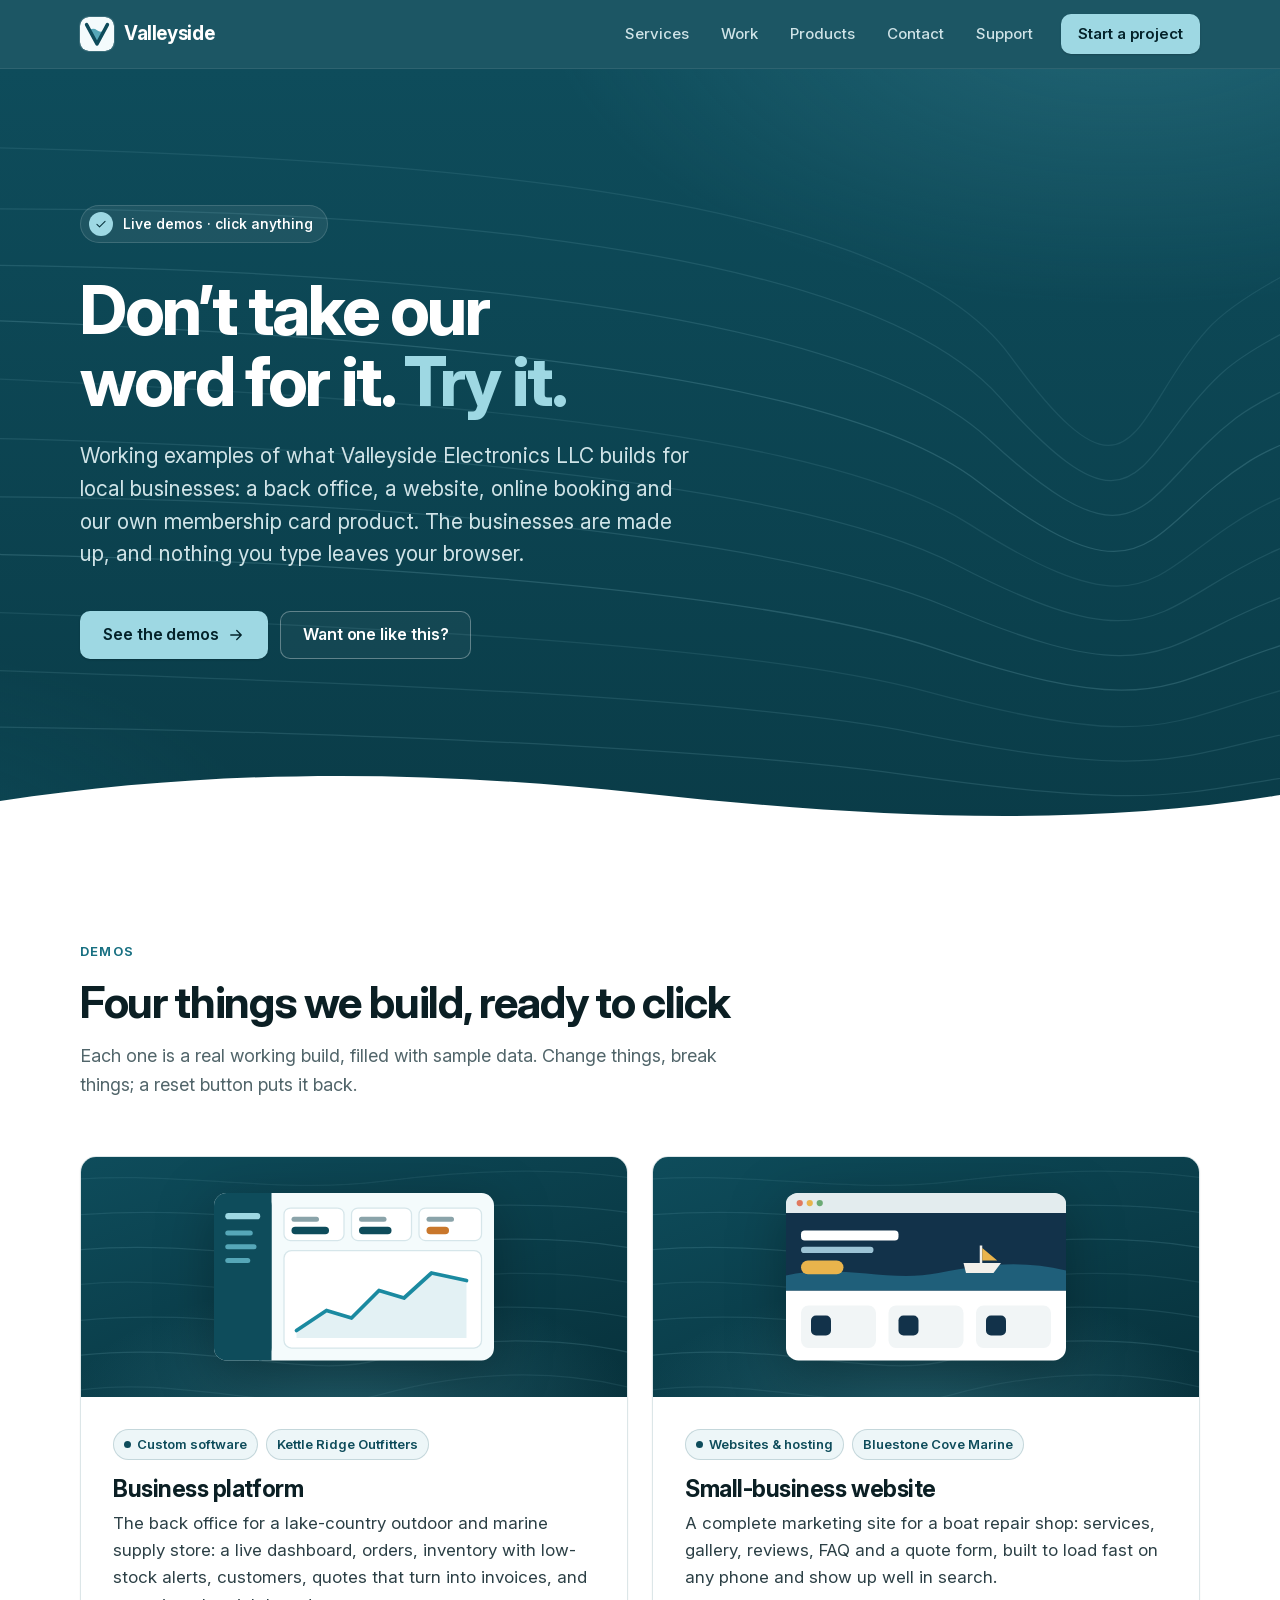
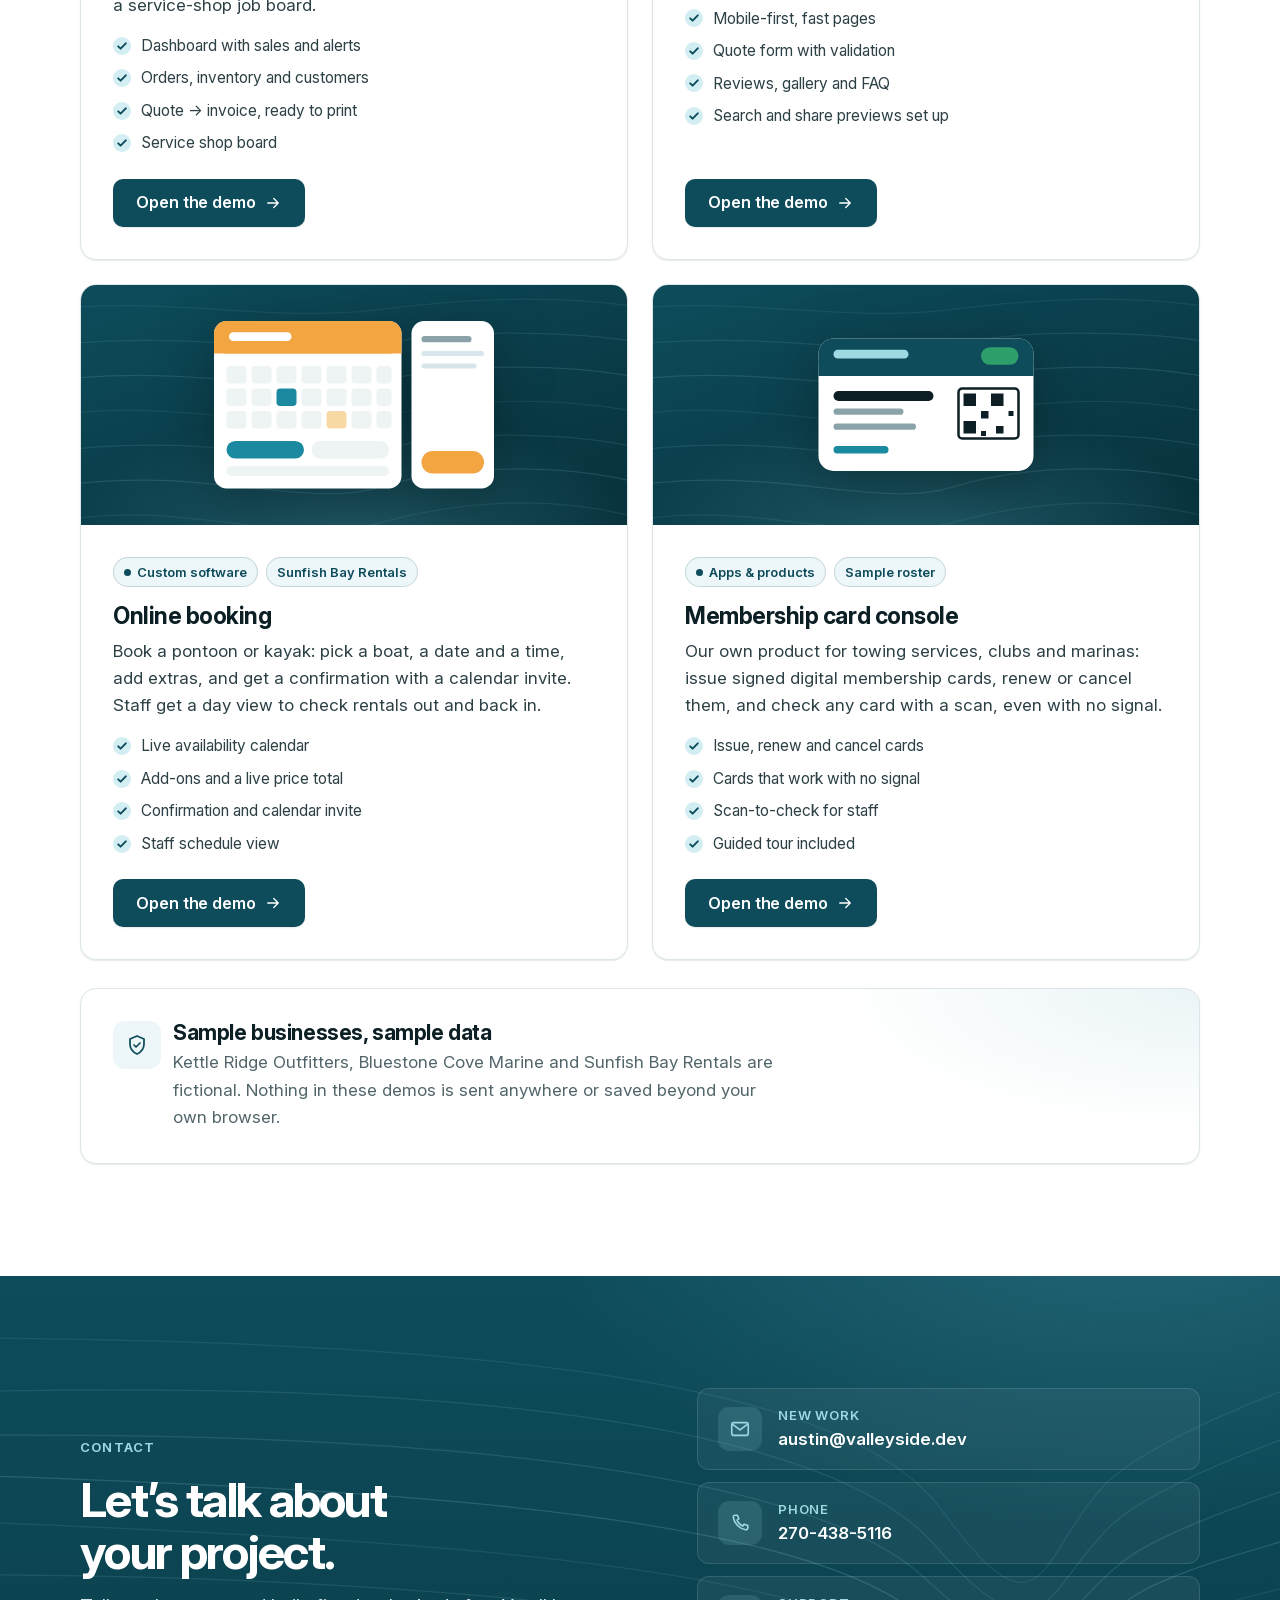
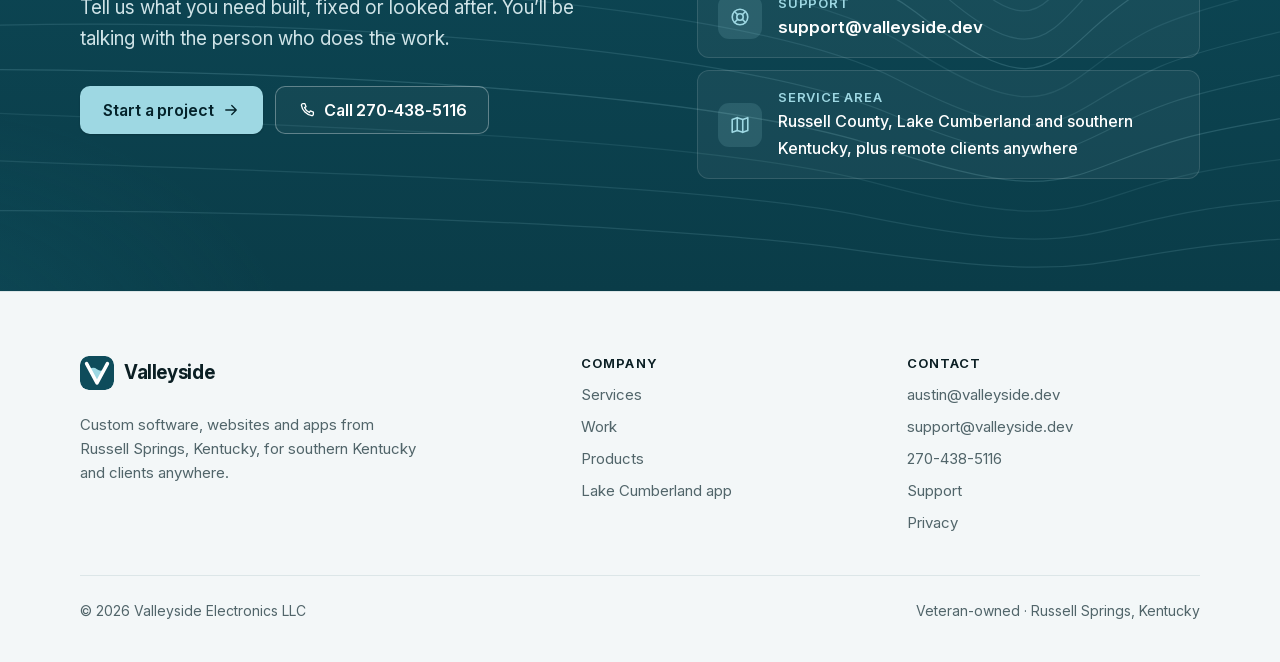
<file: index.html>
<!DOCTYPE html>
<html lang="en">
<head>
<meta charset="UTF-8">
<meta name="viewport" content="width=device-width, initial-scale=1">
<title>Live demos | Valleyside Electronics LLC</title>
<meta name="description" content="Click through working examples of what Valleyside Electronics LLC builds: a business back office, a small-business website, online booking and a membership card console. Fictional businesses, sample data.">
<link rel="canonical" href="https://demo.valleyside.dev/">
<meta name="theme-color" content="#0E4C5B">
<meta property="og:type" content="website">
<meta property="og:site_name" content="Valleyside Electronics LLC">
<meta property="og:title" content="Try it: live demos from Valleyside Electronics LLC">
<meta property="og:description" content="A business back office, a small-business website, online booking and a membership card console you can click through.">
<meta property="og:url" content="https://demo.valleyside.dev/">
<meta property="og:image" content="https://valleyside.dev/og-image.png">
<meta name="twitter:card" content="summary_large_image">
<meta name="twitter:image" content="https://valleyside.dev/og-image.png">
<link rel="icon" href="/favicon-32.png" sizes="32x32" type="image/png">
<link rel="icon" href="/favicon.svg" type="image/svg+xml">
<link rel="apple-touch-icon" href="/apple-touch-icon.png">
<link rel="preload" href="/fonts/InterVariable.woff2" as="font" type="font/woff2" crossorigin>
<link rel="stylesheet" href="/style.css">
<style>
.demo-media { display: grid; place-items: center; text-decoration: none; }
.demo-art { position: relative; width: min(78%, 300px); height: auto; filter: drop-shadow(0 14px 28px rgba(0,0,0,.28)); transition: transform .25s ease; }
.demo-card:hover .demo-art, .demo-card:focus-within .demo-art { transform: translateY(-4px); }
.demo-title { color: inherit; text-decoration: none; }
.demo-title:hover { text-decoration: underline; text-underline-offset: 3px; }
.demo-note { margin-top: 28px; display: flex; gap: 12px; align-items: flex-start; }
@media (prefers-reduced-motion: reduce) { .demo-art { transition: none; } }
</style>
</head>
<body>
<a class="skip-link" href="#main">Skip to content</a>
<header class="site-header">
  <div class="container header-inner">
    <a class="brand" href="https://valleyside.dev/">
      <svg class="brand-mark" viewBox="0 0 32 32" aria-hidden="true" focusable="false"><rect width="32" height="32" rx="8" fill="#F4FBFC"/><path d="M9.05 12.5q3.475-2.8 6.95 0t6.95 0L16 25.4z" fill="#56A7B8"/><path d="M6.2 7.2 16 25.4l9.8-18.2" fill="none" stroke="#0E4C5B" stroke-width="3.3" stroke-linecap="round" stroke-linejoin="round"/></svg>
      <span>Valleyside</span>
    </a>
    <nav class="nav-desktop" aria-label="Main">
      <a href="https://valleyside.dev/#services">Services</a>
      <a href="https://valleyside.dev/#work">Work</a>
      <a href="https://valleyside.dev/#products">Products</a>
      <a href="https://valleyside.dev/#contact">Contact</a>
      <a href="https://valleyside.dev/support/">Support</a>
      <a class="btn btn-light btn-sm" href="mailto:austin@valleyside.dev?subject=New%20project">Start a project</a>
    </nav>
    <details class="nav-mobile">
      <summary><svg class="icon icon-open" viewBox="0 0 24 24" aria-hidden="true" focusable="false"><path d="M4 7h16M4 12h16M4 17h16"/></svg><svg class="icon icon-close" viewBox="0 0 24 24" aria-hidden="true" focusable="false"><path d="M6 6l12 12M18 6 6 18"/></svg><span>Menu</span></summary>
      <nav class="nav-mobile-panel" aria-label="Main">
        <a href="https://valleyside.dev/#services">Services</a>
        <a href="https://valleyside.dev/#work">Work</a>
        <a href="https://valleyside.dev/#products">Products</a>
        <a href="https://valleyside.dev/#contact">Contact</a>
        <a href="https://valleyside.dev/support/">Support</a>
        <a class="btn btn-light" href="mailto:austin@valleyside.dev?subject=New%20project">Start a project</a>
      </nav>
    </details>
  </div>
</header>

<main id="main">
<section class="band-dark hero" aria-labelledby="hero-title">
  <svg class="contours" viewBox="0 0 1440 600" preserveAspectRatio="xMidYMid slice" aria-hidden="true" focusable="false">
    <path d="M-40 60 C520 60 915 92 1014 228 S1110 274 1170 207 S1500 60 1480 60" opacity="0.10"/>
    <path d="M-40 116 C482 96 894 135 1006 261 S1114 304 1181 242 S1538 96 1480 112" opacity="0.12"/>
    <path d="M-40 157 C444 147 873 179 997 294 S1118 334 1193 277 S1576 147 1480 155" opacity="0.14"/>
    <path d="M-40 191 C406 205 852 222 989 328 S1121 363 1204 311 S1614 205 1480 194" opacity="0.18"/>
    <path d="M-40 235 C368 253 831 266 981 361 S1125 393 1216 346 S1652 253 1480 239" opacity="0.10"/>
    <path d="M-40 292 C330 288 810 310 972 394 S1129 423 1227 381 S1690 288 1480 291" opacity="0.12"/>
    <path d="M-40 346 C292 326 790 353 964 427 S1133 452 1238 416 S1728 326 1480 342" opacity="0.14"/>
    <path d="M-40 385 C254 379 769 397 955 460 S1137 482 1250 451 S1766 379 1480 384" opacity="0.18"/>
    <path d="M-40 420 C216 436 748 440 947 494 S1140 512 1261 485 S1804 436 1480 423" opacity="0.10"/>
    <path d="M-40 466 C178 482 727 484 939 527 S1144 541 1273 520 S1842 482 1480 469" opacity="0.12"/>
    <path d="M-40 524 C140 516 706 528 930 560 S1148 571 1284 555 S1880 516 1480 523" opacity="0.14"/>
  </svg>
  <div class="container">
    <div class="hero-inner">
      <p class="trust"><span class="trust-star"><svg class="icon" viewBox="0 0 24 24" aria-hidden="true" focusable="false"><path d="M5 12.5l4.5 4.5L19 7.5"/></svg></span>Live demos &middot; click anything</p>
      <h1 id="hero-title">Don&rsquo;t take our word for it. <span class="soft">Try it.</span></h1>
      <p class="hero-lede">Working examples of what Valleyside Electronics LLC builds for local businesses: a back office, a website, online booking and our own membership card product. The businesses are made up, and nothing you type leaves your browser.</p>
      <div class="btn-row">
        <a class="btn btn-light" href="#demos">See the demos <svg class="icon arrow" viewBox="0 0 24 24" aria-hidden="true" focusable="false"><path d="M5 12h14M13 6l6 6-6 6"/></svg></a>
        <a class="btn btn-ghost" href="mailto:austin@valleyside.dev?subject=Something%20like%20the%20demo">Want one like this?</a>
      </div>
    </div>
  </div>
  <svg class="wave-edge" viewBox="0 0 1440 64" preserveAspectRatio="none" aria-hidden="true" focusable="false"><path fill="currentColor" d="M0 38C240 6 470 6 720 30s490 36 720 2V64H0z"/></svg>
</section>

<section class="section" id="demos" aria-labelledby="demos-title">
  <div class="container">
    <div class="section-head">
      <span class="eyebrow">Demos</span>
      <h2 id="demos-title">Four things we build, ready to click</h2>
      <p>Each one is a real working build, filled with sample data. Change things, break things; a reset button puts it back.</p>
    </div>
    <div class="grid-2">
      <article class="card product demo-card">
        <a class="product-media demo-media" href="/platform/" tabindex="-1" aria-hidden="true">
          <svg class="contours" viewBox="0 0 400 220" preserveAspectRatio="xMidYMid slice" aria-hidden="true" focusable="false">
        <path d="M-20 40 C60 30 140 50 220 40 S360 30 420 40" opacity="0.10"/>
        <path d="M-20 66 C95 54.5 175 77.5 220 66 S360 54.5 420 66" opacity="0.13"/>
        <path d="M-20 92 C80 79 160 105 220 92 S360 79 420 92" opacity="0.16"/>
        <path d="M-20 118 C65 103.5 145 132.5 220 118 S360 103.5 420 118" opacity="0.10"/>
        <path d="M-20 144 C100 128 180 160 220 144 S360 128 420 144" opacity="0.13"/>
        <path d="M-20 170 C85 152.5 165 187.5 220 170 S360 152.5 420 170" opacity="0.16"/>
        <path d="M-20 196 C70 177 150 215 220 196 S360 177 420 196" opacity="0.10"/>
      </svg>
          <svg class="demo-art" viewBox="0 0 240 150" aria-hidden="true" focusable="false">
  <rect x="8" y="8" width="224" height="134" rx="10" fill="#F4FBFC"/>
  <rect x="8" y="8" width="46" height="134" rx="10" fill="#0E4C5B"/><rect x="44" y="8" width="10" height="134" fill="#0E4C5B"/>
  <rect x="17" y="24" width="28" height="5" rx="2.5" fill="#9ED8E3"/><rect x="17" y="38" width="22" height="4" rx="2" fill="#56A7B8"/><rect x="17" y="49" width="25" height="4" rx="2" fill="#56A7B8"/><rect x="17" y="60" width="20" height="4" rx="2" fill="#56A7B8"/>
  <rect x="64" y="20" width="48" height="26" rx="5" fill="#fff" stroke="#D6E6EA"/><rect x="118" y="20" width="48" height="26" rx="5" fill="#fff" stroke="#D6E6EA"/><rect x="172" y="20" width="50" height="26" rx="5" fill="#fff" stroke="#D6E6EA"/>
  <rect x="70" y="27" width="22" height="4" rx="2" fill="#8AA3A9"/><rect x="70" y="35" width="30" height="6" rx="3" fill="#0E4C5B"/>
  <rect x="124" y="27" width="22" height="4" rx="2" fill="#8AA3A9"/><rect x="124" y="35" width="26" height="6" rx="3" fill="#0E4C5B"/>
  <rect x="178" y="27" width="22" height="4" rx="2" fill="#8AA3A9"/><rect x="178" y="35" width="18" height="6" rx="3" fill="#C9772B"/>
  <rect x="64" y="54" width="158" height="78" rx="6" fill="#fff" stroke="#D6E6EA"/>
  <path d="M74 118 L98 102 L118 108 L140 86 L160 92 L182 72 L210 78" fill="none" stroke="#1B8AA0" stroke-width="3" stroke-linecap="round" stroke-linejoin="round"/>
  <path d="M74 118 L98 102 L118 108 L140 86 L160 92 L182 72 L210 78 L210 124 L74 124 Z" fill="#1B8AA0" opacity="0.12"/>
</svg>
        </a>
        <div class="product-body">
          <div class="badges">
            <span class="badge"><span class="dot"></span>Custom software</span>
            <span class="badge">Kettle Ridge Outfitters</span>
          </div>
          <h3><a class="demo-title" href="/platform/">Business platform</a></h3>
          <p>The back office for a lake-country outdoor and marine supply store: a live dashboard, orders, inventory with low-stock alerts, customers, quotes that turn into invoices, and a service-shop job board.</p>
          <ul class="checks">
            <li>Dashboard with sales and alerts</li>
            <li>Orders, inventory and customers</li>
            <li>Quote → invoice, ready to print</li>
            <li>Service shop board</li>
          </ul>
          <div class="card-foot">
            <a class="btn btn-primary" href="/platform/">Open the demo <svg class="icon arrow" viewBox="0 0 24 24" aria-hidden="true" focusable="false"><path d="M5 12h14M13 6l6 6-6 6"/></svg></a>
          </div>
        </div>
      </article>
      <article class="card product demo-card">
        <a class="product-media demo-media" href="/website/" tabindex="-1" aria-hidden="true">
          <svg class="contours" viewBox="0 0 400 220" preserveAspectRatio="xMidYMid slice" aria-hidden="true" focusable="false">
        <path d="M-20 40 C60 30 140 50 220 40 S360 30 420 40" opacity="0.10"/>
        <path d="M-20 66 C95 54.5 175 77.5 220 66 S360 54.5 420 66" opacity="0.13"/>
        <path d="M-20 92 C80 79 160 105 220 92 S360 79 420 92" opacity="0.16"/>
        <path d="M-20 118 C65 103.5 145 132.5 220 118 S360 103.5 420 118" opacity="0.10"/>
        <path d="M-20 144 C100 128 180 160 220 144 S360 128 420 144" opacity="0.13"/>
        <path d="M-20 170 C85 152.5 165 187.5 220 170 S360 152.5 420 170" opacity="0.16"/>
        <path d="M-20 196 C70 177 150 215 220 196 S360 177 420 196" opacity="0.10"/>
      </svg>
          <svg class="demo-art" viewBox="0 0 240 150" aria-hidden="true" focusable="false">
  <rect x="8" y="8" width="224" height="134" rx="10" fill="#fff"/>
  <rect x="8" y="8" width="224" height="16" rx="10" fill="#E3ECEE"/><rect x="8" y="16" width="224" height="8" fill="#E3ECEE"/>
  <circle cx="19" cy="16" r="2.5" fill="#E07A5F"/><circle cx="27" cy="16" r="2.5" fill="#E9B44C"/><circle cx="35" cy="16" r="2.5" fill="#6BAA75"/>
  <rect x="8" y="24" width="224" height="62" fill="#12324A"/>
  <path d="M8 74 C50 64 90 80 130 72 S200 62 232 70 V86 H8 Z" fill="#1F5F7A"/>
  <path d="M150 64 l30 0 l-6 8 l-22 0 z" fill="#F2F0EA"/><rect x="163" y="50" width="2" height="14" fill="#F2F0EA"/><path d="M165 52 l12 10 h-12 z" fill="#E9B44C"/>
  <rect x="20" y="38" width="78" height="8" rx="3" fill="#fff"/><rect x="20" y="51" width="58" height="5" rx="2.5" fill="#9CC3D5"/>
  <rect x="20" y="62" width="34" height="11" rx="5.5" fill="#E9B44C"/>
  <rect x="20" y="98" width="60" height="34" rx="6" fill="#F1F5F6"/><rect x="90" y="98" width="60" height="34" rx="6" fill="#F1F5F6"/><rect x="160" y="98" width="60" height="34" rx="6" fill="#F1F5F6"/>
  <rect x="28" y="106" width="16" height="16" rx="4" fill="#12324A"/><rect x="98" y="106" width="16" height="16" rx="4" fill="#12324A"/><rect x="168" y="106" width="16" height="16" rx="4" fill="#12324A"/>
</svg>
        </a>
        <div class="product-body">
          <div class="badges">
            <span class="badge"><span class="dot"></span>Websites & hosting</span>
            <span class="badge">Bluestone Cove Marine</span>
          </div>
          <h3><a class="demo-title" href="/website/">Small-business website</a></h3>
          <p>A complete marketing site for a boat repair shop: services, gallery, reviews, FAQ and a quote form, built to load fast on any phone and show up well in search.</p>
          <ul class="checks">
            <li>Mobile-first, fast pages</li>
            <li>Quote form with validation</li>
            <li>Reviews, gallery and FAQ</li>
            <li>Search and share previews set up</li>
          </ul>
          <div class="card-foot">
            <a class="btn btn-primary" href="/website/">Open the demo <svg class="icon arrow" viewBox="0 0 24 24" aria-hidden="true" focusable="false"><path d="M5 12h14M13 6l6 6-6 6"/></svg></a>
          </div>
        </div>
      </article>
      <article class="card product demo-card">
        <a class="product-media demo-media" href="/booking/" tabindex="-1" aria-hidden="true">
          <svg class="contours" viewBox="0 0 400 220" preserveAspectRatio="xMidYMid slice" aria-hidden="true" focusable="false">
        <path d="M-20 40 C60 30 140 50 220 40 S360 30 420 40" opacity="0.10"/>
        <path d="M-20 66 C95 54.5 175 77.5 220 66 S360 54.5 420 66" opacity="0.13"/>
        <path d="M-20 92 C80 79 160 105 220 92 S360 79 420 92" opacity="0.16"/>
        <path d="M-20 118 C65 103.5 145 132.5 220 118 S360 103.5 420 118" opacity="0.10"/>
        <path d="M-20 144 C100 128 180 160 220 144 S360 128 420 144" opacity="0.13"/>
        <path d="M-20 170 C85 152.5 165 187.5 220 170 S360 152.5 420 170" opacity="0.16"/>
        <path d="M-20 196 C70 177 150 215 220 196 S360 177 420 196" opacity="0.10"/>
      </svg>
          <svg class="demo-art" viewBox="0 0 240 150" aria-hidden="true" focusable="false">
  <rect x="8" y="8" width="150" height="134" rx="10" fill="#fff"/>
  <rect x="8" y="8" width="150" height="26" rx="10" fill="#F2A541"/><rect x="8" y="24" width="150" height="10" fill="#F2A541"/>
  <rect x="20" y="17" width="50" height="7" rx="3.5" fill="#fff"/>
  <g fill="#EEF3F4">
    <rect x="18" y="44" width="16" height="14" rx="3"/><rect x="38" y="44" width="16" height="14" rx="3"/><rect x="58" y="44" width="16" height="14" rx="3"/><rect x="78" y="44" width="16" height="14" rx="3"/><rect x="98" y="44" width="16" height="14" rx="3"/><rect x="118" y="44" width="16" height="14" rx="3"/><rect x="138" y="44" width="12" height="14" rx="3"/>
    <rect x="18" y="62" width="16" height="14" rx="3"/><rect x="38" y="62" width="16" height="14" rx="3"/><rect x="78" y="62" width="16" height="14" rx="3"/><rect x="98" y="62" width="16" height="14" rx="3"/><rect x="118" y="62" width="16" height="14" rx="3"/><rect x="138" y="62" width="12" height="14" rx="3"/>
    <rect x="18" y="80" width="16" height="14" rx="3"/><rect x="38" y="80" width="16" height="14" rx="3"/><rect x="58" y="80" width="16" height="14" rx="3"/><rect x="78" y="80" width="16" height="14" rx="3"/><rect x="118" y="80" width="16" height="14" rx="3"/><rect x="138" y="80" width="12" height="14" rx="3"/>
  </g>
  <rect x="58" y="62" width="16" height="14" rx="3" fill="#1B8AA0"/><rect x="98" y="80" width="16" height="14" rx="3" fill="#F7D9A6"/>
  <rect x="18" y="104" width="62" height="14" rx="7" fill="#1B8AA0"/><rect x="86" y="104" width="62" height="14" rx="7" fill="#EEF3F4"/>
  <rect x="18" y="124" width="130" height="8" rx="4" fill="#EEF3F4"/>
  <rect x="166" y="8" width="66" height="134" rx="10" fill="#fff"/>
  <rect x="174" y="20" width="40" height="5" rx="2.5" fill="#8AA3A9"/><rect x="174" y="32" width="50" height="4" rx="2" fill="#D6E6EA"/><rect x="174" y="42" width="44" height="4" rx="2" fill="#D6E6EA"/>
  <rect x="174" y="112" width="50" height="18" rx="9" fill="#F2A541"/>
</svg>
        </a>
        <div class="product-body">
          <div class="badges">
            <span class="badge"><span class="dot"></span>Custom software</span>
            <span class="badge">Sunfish Bay Rentals</span>
          </div>
          <h3><a class="demo-title" href="/booking/">Online booking</a></h3>
          <p>Book a pontoon or kayak: pick a boat, a date and a time, add extras, and get a confirmation with a calendar invite. Staff get a day view to check rentals out and back in.</p>
          <ul class="checks">
            <li>Live availability calendar</li>
            <li>Add-ons and a live price total</li>
            <li>Confirmation and calendar invite</li>
            <li>Staff schedule view</li>
          </ul>
          <div class="card-foot">
            <a class="btn btn-primary" href="/booking/">Open the demo <svg class="icon arrow" viewBox="0 0 24 24" aria-hidden="true" focusable="false"><path d="M5 12h14M13 6l6 6-6 6"/></svg></a>
          </div>
        </div>
      </article>
      <article class="card product demo-card">
        <a class="product-media demo-media" href="/cards/" tabindex="-1" aria-hidden="true">
          <svg class="contours" viewBox="0 0 400 220" preserveAspectRatio="xMidYMid slice" aria-hidden="true" focusable="false">
        <path d="M-20 40 C60 30 140 50 220 40 S360 30 420 40" opacity="0.10"/>
        <path d="M-20 66 C95 54.5 175 77.5 220 66 S360 54.5 420 66" opacity="0.13"/>
        <path d="M-20 92 C80 79 160 105 220 92 S360 79 420 92" opacity="0.16"/>
        <path d="M-20 118 C65 103.5 145 132.5 220 118 S360 103.5 420 118" opacity="0.10"/>
        <path d="M-20 144 C100 128 180 160 220 144 S360 128 420 144" opacity="0.13"/>
        <path d="M-20 170 C85 152.5 165 187.5 220 170 S360 152.5 420 170" opacity="0.16"/>
        <path d="M-20 196 C70 177 150 215 220 196 S360 177 420 196" opacity="0.10"/>
      </svg>
          <svg class="demo-art" viewBox="0 0 240 150" aria-hidden="true" focusable="false">
  <rect x="34" y="22" width="172" height="106" rx="12" fill="#fff"/>
  <rect x="34" y="22" width="172" height="30" rx="12" fill="#0E4C5B"/><rect x="34" y="40" width="172" height="12" fill="#0E4C5B"/>
  <rect x="46" y="31" width="60" height="7" rx="3.5" fill="#9ED8E3"/><rect x="164" y="29" width="30" height="14" rx="7" fill="#2E9E6B"/>
  <rect x="46" y="64" width="80" height="8" rx="4" fill="#0D1F24"/><rect x="46" y="78" width="56" height="5" rx="2.5" fill="#8AA3A9"/><rect x="46" y="90" width="66" height="5" rx="2.5" fill="#8AA3A9"/><rect x="46" y="108" width="44" height="6" rx="3" fill="#1B8AA0"/>
  <g fill="#0D1F24"><rect x="150" y="66" width="10" height="10"/><rect x="172" y="66" width="10" height="10"/><rect x="150" y="88" width="10" height="10"/><rect x="164" y="80" width="6" height="6"/><rect x="176" y="92" width="6" height="6"/><rect x="164" y="96" width="4" height="4"/><rect x="186" y="80" width="4" height="4"/></g>
  <rect x="146" y="62" width="48" height="40" rx="3" fill="none" stroke="#0D1F24" stroke-width="2"/>
</svg>
        </a>
        <div class="product-body">
          <div class="badges">
            <span class="badge"><span class="dot"></span>Apps & products</span>
            <span class="badge">Sample roster</span>
          </div>
          <h3><a class="demo-title" href="/cards/">Membership card console</a></h3>
          <p>Our own product for towing services, clubs and marinas: issue signed digital membership cards, renew or cancel them, and check any card with a scan, even with no signal.</p>
          <ul class="checks">
            <li>Issue, renew and cancel cards</li>
            <li>Cards that work with no signal</li>
            <li>Scan-to-check for staff</li>
            <li>Guided tour included</li>
          </ul>
          <div class="card-foot">
            <a class="btn btn-primary" href="/cards/">Open the demo <svg class="icon arrow" viewBox="0 0 24 24" aria-hidden="true" focusable="false"><path d="M5 12h14M13 6l6 6-6 6"/></svg></a>
          </div>
        </div>
      </article>
    </div>
    <div class="card retainer demo-note">
      <span class="tile"><svg class="icon" viewBox="0 0 24 24" aria-hidden="true" focusable="false"><path d="M12 3l7 3v5c0 4.5-3 8.2-7 10-4-1.8-7-5.5-7-10V6z"/><path d="M9 12l2 2 4-4"/></svg></span>
      <div>
        <h3>Sample businesses, sample data</h3>
        <p>Kettle Ridge Outfitters, Bluestone Cove Marine and Sunfish Bay Rentals are fictional. Nothing in these demos is sent anywhere or saved beyond your own browser.</p>
      </div>
    </div>
  </div>
</section>

<section class="band-dark contact" id="contact" aria-labelledby="contact-title">
  <svg class="contours" viewBox="0 0 1440 600" preserveAspectRatio="xMidYMid slice" aria-hidden="true" focusable="false">
    <path d="M-40 60 C520 60 915 92 1014 228 S1110 274 1170 207 S1500 60 1480 60" opacity="0.10"/>
    <path d="M-40 116 C482 96 894 135 1006 261 S1114 304 1181 242 S1538 96 1480 112" opacity="0.12"/>
    <path d="M-40 157 C444 147 873 179 997 294 S1118 334 1193 277 S1576 147 1480 155" opacity="0.14"/>
    <path d="M-40 191 C406 205 852 222 989 328 S1121 363 1204 311 S1614 205 1480 194" opacity="0.18"/>
    <path d="M-40 235 C368 253 831 266 981 361 S1125 393 1216 346 S1652 253 1480 239" opacity="0.10"/>
    <path d="M-40 292 C330 288 810 310 972 394 S1129 423 1227 381 S1690 288 1480 291" opacity="0.12"/>
    <path d="M-40 346 C292 326 790 353 964 427 S1133 452 1238 416 S1728 326 1480 342" opacity="0.14"/>
    <path d="M-40 385 C254 379 769 397 955 460 S1137 482 1250 451 S1766 379 1480 384" opacity="0.18"/>
    <path d="M-40 420 C216 436 748 440 947 494 S1140 512 1261 485 S1804 436 1480 423" opacity="0.10"/>
    <path d="M-40 466 C178 482 727 484 939 527 S1144 541 1273 520 S1842 482 1480 469" opacity="0.12"/>
    <path d="M-40 524 C140 516 706 528 930 560 S1148 571 1284 555 S1880 516 1480 523" opacity="0.14"/>
  </svg>
  <div class="container contact-grid">
    <div>
      <span class="eyebrow">Contact</span>
      <h2 id="contact-title">Let&rsquo;s talk about your project.</h2>
      <p class="lede">Tell us what you need built, fixed or looked after. You&rsquo;ll be talking with the person who does the work.</p>
      <div class="btn-row">
        <a class="btn btn-light" href="mailto:austin@valleyside.dev?subject=New%20project">Start a project <svg class="icon arrow" viewBox="0 0 24 24" aria-hidden="true" focusable="false"><path d="M5 12h14M13 6l6 6-6 6"/></svg></a>
        <a class="btn btn-ghost" href="tel:+12704385116"><svg class="icon" viewBox="0 0 24 24" aria-hidden="true" focusable="false"><path d="M6.6 3.5h2.6l1.5 4-2 1.3a11 11 0 0 0 6.5 6.5l1.3-2 4 1.5v2.6a2 2 0 0 1-2.2 2A16.5 16.5 0 0 1 4.6 5.7a2 2 0 0 1 2-2.2z"/></svg>Call 270-438-5116</a>
      </div>
    </div>
    <ul class="contact-list">
      <li class="contact-item"><span class="ci-icon"><svg class="icon" viewBox="0 0 24 24" aria-hidden="true" focusable="false"><rect x="3" y="5" width="18" height="14" rx="2.5"/><path d="m4 7 8 6 8-6"/></svg></span><div><span class="label">New work</span><a href="mailto:austin@valleyside.dev?subject=New%20project">austin@valleyside.dev</a></div></li>
      <li class="contact-item"><span class="ci-icon"><svg class="icon" viewBox="0 0 24 24" aria-hidden="true" focusable="false"><path d="M6.6 3.5h2.6l1.5 4-2 1.3a11 11 0 0 0 6.5 6.5l1.3-2 4 1.5v2.6a2 2 0 0 1-2.2 2A16.5 16.5 0 0 1 4.6 5.7a2 2 0 0 1 2-2.2z"/></svg></span><div><span class="label">Phone</span><a href="tel:+12704385116">270-438-5116</a></div></li>
      <li class="contact-item"><span class="ci-icon"><svg class="icon" viewBox="0 0 24 24" aria-hidden="true" focusable="false"><circle cx="12" cy="12" r="8.5"/><circle cx="12" cy="12" r="3.5"/><path d="M6 6l3.5 3.5M14.5 14.5 18 18M18 6l-3.5 3.5M9.5 14.5 6 18"/></svg></span><div><span class="label">Support</span><a href="mailto:support@valleyside.dev">support@valleyside.dev</a></div></li>
      <li class="contact-item"><span class="ci-icon"><svg class="icon" viewBox="0 0 24 24" aria-hidden="true" focusable="false"><path d="M9 4 3.5 6v14L9 18l6 2 5.5-2V4L15 6z"/><path d="M9 4v14M15 6v14"/></svg></span><div><span class="label">Service area</span><span class="value">Russell County, Lake Cumberland and southern Kentucky, plus remote clients anywhere</span></div></li>
    </ul>
  </div>
</section>
</main>

<footer class="site-footer">
  <div class="container">
    <div class="footer-top">
      <div class="footer-brand">
        <a class="brand" href="https://valleyside.dev/">
          <svg class="brand-mark" viewBox="0 0 32 32" aria-hidden="true" focusable="false"><rect width="32" height="32" rx="8" fill="#0E4C5B"/><path d="M9.05 12.5q3.475-2.8 6.95 0t6.95 0L16 25.4z" fill="#9ED8E3"/><path d="M6.2 7.2 16 25.4l9.8-18.2" fill="none" stroke="#FFFFFF" stroke-width="3.3" stroke-linecap="round" stroke-linejoin="round"/></svg>
          <span>Valleyside</span>
        </a>
        <p>Custom software, websites and apps from Russell Springs, Kentucky, for southern Kentucky and clients anywhere.</p>
      </div>
      <div class="footer-col">
        <h2>Company</h2>
        <ul>
          <li><a href="https://valleyside.dev/#services">Services</a></li>
          <li><a href="https://valleyside.dev/#work">Work</a></li>
          <li><a href="https://valleyside.dev/#products">Products</a></li>
          <li><a href="https://valleyside.dev/lake-cumberland/">Lake Cumberland app</a></li>
        </ul>
      </div>
      <div class="footer-col">
        <h2>Contact</h2>
        <ul>
          <li><a href="mailto:austin@valleyside.dev">austin@valleyside.dev</a></li>
          <li><a href="mailto:support@valleyside.dev">support@valleyside.dev</a></li>
          <li><a href="tel:+12704385116">270-438-5116</a></li>
          <li><a href="https://valleyside.dev/support/">Support</a></li>
          <li><a href="https://valleyside.dev/privacy/">Privacy</a></li>
        </ul>
      </div>
    </div>
    <div class="footer-bottom">
      <p>&copy; 2026 Valleyside Electronics LLC</p>
      <p>Veteran-owned &middot; Russell Springs, Kentucky</p>
    </div>
  </div>
</footer>
<script>document.querySelectorAll('.nav-mobile a').forEach(function(a){a.addEventListener('click',function(){a.closest('details').removeAttribute('open');});});</script>
</body>
</html>
</file>
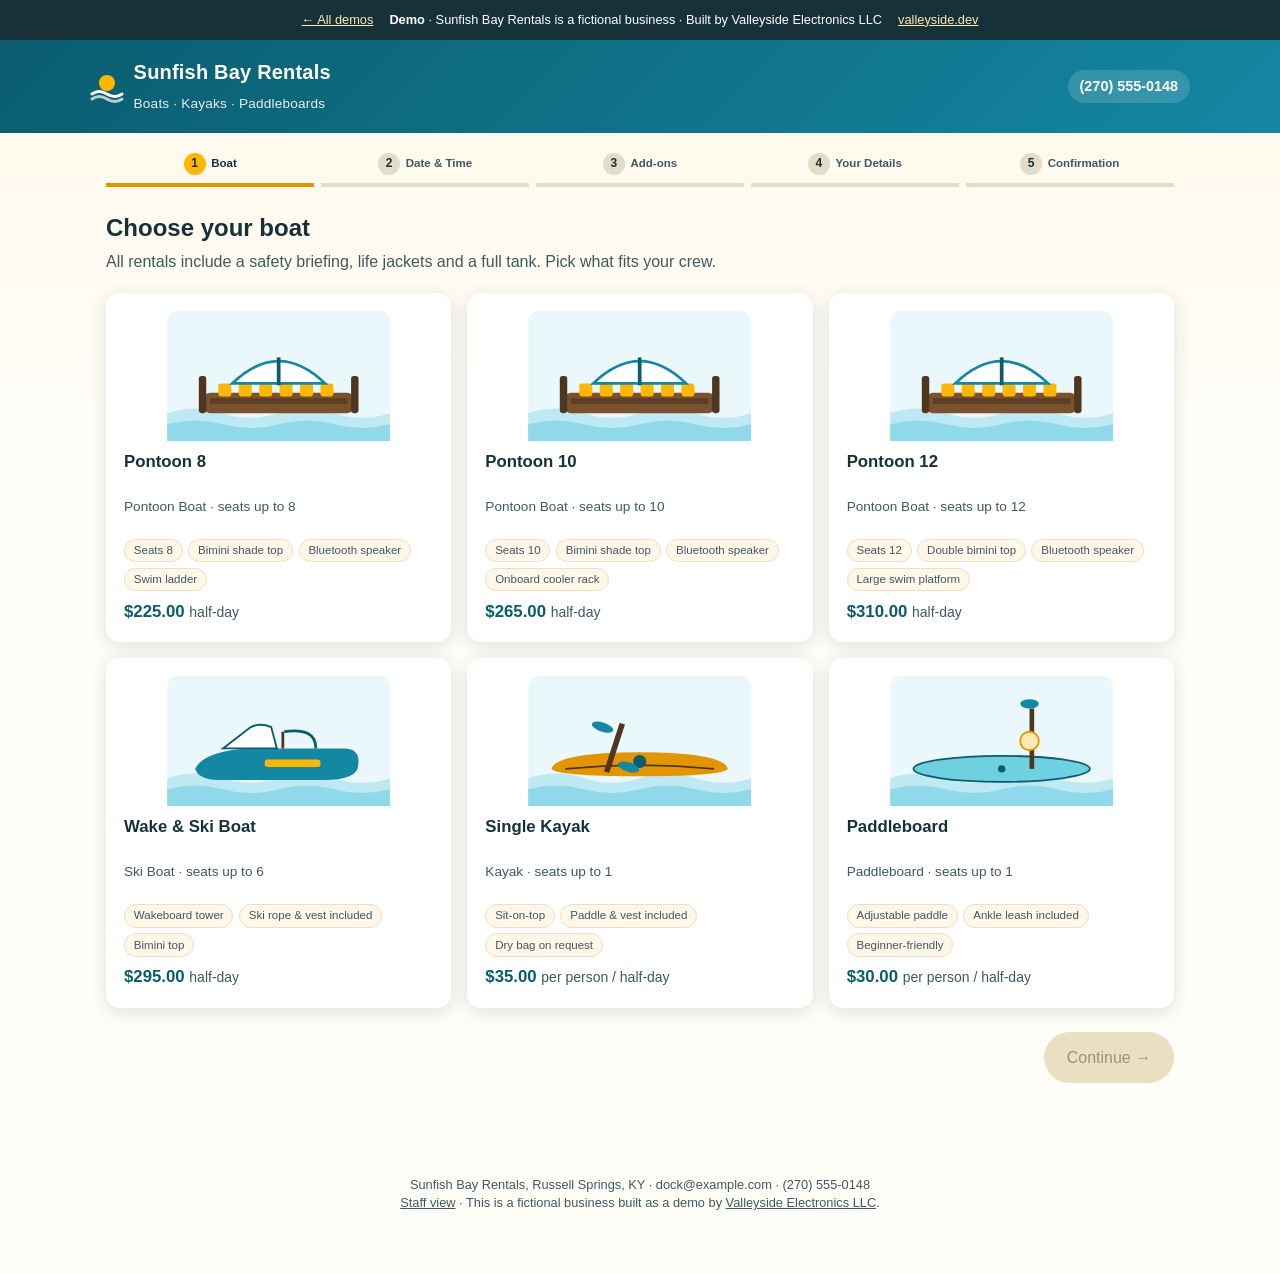
<file: booking/index.html>
<!doctype html>
<html lang="en">
<head>
<meta charset="utf-8">
<meta name="viewport" content="width=device-width, initial-scale=1">
<title>Book a Rental — Sunfish Bay Rentals (Demo)</title>
<meta name="description" content="Clickable demo of a boat, kayak &amp; paddleboard rental booking flow for a fictional Kentucky lake dock, built by Valleyside Electronics LLC.">
<link rel="stylesheet" href="styles.css">
</head>
<body>
<div class="demo-banner">
  <a href="/">&larr; All demos</a>
  <span><strong>Demo</strong> &middot; Sunfish Bay Rentals is a fictional business &middot; Built by Valleyside Electronics LLC</span>
  <a href="https://valleyside.dev">valleyside.dev</a>
</div>

<header class="site-header">
  <div class="site-header-inner">
    <a href="#/boat" class="brand">
      <svg width="34" height="34" viewBox="0 0 34 34" aria-hidden="true"><circle cx="17" cy="13" r="8" fill="#ffb703"/><path d="M2 24 Q9 19 17 24 T32 24" fill="none" stroke="#fff" stroke-width="3" stroke-linecap="round"/><path d="M2 29 Q9 24 17 29 T32 29" fill="none" stroke="#fff" stroke-width="3" stroke-linecap="round" opacity="0.7"/></svg>
      <span>Sunfish Bay Rentals<br><span class="brand-tag">Boats &middot; Kayaks &middot; Paddleboards</span></span>
    </a>
    <a class="header-phone" href="tel:2705550148">(270) 555-0148</a>
  </div>
</header>

<main>
  <ol class="steps" id="stepIndicator"></ol>
  <div class="flow-layout" id="flowLayout">
    <div id="stepContent"></div>
    <aside class="summary-sticky desktop-only" id="summaryPanel" hidden></aside>
  </div>
</main>

<div class="bottom-bar" id="bottomBar" hidden>
  <div class="bb-total" id="bottomBarTotal"></div>
  <button type="button" class="btn btn-primary" id="bottomBarBtn">Continue</button>
</div>

<footer class="site-footer">
  <p>Sunfish Bay Rentals, Russell Springs, KY &middot; dock@example.com &middot; (270) 555-0148<br>
  <a href="staff.html">Staff view</a> &middot; This is a fictional business built as a demo by
  <a href="https://valleyside.dev">Valleyside Electronics LLC</a>.</p>
</footer>

<script src="data.js"></script>
<script src="app.js"></script>
</body>
</html>
</file>
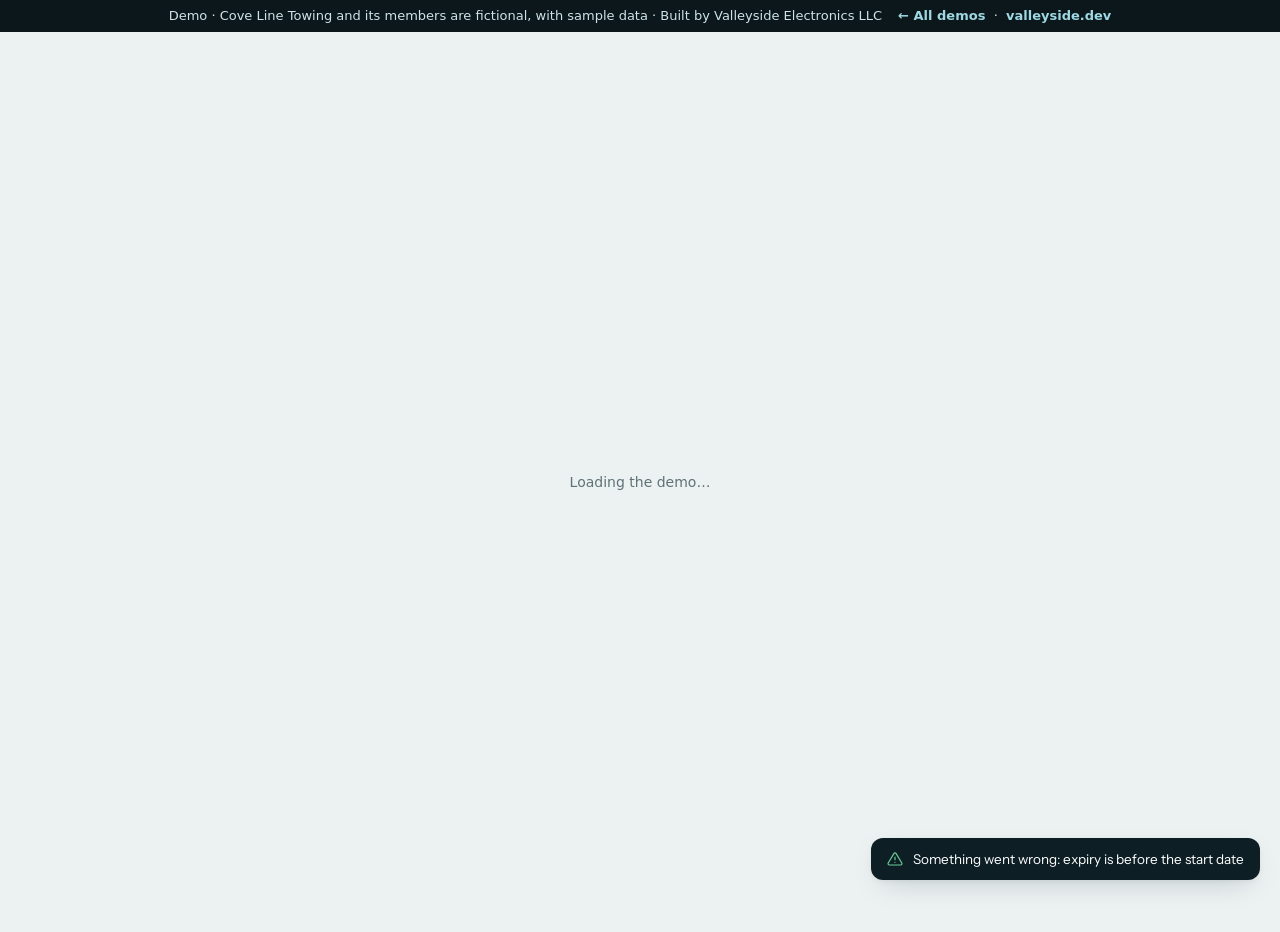
<file: cards/index.html>
<!doctype html>
<html lang="en">
<head>
<meta charset="utf-8">
<meta name="viewport" content="width=device-width, initial-scale=1">
<meta name="referrer" content="no-referrer">
<meta name="theme-color" content="#0A2A33">
<title>Membership Card Console demo · Valleyside Electronics LLC</title>
<meta name="description" content="Try the membership card console with a fictional sample roster: issue, renew and cancel signed digital cards. Nothing is sent anywhere.">
<link rel="preconnect" href="https://fonts.googleapis.com">
<link rel="preconnect" href="https://fonts.gstatic.com" crossorigin>
<link rel="stylesheet" href="https://fonts.googleapis.com/css2?family=Bricolage+Grotesque:opsz,wght@12..96,500;12..96,600;12..96,700&family=Instrument+Sans:wght@400;500;600;700&family=JetBrains+Mono:wght@500;600;700&display=swap">
<link rel="stylesheet" href="console/styles.css">
<style>
.vs-demo-bar{position:sticky;top:0;z-index:1000;display:flex;flex-wrap:wrap;gap:4px 16px;align-items:center;justify-content:center;padding:7px 14px;background:#0B171B;color:#CFE3E7;font:500 13px/1.4 system-ui,-apple-system,"Segoe UI",Roboto,sans-serif;text-align:center}
.vs-demo-bar a{color:#9ED8E3;font-weight:600;text-decoration:none}
.vs-demo-bar a:hover,.vs-demo-bar a:focus-visible{text-decoration:underline}
</style>
</head>
<body>
<div class="vs-demo-bar" role="note"><span>Demo &middot; Cove Line Towing and its members are fictional, with sample data &middot; Built by Valleyside Electronics LLC</span><span><a href="/">&larr; All demos</a> &nbsp;&middot;&nbsp; <a href="https://valleyside.dev">valleyside.dev</a></span></div>
<div id="root"><div style="min-height:100vh;display:grid;place-items:center;color:#5F7277;font:14px system-ui">Loading the demo…</div></div>
<script>window.CONSOLE_DEMO = true;</script>
<script type="module" src="console/app.js"></script>
</body>
</html>
</file>
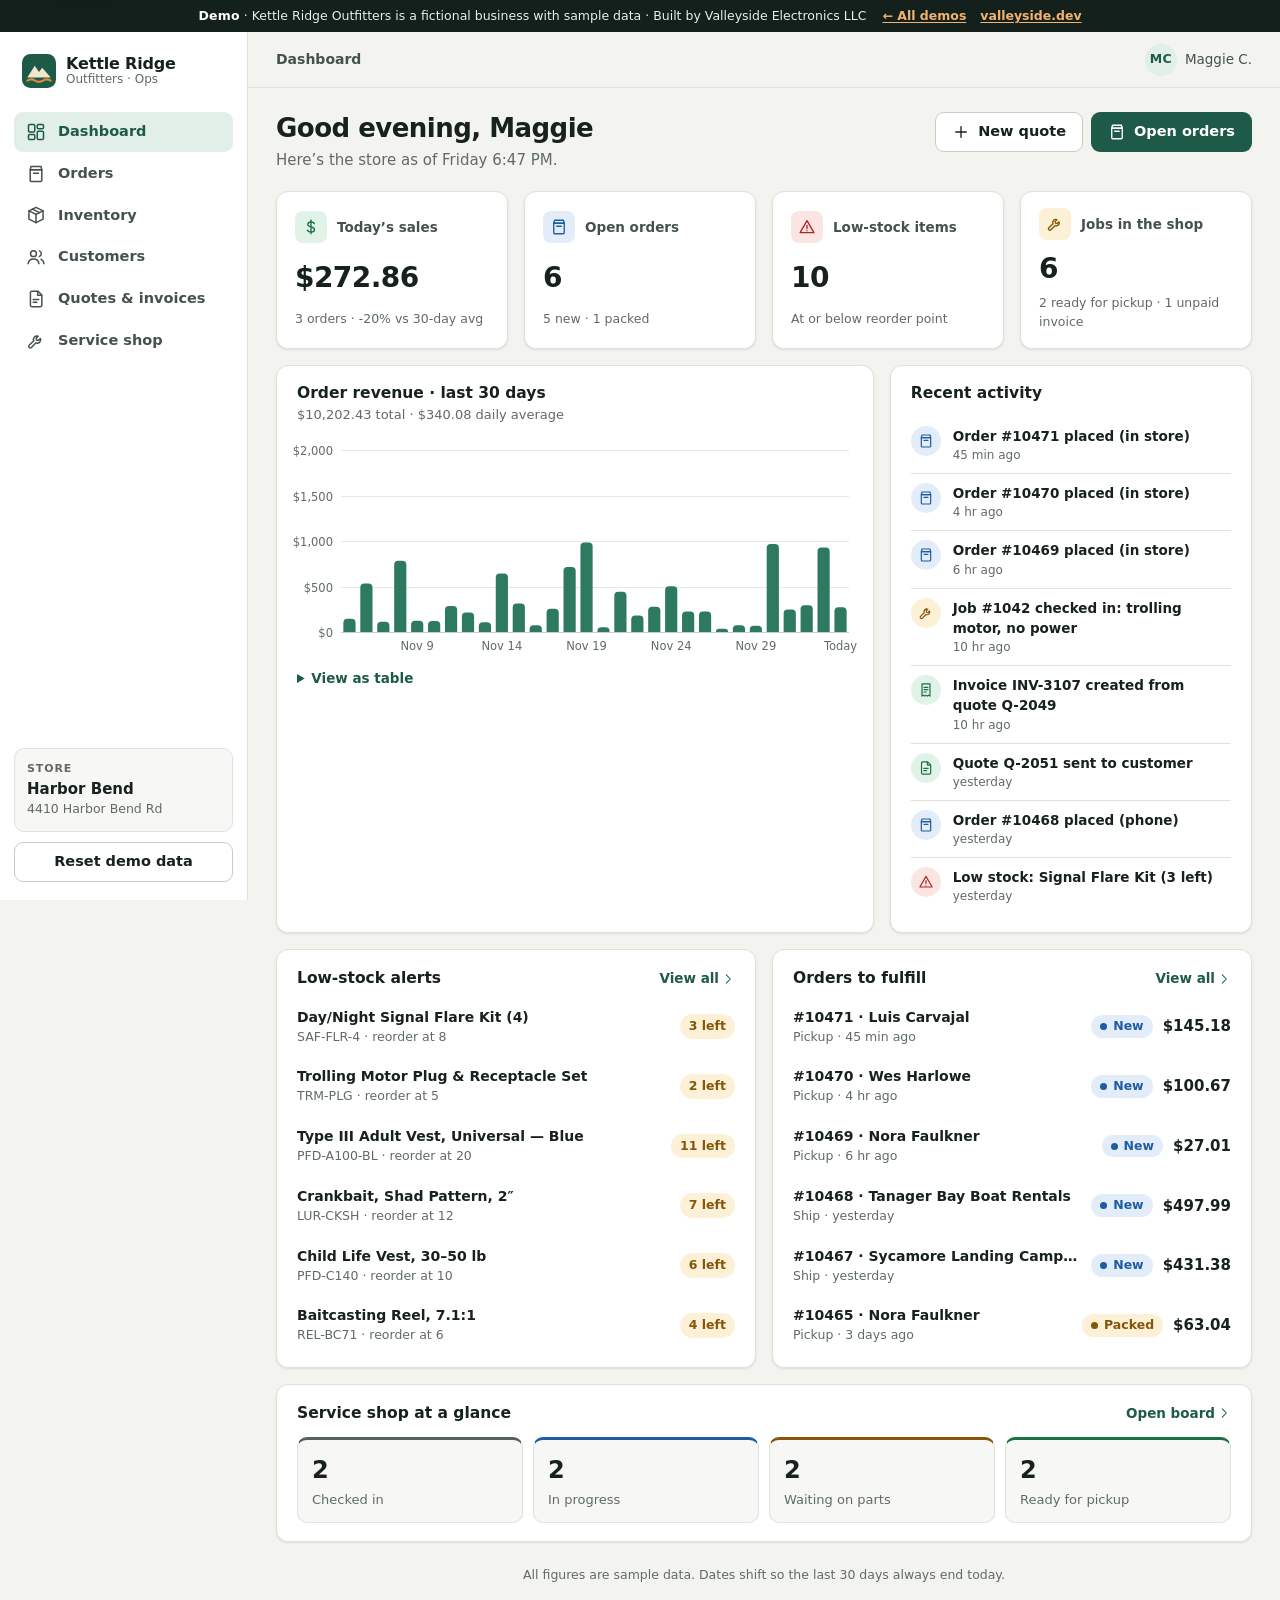
<file: platform/index.html>
<!doctype html>
<html lang="en">
<head>
  <meta charset="utf-8">
  <meta name="viewport" content="width=device-width, initial-scale=1, viewport-fit=cover">
  <title>Kettle Ridge Operations Platform · Demo by Valleyside Electronics</title>
  <meta name="description" content="Interactive demo of custom back-office software built by Valleyside Electronics LLC in Russell Springs, Kentucky: orders, inventory, customers, service quotes and invoices, and a service-shop board for a fictional lakeside outfitter.">
  <meta name="theme-color" content="#1d5a47">
  <meta name="color-scheme" content="light dark">
  <link rel="icon" href="favicon.svg" type="image/svg+xml">
  <link rel="stylesheet" href="css/app.css">
</head>
<body>
  <div class="demo-banner" id="demo-banner" role="region" aria-label="Demo notice">
    <p class="demo-banner__text"><strong>Demo</strong> · Kettle Ridge Outfitters is a fictional business with sample data · Built by Valleyside Electronics LLC</p>
    <nav class="demo-banner__links" aria-label="Demo links">
      <a href="/">&larr; All demos</a>
      <a href="https://valleyside.dev">valleyside.dev</a>
    </nav>
  </div>

  <a class="skip-link" href="#main">Skip to content</a>

  <div class="shell">
    <aside class="sidebar" aria-label="Primary">
      <a class="brand" href="#/dashboard" aria-label="Kettle Ridge Outfitters, dashboard">
        <span class="brand__mark" aria-hidden="true" id="brand-mark"></span>
        <span class="brand__text"><span class="brand__name">Kettle Ridge</span><span class="brand__sub">Outfitters · Ops</span></span>
      </a>
      <nav class="nav" id="nav" aria-label="Sections"></nav>
      <div class="sidebar__foot">
        <div class="store-card">
          <span class="store-card__label">Store</span>
          <span class="store-card__name">Harbor Bend</span>
          <span class="store-card__meta">4410 Harbor Bend Rd</span>
        </div>
        <button type="button" class="btn btn--ghost btn--block" data-action="reset">Reset demo data</button>
      </div>
    </aside>

    <div class="main-col">
      <header class="topbar">
        <div class="topbar__brand">
          <span class="brand__mark brand__mark--sm" aria-hidden="true" id="brand-mark-sm"></span>
          <span class="brand__name">Kettle Ridge</span>
        </div>
        <div class="topbar__title" id="crumbs"></div>
        <div class="topbar__actions">
          <span class="topbar__user" aria-label="Signed in as Maggie (store manager), sample user"><span class="avatar" aria-hidden="true">MC</span><span class="topbar__username">Maggie C.</span></span>
          <button type="button" class="btn btn--ghost btn--sm topbar__reset" data-action="reset">Reset demo</button>
        </div>
      </header>
      <main id="main" class="main" tabindex="-1"></main>
    </div>
  </div>

  <nav class="bottomnav" id="bottomnav" aria-label="Sections"></nav>

  <div class="toasts" id="toasts" role="status" aria-live="polite"></div>
  <div id="modal-root"></div>

  <noscript><p class="noscript">This demo needs JavaScript enabled.</p></noscript>
  <script type="module" src="js/app.js"></script>
</body>
</html>
</file>
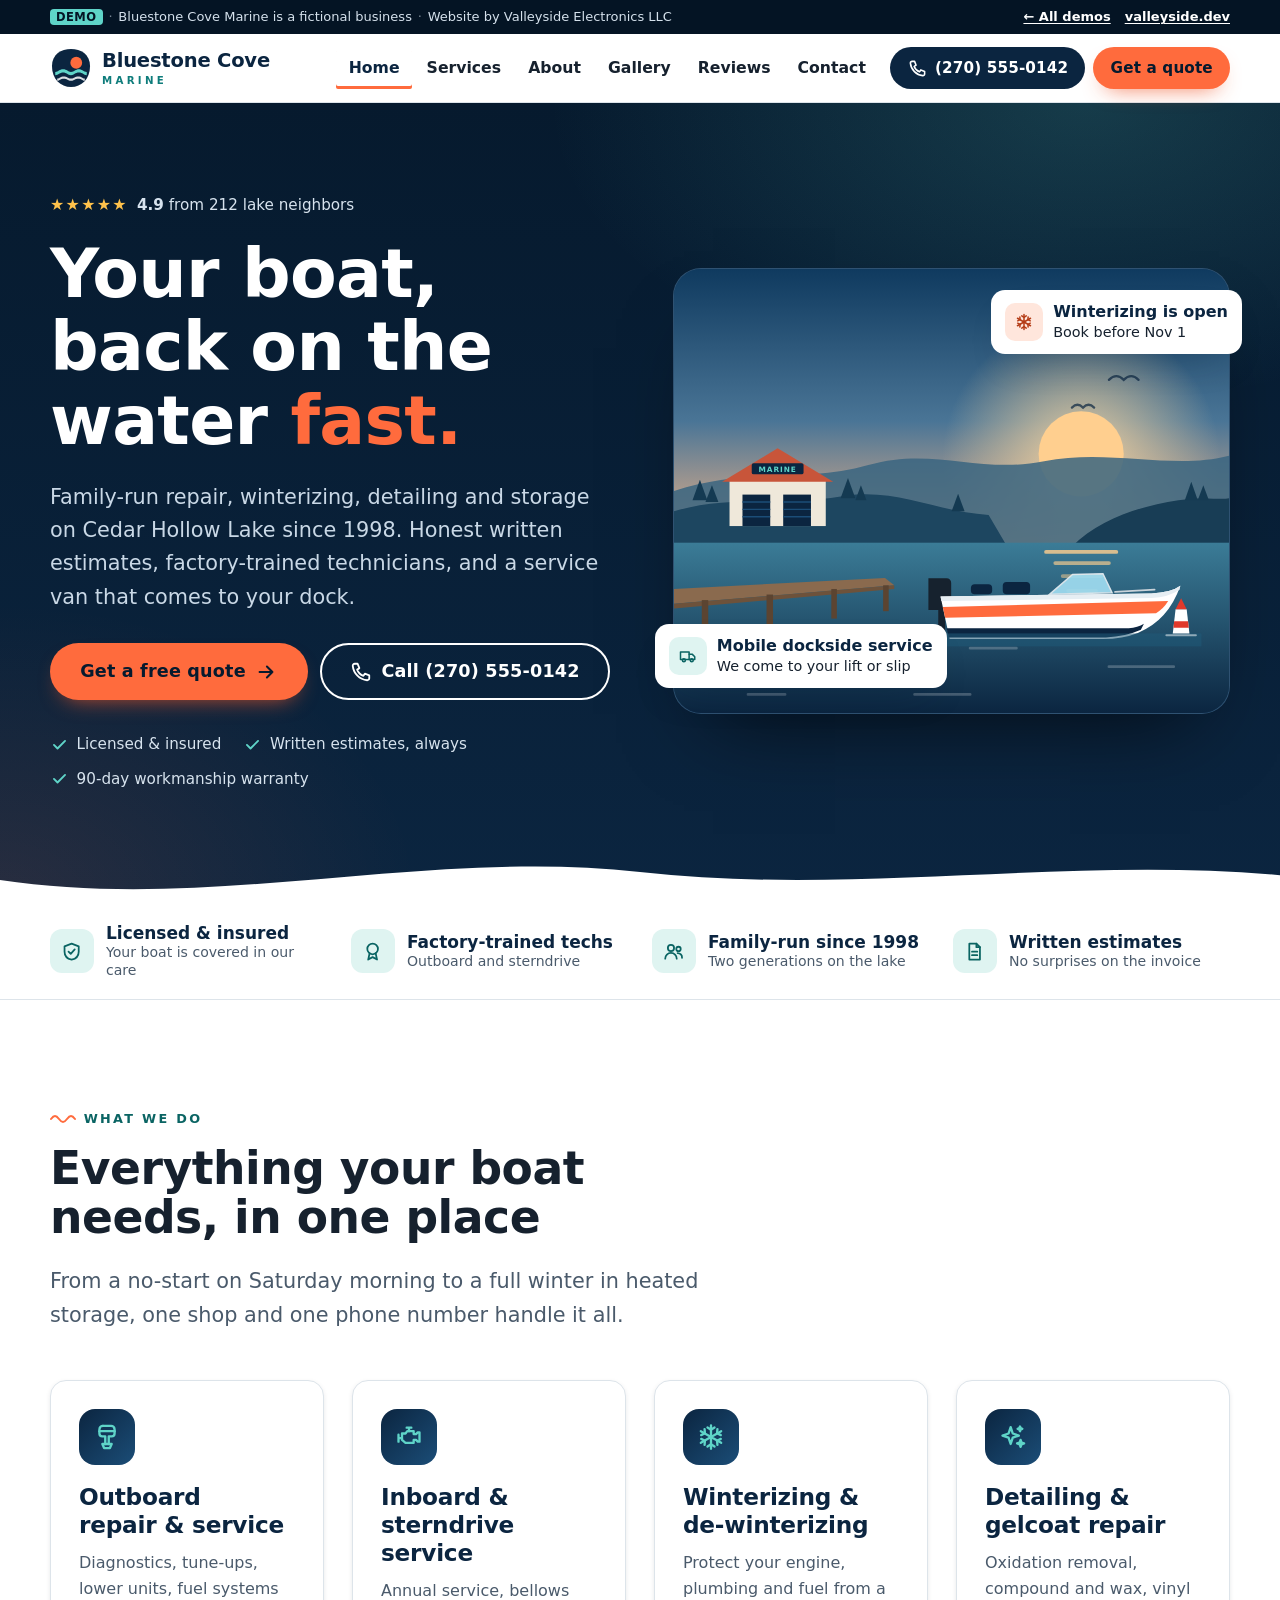
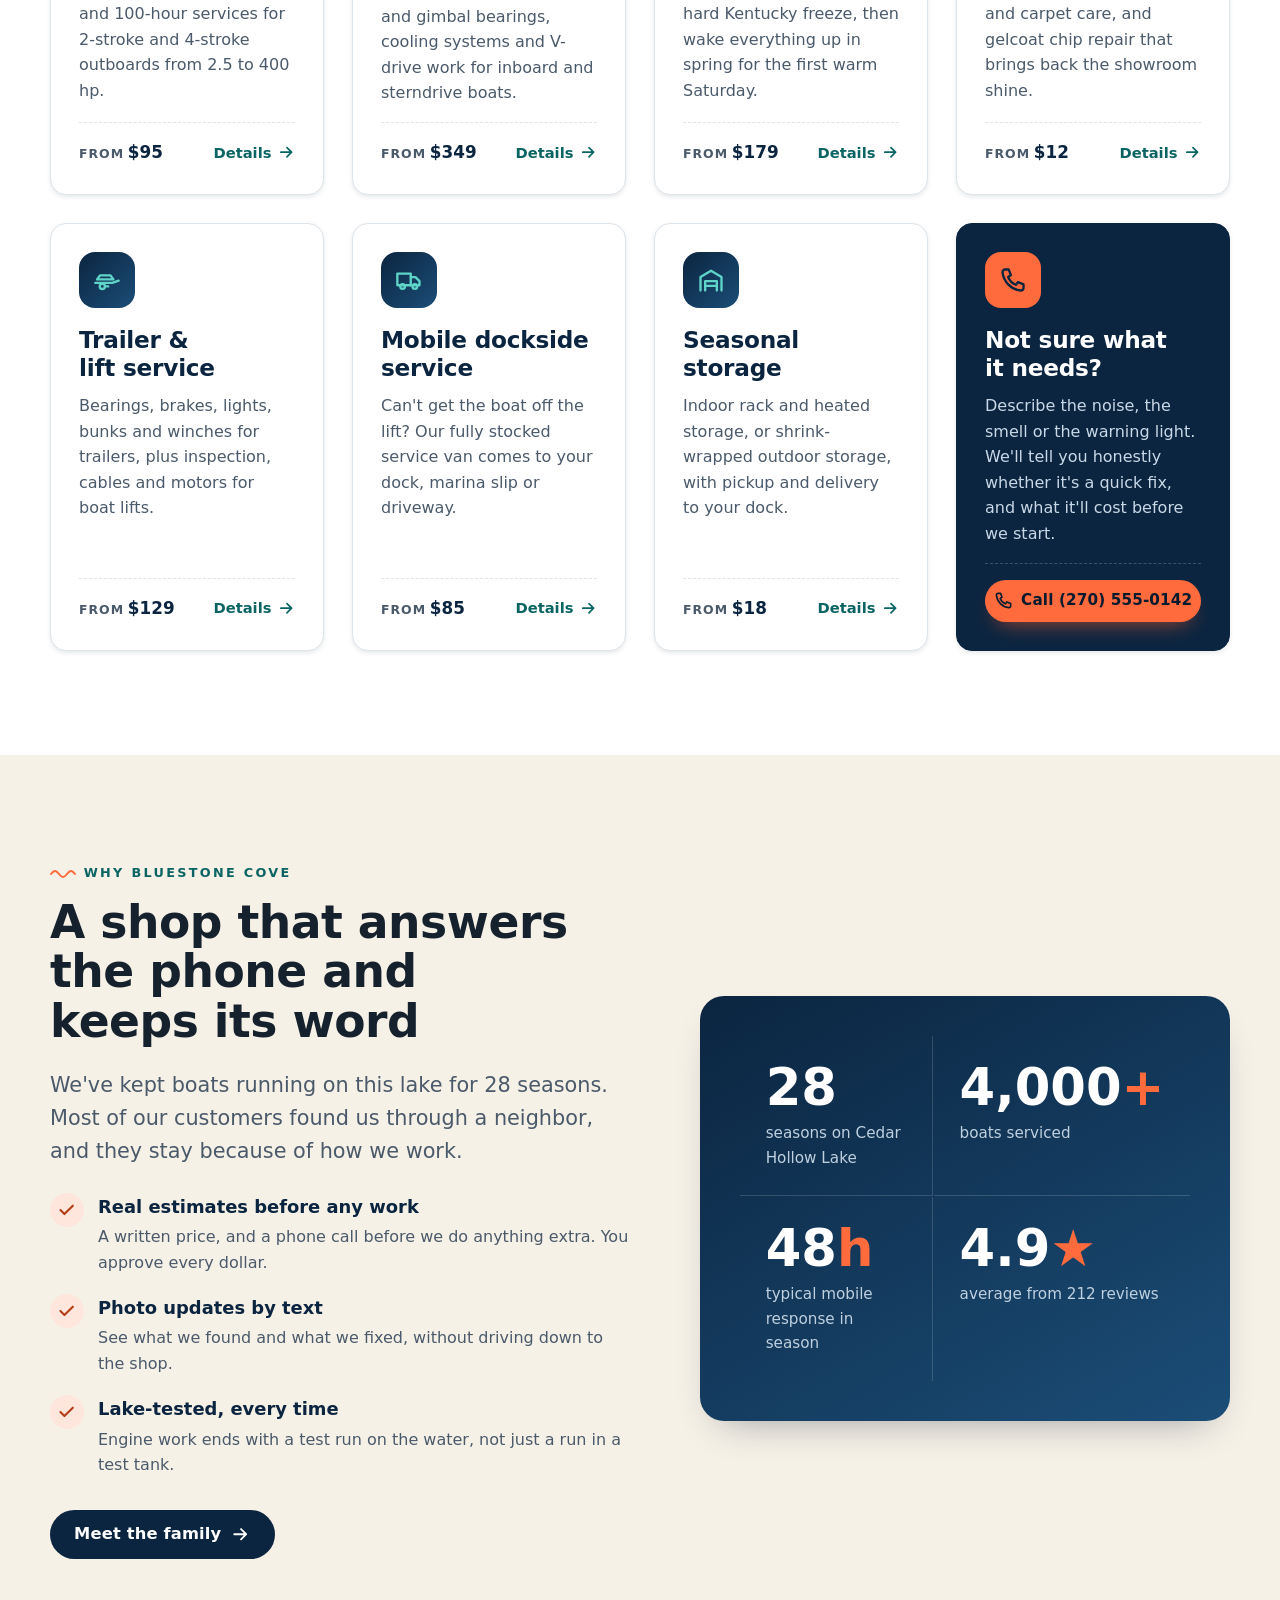
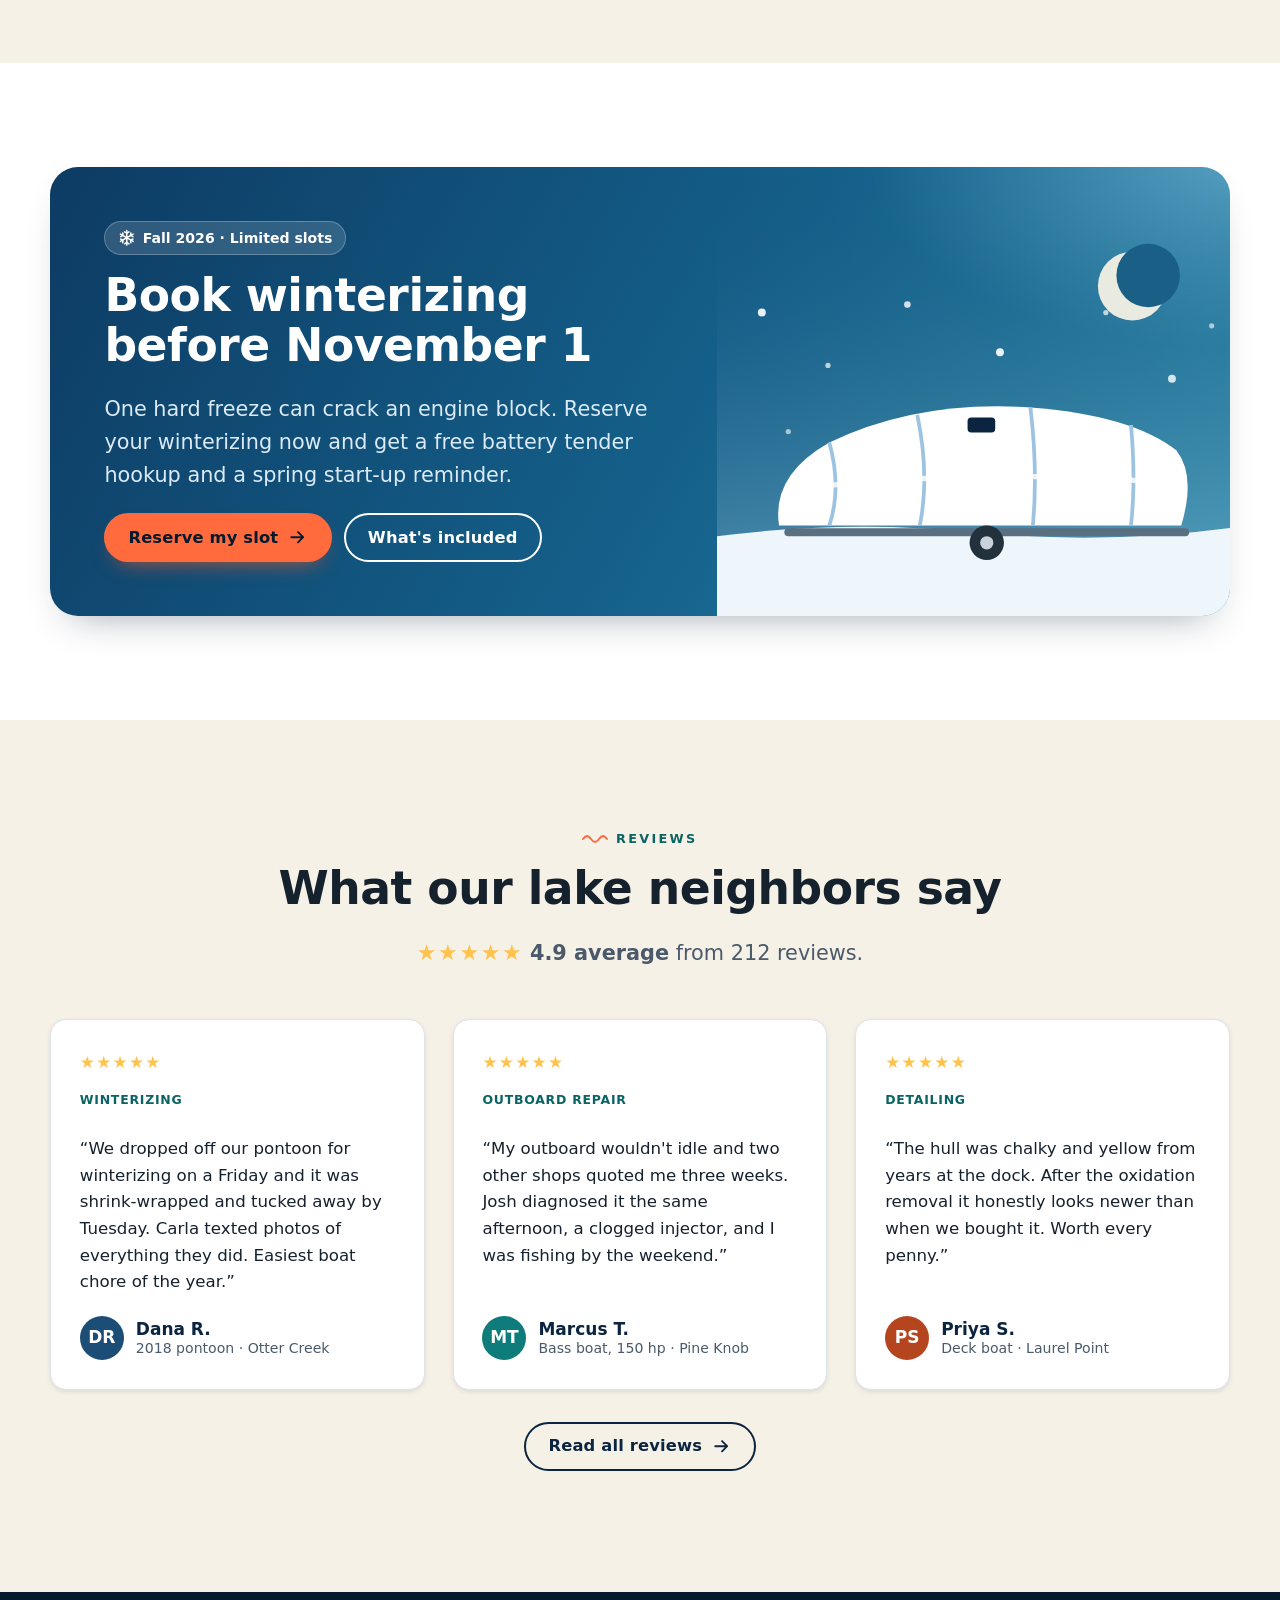
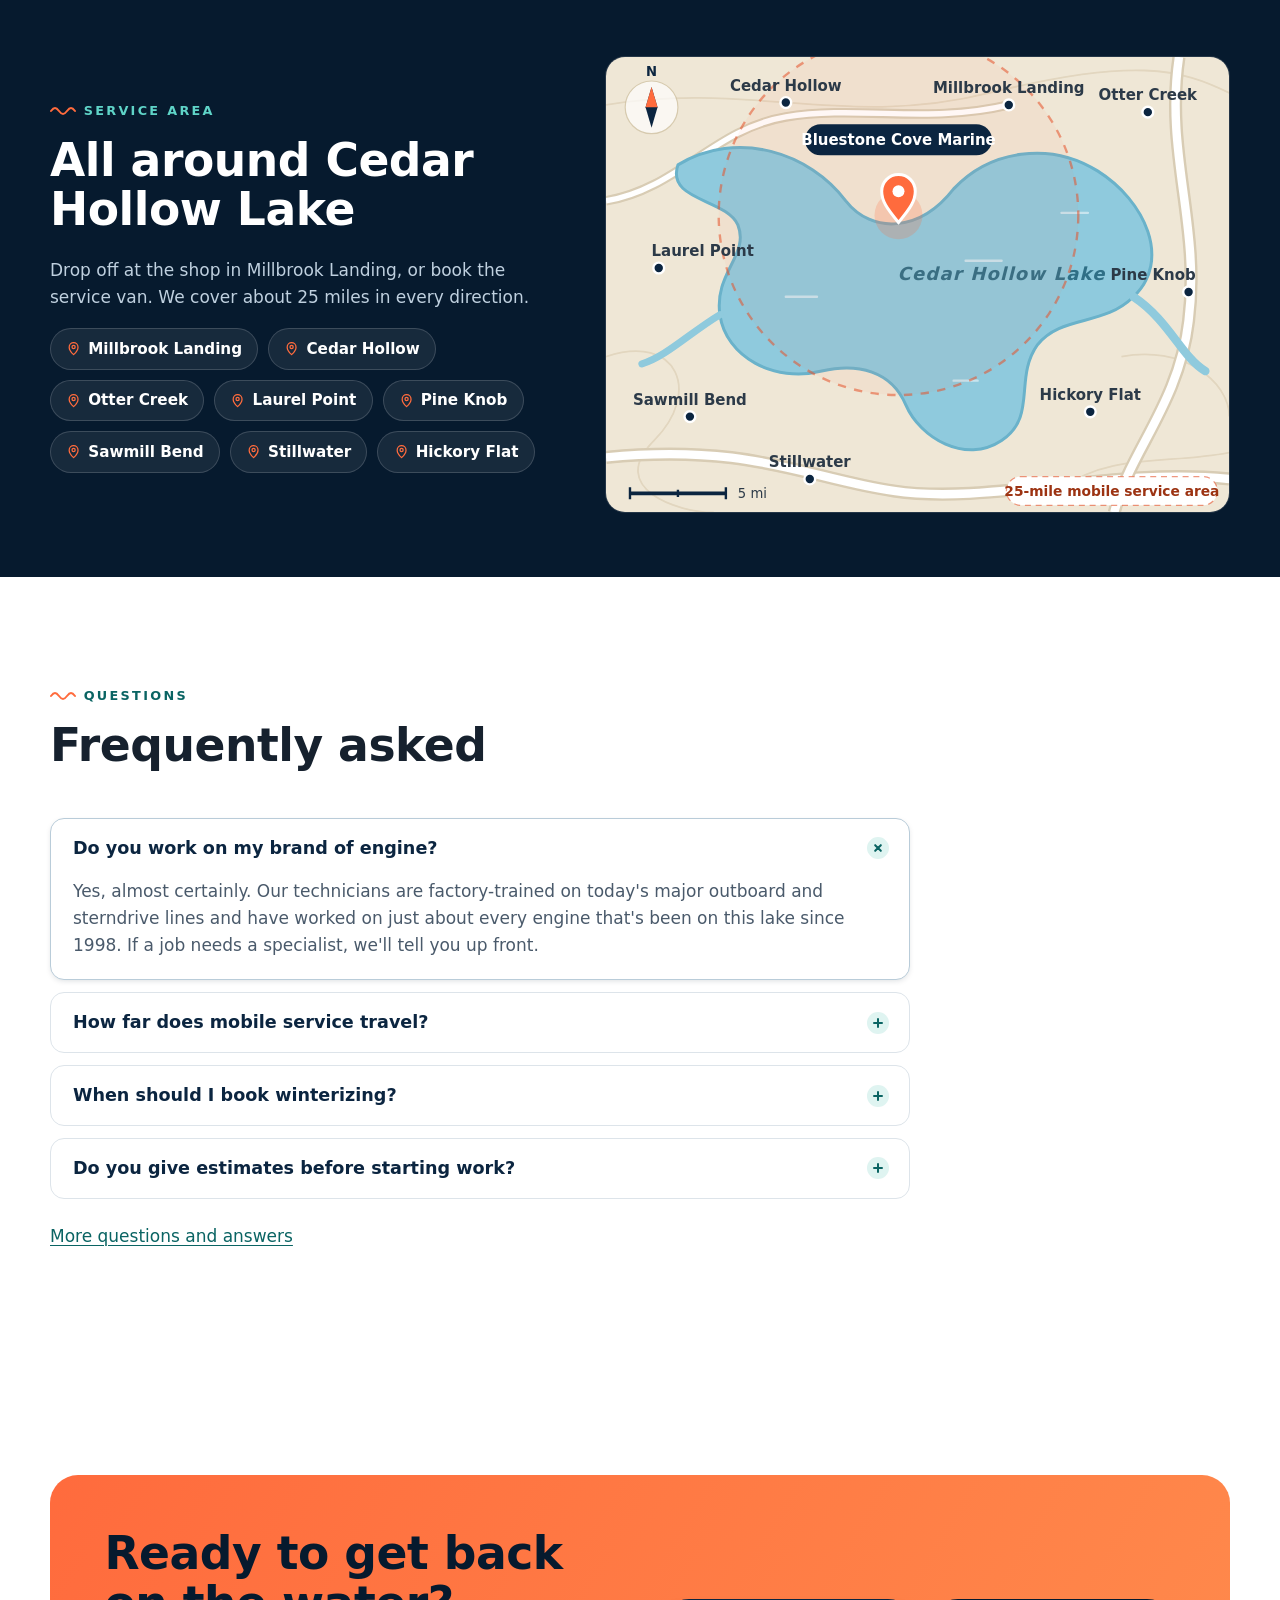
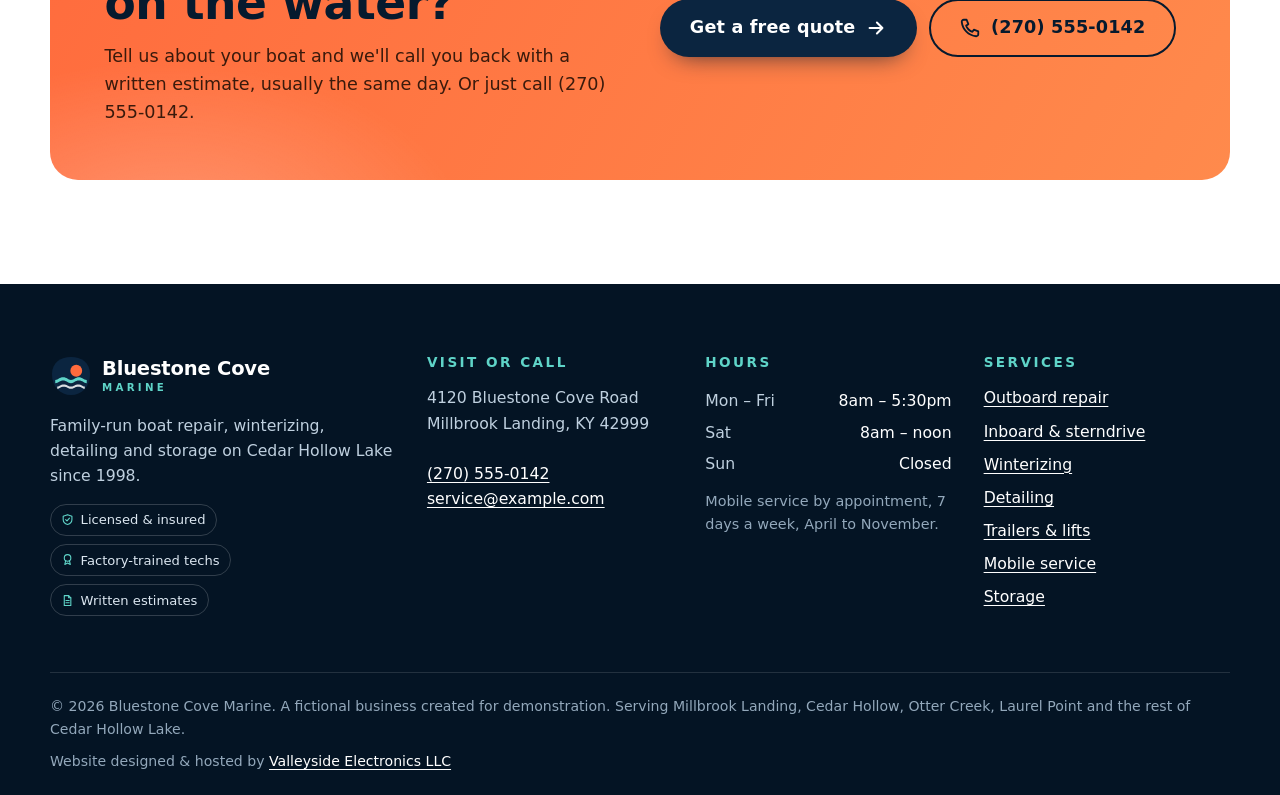
<file: website/index.html>
<!doctype html>
<html lang="en-US">
<head>
<meta charset="utf-8">
<meta name="viewport" content="width=device-width, initial-scale=1">
<title>Bluestone Cove Marine | Boat Repair on Cedar Hollow Lake, KY</title>
<meta name="description" content="Family-run boat repair on Cedar Hollow Lake since 1998: outboard and sterndrive service, winterizing, detailing, lift repair, mobile service and storage.">
<!-- Demo site for a fictional business: kept out of search results on purpose.
     A real client site ships with this line removed and a sitemap submitted. -->
<meta name="robots" content="noindex, nofollow">
<link rel="canonical" href="https://demo.valleyside.dev/website/">
<meta name="theme-color" content="#0b2540">
<link rel="icon" href="/website/assets/favicon.svg" type="image/svg+xml">
<meta property="og:type" content="website">
<meta property="og:site_name" content="Bluestone Cove Marine">
<meta property="og:title" content="Bluestone Cove Marine | Boat Repair on Cedar Hollow Lake, KY">
<meta property="og:description" content="Family-run boat repair on Cedar Hollow Lake since 1998: outboard and sterndrive service, winterizing, detailing, lift repair, mobile service and storage.">
<meta property="og:url" content="https://demo.valleyside.dev/website/">
<meta property="og:image" content="https://demo.valleyside.dev/website/assets/og-image.png">
<meta property="og:image:width" content="1200">
<meta property="og:image:height" content="630">
<meta property="og:image:alt" content="Bluestone Cove Marine: boat repair and service on Cedar Hollow Lake, Kentucky (fictional demo business)">
<meta property="og:locale" content="en_US">
<meta name="twitter:card" content="summary_large_image">
<link rel="stylesheet" href="/website/assets/site.css">
<script src="/website/assets/site.js" defer></script>
<script type="application/ld+json">
{
  "@context": "https://schema.org",
  "@type": "LocalBusiness",
  "@id": "https://demo.valleyside.dev/website/#business",
  "name": "Bluestone Cove Marine",
  "description": "Family-run boat repair and service shop on Cedar Hollow Lake, Kentucky, since 1998: outboard and sterndrive repair, winterizing, detailing, trailer and lift service, mobile dockside service and seasonal storage.",
  "url": "https://demo.valleyside.dev/website/",
  "telephone": "+1-270-555-0142",
  "email": "service@example.com",
  "image": "https://demo.valleyside.dev/website/assets/og-image.png",
  "logo": "https://demo.valleyside.dev/website/assets/favicon.svg",
  "priceRange": "$$",
  "foundingDate": "1998",
  "address": {
    "@type": "PostalAddress",
    "streetAddress": "4120 Bluestone Cove Road",
    "addressLocality": "Millbrook Landing",
    "addressRegion": "KY",
    "postalCode": "42999",
    "addressCountry": "US"
  },
  "openingHoursSpecification": [
    {
      "@type": "OpeningHoursSpecification",
      "dayOfWeek": [
        "Monday",
        "Tuesday",
        "Wednesday",
        "Thursday",
        "Friday"
      ],
      "opens": "08:00",
      "closes": "17:30"
    },
    {
      "@type": "OpeningHoursSpecification",
      "dayOfWeek": "Saturday",
      "opens": "08:00",
      "closes": "12:00"
    }
  ],
  "areaServed": [
    {
      "@type": "City",
      "name": "Millbrook Landing, KY"
    },
    {
      "@type": "City",
      "name": "Cedar Hollow, KY"
    },
    {
      "@type": "City",
      "name": "Otter Creek, KY"
    },
    {
      "@type": "City",
      "name": "Laurel Point, KY"
    },
    {
      "@type": "City",
      "name": "Pine Knob, KY"
    },
    {
      "@type": "City",
      "name": "Sawmill Bend, KY"
    },
    {
      "@type": "City",
      "name": "Stillwater, KY"
    },
    {
      "@type": "City",
      "name": "Hickory Flat, KY"
    }
  ],
  "hasOfferCatalog": {
    "@type": "OfferCatalog",
    "name": "Boat repair and service",
    "itemListElement": [
      {
        "@type": "Offer",
        "itemOffered": {
          "@type": "Service",
          "name": "Outboard repair & service",
          "description": "Diagnostics, tune-ups, lower units, fuel systems and 100-hour services for 2-stroke and 4-stroke outboards from 2.5 to 400 hp.",
          "url": "https://demo.valleyside.dev/website/services/#outboard"
        },
        "priceSpecification": {
          "@type": "PriceSpecification",
          "minPrice": 95.0,
          "priceCurrency": "USD"
        }
      },
      {
        "@type": "Offer",
        "itemOffered": {
          "@type": "Service",
          "name": "Inboard & sterndrive service",
          "description": "Annual service, bellows and gimbal bearings, cooling systems and V-drive work for inboard and sterndrive boats.",
          "url": "https://demo.valleyside.dev/website/services/#inboard"
        },
        "priceSpecification": {
          "@type": "PriceSpecification",
          "minPrice": 349.0,
          "priceCurrency": "USD"
        }
      },
      {
        "@type": "Offer",
        "itemOffered": {
          "@type": "Service",
          "name": "Winterizing & de-winterizing",
          "description": "Protect your engine, plumbing and fuel from a hard Kentucky freeze, then wake everything up in spring for the first warm Saturday.",
          "url": "https://demo.valleyside.dev/website/services/#winterizing"
        },
        "priceSpecification": {
          "@type": "PriceSpecification",
          "minPrice": 179.0,
          "priceCurrency": "USD"
        }
      },
      {
        "@type": "Offer",
        "itemOffered": {
          "@type": "Service",
          "name": "Detailing & gelcoat repair",
          "description": "Oxidation removal, compound and wax, vinyl and carpet care, and gelcoat chip repair that brings back the showroom shine.",
          "url": "https://demo.valleyside.dev/website/services/#detailing"
        },
        "priceSpecification": {
          "@type": "PriceSpecification",
          "minPrice": 12.0,
          "priceCurrency": "USD"
        }
      },
      {
        "@type": "Offer",
        "itemOffered": {
          "@type": "Service",
          "name": "Trailer & lift service",
          "description": "Bearings, brakes, lights, bunks and winches for trailers, plus inspection, cables and motors for boat lifts.",
          "url": "https://demo.valleyside.dev/website/services/#trailers"
        },
        "priceSpecification": {
          "@type": "PriceSpecification",
          "minPrice": 129.0,
          "priceCurrency": "USD"
        }
      },
      {
        "@type": "Offer",
        "itemOffered": {
          "@type": "Service",
          "name": "Mobile dockside service",
          "description": "Can't get the boat off the lift? Our fully stocked service van comes to your dock, marina slip or driveway.",
          "url": "https://demo.valleyside.dev/website/services/#mobile"
        },
        "priceSpecification": {
          "@type": "PriceSpecification",
          "minPrice": 85.0,
          "priceCurrency": "USD"
        }
      },
      {
        "@type": "Offer",
        "itemOffered": {
          "@type": "Service",
          "name": "Seasonal storage",
          "description": "Indoor rack and heated storage, or shrink-wrapped outdoor storage, with pickup and delivery to your dock.",
          "url": "https://demo.valleyside.dev/website/services/#storage"
        },
        "priceSpecification": {
          "@type": "PriceSpecification",
          "minPrice": 18.0,
          "priceCurrency": "USD"
        }
      }
    ]
  }
}
</script>
<script type="application/ld+json">
{
  "@context": "https://schema.org",
  "@type": "FAQPage",
  "mainEntity": [
    {
      "@type": "Question",
      "name": "Do you work on my brand of engine?",
      "acceptedAnswer": {
        "@type": "Answer",
        "text": "Yes, almost certainly. Our technicians are factory-trained on today's major outboard and sterndrive lines and have worked on just about every engine that's been on this lake since 1998. If a job needs a specialist, we'll tell you up front."
      }
    },
    {
      "@type": "Question",
      "name": "How far does mobile service travel?",
      "acceptedAnswer": {
        "@type": "Answer",
        "text": "Our service van covers roughly 25 miles around the shop, including Millbrook Landing, Cedar Hollow, Otter Creek, Laurel Point, Pine Knob, Sawmill Bend, Stillwater and Hickory Flat. Farther than that? Call us and we'll see what we can do."
      }
    },
    {
      "@type": "Question",
      "name": "When should I book winterizing?",
      "acceptedAnswer": {
        "@type": "Answer",
        "text": "As early as you can. Most of our winterizing slots for late October and November are booked by mid-October. Booking early also locks in a spot for indoor storage."
      }
    },
    {
      "@type": "Question",
      "name": "Do you give estimates before starting work?",
      "acceptedAnswer": {
        "@type": "Answer",
        "text": "Always. You get a written estimate before we turn a wrench, and we call for your OK if we find anything else. No surprises on the invoice."
      }
    }
  ]
}
</script>
</head><body>
<a class="skip-link" href="#main">Skip to main content</a>
<div class="site-top">
<div class="demo-banner" role="region" aria-label="Demo notice">
  <div class="wrap demo-inner">
    <p><strong>Demo</strong><span class="sep" aria-hidden="true">·</span><span class="demo-full">Bluestone Cove Marine is a fictional business<span class="sep" aria-hidden="true">·</span>Website by Valleyside Electronics LLC</span><span class="demo-mid">Bluestone Cove Marine is a fictional business</span><span class="demo-short">Fictional business<span class="visually-hidden">. Website by Valleyside Electronics LLC</span></span></p>
    <p class="demo-links"><a href="/">← All demos</a><a href="https://valleyside.dev">valleyside.dev</a></p>
  </div>
</div>
<header class="site-header">
  <div class="wrap header-inner">
    <a class="brand" href="/website/" aria-label="Bluestone Cove Marine, home"><svg viewBox="0 0 64 64" aria-hidden="true" focusable="false"><path d="M32 3c15 0 29 8 29 26 0 20-13 32-29 32S3 49 3 29C3 11 17 3 32 3z" fill="#0b2540"/><circle cx="40" cy="24" r="9" fill="#ff6b3d"/><path d="M8 38c5 0 6-4 12-4s7 4 12 4 7-4 12-4 7 4 12 4v5c-5 0-6-4-12-4s-7 4-12 4-7-4-12-4-7 4-12 4z" fill="#5fd4c8"/><path d="M11 48c4 0 5-3 10-3s6 3 11 3 6-3 11-3 6 3 10 3v3.5c-4 0-5-3-10-3s-6 3-11 3-6-3-11-3-6 3-10 3z" fill="#fff" opacity=".85"/></svg><span class="brand-name">Bluestone Cove<small>Marine</small></span></a>
    <input type="checkbox" id="nav-toggle" class="nav-toggle" aria-controls="site-nav">
    <label for="nav-toggle" class="nav-toggle-label"><span class="burger" aria-hidden="true"></span><span class="label-text">Menu</span><span class="visually-hidden"> (main navigation)</span></label>
    <nav class="site-nav" id="site-nav" aria-label="Main">
      <ul><li><a href="/website/" aria-current="page">Home</a></li><li><a href="/website/services/">Services</a></li><li><a href="/website/about/">About</a></li><li><a href="/website/gallery/">Gallery</a></li><li><a href="/website/reviews/">Reviews</a></li><li><a href="/website/contact/">Contact</a></li><li class="nav-quote"><a class="btn btn-primary" href="/website/contact/">Get a free quote</a></li></ul>
    </nav>
    <div class="header-cta">
      <a class="btn btn-call btn-sm" href="tel:+12705550142"><svg class="icon" aria-hidden="true" focusable="false"><use href="/website/assets/icons.svg#phone"/></svg><span class="call-num">(270) 555-0142</span><span class="visually-hidden"> (call Bluestone Cove Marine)</span></a>
      <a class="btn btn-primary btn-sm btn-quote" href="/website/contact/">Get a quote</a>
    </div>
  </div>
</header>
</div>
<main id="main">
<section class="hero on-dark" aria-labelledby="hero-title">
  <div class="wrap hero-grid">
    <div>
      <p class="hero-rating"><span class="stars" role="img" aria-label="5 out of 5 stars">★★★★★</span><span><strong>4.9</strong> from 212 lake neighbors</span></p>
      <h1 id="hero-title">Your boat, back on the water <span class="accent">fast.</span></h1>
      <p class="lead">Family-run repair, winterizing, detailing and storage on Cedar Hollow Lake since 1998. Honest written estimates, factory-trained technicians, and a service van that comes to your dock.</p>
      <div class="btn-row">
        <a class="btn btn-primary btn-lg" href="/website/contact/">Get a free quote <svg class="icon" aria-hidden="true" focusable="false"><use href="/website/assets/icons.svg#arrow"/></svg></a>
        <a class="btn btn-ghost btn-lg" href="tel:+12705550142"><svg class="icon" aria-hidden="true" focusable="false"><use href="/website/assets/icons.svg#phone"/></svg>Call (270) 555-0142</a>
      </div>
      <ul class="hero-trust">
        <li><svg class="icon" aria-hidden="true" focusable="false"><use href="/website/assets/icons.svg#check"/></svg>Licensed &amp; insured</li>
        <li><svg class="icon" aria-hidden="true" focusable="false"><use href="/website/assets/icons.svg#check"/></svg>Written estimates, always</li>
        <li><svg class="icon" aria-hidden="true" focusable="false"><use href="/website/assets/icons.svg#check"/></svg>90-day workmanship warranty</li>
      </ul>
    </div>
    <div class="hero-art">
      <div class="art-frame"><svg viewBox="0 0 600 480" role="img" aria-label="Illustration: a freshly detailed runabout cruising past the Bluestone Cove Marine shop and dock at sunset" preserveAspectRatio="xMidYMid slice">
<defs>
<linearGradient id="hSky" x1="0" y1="0" x2="0" y2="1"><stop offset="0" stop-color="#0f3a5f"/><stop offset=".55" stop-color="#4a7596"/><stop offset="1" stop-color="#f6b788"/></linearGradient>
<linearGradient id="hWater" x1="0" y1="0" x2="0" y2="1"><stop offset="0" stop-color="#3b7c97"/><stop offset="1" stop-color="#0b2540"/></linearGradient>
<radialGradient id="hGlow"><stop offset="0" stop-color="#ffd9a0" stop-opacity=".9"/><stop offset="1" stop-color="#ffd9a0" stop-opacity="0"/></radialGradient>
</defs>
<rect width="600" height="300" fill="url(#hSky)"/>
<circle cx="440" cy="205" r="150" fill="url(#hGlow)"/>
<circle cx="440" cy="200" r="46" fill="#ffcf8f"/>
<path d="M470 120 q8 -8 16 0 q8 -8 16 0 M430 150 q6 -6 12 0 q6 -6 12 0" stroke="#0b2540" stroke-width="2.5" fill="none" stroke-linecap="round" opacity=".7"/>
<path d="M0 240 C80 214 140 232 210 212 C280 192 330 222 400 208 C470 194 540 218 600 202 L600 300 L0 300Z" fill="#3a6680" opacity=".85"/>
<path d="M0 262 C60 244 120 256 180 246 C240 236 280 262 340 266 L360 300 L0 300Z" fill="#1d4660"/>
<path d="M430 300 C460 270 505 256 545 250 C572 246 590 250 600 248 L600 300Z" fill="#183d55"/>
<g fill="#143a52"><path d="M20 250 l8 -22 8 22z"/><path d="M34 252 l7 -18 7 18z"/><path d="M180 248 l8 -22 8 22z"/><path d="M196 250 l6 -16 6 16z"/><path d="M300 262 l7 -19 7 19z"/><path d="M552 250 l7 -20 7 20z"/><path d="M566 250 l6 -16 6 16z"/></g>
<g>
<rect x="60" y="226" width="104" height="52" fill="#efe8da"/>
<path d="M52 230 L112 194 L172 230 Z" fill="#c8553a"/>
<rect x="74" y="244" width="30" height="34" fill="#0b2540"/><rect x="118" y="244" width="30" height="34" fill="#0b2540"/>
<path d="M74 252 h30 M74 260 h30 M74 268 h30 M118 252 h30 M118 260 h30 M118 268 h30" stroke="#1b4d77" stroke-width="1.5"/>
<rect x="84" y="210" width="56" height="12" rx="2" fill="#0b2540"/><text x="112" y="219.5" text-anchor="middle" font-family="Segoe UI, system-ui, sans-serif" font-size="8" font-weight="700" fill="#5fd4c8" letter-spacing="1">MARINE</text>
</g>
<rect y="296" width="600" height="184" fill="url(#hWater)"/>
<g fill="#ffcf8f"><rect x="400" y="304" width="80" height="4" rx="2" opacity=".8"/><rect x="410" y="316" width="62" height="4" rx="2" opacity=".65"/><rect x="418" y="330" width="46" height="4" rx="2" opacity=".5"/><rect x="424" y="346" width="34" height="4" rx="2" opacity=".4"/><rect x="430" y="364" width="22" height="3" rx="1.5" opacity=".3"/></g>
<path d="M0 346 L228 334 L238 342 L0 362Z" fill="#8a6a4e"/><path d="M0 362 L238 342 L238 346 L0 367Z" fill="#6d523b"/>
<g fill="#5b4431"><rect x="30" y="358" width="7" height="40"/><rect x="100" y="352" width="7" height="36"/><rect x="170" y="346" width="6" height="32"/><rect x="226" y="342" width="6" height="28"/></g>
<path d="M40 420 h60 M150 440 h80 M320 410 h50 M470 430 h70 M260 460 h60 M80 460 h40" stroke="#fff" stroke-opacity=".22" stroke-width="3" stroke-linecap="round"/>
<path d="M280 392 C230 392 200 402 150 404 M290 398 C240 404 220 414 170 420" stroke="#fff" stroke-opacity=".55" stroke-width="3" fill="none" stroke-linecap="round"/>
<g transform="translate(270 318) scale(0.82)"><path d="M6 20h24a6 6 0 0 1 6 6v36h-8v30h-9V62H6z" fill="#16222e"/><path d="M22 44 L300 40 Q326 39 338 30 Q322 76 282 92 Q262 100 236 100 L34 100 Z" fill="#ffffff"/><path d="M25 58 L322 50 Q316 60 306 66 L28 72 Z" fill="#ff6b3d"/><path d="M30 86 L270 86 Q282 85 290 80 L286 88 Q266 97 240 98 L33 98 Z" fill="#0b2540" opacity="1"/><path d="M22 44 L300 40 Q326 39 338 30 L337 35 Q322 45 300 46 L23 50 Z" fill="#e6eef3"/><rect x="62" y="28" width="28" height="13" rx="5" fill="#0b2540"/><rect x="104" y="25" width="36" height="16" rx="5" fill="#0b2540"/><path d="M166 41 L196 15 L236 14 L248 39 Z" fill="#9fdcf0" opacity=".92" stroke="#e6eef3" stroke-width="2"/><path d="M252 38 L304 35" stroke="#c9d3da" stroke-width="2.5" stroke-linecap="round"/></g>
<rect x="270" y="394" width="300" height="14" fill="#1f5a78" opacity=".55"/>
<g transform="translate(548 368)"><path d="M-9 26 L-6 0 L6 0 L9 26Z" fill="#fff"/><path d="M-7.5 13 L7.5 13 L8.3 20 L-8.3 20Z" fill="#e0392b"/><path d="M-6 0 L0 -12 L6 0Z" fill="#e0392b"/><path d="M-16 28 h32" stroke="#fff" stroke-opacity=".5" stroke-width="2" stroke-linecap="round"/></g>
</svg></div>
      <div class="float-card fc-1"><span class="fc-icon"><svg class="icon" aria-hidden="true" focusable="false"><use href="/website/assets/icons.svg#van"/></svg></span><span><strong>Mobile dockside service</strong>We come to your lift or slip</span></div>
      <div class="float-card fc-2"><span class="fc-icon"><svg class="icon" aria-hidden="true" focusable="false"><use href="/website/assets/icons.svg#snowflake"/></svg></span><span><strong>Winterizing is open</strong>Book before Nov 1</span></div>
    </div>
  </div>
  <svg class="wave-bottom" viewBox="0 0 1440 80" preserveAspectRatio="none" aria-hidden="true" focusable="false"><path d="M0 50 C240 90 480 10 720 40 C960 70 1200 20 1440 44 V80 H0Z" fill="#fff"/></svg>
</section>

<section class="trust-strip" aria-label="Why boaters trust us">
  <div class="wrap">
    <ul class="trust-list">
      <li><span class="badge-icon"><svg class="icon" aria-hidden="true" focusable="false"><use href="/website/assets/icons.svg#shield"/></svg></span><div>Licensed &amp; insured<span>Your boat is covered in our care</span></div></li>
      <li><span class="badge-icon"><svg class="icon" aria-hidden="true" focusable="false"><use href="/website/assets/icons.svg#award"/></svg></span><div>Factory-trained techs<span>Outboard and sterndrive</span></div></li>
      <li><span class="badge-icon"><svg class="icon" aria-hidden="true" focusable="false"><use href="/website/assets/icons.svg#users"/></svg></span><div>Family-run since 1998<span>Two generations on the lake</span></div></li>
      <li><span class="badge-icon"><svg class="icon" aria-hidden="true" focusable="false"><use href="/website/assets/icons.svg#doc"/></svg></span><div>Written estimates<span>No surprises on the invoice</span></div></li>
    </ul>
  </div>
</section>

<section class="section" aria-labelledby="svc-title">
  <div class="wrap">
    <div class="section-head">
      <p class="eyebrow">What we do</p>
      <h2 id="svc-title">Everything your boat needs, in one place</h2>
      <p class="lead">From a no-start on Saturday morning to a full winter in heated storage, one shop and one phone number handle it all.</p>
    </div>
    <div class="grid grid-4"><article class="card card-link service-card">
  <div class="service-icon"><svg class="icon" aria-hidden="true" focusable="false"><use href="/website/assets/icons.svg#outboard"/></svg></div>
  <h3><a href="/website/services/#outboard">Outboard repair & service</a></h3>
  <p>Diagnostics, tune-ups, lower units, fuel systems and 100-hour services for 2-stroke and 4-stroke outboards from 2.5 to 400 hp.</p>
  <div class="card-meta"><span class="price"><small>From</small>$95</span><span class="more">Details <svg class="icon" aria-hidden="true" focusable="false"><use href="/website/assets/icons.svg#arrow"/></svg></span></div>
</article><article class="card card-link service-card">
  <div class="service-icon"><svg class="icon" aria-hidden="true" focusable="false"><use href="/website/assets/icons.svg#engine"/></svg></div>
  <h3><a href="/website/services/#inboard">Inboard & sterndrive service</a></h3>
  <p>Annual service, bellows and gimbal bearings, cooling systems and V-drive work for inboard and sterndrive boats.</p>
  <div class="card-meta"><span class="price"><small>From</small>$349</span><span class="more">Details <svg class="icon" aria-hidden="true" focusable="false"><use href="/website/assets/icons.svg#arrow"/></svg></span></div>
</article><article class="card card-link service-card">
  <div class="service-icon"><svg class="icon" aria-hidden="true" focusable="false"><use href="/website/assets/icons.svg#snowflake"/></svg></div>
  <h3><a href="/website/services/#winterizing">Winterizing & de-winterizing</a></h3>
  <p>Protect your engine, plumbing and fuel from a hard Kentucky freeze, then wake everything up in spring for the first warm Saturday.</p>
  <div class="card-meta"><span class="price"><small>From</small>$179</span><span class="more">Details <svg class="icon" aria-hidden="true" focusable="false"><use href="/website/assets/icons.svg#arrow"/></svg></span></div>
</article><article class="card card-link service-card">
  <div class="service-icon"><svg class="icon" aria-hidden="true" focusable="false"><use href="/website/assets/icons.svg#sparkle"/></svg></div>
  <h3><a href="/website/services/#detailing">Detailing & gelcoat repair</a></h3>
  <p>Oxidation removal, compound and wax, vinyl and carpet care, and gelcoat chip repair that brings back the showroom shine.</p>
  <div class="card-meta"><span class="price"><small>From</small>$12</span><span class="more">Details <svg class="icon" aria-hidden="true" focusable="false"><use href="/website/assets/icons.svg#arrow"/></svg></span></div>
</article><article class="card card-link service-card">
  <div class="service-icon"><svg class="icon" aria-hidden="true" focusable="false"><use href="/website/assets/icons.svg#trailer"/></svg></div>
  <h3><a href="/website/services/#trailers">Trailer & lift service</a></h3>
  <p>Bearings, brakes, lights, bunks and winches for trailers, plus inspection, cables and motors for boat lifts.</p>
  <div class="card-meta"><span class="price"><small>From</small>$129</span><span class="more">Details <svg class="icon" aria-hidden="true" focusable="false"><use href="/website/assets/icons.svg#arrow"/></svg></span></div>
</article><article class="card card-link service-card">
  <div class="service-icon"><svg class="icon" aria-hidden="true" focusable="false"><use href="/website/assets/icons.svg#van"/></svg></div>
  <h3><a href="/website/services/#mobile">Mobile dockside service</a></h3>
  <p>Can't get the boat off the lift? Our fully stocked service van comes to your dock, marina slip or driveway.</p>
  <div class="card-meta"><span class="price"><small>From</small>$85</span><span class="more">Details <svg class="icon" aria-hidden="true" focusable="false"><use href="/website/assets/icons.svg#arrow"/></svg></span></div>
</article><article class="card card-link service-card">
  <div class="service-icon"><svg class="icon" aria-hidden="true" focusable="false"><use href="/website/assets/icons.svg#storage"/></svg></div>
  <h3><a href="/website/services/#storage">Seasonal storage</a></h3>
  <p>Indoor rack and heated storage, or shrink-wrapped outdoor storage, with pickup and delivery to your dock.</p>
  <div class="card-meta"><span class="price"><small>From</small>$18</span><span class="more">Details <svg class="icon" aria-hidden="true" focusable="false"><use href="/website/assets/icons.svg#arrow"/></svg></span></div>
</article><article class="card service-card" style="background:var(--navy);color:#fff;border-color:var(--navy)">
  <div class="service-icon" style="background:var(--coral);color:var(--navy)"><svg class="icon" aria-hidden="true" focusable="false"><use href="/website/assets/icons.svg#phone"/></svg></div>
  <h3 style="color:#fff">Not sure what it needs?</h3>
  <p style="color:#c9d8e6">Describe the noise, the smell or the warning light. We'll tell you honestly whether it's a quick fix, and what it'll cost before we start.</p>
  <div class="card-meta on-dark" style="border-color:rgba(255,255,255,.2)"><a class="btn btn-primary btn-sm" href="tel:+12705550142"><svg class="icon" aria-hidden="true" focusable="false"><use href="/website/assets/icons.svg#phone"/></svg>Call (270) 555-0142</a></div>
</article></div>
  </div>
</section>

<section class="section section-sand" aria-labelledby="why-title">
  <div class="wrap split">
    <div>
      <p class="eyebrow">Why Bluestone Cove</p>
      <h2 id="why-title">A shop that answers the phone and keeps its word</h2>
      <p class="lead">We've kept boats running on this lake for 28 seasons. Most of our customers found us through a neighbor, and they stay because of how we work.</p>
      <ul class="check-list">
        <li><span class="tick"><svg class="icon" aria-hidden="true" focusable="false"><use href="/website/assets/icons.svg#check"/></svg></span><div><strong>Real estimates before any work</strong><p>A written price, and a phone call before we do anything extra. You approve every dollar.</p></div></li>
        <li><span class="tick"><svg class="icon" aria-hidden="true" focusable="false"><use href="/website/assets/icons.svg#check"/></svg></span><div><strong>Photo updates by text</strong><p>See what we found and what we fixed, without driving down to the shop.</p></div></li>
        <li><span class="tick"><svg class="icon" aria-hidden="true" focusable="false"><use href="/website/assets/icons.svg#check"/></svg></span><div><strong>Lake-tested, every time</strong><p>Engine work ends with a test run on the water, not just a run in a test tank.</p></div></li>
      </ul>
      <a class="btn btn-navy" href="/website/about/">Meet the family <svg class="icon" aria-hidden="true" focusable="false"><use href="/website/assets/icons.svg#arrow"/></svg></a>
    </div>
    <div class="stats-panel on-dark" role="list">
      <div class="stat" role="listitem"><div class="stat-num">28</div><div class="stat-label">seasons on Cedar Hollow Lake</div></div>
      <div class="stat" role="listitem"><div class="stat-num">4,000<span>+</span></div><div class="stat-label">boats serviced</div></div>
      <div class="stat" role="listitem"><div class="stat-num">48<span>h</span></div><div class="stat-label">typical mobile response in season</div></div>
      <div class="stat" role="listitem"><div class="stat-num">4.9<span>★</span></div><div class="stat-label">average from 212 reviews</div></div>
    </div>
  </div>
</section>

<section class="section" aria-labelledby="season-title">
  <div class="wrap">
    <div class="season on-dark">
      <div class="season-copy">
        <p class="season-tag"><svg class="icon" aria-hidden="true" focusable="false"><use href="/website/assets/icons.svg#snowflake"/></svg>Fall 2026 · Limited slots</p>
        <h2 id="season-title">Book winterizing before November&nbsp;1</h2>
        <p class="lead">One hard freeze can crack an engine block. Reserve your winterizing now and get a free battery tender hookup and a spring start-up reminder. <span class="countdown" data-countdown="2026-11-01"></span></p>
        <div class="btn-row">
          <a class="btn btn-primary" href="/website/contact/?service=winterizing">Reserve my slot <svg class="icon" aria-hidden="true" focusable="false"><use href="/website/assets/icons.svg#arrow"/></svg></a>
          <a class="btn btn-ghost" href="/website/services/#winterizing">What's included</a>
        </div>
      </div>
      <div class="season-art"><svg viewBox="0 -80 400 340" role="img" aria-label="Illustration: a shrink-wrapped boat on a trailer under falling snow" preserveAspectRatio="xMidYMax slice">
<defs><linearGradient id="sSky" x1="0" y1="0" x2="0" y2="1"><stop offset="0" stop-color="#0d3b63" stop-opacity="0"/><stop offset="1" stop-color="#bfe3f5" stop-opacity=".35"/></linearGradient></defs>
<rect y="-80" width="400" height="340" fill="url(#sSky)"/>
<circle cx="320" cy="10" r="26" fill="#f4f1e4" opacity=".95"/><circle cx="332" cy="2" r="24" fill="#1a5f86"/>
<path d="M0 200 Q100 186 200 196 T400 192 L400 260 L0 260Z" fill="#eef6fb"/>
<g transform="translate(34 96) scale(0.95)"><path d="M20 100 Q14 60 60 34 Q130 0 220 6 Q300 12 336 40 Q352 60 340 100 Z" fill="#ffffff"/><path d="M60 34 Q70 70 60 100 M130 12 Q140 60 132 100 M220 6 Q226 56 222 100 M300 20 Q304 64 300 100" stroke="#9cc3e2" stroke-width="3" fill="none"/><path d="M40 70 Q180 54 330 66" stroke="#fff" stroke-width="4" fill="none" opacity=".8"/><rect x="170" y="14" width="22" height="12" rx="3" fill="#0b2540"/></g>
<path d="M60 196 H360" stroke="#5a6f80" stroke-width="6" stroke-linecap="round"/><circle cx="210" cy="204" r="13" fill="#23313d"/><circle cx="210" cy="204" r="5" fill="#c9d2da"/>
<circle cx="40" cy="30" r="3" fill="#fff" opacity="0.9"/><circle cx="90" cy="70" r="2" fill="#fff" opacity="0.7"/><circle cx="150" cy="24" r="2.5" fill="#fff" opacity="0.8"/><circle cx="220" cy="60" r="3" fill="#fff" opacity="0.9"/><circle cx="300" cy="30" r="2" fill="#fff" opacity="0.7"/><circle cx="350" cy="80" r="3" fill="#fff" opacity="0.8"/><circle cx="380" cy="40" r="2" fill="#fff" opacity="0.6"/><circle cx="60" cy="120" r="2" fill="#fff" opacity="0.6"/><circle cx="260" cy="110" r="2.5" fill="#fff" opacity="0.7"/><circle cx="330" cy="140" r="2" fill="#fff" opacity="0.6"/>
</svg></div>
    </div>
  </div>
</section>

<section class="section section-sand" aria-labelledby="rev-title">
  <div class="wrap">
    <div class="section-head center">
      <p class="eyebrow">Reviews</p>
      <h2 id="rev-title">What our lake neighbors say</h2>
      <p class="lead"><span class="stars" role="img" aria-label="5 out of 5 stars">★★★★★</span> <strong>4.9 average</strong> from 212 reviews.</p>
    </div>
    <div class="grid grid-3"><figure class="review">
  <span class="stars" role="img" aria-label="5 out of 5 stars">★★★★★</span>
  <p class="svc-tag">Winterizing</p>
  <blockquote><p>“We dropped off our pontoon for winterizing on a Friday and it was shrink-wrapped and tucked away by Tuesday. Carla texted photos of everything they did. Easiest boat chore of the year.”</p></blockquote>
  <figcaption><span class="avatar" style="background:#1b4d77" aria-hidden="true">DR</span><span class="who">Dana R.<span>2018 pontoon · Otter Creek</span></span></figcaption>
</figure><figure class="review">
  <span class="stars" role="img" aria-label="5 out of 5 stars">★★★★★</span>
  <p class="svc-tag">Outboard repair</p>
  <blockquote><p>“My outboard wouldn't idle and two other shops quoted me three weeks. Josh diagnosed it the same afternoon, a clogged injector, and I was fishing by the weekend.”</p></blockquote>
  <figcaption><span class="avatar" style="background:#0e7c7b" aria-hidden="true">MT</span><span class="who">Marcus T.<span>Bass boat, 150 hp · Pine Knob</span></span></figcaption>
</figure><figure class="review">
  <span class="stars" role="img" aria-label="5 out of 5 stars">★★★★★</span>
  <p class="svc-tag">Detailing</p>
  <blockquote><p>“The hull was chalky and yellow from years at the dock. After the oxidation removal it honestly looks newer than when we bought it. Worth every penny.”</p></blockquote>
  <figcaption><span class="avatar" style="background:#b5451f" aria-hidden="true">PS</span><span class="who">Priya S.<span>Deck boat · Laurel Point</span></span></figcaption>
</figure></div>
    <p style="text-align:center;margin-top:2rem"><a class="btn btn-ghost" href="/website/reviews/">Read all reviews <svg class="icon" aria-hidden="true" focusable="false"><use href="/website/assets/icons.svg#arrow"/></svg></a></p>
  </div>
</section>

<section class="area on-dark" aria-labelledby="area-title">
  <div class="wrap area-grid">
    <div>
      <p class="eyebrow">Service area</p>
      <h2 id="area-title">All around Cedar Hollow Lake</h2>
      <p class="muted" style="color:#bfd0df">Drop off at the shop in Millbrook Landing, or book the service van. We cover about 25 miles in every direction.</p>
      <ul class="chips"><li><svg class="icon" aria-hidden="true" focusable="false"><use href="/website/assets/icons.svg#pin"/></svg>Millbrook Landing</li><li><svg class="icon" aria-hidden="true" focusable="false"><use href="/website/assets/icons.svg#pin"/></svg>Cedar Hollow</li><li><svg class="icon" aria-hidden="true" focusable="false"><use href="/website/assets/icons.svg#pin"/></svg>Otter Creek</li><li><svg class="icon" aria-hidden="true" focusable="false"><use href="/website/assets/icons.svg#pin"/></svg>Laurel Point</li><li><svg class="icon" aria-hidden="true" focusable="false"><use href="/website/assets/icons.svg#pin"/></svg>Pine Knob</li><li><svg class="icon" aria-hidden="true" focusable="false"><use href="/website/assets/icons.svg#pin"/></svg>Sawmill Bend</li><li><svg class="icon" aria-hidden="true" focusable="false"><use href="/website/assets/icons.svg#pin"/></svg>Stillwater</li><li><svg class="icon" aria-hidden="true" focusable="false"><use href="/website/assets/icons.svg#pin"/></svg>Hickory Flat</li></ul>
    </div>
    <div class="map-mini"><svg viewBox="0 0 520 380" role="img" aria-label="Stylized map: Bluestone Cove Marine sits on a cove on the north shore of Cedar Hollow Lake, with a 25-mile mobile service radius covering Cedar Hollow, Millbrook Landing, Otter Creek, Laurel Point, Pine Knob, Sawmill Bend, Stillwater and Hickory Flat" font-family="Segoe UI, system-ui, sans-serif">
<rect width="520" height="380" fill="#efe7d6"/>
<g fill="none" stroke="#e2d6bf" stroke-width="1.5"><path d="M0 40 C120 20 200 60 320 30 S480 10 520 30"/><path d="M0 250 C60 230 80 280 40 320 S60 380 90 380"/><path d="M430 250 C480 240 520 270 520 300"/><path d="M380 360 C420 330 470 340 520 330"/></g>
<path d="M0 334 C120 322 170 352 240 362 C320 374 420 342 520 352" stroke="#d8ccb4" stroke-width="11" fill="none"/>
<path d="M0 334 C120 322 170 352 240 362 C320 374 420 342 520 352" stroke="#fff" stroke-width="7" fill="none"/>
<path d="M478 0 C466 80 496 140 486 220 C478 290 436 330 424 380" stroke="#d8ccb4" stroke-width="11" fill="none"/>
<path d="M478 0 C466 80 496 140 486 220 C478 290 436 330 424 380" stroke="#fff" stroke-width="7" fill="none"/>
<path d="M0 120 C60 110 90 60 150 50 C210 40 270 56 336 40" stroke="#d8ccb4" stroke-width="8" fill="none"/>
<path d="M0 120 C60 110 90 60 150 50 C210 40 270 56 336 40" stroke="#fff" stroke-width="4.5" fill="none"/>
<path d="M60 90 C110 60 170 80 200 120 C222 148 262 146 290 110 C320 78 370 70 410 95 C450 120 472 170 440 200 C415 225 380 215 360 240 C340 268 360 300 330 320 C300 340 262 318 250 290 C238 262 210 255 180 262 C140 272 100 250 95 215 C90 180 120 165 110 140 C100 118 50 120 60 90Z" fill="#8fcadd" stroke="#6ab2ca" stroke-width="2.5"/>
<path d="M440 200 C470 220 480 250 500 262" stroke="#8fcadd" stroke-width="7" fill="none" stroke-linecap="round"/>
<path d="M95 215 C70 230 50 250 30 256" stroke="#8fcadd" stroke-width="6" fill="none" stroke-linecap="round"/>
<g stroke="#fff" stroke-opacity=".5" stroke-width="2" stroke-linecap="round"><path d="M150 200 h26 M300 170 h30 M380 130 h22 M290 270 h20"/></g>
<text x="330" y="186" text-anchor="middle" font-size="15" font-style="italic" font-weight="600" fill="#2f6f86" letter-spacing="1">Cedar Hollow Lake</text>
<circle cx="244" cy="132" r="150" fill="#ff6b3d" fill-opacity=".05" stroke="#e5532a" stroke-opacity=".55" stroke-width="2" stroke-dasharray="7 7"/>
<circle cx="150" cy="38" r="4.5" fill="#0b2540" stroke="#fff" stroke-width="2"/><text x="150" y="28" text-anchor="middle" font-size="12.5" font-weight="600" fill="#2c3a48">Cedar Hollow</text><circle cx="336" cy="40" r="4.5" fill="#0b2540" stroke="#fff" stroke-width="2"/><text x="336" y="30" text-anchor="middle" font-size="12.5" font-weight="600" fill="#2c3a48">Millbrook Landing</text><circle cx="452" cy="46" r="4.5" fill="#0b2540" stroke="#fff" stroke-width="2"/><text x="452" y="36" text-anchor="middle" font-size="12.5" font-weight="600" fill="#2c3a48">Otter Creek</text><circle cx="44" cy="176" r="4.5" fill="#0b2540" stroke="#fff" stroke-width="2"/><text x="38" y="166" text-anchor="start" font-size="12.5" font-weight="600" fill="#2c3a48">Laurel Point</text><circle cx="486" cy="196" r="4.5" fill="#0b2540" stroke="#fff" stroke-width="2"/><text x="492" y="186" text-anchor="end" font-size="12.5" font-weight="600" fill="#2c3a48">Pine Knob</text><circle cx="70" cy="300" r="4.5" fill="#0b2540" stroke="#fff" stroke-width="2"/><text x="70" y="290" text-anchor="middle" font-size="12.5" font-weight="600" fill="#2c3a48">Sawmill Bend</text><circle cx="170" cy="352" r="4.5" fill="#0b2540" stroke="#fff" stroke-width="2"/><text x="170" y="342" text-anchor="middle" font-size="12.5" font-weight="600" fill="#2c3a48">Stillwater</text><circle cx="404" cy="296" r="4.5" fill="#0b2540" stroke="#fff" stroke-width="2"/><text x="404" y="286" text-anchor="middle" font-size="12.5" font-weight="600" fill="#2c3a48">Hickory Flat</text>
<g transform="translate(244 132)">
<circle r="20" fill="#ff6b3d" opacity=".22"/>
<path d="M0 6 C-10 -6 -14 -12 -14 -20 A14 14 0 0 1 14 -20 C14 -12 10 -6 0 6Z" fill="#ff6b3d" stroke="#fff" stroke-width="2.5"/>
<circle cy="-20" r="5" fill="#fff"/>
</g>
<g transform="translate(244 96)"><rect x="-78" y="-40" width="156" height="26" rx="13" fill="#0b2540"/><text y="-22.5" text-anchor="middle" font-size="12.5" font-weight="700" fill="#fff">Bluestone Cove Marine</text></g>
<g transform="translate(38 42)"><circle r="22" fill="#fff" opacity=".7" stroke="#cdbf9f"/><path d="M0 -17 L5 0 L0 17 L-5 0Z" fill="#0b2540"/><path d="M0 -17 L5 0 L-5 0Z" fill="#ff6b3d"/><text y="-26" text-anchor="middle" font-size="11" font-weight="700" fill="#0b2540">N</text></g>
<g transform="translate(20 364)"><path d="M0 0 h80" stroke="#0b2540" stroke-width="3"/><path d="M0 -5 v10 M40 -3 v6 M80 -5 v10" stroke="#0b2540" stroke-width="2"/><text x="90" y="4" font-size="11" fill="#2c3a48">5 mi</text></g>
<g transform="translate(334 350)"><rect width="176" height="24" rx="12" fill="#fff" stroke="#e5532a" stroke-opacity=".6" stroke-dasharray="5 4"/><text x="88" y="16" text-anchor="middle" font-size="11.5" font-weight="600" fill="#9c3312">25-mile mobile service area</text></g>
</svg></div>
  </div>
</section>

<section class="section" aria-labelledby="faq-title">
  <div class="wrap">
    <div class="section-head">
      <p class="eyebrow">Questions</p>
      <h2 id="faq-title">Frequently asked</h2>
    </div>
    <div class="faq"><details open><summary>Do you work on my brand of engine?</summary><div class="answer"><p>Yes, almost certainly. Our technicians are factory-trained on today's major outboard and sterndrive lines and have worked on just about every engine that's been on this lake since 1998. If a job needs a specialist, we'll tell you up front.</p></div></details><details><summary>How far does mobile service travel?</summary><div class="answer"><p>Our service van covers roughly 25 miles around the shop, including Millbrook Landing, Cedar Hollow, Otter Creek, Laurel Point, Pine Knob, Sawmill Bend, Stillwater and Hickory Flat. Farther than that? Call us and we'll see what we can do.</p></div></details><details><summary>When should I book winterizing?</summary><div class="answer"><p>As early as you can. Most of our winterizing slots for late October and November are booked by mid-October. Booking early also locks in a spot for indoor storage.</p></div></details><details><summary>Do you give estimates before starting work?</summary><div class="answer"><p>Always. You get a written estimate before we turn a wrench, and we call for your OK if we find anything else. No surprises on the invoice.</p></div></details></div>
    <p style="margin-top:1.5rem"><a href="/website/services/#faq">More questions and answers</a></p>
  </div>
</section>

<section class="section" aria-labelledby="cta-title">
  <div class="wrap">
    <div class="cta-band">
      <div>
        <h2 id="cta-title">Ready to get back on the water?</h2>
        <p>Tell us about your boat and we'll call you back with a written estimate, usually the same day. Or just call (270) 555-0142.</p>
      </div>
      <div class="btn-row">
        <a class="btn btn-navy btn-lg" href="/website/contact/">Get a free quote <svg class="icon" aria-hidden="true" focusable="false"><use href="/website/assets/icons.svg#arrow"/></svg></a>
        <a class="btn btn-ghost btn-lg" href="tel:+12705550142"><svg class="icon" aria-hidden="true" focusable="false"><use href="/website/assets/icons.svg#phone"/></svg>(270) 555-0142</a>
      </div>
    </div>
  </div>
</section>
</main>
<footer class="site-footer on-dark">
  <div class="wrap">
    <div class="footer-grid">
      <div>
        <a class="brand" href="/website/" aria-label="Bluestone Cove Marine, home"><svg viewBox="0 0 64 64" aria-hidden="true" focusable="false"><path d="M32 3c15 0 29 8 29 26 0 20-13 32-29 32S3 49 3 29C3 11 17 3 32 3z" fill="#0b2540"/><circle cx="40" cy="24" r="9" fill="#ff6b3d"/><path d="M8 38c5 0 6-4 12-4s7 4 12 4 7-4 12-4 7 4 12 4v5c-5 0-6-4-12-4s-7 4-12 4-7-4-12-4-7 4-12 4z" fill="#5fd4c8"/><path d="M11 48c4 0 5-3 10-3s6 3 11 3 6-3 11-3 6 3 10 3v3.5c-4 0-5-3-10-3s-6 3-11 3-6-3-11-3-6 3-10 3z" fill="#fff" opacity=".85"/></svg><span class="brand-name">Bluestone Cove<small>Marine</small></span></a>
        <p>Family-run boat repair, winterizing, detailing and storage on Cedar Hollow Lake since 1998.</p>
        <ul class="footer-badges">
          <li><svg class="icon" aria-hidden="true" focusable="false"><use href="/website/assets/icons.svg#shield"/></svg>Licensed &amp; insured</li>
          <li><svg class="icon" aria-hidden="true" focusable="false"><use href="/website/assets/icons.svg#award"/></svg>Factory-trained techs</li>
          <li><svg class="icon" aria-hidden="true" focusable="false"><use href="/website/assets/icons.svg#doc"/></svg>Written estimates</li>
        </ul>
      </div>
      <div>
        <h2>Visit or call</h2>
        <address>
          4120 Bluestone Cove Road<br>Millbrook Landing, KY 42999<br><br>
          <a href="tel:+12705550142">(270) 555-0142</a><br>
          <a href="mailto:service@example.com">service@example.com</a>
        </address>
      </div>
      <div>
        <h2>Hours</h2>
        <table class="footer-hours"><caption class="visually-hidden">Shop hours</caption><tbody><tr><th scope="row">Mon – Fri</th><td>8am – 5:30pm</td></tr><tr><th scope="row">Sat</th><td>8am – noon</td></tr><tr><th scope="row">Sun</th><td>Closed</td></tr></tbody></table>
        <p class="muted" style="color:#93a8bb;margin-top:.8em;font-size:.9rem">Mobile service by appointment, 7 days a week, April to November.</p>
      </div>
      <div>
        <h2>Services</h2>
        <ul><li><a href="/website/services/#outboard">Outboard repair</a></li><li><a href="/website/services/#inboard">Inboard & sterndrive</a></li><li><a href="/website/services/#winterizing">Winterizing</a></li><li><a href="/website/services/#detailing">Detailing</a></li><li><a href="/website/services/#trailers">Trailers & lifts</a></li><li><a href="/website/services/#mobile">Mobile service</a></li><li><a href="/website/services/#storage">Storage</a></li></ul>
      </div>
    </div>
    <div class="footer-bottom">
      <p>© 2026 Bluestone Cove Marine. A fictional business created for demonstration. Serving Millbrook Landing, Cedar Hollow, Otter Creek, Laurel Point and the rest of Cedar Hollow Lake.</p>
      <p>Website designed &amp; hosted by <a href="https://valleyside.dev">Valleyside Electronics LLC</a></p>
    </div>
  </div>
</footer>
<div class="mobile-callbar">
  <a class="btn btn-call" href="tel:+12705550142"><svg class="icon" aria-hidden="true" focusable="false"><use href="/website/assets/icons.svg#phone"/></svg>Call now</a>
  <a class="btn btn-primary" href="/website/contact/">Free quote</a>
</div>
</body>
</html>
</file>
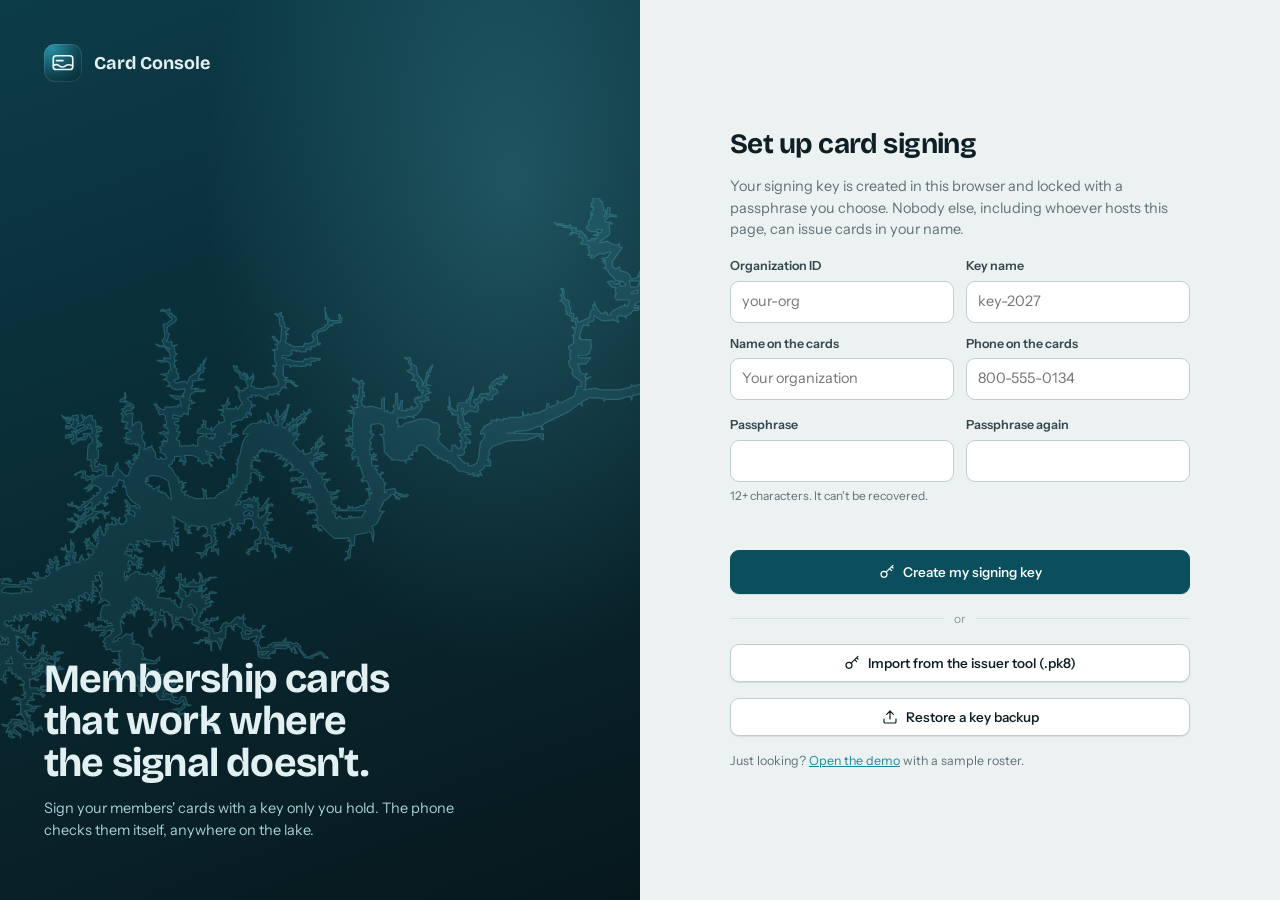
<file: cards/console/index.html>
<!doctype html>
<html lang="en">
<head>
<meta charset="utf-8">
<meta name="viewport" content="width=device-width, initial-scale=1">
<meta name="referrer" content="no-referrer">
<meta name="robots" content="noindex">
<meta name="theme-color" content="#0A2A33">
<title>Card Console</title>
<!--
  Card Console: where a towing service or club manages the membership cards
  it issues through the Lake Cumberland app.

  This build keeps members, cards and the signing key in THIS browser only;
  the key is encrypted under a passphrase only the issuer knows, and the page
  sends nothing anywhere. Open with ?demo for a fictional sample roster.
-->
<link rel="preconnect" href="https://fonts.googleapis.com">
<link rel="preconnect" href="https://fonts.gstatic.com" crossorigin>
<link rel="stylesheet" href="https://fonts.googleapis.com/css2?family=Bricolage+Grotesque:opsz,wght@12..96,500;12..96,600;12..96,700&family=Instrument+Sans:wght@400;500;600;700&family=JetBrains+Mono:wght@500;600;700&display=swap">
<link rel="stylesheet" href="styles.css">
</head>
<body>
<div id="root"><div style="min-height:100vh;display:grid;place-items:center;color:#5F7277;font:14px system-ui">Loading…</div></div>
<script type="module" src="app.js"></script>
</body>
</html>
</file>
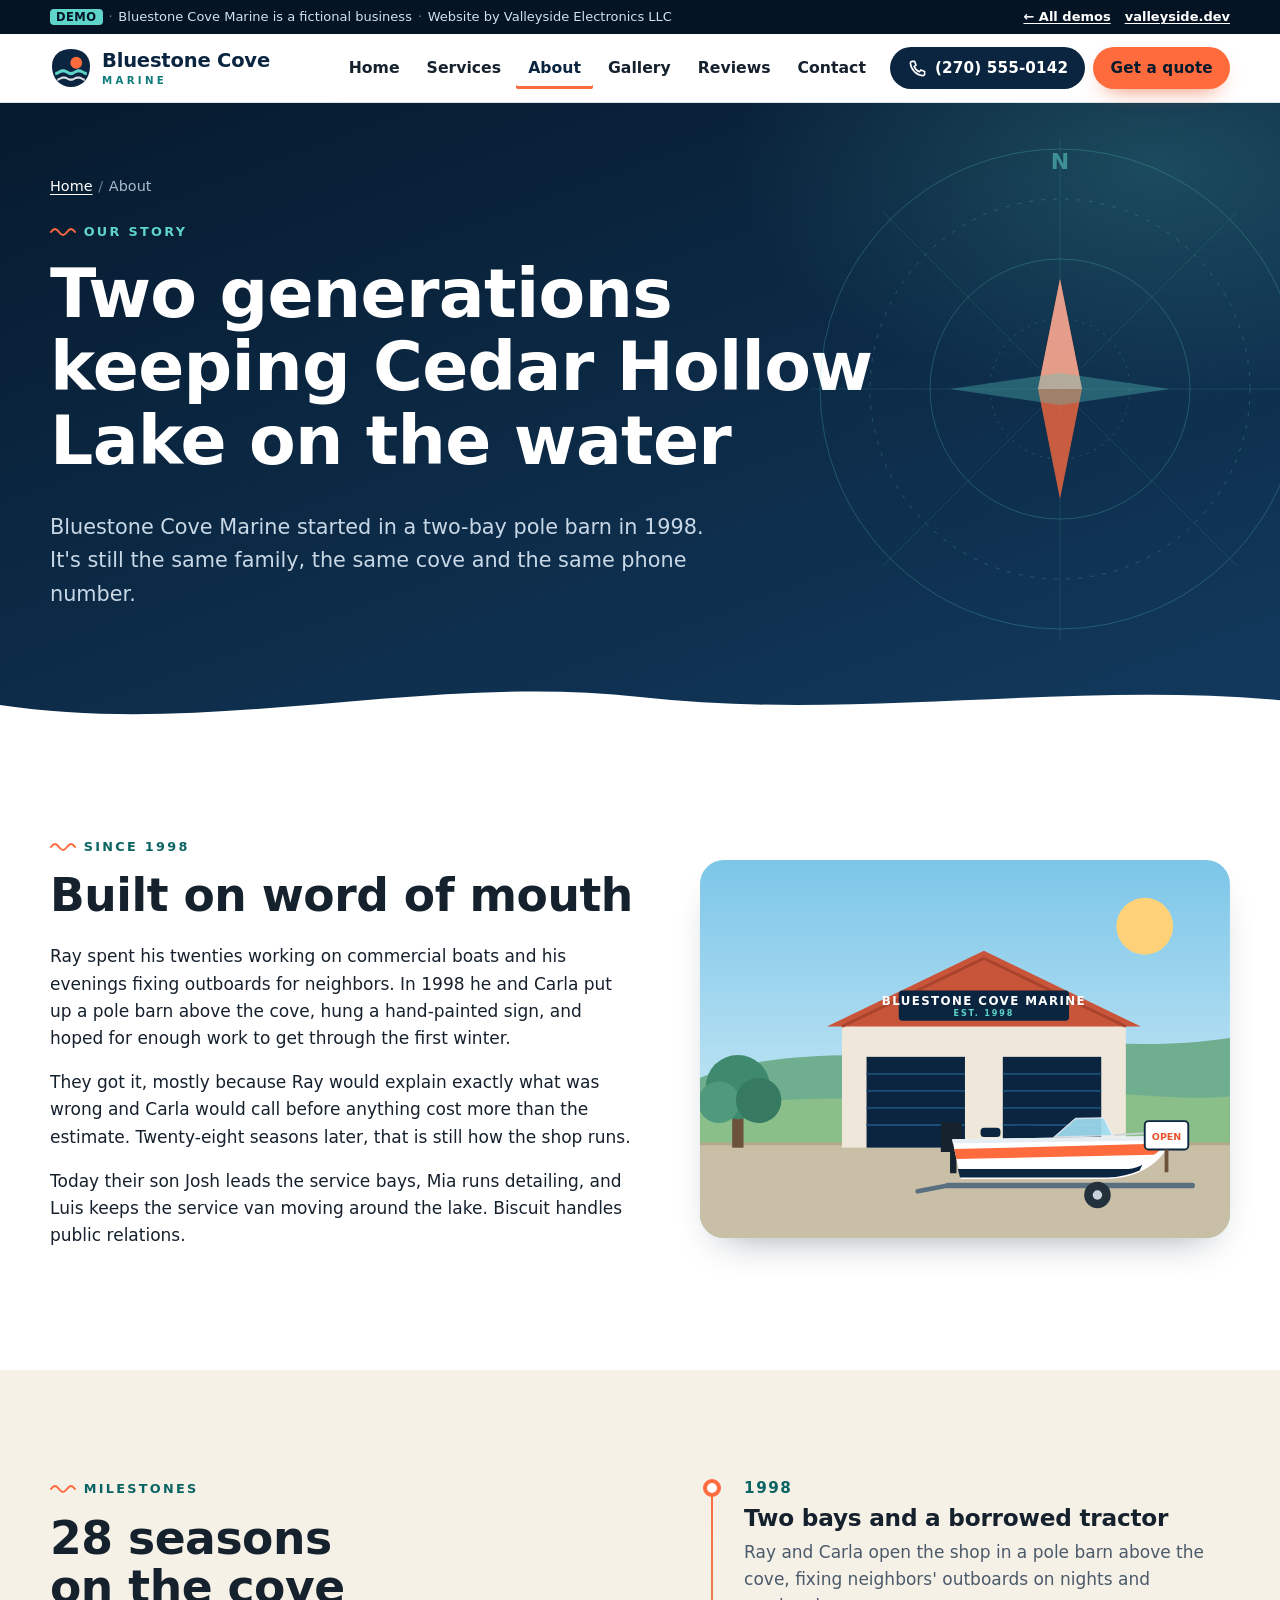
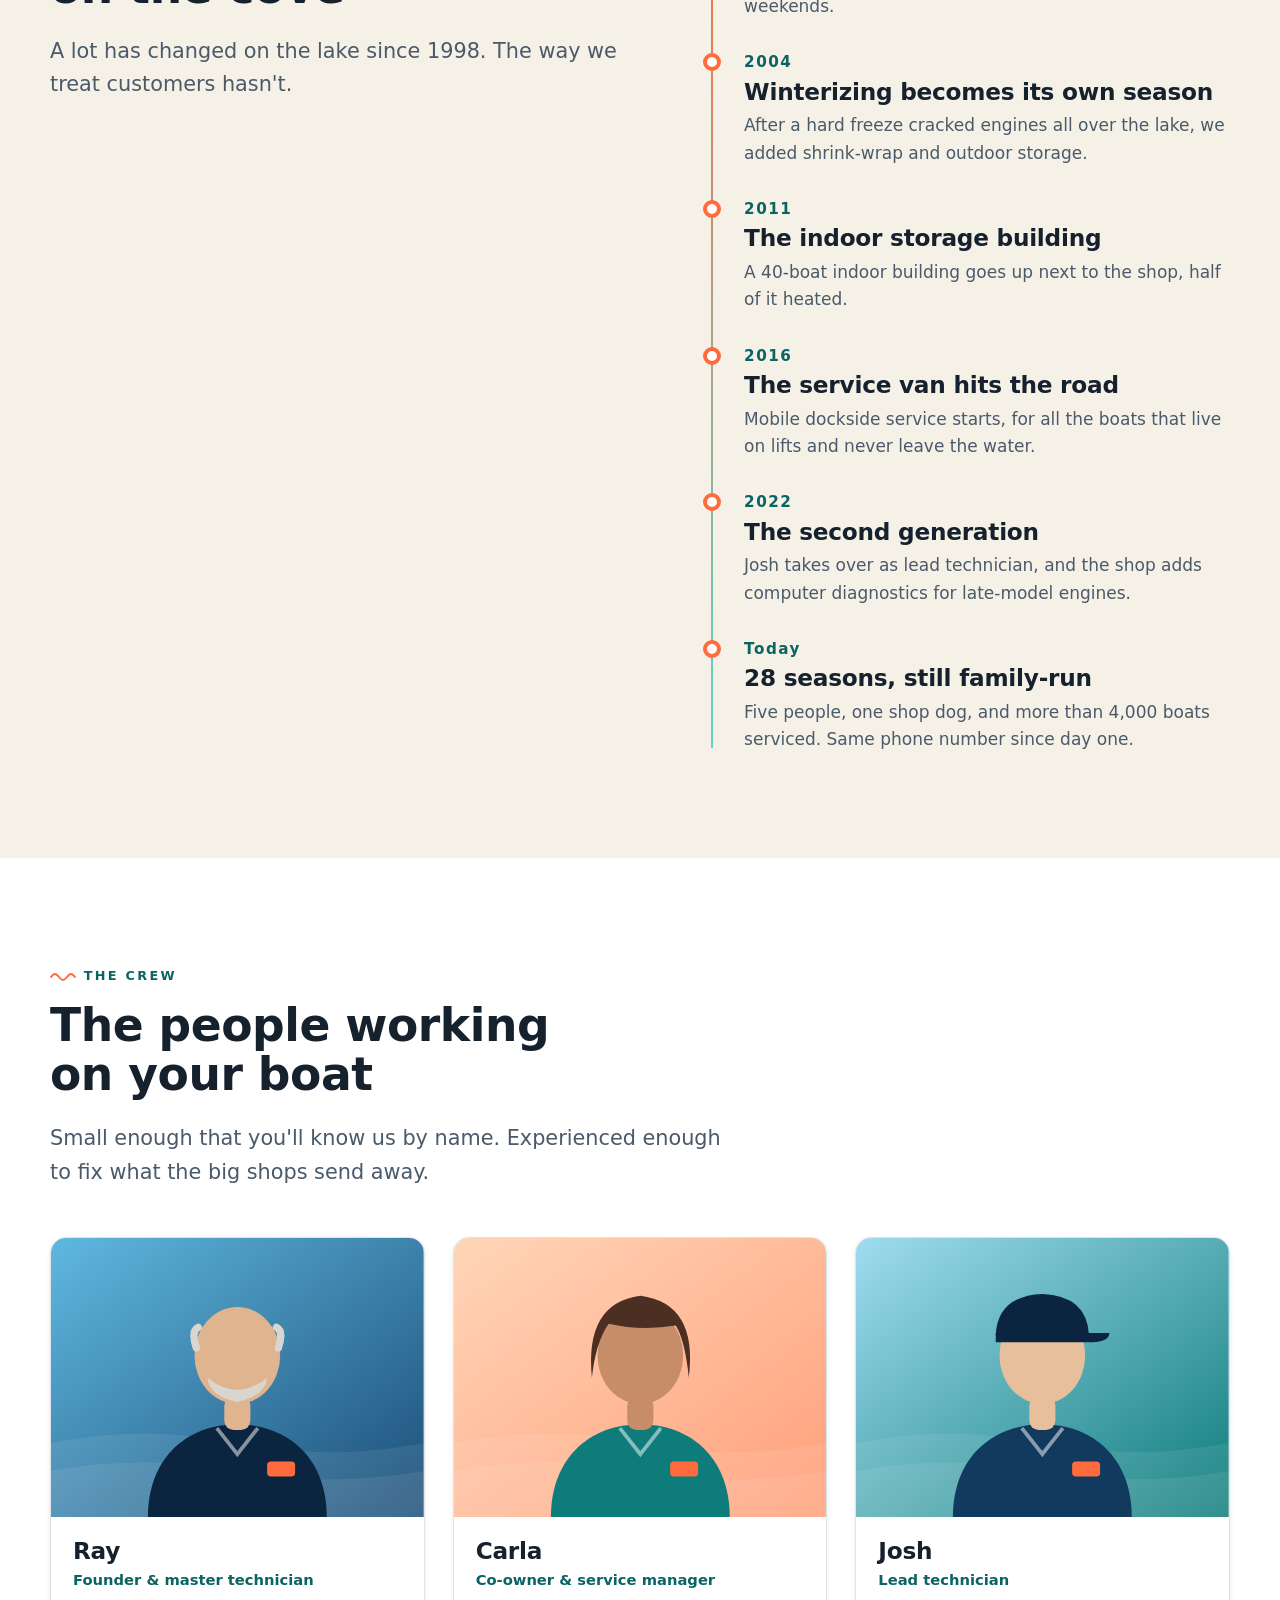
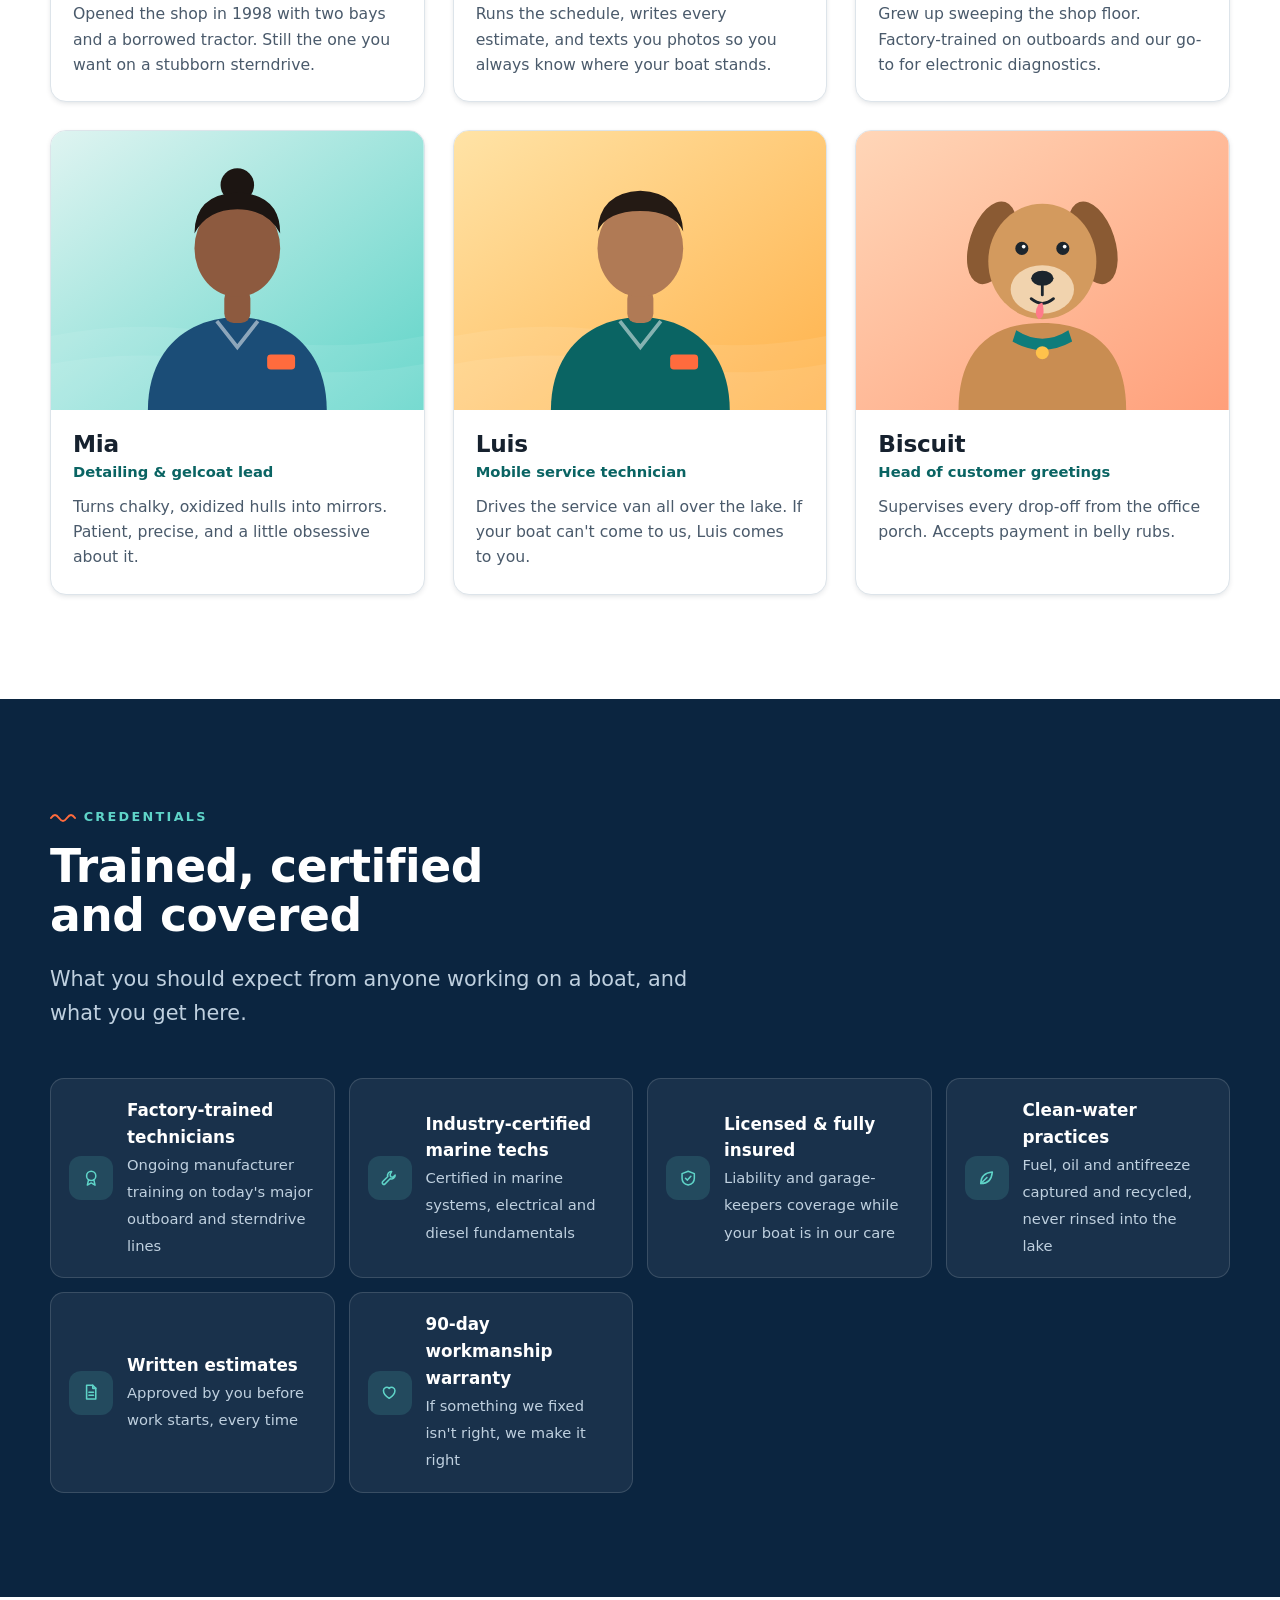
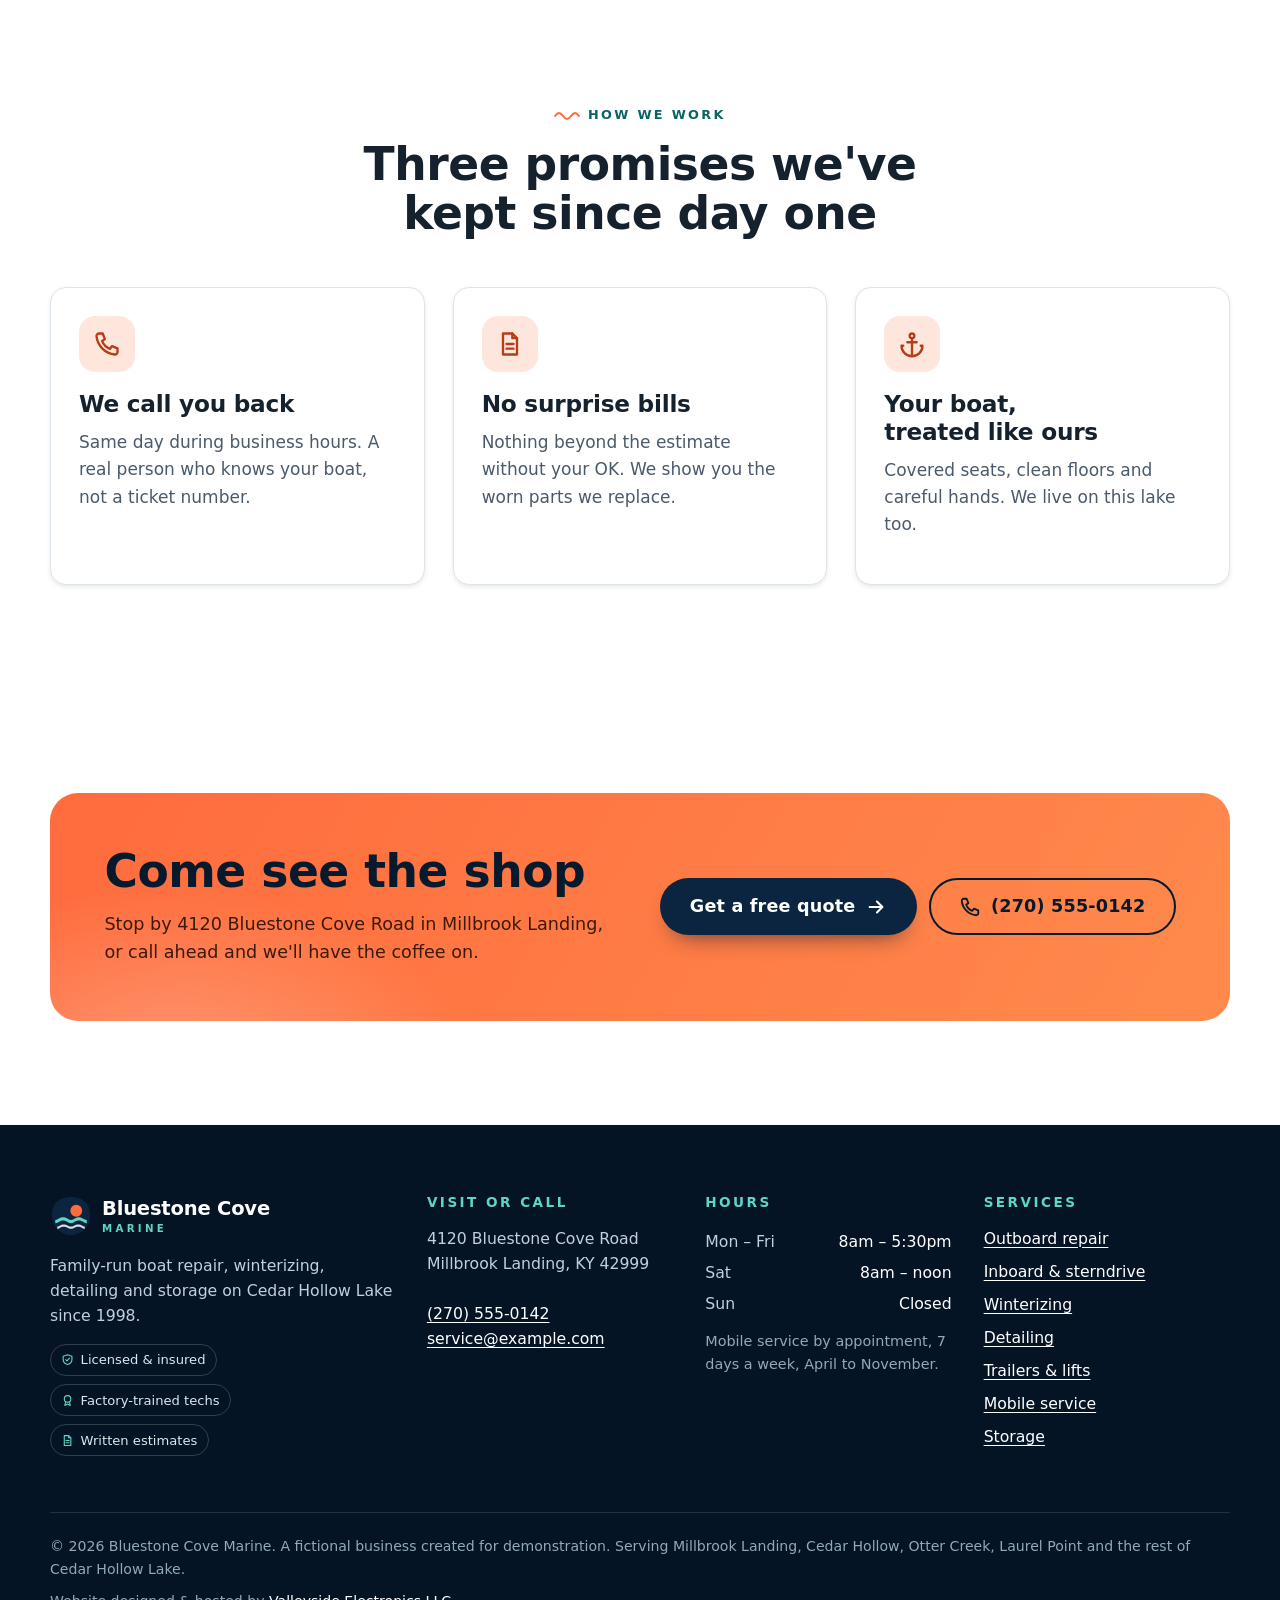
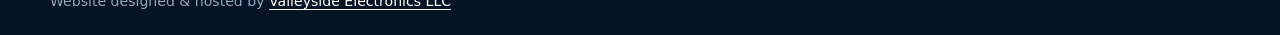
<file: website/about/index.html>
<!doctype html>
<html lang="en-US">
<head>
<meta charset="utf-8">
<meta name="viewport" content="width=device-width, initial-scale=1">
<title>About Us | Family-Run Since 1998 | Bluestone Cove Marine</title>
<meta name="description" content="Meet the family behind Bluestone Cove Marine: factory-trained technicians, licensed and insured, serving Cedar Hollow Lake, Kentucky since 1998.">
<!-- Demo site for a fictional business: kept out of search results on purpose.
     A real client site ships with this line removed and a sitemap submitted. -->
<meta name="robots" content="noindex, nofollow">
<link rel="canonical" href="https://demo.valleyside.dev/website/about/">
<meta name="theme-color" content="#0b2540">
<link rel="icon" href="/website/assets/favicon.svg" type="image/svg+xml">
<meta property="og:type" content="website">
<meta property="og:site_name" content="Bluestone Cove Marine">
<meta property="og:title" content="About Us | Family-Run Since 1998 | Bluestone Cove Marine">
<meta property="og:description" content="Meet the family behind Bluestone Cove Marine: factory-trained technicians, licensed and insured, serving Cedar Hollow Lake, Kentucky since 1998.">
<meta property="og:url" content="https://demo.valleyside.dev/website/about/">
<meta property="og:image" content="https://demo.valleyside.dev/website/assets/og-image.png">
<meta property="og:image:width" content="1200">
<meta property="og:image:height" content="630">
<meta property="og:image:alt" content="Bluestone Cove Marine: boat repair and service on Cedar Hollow Lake, Kentucky (fictional demo business)">
<meta property="og:locale" content="en_US">
<meta name="twitter:card" content="summary_large_image">
<link rel="stylesheet" href="/website/assets/site.css">
<script src="/website/assets/site.js" defer></script>
<script type="application/ld+json">
{
  "@context": "https://schema.org",
  "@type": "LocalBusiness",
  "@id": "https://demo.valleyside.dev/website/#business",
  "name": "Bluestone Cove Marine",
  "description": "Family-run boat repair and service shop on Cedar Hollow Lake, Kentucky, since 1998: outboard and sterndrive repair, winterizing, detailing, trailer and lift service, mobile dockside service and seasonal storage.",
  "url": "https://demo.valleyside.dev/website/",
  "telephone": "+1-270-555-0142",
  "email": "service@example.com",
  "image": "https://demo.valleyside.dev/website/assets/og-image.png",
  "logo": "https://demo.valleyside.dev/website/assets/favicon.svg",
  "priceRange": "$$",
  "foundingDate": "1998",
  "address": {
    "@type": "PostalAddress",
    "streetAddress": "4120 Bluestone Cove Road",
    "addressLocality": "Millbrook Landing",
    "addressRegion": "KY",
    "postalCode": "42999",
    "addressCountry": "US"
  },
  "openingHoursSpecification": [
    {
      "@type": "OpeningHoursSpecification",
      "dayOfWeek": [
        "Monday",
        "Tuesday",
        "Wednesday",
        "Thursday",
        "Friday"
      ],
      "opens": "08:00",
      "closes": "17:30"
    },
    {
      "@type": "OpeningHoursSpecification",
      "dayOfWeek": "Saturday",
      "opens": "08:00",
      "closes": "12:00"
    }
  ],
  "areaServed": [
    {
      "@type": "City",
      "name": "Millbrook Landing, KY"
    },
    {
      "@type": "City",
      "name": "Cedar Hollow, KY"
    },
    {
      "@type": "City",
      "name": "Otter Creek, KY"
    },
    {
      "@type": "City",
      "name": "Laurel Point, KY"
    },
    {
      "@type": "City",
      "name": "Pine Knob, KY"
    },
    {
      "@type": "City",
      "name": "Sawmill Bend, KY"
    },
    {
      "@type": "City",
      "name": "Stillwater, KY"
    },
    {
      "@type": "City",
      "name": "Hickory Flat, KY"
    }
  ],
  "hasOfferCatalog": {
    "@type": "OfferCatalog",
    "name": "Boat repair and service",
    "itemListElement": [
      {
        "@type": "Offer",
        "itemOffered": {
          "@type": "Service",
          "name": "Outboard repair & service",
          "description": "Diagnostics, tune-ups, lower units, fuel systems and 100-hour services for 2-stroke and 4-stroke outboards from 2.5 to 400 hp.",
          "url": "https://demo.valleyside.dev/website/services/#outboard"
        },
        "priceSpecification": {
          "@type": "PriceSpecification",
          "minPrice": 95.0,
          "priceCurrency": "USD"
        }
      },
      {
        "@type": "Offer",
        "itemOffered": {
          "@type": "Service",
          "name": "Inboard & sterndrive service",
          "description": "Annual service, bellows and gimbal bearings, cooling systems and V-drive work for inboard and sterndrive boats.",
          "url": "https://demo.valleyside.dev/website/services/#inboard"
        },
        "priceSpecification": {
          "@type": "PriceSpecification",
          "minPrice": 349.0,
          "priceCurrency": "USD"
        }
      },
      {
        "@type": "Offer",
        "itemOffered": {
          "@type": "Service",
          "name": "Winterizing & de-winterizing",
          "description": "Protect your engine, plumbing and fuel from a hard Kentucky freeze, then wake everything up in spring for the first warm Saturday.",
          "url": "https://demo.valleyside.dev/website/services/#winterizing"
        },
        "priceSpecification": {
          "@type": "PriceSpecification",
          "minPrice": 179.0,
          "priceCurrency": "USD"
        }
      },
      {
        "@type": "Offer",
        "itemOffered": {
          "@type": "Service",
          "name": "Detailing & gelcoat repair",
          "description": "Oxidation removal, compound and wax, vinyl and carpet care, and gelcoat chip repair that brings back the showroom shine.",
          "url": "https://demo.valleyside.dev/website/services/#detailing"
        },
        "priceSpecification": {
          "@type": "PriceSpecification",
          "minPrice": 12.0,
          "priceCurrency": "USD"
        }
      },
      {
        "@type": "Offer",
        "itemOffered": {
          "@type": "Service",
          "name": "Trailer & lift service",
          "description": "Bearings, brakes, lights, bunks and winches for trailers, plus inspection, cables and motors for boat lifts.",
          "url": "https://demo.valleyside.dev/website/services/#trailers"
        },
        "priceSpecification": {
          "@type": "PriceSpecification",
          "minPrice": 129.0,
          "priceCurrency": "USD"
        }
      },
      {
        "@type": "Offer",
        "itemOffered": {
          "@type": "Service",
          "name": "Mobile dockside service",
          "description": "Can't get the boat off the lift? Our fully stocked service van comes to your dock, marina slip or driveway.",
          "url": "https://demo.valleyside.dev/website/services/#mobile"
        },
        "priceSpecification": {
          "@type": "PriceSpecification",
          "minPrice": 85.0,
          "priceCurrency": "USD"
        }
      },
      {
        "@type": "Offer",
        "itemOffered": {
          "@type": "Service",
          "name": "Seasonal storage",
          "description": "Indoor rack and heated storage, or shrink-wrapped outdoor storage, with pickup and delivery to your dock.",
          "url": "https://demo.valleyside.dev/website/services/#storage"
        },
        "priceSpecification": {
          "@type": "PriceSpecification",
          "minPrice": 18.0,
          "priceCurrency": "USD"
        }
      }
    ]
  }
}
</script>
<script type="application/ld+json">
{
  "@context": "https://schema.org",
  "@type": "BreadcrumbList",
  "itemListElement": [
    {
      "@type": "ListItem",
      "position": 1,
      "name": "Home",
      "item": "https://demo.valleyside.dev/website/"
    },
    {
      "@type": "ListItem",
      "position": 2,
      "name": "About",
      "item": "https://demo.valleyside.dev/website/about/"
    }
  ]
}
</script>
</head><body>
<a class="skip-link" href="#main">Skip to main content</a>
<div class="site-top">
<div class="demo-banner" role="region" aria-label="Demo notice">
  <div class="wrap demo-inner">
    <p><strong>Demo</strong><span class="sep" aria-hidden="true">·</span><span class="demo-full">Bluestone Cove Marine is a fictional business<span class="sep" aria-hidden="true">·</span>Website by Valleyside Electronics LLC</span><span class="demo-mid">Bluestone Cove Marine is a fictional business</span><span class="demo-short">Fictional business<span class="visually-hidden">. Website by Valleyside Electronics LLC</span></span></p>
    <p class="demo-links"><a href="/">← All demos</a><a href="https://valleyside.dev">valleyside.dev</a></p>
  </div>
</div>
<header class="site-header">
  <div class="wrap header-inner">
    <a class="brand" href="/website/" aria-label="Bluestone Cove Marine, home"><svg viewBox="0 0 64 64" aria-hidden="true" focusable="false"><path d="M32 3c15 0 29 8 29 26 0 20-13 32-29 32S3 49 3 29C3 11 17 3 32 3z" fill="#0b2540"/><circle cx="40" cy="24" r="9" fill="#ff6b3d"/><path d="M8 38c5 0 6-4 12-4s7 4 12 4 7-4 12-4 7 4 12 4v5c-5 0-6-4-12-4s-7 4-12 4-7-4-12-4-7 4-12 4z" fill="#5fd4c8"/><path d="M11 48c4 0 5-3 10-3s6 3 11 3 6-3 11-3 6 3 10 3v3.5c-4 0-5-3-10-3s-6 3-11 3-6-3-11-3-6 3-10 3z" fill="#fff" opacity=".85"/></svg><span class="brand-name">Bluestone Cove<small>Marine</small></span></a>
    <input type="checkbox" id="nav-toggle" class="nav-toggle" aria-controls="site-nav">
    <label for="nav-toggle" class="nav-toggle-label"><span class="burger" aria-hidden="true"></span><span class="label-text">Menu</span><span class="visually-hidden"> (main navigation)</span></label>
    <nav class="site-nav" id="site-nav" aria-label="Main">
      <ul><li><a href="/website/">Home</a></li><li><a href="/website/services/">Services</a></li><li><a href="/website/about/" aria-current="page">About</a></li><li><a href="/website/gallery/">Gallery</a></li><li><a href="/website/reviews/">Reviews</a></li><li><a href="/website/contact/">Contact</a></li><li class="nav-quote"><a class="btn btn-primary" href="/website/contact/">Get a free quote</a></li></ul>
    </nav>
    <div class="header-cta">
      <a class="btn btn-call btn-sm" href="tel:+12705550142"><svg class="icon" aria-hidden="true" focusable="false"><use href="/website/assets/icons.svg#phone"/></svg><span class="call-num">(270) 555-0142</span><span class="visually-hidden"> (call Bluestone Cove Marine)</span></a>
      <a class="btn btn-primary btn-sm btn-quote" href="/website/contact/">Get a quote</a>
    </div>
  </div>
</header>
</div>
<main id="main">
<section class="page-hero on-dark">
  <svg class="page-hero-deco" viewBox="0 0 520 520" aria-hidden="true" focusable="false">
<g fill="none" stroke="#5fd4c8" stroke-opacity=".28">
<circle cx="260" cy="260" r="240"/><circle cx="260" cy="260" r="190" stroke-dasharray="4 8"/><circle cx="260" cy="260" r="130"/><circle cx="260" cy="260" r="70" stroke-dasharray="2 6"/>
<path d="M260 10 V510 M10 260 H510 M83 83 L437 437 M437 83 L83 437" stroke-opacity=".14"/>
</g>
<path d="M260 150 L282 260 L260 370 L238 260Z" fill="#ff6b3d" opacity=".85"/><path d="M260 150 L282 260 L238 260Z" fill="#ffb199" opacity=".9"/>
<path d="M150 260 L260 244 L370 260 L260 276Z" fill="#5fd4c8" opacity=".35"/>
<text x="260" y="40" text-anchor="middle" font-family="Segoe UI, system-ui, sans-serif" font-size="22" font-weight="700" fill="#5fd4c8" opacity=".6">N</text>
</svg>
  <div class="wrap">
    <nav class="breadcrumbs" aria-label="Breadcrumb"><ol><li><a href="/website/">Home</a></li><li aria-current="page">About</li></ol></nav>
    <p class="eyebrow">Our story</p>
    <h1>Two generations keeping Cedar Hollow Lake on the water</h1>
    <p class="lead">Bluestone Cove Marine started in a two-bay pole barn in 1998. It's still the same family, the same cove and the same phone number.</p>
  </div>
  <svg class="wave-bottom" viewBox="0 0 1440 80" preserveAspectRatio="none" aria-hidden="true" focusable="false"><path d="M0 50 C240 90 480 10 720 40 C960 70 1200 20 1440 44 V80 H0Z" fill="#fff"/></svg>
</section>
<section class="section" aria-labelledby="story-title">
  <div class="wrap split">
    <div>
      <p class="eyebrow">Since 1998</p>
      <h2 id="story-title">Built on word of mouth</h2>
      <p>Ray spent his twenties working on commercial boats and his evenings fixing outboards for neighbors. In 1998 he and Carla put up a pole barn above the cove, hung a hand-painted sign, and hoped for enough work to get through the first winter.</p>
      <p>They got it, mostly because Ray would explain exactly what was wrong and Carla would call before anything cost more than the estimate. Twenty-eight seasons later, that is still how the shop runs.</p>
      <p>Today their son Josh leads the service bays, Mia runs detailing, and Luis keeps the service van moving around the lake. Biscuit handles public relations.</p>
    </div>
    <div class="story-art"><svg viewBox="0 0 560 400" role="img" aria-label="Illustration: the Bluestone Cove Marine shop, a two-bay barn with a boat on a trailer out front">
<defs><linearGradient id="shSky" x1="0" y1="0" x2="0" y2="1"><stop offset="0" stop-color="#7cc6e8"/><stop offset="1" stop-color="#e3f4fb"/></linearGradient></defs>
<rect width="560" height="400" fill="url(#shSky)"/>
<circle cx="470" cy="70" r="30" fill="#ffd27a"/>
<path d="M0 230 C90 196 170 214 260 196 C350 178 440 206 560 188 L560 300 L0 300Z" fill="#6fae8f"/>
<path d="M0 262 C120 244 220 258 330 248 C430 240 500 256 560 250 L560 400 L0 400Z" fill="#8bbf8a"/>
<rect y="300" width="560" height="100" fill="#c9bea6"/>
<path d="M0 300 H560" stroke="#b3a78c" stroke-width="3"/>
<g transform="translate(40 250)"><rect x="-6" y="0" width="12" height="54" fill="#6d523b"/><circle cy="-10" r="34" fill="#3f8a6f"/><circle cx="-20" cy="6" r="22" fill="#4f9a7c"/><circle cx="22" cy="4" r="24" fill="#357a61"/></g>
<rect x="150" y="170" width="300" height="134" fill="#efe8da"/>
<path d="M134 176 L300 96 L466 176Z" fill="#c8553a"/><path d="M150 176 L300 104 L450 176" fill="none" stroke="#a9432c" stroke-width="3"/>
<rect x="176" y="208" width="104" height="96" fill="#0b2540"/><rect x="320" y="208" width="104" height="96" fill="#0b2540"/>
<g stroke="#1b4d77" stroke-width="2"><path d="M176 226 h104 M176 244 h104 M176 262 h104 M176 280 h104 M320 226 h104 M320 244 h104 M320 262 h104 M320 280 h104"/></g>
<rect x="210" y="138" width="180" height="32" rx="4" fill="#0b2540"/>
<text x="300" y="153" text-anchor="middle" font-family="Segoe UI, system-ui, sans-serif" font-size="12.5" font-weight="800" fill="#fff" letter-spacing="1.5">BLUESTONE COVE MARINE</text>
<text x="300" y="165" text-anchor="middle" font-family="Segoe UI, system-ui, sans-serif" font-size="8.5" font-weight="700" fill="#5fd4c8" letter-spacing="2">EST. 1998</text>
<g transform="translate(250 262) scale(0.75)"><g transform="translate(0 0) scale(1)"><path d="M6 20h24a6 6 0 0 1 6 6v36h-8v30h-9V62H6z" fill="#16222e"/><path d="M22 44 L300 40 Q326 39 338 30 Q322 76 282 92 Q262 100 236 100 L34 100 Z" fill="#ffffff"/><path d="M25 58 L322 50 Q316 60 306 66 L28 72 Z" fill="#ff6b3d"/><path d="M30 86 L270 86 Q282 85 290 80 L286 88 Q266 97 240 98 L33 98 Z" fill="#0b2540" opacity="1"/><path d="M22 44 L300 40 Q326 39 338 30 L337 35 Q322 45 300 46 L23 50 Z" fill="#e6eef3"/><rect x="62" y="28" width="28" height="13" rx="5" fill="#0b2540"/><rect x="104" y="25" width="36" height="16" rx="5" fill="#0b2540"/><path d="M166 41 L196 15 L236 14 L248 39 Z" fill="#9fdcf0" opacity=".92" stroke="#e6eef3" stroke-width="2"/><path d="M252 38 L304 35" stroke="#c9d3da" stroke-width="2.5" stroke-linecap="round"/></g></g>
<path d="M262 344 H520" stroke="#5a6f80" stroke-width="6" stroke-linecap="round"/><path d="M230 350 L262 344" stroke="#5a6f80" stroke-width="5" stroke-linecap="round"/>
<circle cx="420" cy="354" r="14" fill="#23313d"/><circle cx="420" cy="354" r="5" fill="#c9d2da"/>
<rect x="470" y="276" width="46" height="30" rx="4" fill="#fff" stroke="#0b2540" stroke-width="2"/><text x="493" y="296" text-anchor="middle" font-family="Segoe UI, system-ui, sans-serif" font-size="10" font-weight="800" fill="#e5532a">OPEN</text>
<path d="M493 306 V330" stroke="#6d523b" stroke-width="4"/>
</svg></div>
  </div>
</section>

<section class="section section-sand" aria-labelledby="tl-title">
  <div class="wrap split" style="align-items:start">
    <div>
      <p class="eyebrow">Milestones</p>
      <h2 id="tl-title">28 seasons on the cove</h2>
      <p class="lead">A lot has changed on the lake since 1998. The way we treat customers hasn't.</p>
    </div>
    <ol class="timeline"><li><span class="yr">1998</span><h3>Two bays and a borrowed tractor</h3><p>Ray and Carla open the shop in a pole barn above the cove, fixing neighbors' outboards on nights and weekends.</p></li><li><span class="yr">2004</span><h3>Winterizing becomes its own season</h3><p>After a hard freeze cracked engines all over the lake, we added shrink-wrap and outdoor storage.</p></li><li><span class="yr">2011</span><h3>The indoor storage building</h3><p>A 40-boat indoor building goes up next to the shop, half of it heated.</p></li><li><span class="yr">2016</span><h3>The service van hits the road</h3><p>Mobile dockside service starts, for all the boats that live on lifts and never leave the water.</p></li><li><span class="yr">2022</span><h3>The second generation</h3><p>Josh takes over as lead technician, and the shop adds computer diagnostics for late-model engines.</p></li><li><span class="yr">Today</span><h3>28 seasons, still family-run</h3><p>Five people, one shop dog, and more than 4,000 boats serviced. Same phone number since day one.</p></li></ol>
  </div>
</section>

<section class="section" aria-labelledby="team-title">
  <div class="wrap">
    <div class="section-head">
      <p class="eyebrow">The crew</p>
      <h2 id="team-title">The people working on your boat</h2>
      <p class="lead">Small enough that you'll know us by name. Experienced enough to fix what the big shops send away.</p>
    </div>
    <div class="grid grid-3"><article class="card team-card">
  <div class="portrait"><svg viewBox="0 0 400 300" role="img" aria-hidden="true" focusable="false" preserveAspectRatio="xMidYMid slice">
<defs><linearGradient id="pt0" x1="0" y1="0" x2="1" y2="1"><stop offset="0" stop-color="#5fb8e0"/><stop offset="1" stop-color="#1b4d77"/></linearGradient></defs>
<rect width="400" height="300" fill="url(#pt0)"/>
<path d="M0 220 Q100 200 200 220 T400 220 V300 H0Z" fill="#fff" opacity=".08"/><path d="M0 250 Q100 232 200 250 T400 250 V300 H0Z" fill="#fff" opacity=".08"/>
<path d="M104 300 C104 232 150 200 200 200 C250 200 296 232 296 300Z" fill="#0b2540"/>
<path d="M178 204 L200 232 L222 204" fill="none" stroke="#fff" stroke-opacity=".5" stroke-width="4"/>
<rect x="232" y="240" width="30" height="16" rx="4" fill="#ff6b3d"/>
<rect x="186" y="170" width="28" height="36" rx="10" fill="#e0b48f"/>
<ellipse cx="200" cy="126" rx="46" ry="52" fill="#e0b48f"/>
<path d="M156 118 Q150 100 158 96 M244 118 Q250 100 242 96" stroke="#d9d6d0" stroke-width="8" fill="none" stroke-linecap="round"/><path d="M168 150 Q200 176 232 150 Q230 170 200 176 Q170 170 168 150Z" fill="#d9d6d0"/>
</svg></div>
  <div class="team-body"><h3>Ray</h3><p class="role">Founder &amp; master technician</p><p>Opened the shop in 1998 with two bays and a borrowed tractor. Still the one you want on a stubborn sterndrive.</p></div>
</article><article class="card team-card">
  <div class="portrait"><svg viewBox="0 0 400 300" role="img" aria-hidden="true" focusable="false" preserveAspectRatio="xMidYMid slice">
<defs><linearGradient id="pt1" x1="0" y1="0" x2="1" y2="1"><stop offset="0" stop-color="#ffd6b8"/><stop offset="1" stop-color="#ff9f7a"/></linearGradient></defs>
<rect width="400" height="300" fill="url(#pt1)"/>
<path d="M0 220 Q100 200 200 220 T400 220 V300 H0Z" fill="#fff" opacity=".08"/><path d="M0 250 Q100 232 200 250 T400 250 V300 H0Z" fill="#fff" opacity=".08"/>
<path d="M104 300 C104 232 150 200 200 200 C250 200 296 232 296 300Z" fill="#0e7c7b"/>
<path d="M178 204 L200 232 L222 204" fill="none" stroke="#fff" stroke-opacity=".5" stroke-width="4"/>
<rect x="232" y="240" width="30" height="16" rx="4" fill="#ff6b3d"/>
<rect x="186" y="170" width="28" height="36" rx="10" fill="#c68d68"/>
<ellipse cx="200" cy="126" rx="46" ry="52" fill="#c68d68"/>
<path d="M148 150 Q140 70 200 62 Q262 70 252 150 Q248 110 238 94 Q200 100 166 92 Q152 112 148 150Z" fill="#4a2f22"/>
</svg></div>
  <div class="team-body"><h3>Carla</h3><p class="role">Co-owner &amp; service manager</p><p>Runs the schedule, writes every estimate, and texts you photos so you always know where your boat stands.</p></div>
</article><article class="card team-card">
  <div class="portrait"><svg viewBox="0 0 400 300" role="img" aria-hidden="true" focusable="false" preserveAspectRatio="xMidYMid slice">
<defs><linearGradient id="pt2" x1="0" y1="0" x2="1" y2="1"><stop offset="0" stop-color="#9fdcf0"/><stop offset="1" stop-color="#0e7c7b"/></linearGradient></defs>
<rect width="400" height="300" fill="url(#pt2)"/>
<path d="M0 220 Q100 200 200 220 T400 220 V300 H0Z" fill="#fff" opacity=".08"/><path d="M0 250 Q100 232 200 250 T400 250 V300 H0Z" fill="#fff" opacity=".08"/>
<path d="M104 300 C104 232 150 200 200 200 C250 200 296 232 296 300Z" fill="#123a5e"/>
<path d="M178 204 L200 232 L222 204" fill="none" stroke="#fff" stroke-opacity=".5" stroke-width="4"/>
<rect x="232" y="240" width="30" height="16" rx="4" fill="#ff6b3d"/>
<rect x="186" y="170" width="28" height="36" rx="10" fill="#e7bf9c"/>
<ellipse cx="200" cy="126" rx="46" ry="52" fill="#e7bf9c"/>
<path d="M150 104 Q152 62 200 60 Q248 62 250 104 Z" fill="#0b2540"/><path d="M150 102 H272 Q272 112 250 112 H150Z" fill="#0b2540"/>
</svg></div>
  <div class="team-body"><h3>Josh</h3><p class="role">Lead technician</p><p>Grew up sweeping the shop floor. Factory-trained on outboards and our go-to for electronic diagnostics.</p></div>
</article><article class="card team-card">
  <div class="portrait"><svg viewBox="0 0 400 300" role="img" aria-hidden="true" focusable="false" preserveAspectRatio="xMidYMid slice">
<defs><linearGradient id="pt3" x1="0" y1="0" x2="1" y2="1"><stop offset="0" stop-color="#dff4f1"/><stop offset="1" stop-color="#5fd4c8"/></linearGradient></defs>
<rect width="400" height="300" fill="url(#pt3)"/>
<path d="M0 220 Q100 200 200 220 T400 220 V300 H0Z" fill="#fff" opacity=".08"/><path d="M0 250 Q100 232 200 250 T400 250 V300 H0Z" fill="#fff" opacity=".08"/>
<path d="M104 300 C104 232 150 200 200 200 C250 200 296 232 296 300Z" fill="#1b4d77"/>
<path d="M178 204 L200 232 L222 204" fill="none" stroke="#fff" stroke-opacity=".5" stroke-width="4"/>
<rect x="232" y="240" width="30" height="16" rx="4" fill="#ff6b3d"/>
<rect x="186" y="170" width="28" height="36" rx="10" fill="#8d5a3f"/>
<ellipse cx="200" cy="126" rx="46" ry="52" fill="#8d5a3f"/>
<circle cx="200" cy="58" r="18" fill="#1c1512"/><path d="M154 110 Q154 68 200 66 Q246 68 246 110 Q232 84 200 84 Q168 84 154 110Z" fill="#1c1512"/>
</svg></div>
  <div class="team-body"><h3>Mia</h3><p class="role">Detailing &amp; gelcoat lead</p><p>Turns chalky, oxidized hulls into mirrors. Patient, precise, and a little obsessive about it.</p></div>
</article><article class="card team-card">
  <div class="portrait"><svg viewBox="0 0 400 300" role="img" aria-hidden="true" focusable="false" preserveAspectRatio="xMidYMid slice">
<defs><linearGradient id="pt4" x1="0" y1="0" x2="1" y2="1"><stop offset="0" stop-color="#ffe3a6"/><stop offset="1" stop-color="#ffb24b"/></linearGradient></defs>
<rect width="400" height="300" fill="url(#pt4)"/>
<path d="M0 220 Q100 200 200 220 T400 220 V300 H0Z" fill="#fff" opacity=".08"/><path d="M0 250 Q100 232 200 250 T400 250 V300 H0Z" fill="#fff" opacity=".08"/>
<path d="M104 300 C104 232 150 200 200 200 C250 200 296 232 296 300Z" fill="#0a6463"/>
<path d="M178 204 L200 232 L222 204" fill="none" stroke="#fff" stroke-opacity=".5" stroke-width="4"/>
<rect x="232" y="240" width="30" height="16" rx="4" fill="#ff6b3d"/>
<rect x="186" y="170" width="28" height="36" rx="10" fill="#b07a55"/>
<ellipse cx="200" cy="126" rx="46" ry="52" fill="#b07a55"/>
<path d="M154 108 Q156 66 200 64 Q244 66 246 108 Q236 86 200 86 Q164 86 154 108Z" fill="#241a14"/>
</svg></div>
  <div class="team-body"><h3>Luis</h3><p class="role">Mobile service technician</p><p>Drives the service van all over the lake. If your boat can't come to us, Luis comes to you.</p></div>
</article><article class="card team-card">
  <div class="portrait"><svg viewBox="0 0 400 300" aria-hidden="true" focusable="false" preserveAspectRatio="xMidYMid slice">
<defs><linearGradient id="ptdog" x1="0" y1="0" x2="1" y2="1"><stop offset="0" stop-color="#ffd6b8"/><stop offset="1" stop-color="#ff9f7a"/></linearGradient></defs>
<rect width="400" height="300" fill="url(#ptdog)"/>
<path d="M110 300 C110 230 150 206 200 206 C250 206 290 230 290 300Z" fill="#c98d52"/>
<path d="M172 214 Q200 232 228 214 L232 226 Q200 244 168 226Z" fill="#0e7c7b"/><circle cx="200" cy="238" r="7" fill="#ffc24b"/>
<ellipse cx="146" cy="120" rx="24" ry="46" fill="#8a5a33" transform="rotate(18 146 120)"/>
<ellipse cx="254" cy="120" rx="24" ry="46" fill="#8a5a33" transform="rotate(-18 254 120)"/>
<ellipse cx="200" cy="140" rx="58" ry="62" fill="#d39a5e"/>
<ellipse cx="200" cy="170" rx="34" ry="26" fill="#f1d3ae"/>
<circle cx="178" cy="126" r="7" fill="#1c252d"/><circle cx="222" cy="126" r="7" fill="#1c252d"/>
<circle cx="180" cy="124" r="2" fill="#fff"/><circle cx="224" cy="124" r="2" fill="#fff"/>
<ellipse cx="200" cy="158" rx="12" ry="8" fill="#1c252d"/>
<path d="M200 166 V176 M188 180 Q200 190 212 180" stroke="#1c252d" stroke-width="3" fill="none" stroke-linecap="round"/>
<path d="M200 184 Q204 200 196 202 Q190 196 196 186" fill="#ff7a8a"/>
</svg></div>
  <div class="team-body"><h3>Biscuit</h3><p class="role">Head of customer greetings</p><p>Supervises every drop-off from the office porch. Accepts payment in belly rubs.</p></div>
</article></div>
  </div>
</section>

<section class="section section-navy on-dark" aria-labelledby="cert-title">
  <div class="wrap">
    <div class="section-head">
      <p class="eyebrow">Credentials</p>
      <h2 id="cert-title">Trained, certified and covered</h2>
      <p class="lead">What you should expect from anyone working on a boat, and what you get here.</p>
    </div>
    <ul class="cert-list">
      <li><span class="badge-icon"><svg class="icon" aria-hidden="true" focusable="false"><use href="/website/assets/icons.svg#award"/></svg></span><div><strong>Factory-trained technicians</strong><span>Ongoing manufacturer training on today's major outboard and sterndrive lines</span></div></li>
      <li><span class="badge-icon"><svg class="icon" aria-hidden="true" focusable="false"><use href="/website/assets/icons.svg#wrench"/></svg></span><div><strong>Industry-certified marine techs</strong><span>Certified in marine systems, electrical and diesel fundamentals</span></div></li>
      <li><span class="badge-icon"><svg class="icon" aria-hidden="true" focusable="false"><use href="/website/assets/icons.svg#shield"/></svg></span><div><strong>Licensed &amp; fully insured</strong><span>Liability and garage-keepers coverage while your boat is in our care</span></div></li>
      <li><span class="badge-icon"><svg class="icon" aria-hidden="true" focusable="false"><use href="/website/assets/icons.svg#leaf"/></svg></span><div><strong>Clean-water practices</strong><span>Fuel, oil and antifreeze captured and recycled, never rinsed into the lake</span></div></li>
      <li><span class="badge-icon"><svg class="icon" aria-hidden="true" focusable="false"><use href="/website/assets/icons.svg#doc"/></svg></span><div><strong>Written estimates</strong><span>Approved by you before work starts, every time</span></div></li>
      <li><span class="badge-icon"><svg class="icon" aria-hidden="true" focusable="false"><use href="/website/assets/icons.svg#heart"/></svg></span><div><strong>90-day workmanship warranty</strong><span>If something we fixed isn't right, we make it right</span></div></li>
    </ul>
  </div>
</section>

<section class="section" aria-labelledby="val-title">
  <div class="wrap">
    <div class="section-head center">
      <p class="eyebrow">How we work</p>
      <h2 id="val-title">Three promises we've kept since day one</h2>
    </div>
    <div class="grid grid-3">
      <article class="card value-card"><div class="service-icon"><svg class="icon" aria-hidden="true" focusable="false"><use href="/website/assets/icons.svg#phone"/></svg></div><h3>We call you back</h3><p class="muted">Same day during business hours. A real person who knows your boat, not a ticket number.</p></article>
      <article class="card value-card"><div class="service-icon"><svg class="icon" aria-hidden="true" focusable="false"><use href="/website/assets/icons.svg#doc"/></svg></div><h3>No surprise bills</h3><p class="muted">Nothing beyond the estimate without your OK. We show you the worn parts we replace.</p></article>
      <article class="card value-card"><div class="service-icon"><svg class="icon" aria-hidden="true" focusable="false"><use href="/website/assets/icons.svg#anchor"/></svg></div><h3>Your boat, treated like ours</h3><p class="muted">Covered seats, clean floors and careful hands. We live on this lake too.</p></article>
    </div>
  </div>
</section>
<section class="section" aria-labelledby="cta-title">
  <div class="wrap">
    <div class="cta-band">
      <div>
        <h2 id="cta-title">Come see the shop</h2>
        <p>Stop by 4120 Bluestone Cove Road in Millbrook Landing, or call ahead and we'll have the coffee on.</p>
      </div>
      <div class="btn-row">
        <a class="btn btn-navy btn-lg" href="/website/contact/">Get a free quote <svg class="icon" aria-hidden="true" focusable="false"><use href="/website/assets/icons.svg#arrow"/></svg></a>
        <a class="btn btn-ghost btn-lg" href="tel:+12705550142"><svg class="icon" aria-hidden="true" focusable="false"><use href="/website/assets/icons.svg#phone"/></svg>(270) 555-0142</a>
      </div>
    </div>
  </div>
</section>
</main>
<footer class="site-footer on-dark">
  <div class="wrap">
    <div class="footer-grid">
      <div>
        <a class="brand" href="/website/" aria-label="Bluestone Cove Marine, home"><svg viewBox="0 0 64 64" aria-hidden="true" focusable="false"><path d="M32 3c15 0 29 8 29 26 0 20-13 32-29 32S3 49 3 29C3 11 17 3 32 3z" fill="#0b2540"/><circle cx="40" cy="24" r="9" fill="#ff6b3d"/><path d="M8 38c5 0 6-4 12-4s7 4 12 4 7-4 12-4 7 4 12 4v5c-5 0-6-4-12-4s-7 4-12 4-7-4-12-4-7 4-12 4z" fill="#5fd4c8"/><path d="M11 48c4 0 5-3 10-3s6 3 11 3 6-3 11-3 6 3 10 3v3.5c-4 0-5-3-10-3s-6 3-11 3-6-3-11-3-6 3-10 3z" fill="#fff" opacity=".85"/></svg><span class="brand-name">Bluestone Cove<small>Marine</small></span></a>
        <p>Family-run boat repair, winterizing, detailing and storage on Cedar Hollow Lake since 1998.</p>
        <ul class="footer-badges">
          <li><svg class="icon" aria-hidden="true" focusable="false"><use href="/website/assets/icons.svg#shield"/></svg>Licensed &amp; insured</li>
          <li><svg class="icon" aria-hidden="true" focusable="false"><use href="/website/assets/icons.svg#award"/></svg>Factory-trained techs</li>
          <li><svg class="icon" aria-hidden="true" focusable="false"><use href="/website/assets/icons.svg#doc"/></svg>Written estimates</li>
        </ul>
      </div>
      <div>
        <h2>Visit or call</h2>
        <address>
          4120 Bluestone Cove Road<br>Millbrook Landing, KY 42999<br><br>
          <a href="tel:+12705550142">(270) 555-0142</a><br>
          <a href="mailto:service@example.com">service@example.com</a>
        </address>
      </div>
      <div>
        <h2>Hours</h2>
        <table class="footer-hours"><caption class="visually-hidden">Shop hours</caption><tbody><tr><th scope="row">Mon – Fri</th><td>8am – 5:30pm</td></tr><tr><th scope="row">Sat</th><td>8am – noon</td></tr><tr><th scope="row">Sun</th><td>Closed</td></tr></tbody></table>
        <p class="muted" style="color:#93a8bb;margin-top:.8em;font-size:.9rem">Mobile service by appointment, 7 days a week, April to November.</p>
      </div>
      <div>
        <h2>Services</h2>
        <ul><li><a href="/website/services/#outboard">Outboard repair</a></li><li><a href="/website/services/#inboard">Inboard & sterndrive</a></li><li><a href="/website/services/#winterizing">Winterizing</a></li><li><a href="/website/services/#detailing">Detailing</a></li><li><a href="/website/services/#trailers">Trailers & lifts</a></li><li><a href="/website/services/#mobile">Mobile service</a></li><li><a href="/website/services/#storage">Storage</a></li></ul>
      </div>
    </div>
    <div class="footer-bottom">
      <p>© 2026 Bluestone Cove Marine. A fictional business created for demonstration. Serving Millbrook Landing, Cedar Hollow, Otter Creek, Laurel Point and the rest of Cedar Hollow Lake.</p>
      <p>Website designed &amp; hosted by <a href="https://valleyside.dev">Valleyside Electronics LLC</a></p>
    </div>
  </div>
</footer>
<div class="mobile-callbar">
  <a class="btn btn-call" href="tel:+12705550142"><svg class="icon" aria-hidden="true" focusable="false"><use href="/website/assets/icons.svg#phone"/></svg>Call now</a>
  <a class="btn btn-primary" href="/website/contact/">Free quote</a>
</div>
</body>
</html>
</file>
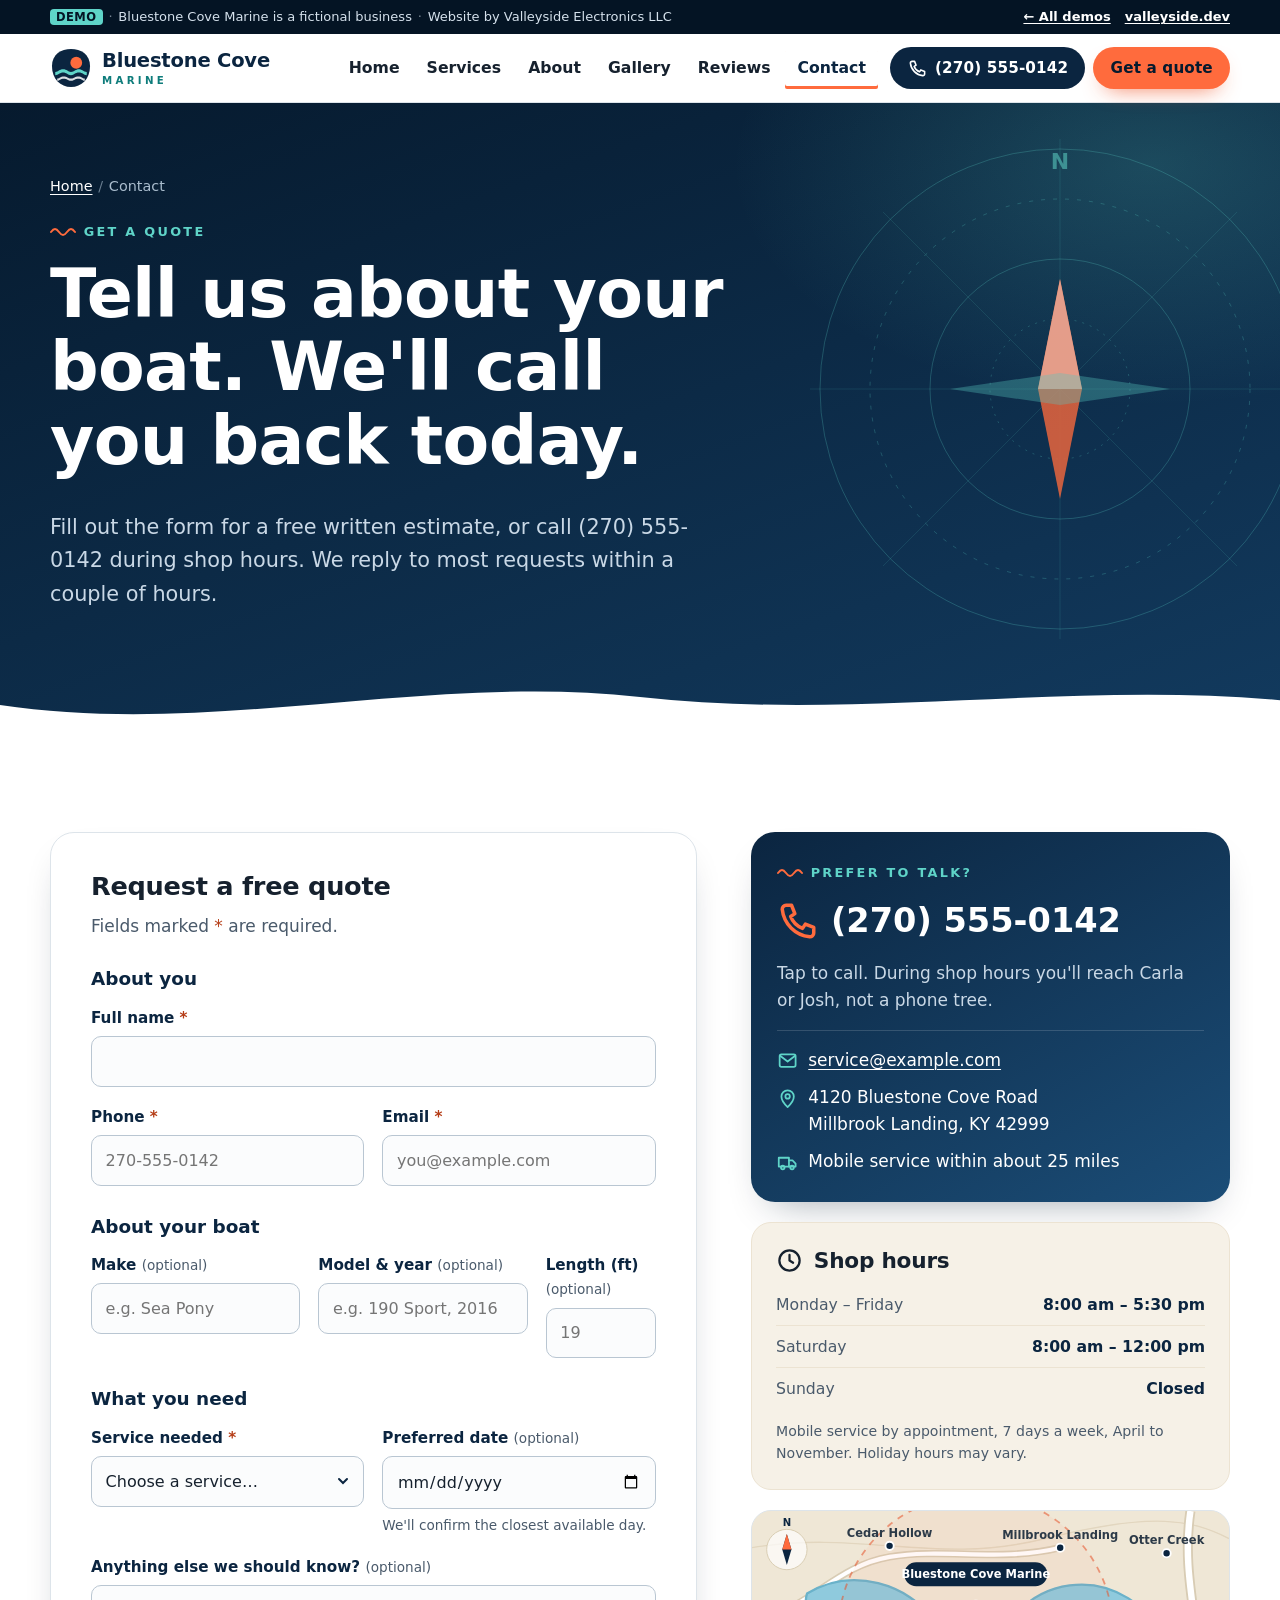
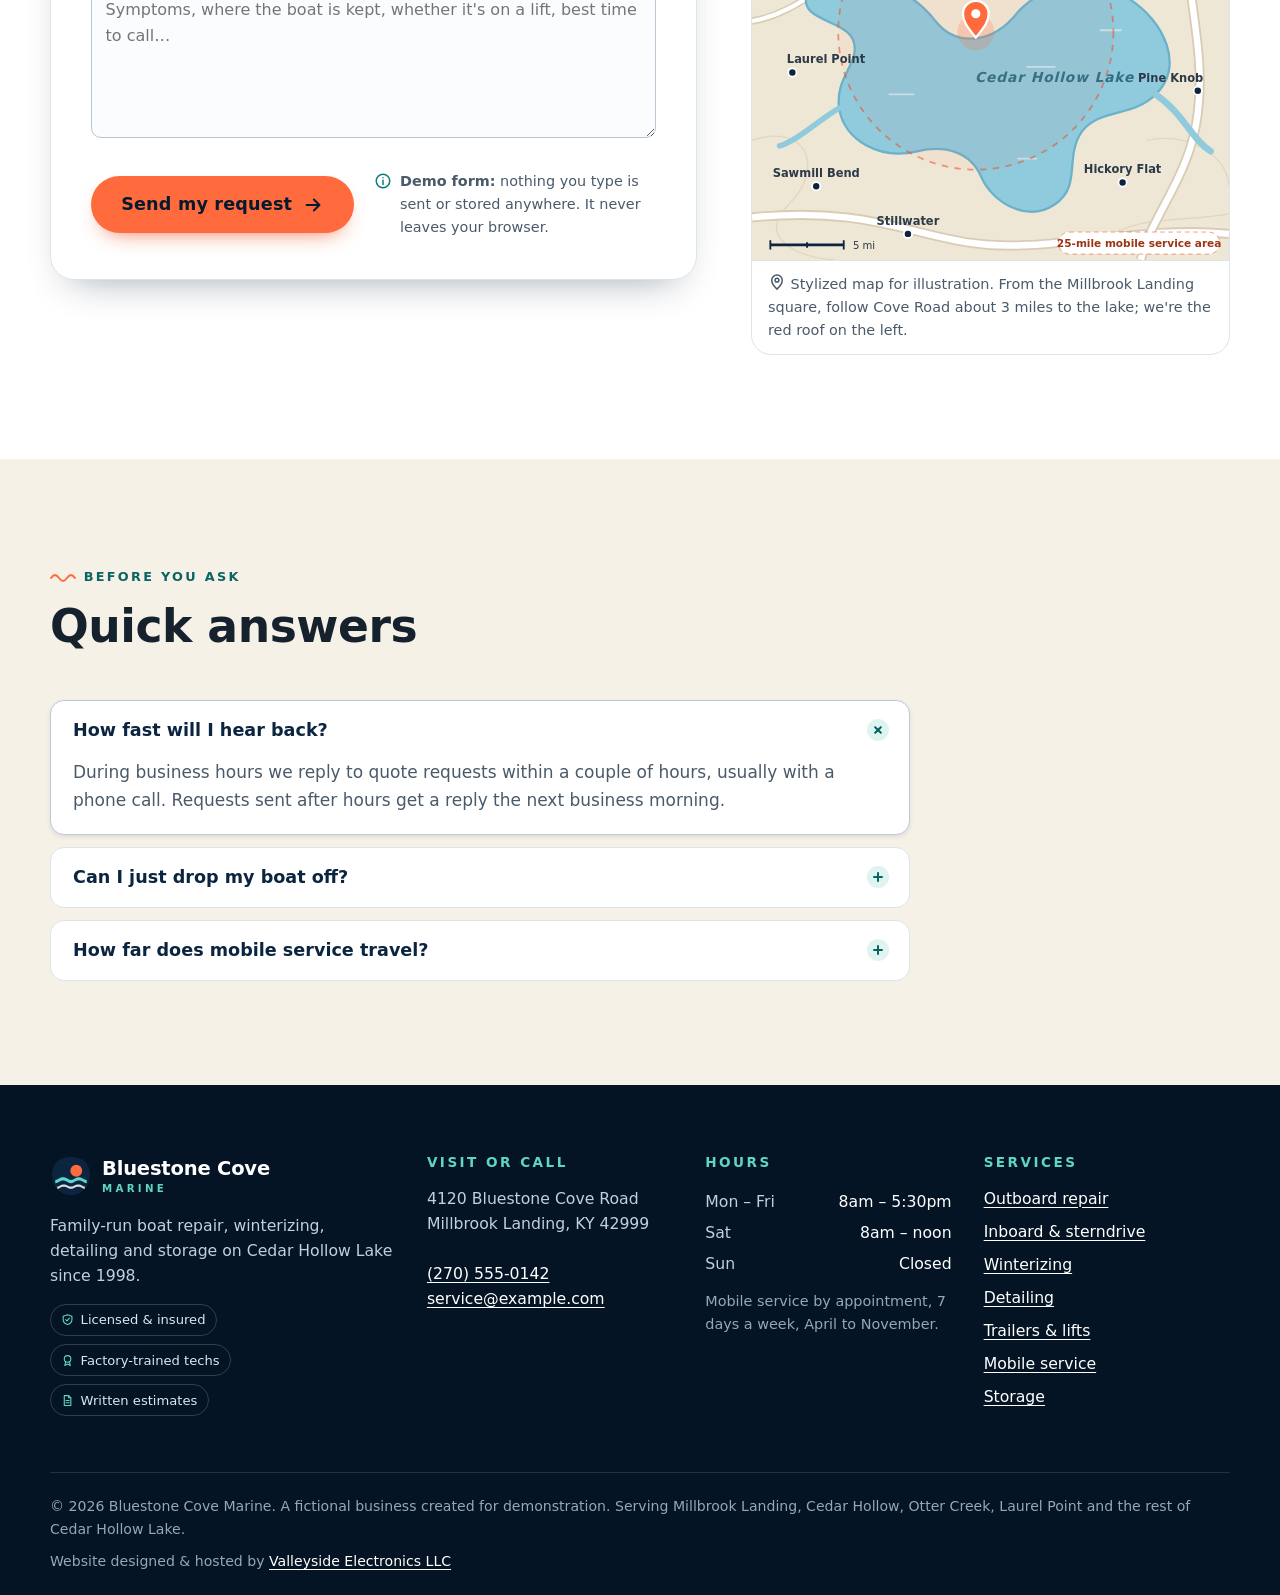
<file: website/contact/index.html>
<!doctype html>
<html lang="en-US">
<head>
<meta charset="utf-8">
<meta name="viewport" content="width=device-width, initial-scale=1">
<title>Contact &amp; Free Quote | Bluestone Cove Marine</title>
<meta name="description" content="Request a free boat repair or winterizing quote, or call (270) 555-0142. Hours, directions and mobile service area on Cedar Hollow Lake, KY.">
<!-- Demo site for a fictional business: kept out of search results on purpose.
     A real client site ships with this line removed and a sitemap submitted. -->
<meta name="robots" content="noindex, nofollow">
<link rel="canonical" href="https://demo.valleyside.dev/website/contact/">
<meta name="theme-color" content="#0b2540">
<link rel="icon" href="/website/assets/favicon.svg" type="image/svg+xml">
<meta property="og:type" content="website">
<meta property="og:site_name" content="Bluestone Cove Marine">
<meta property="og:title" content="Contact &amp; Free Quote | Bluestone Cove Marine">
<meta property="og:description" content="Request a free boat repair or winterizing quote, or call (270) 555-0142. Hours, directions and mobile service area on Cedar Hollow Lake, KY.">
<meta property="og:url" content="https://demo.valleyside.dev/website/contact/">
<meta property="og:image" content="https://demo.valleyside.dev/website/assets/og-image.png">
<meta property="og:image:width" content="1200">
<meta property="og:image:height" content="630">
<meta property="og:image:alt" content="Bluestone Cove Marine: boat repair and service on Cedar Hollow Lake, Kentucky (fictional demo business)">
<meta property="og:locale" content="en_US">
<meta name="twitter:card" content="summary_large_image">
<link rel="stylesheet" href="/website/assets/site.css">
<script src="/website/assets/site.js" defer></script>
<script type="application/ld+json">
{
  "@context": "https://schema.org",
  "@type": "LocalBusiness",
  "@id": "https://demo.valleyside.dev/website/#business",
  "name": "Bluestone Cove Marine",
  "description": "Family-run boat repair and service shop on Cedar Hollow Lake, Kentucky, since 1998: outboard and sterndrive repair, winterizing, detailing, trailer and lift service, mobile dockside service and seasonal storage.",
  "url": "https://demo.valleyside.dev/website/",
  "telephone": "+1-270-555-0142",
  "email": "service@example.com",
  "image": "https://demo.valleyside.dev/website/assets/og-image.png",
  "logo": "https://demo.valleyside.dev/website/assets/favicon.svg",
  "priceRange": "$$",
  "foundingDate": "1998",
  "address": {
    "@type": "PostalAddress",
    "streetAddress": "4120 Bluestone Cove Road",
    "addressLocality": "Millbrook Landing",
    "addressRegion": "KY",
    "postalCode": "42999",
    "addressCountry": "US"
  },
  "openingHoursSpecification": [
    {
      "@type": "OpeningHoursSpecification",
      "dayOfWeek": [
        "Monday",
        "Tuesday",
        "Wednesday",
        "Thursday",
        "Friday"
      ],
      "opens": "08:00",
      "closes": "17:30"
    },
    {
      "@type": "OpeningHoursSpecification",
      "dayOfWeek": "Saturday",
      "opens": "08:00",
      "closes": "12:00"
    }
  ],
  "areaServed": [
    {
      "@type": "City",
      "name": "Millbrook Landing, KY"
    },
    {
      "@type": "City",
      "name": "Cedar Hollow, KY"
    },
    {
      "@type": "City",
      "name": "Otter Creek, KY"
    },
    {
      "@type": "City",
      "name": "Laurel Point, KY"
    },
    {
      "@type": "City",
      "name": "Pine Knob, KY"
    },
    {
      "@type": "City",
      "name": "Sawmill Bend, KY"
    },
    {
      "@type": "City",
      "name": "Stillwater, KY"
    },
    {
      "@type": "City",
      "name": "Hickory Flat, KY"
    }
  ],
  "hasOfferCatalog": {
    "@type": "OfferCatalog",
    "name": "Boat repair and service",
    "itemListElement": [
      {
        "@type": "Offer",
        "itemOffered": {
          "@type": "Service",
          "name": "Outboard repair & service",
          "description": "Diagnostics, tune-ups, lower units, fuel systems and 100-hour services for 2-stroke and 4-stroke outboards from 2.5 to 400 hp.",
          "url": "https://demo.valleyside.dev/website/services/#outboard"
        },
        "priceSpecification": {
          "@type": "PriceSpecification",
          "minPrice": 95.0,
          "priceCurrency": "USD"
        }
      },
      {
        "@type": "Offer",
        "itemOffered": {
          "@type": "Service",
          "name": "Inboard & sterndrive service",
          "description": "Annual service, bellows and gimbal bearings, cooling systems and V-drive work for inboard and sterndrive boats.",
          "url": "https://demo.valleyside.dev/website/services/#inboard"
        },
        "priceSpecification": {
          "@type": "PriceSpecification",
          "minPrice": 349.0,
          "priceCurrency": "USD"
        }
      },
      {
        "@type": "Offer",
        "itemOffered": {
          "@type": "Service",
          "name": "Winterizing & de-winterizing",
          "description": "Protect your engine, plumbing and fuel from a hard Kentucky freeze, then wake everything up in spring for the first warm Saturday.",
          "url": "https://demo.valleyside.dev/website/services/#winterizing"
        },
        "priceSpecification": {
          "@type": "PriceSpecification",
          "minPrice": 179.0,
          "priceCurrency": "USD"
        }
      },
      {
        "@type": "Offer",
        "itemOffered": {
          "@type": "Service",
          "name": "Detailing & gelcoat repair",
          "description": "Oxidation removal, compound and wax, vinyl and carpet care, and gelcoat chip repair that brings back the showroom shine.",
          "url": "https://demo.valleyside.dev/website/services/#detailing"
        },
        "priceSpecification": {
          "@type": "PriceSpecification",
          "minPrice": 12.0,
          "priceCurrency": "USD"
        }
      },
      {
        "@type": "Offer",
        "itemOffered": {
          "@type": "Service",
          "name": "Trailer & lift service",
          "description": "Bearings, brakes, lights, bunks and winches for trailers, plus inspection, cables and motors for boat lifts.",
          "url": "https://demo.valleyside.dev/website/services/#trailers"
        },
        "priceSpecification": {
          "@type": "PriceSpecification",
          "minPrice": 129.0,
          "priceCurrency": "USD"
        }
      },
      {
        "@type": "Offer",
        "itemOffered": {
          "@type": "Service",
          "name": "Mobile dockside service",
          "description": "Can't get the boat off the lift? Our fully stocked service van comes to your dock, marina slip or driveway.",
          "url": "https://demo.valleyside.dev/website/services/#mobile"
        },
        "priceSpecification": {
          "@type": "PriceSpecification",
          "minPrice": 85.0,
          "priceCurrency": "USD"
        }
      },
      {
        "@type": "Offer",
        "itemOffered": {
          "@type": "Service",
          "name": "Seasonal storage",
          "description": "Indoor rack and heated storage, or shrink-wrapped outdoor storage, with pickup and delivery to your dock.",
          "url": "https://demo.valleyside.dev/website/services/#storage"
        },
        "priceSpecification": {
          "@type": "PriceSpecification",
          "minPrice": 18.0,
          "priceCurrency": "USD"
        }
      }
    ]
  }
}
</script>
<script type="application/ld+json">
{
  "@context": "https://schema.org",
  "@type": "BreadcrumbList",
  "itemListElement": [
    {
      "@type": "ListItem",
      "position": 1,
      "name": "Home",
      "item": "https://demo.valleyside.dev/website/"
    },
    {
      "@type": "ListItem",
      "position": 2,
      "name": "Contact",
      "item": "https://demo.valleyside.dev/website/contact/"
    }
  ]
}
</script>
</head><body>
<a class="skip-link" href="#main">Skip to main content</a>
<div class="site-top">
<div class="demo-banner" role="region" aria-label="Demo notice">
  <div class="wrap demo-inner">
    <p><strong>Demo</strong><span class="sep" aria-hidden="true">·</span><span class="demo-full">Bluestone Cove Marine is a fictional business<span class="sep" aria-hidden="true">·</span>Website by Valleyside Electronics LLC</span><span class="demo-mid">Bluestone Cove Marine is a fictional business</span><span class="demo-short">Fictional business<span class="visually-hidden">. Website by Valleyside Electronics LLC</span></span></p>
    <p class="demo-links"><a href="/">← All demos</a><a href="https://valleyside.dev">valleyside.dev</a></p>
  </div>
</div>
<header class="site-header">
  <div class="wrap header-inner">
    <a class="brand" href="/website/" aria-label="Bluestone Cove Marine, home"><svg viewBox="0 0 64 64" aria-hidden="true" focusable="false"><path d="M32 3c15 0 29 8 29 26 0 20-13 32-29 32S3 49 3 29C3 11 17 3 32 3z" fill="#0b2540"/><circle cx="40" cy="24" r="9" fill="#ff6b3d"/><path d="M8 38c5 0 6-4 12-4s7 4 12 4 7-4 12-4 7 4 12 4v5c-5 0-6-4-12-4s-7 4-12 4-7-4-12-4-7 4-12 4z" fill="#5fd4c8"/><path d="M11 48c4 0 5-3 10-3s6 3 11 3 6-3 11-3 6 3 10 3v3.5c-4 0-5-3-10-3s-6 3-11 3-6-3-11-3-6 3-10 3z" fill="#fff" opacity=".85"/></svg><span class="brand-name">Bluestone Cove<small>Marine</small></span></a>
    <input type="checkbox" id="nav-toggle" class="nav-toggle" aria-controls="site-nav">
    <label for="nav-toggle" class="nav-toggle-label"><span class="burger" aria-hidden="true"></span><span class="label-text">Menu</span><span class="visually-hidden"> (main navigation)</span></label>
    <nav class="site-nav" id="site-nav" aria-label="Main">
      <ul><li><a href="/website/">Home</a></li><li><a href="/website/services/">Services</a></li><li><a href="/website/about/">About</a></li><li><a href="/website/gallery/">Gallery</a></li><li><a href="/website/reviews/">Reviews</a></li><li><a href="/website/contact/" aria-current="page">Contact</a></li><li class="nav-quote"><a class="btn btn-primary" href="/website/contact/">Get a free quote</a></li></ul>
    </nav>
    <div class="header-cta">
      <a class="btn btn-call btn-sm" href="tel:+12705550142"><svg class="icon" aria-hidden="true" focusable="false"><use href="/website/assets/icons.svg#phone"/></svg><span class="call-num">(270) 555-0142</span><span class="visually-hidden"> (call Bluestone Cove Marine)</span></a>
      <a class="btn btn-primary btn-sm btn-quote" href="/website/contact/">Get a quote</a>
    </div>
  </div>
</header>
</div>
<main id="main">
<section class="page-hero on-dark">
  <svg class="page-hero-deco" viewBox="0 0 520 520" aria-hidden="true" focusable="false">
<g fill="none" stroke="#5fd4c8" stroke-opacity=".28">
<circle cx="260" cy="260" r="240"/><circle cx="260" cy="260" r="190" stroke-dasharray="4 8"/><circle cx="260" cy="260" r="130"/><circle cx="260" cy="260" r="70" stroke-dasharray="2 6"/>
<path d="M260 10 V510 M10 260 H510 M83 83 L437 437 M437 83 L83 437" stroke-opacity=".14"/>
</g>
<path d="M260 150 L282 260 L260 370 L238 260Z" fill="#ff6b3d" opacity=".85"/><path d="M260 150 L282 260 L238 260Z" fill="#ffb199" opacity=".9"/>
<path d="M150 260 L260 244 L370 260 L260 276Z" fill="#5fd4c8" opacity=".35"/>
<text x="260" y="40" text-anchor="middle" font-family="Segoe UI, system-ui, sans-serif" font-size="22" font-weight="700" fill="#5fd4c8" opacity=".6">N</text>
</svg>
  <div class="wrap">
    <nav class="breadcrumbs" aria-label="Breadcrumb"><ol><li><a href="/website/">Home</a></li><li aria-current="page">Contact</li></ol></nav>
    <p class="eyebrow">Get a quote</p>
    <h1>Tell us about your boat. We'll call you back today.</h1>
    <p class="lead">Fill out the form for a free written estimate, or call (270) 555-0142 during shop hours. We reply to most requests within a couple of hours.</p>
  </div>
  <svg class="wave-bottom" viewBox="0 0 1440 80" preserveAspectRatio="none" aria-hidden="true" focusable="false"><path d="M0 50 C240 90 480 10 720 40 C960 70 1200 20 1440 44 V80 H0Z" fill="#fff"/></svg>
</section>
<section class="section" aria-label="Quote request and contact details">
  <div class="wrap contact-grid">
    <div class="form-card">
      <div id="form-errors" class="form-summary" tabindex="-1" role="alert" hidden><p>Please fix the following:</p><ul></ul></div>
      <!-- method="dialog" outside a <dialog>: the browser validates, then sends nothing. JS shows the demo confirmation. -->
      <form id="quote-form" method="dialog" aria-labelledby="form-title" aria-describedby="form-note">
        <h2 id="form-title" style="font-size:1.6rem">Request a free quote</h2>
        <p class="muted" id="form-note" style="margin-bottom:1.5rem">Fields marked <span class="req" style="color:#b53d17">*</span> are required.</p>
        <fieldset>
          <legend>About you</legend>
          <div class="form-grid">
            <div class="field full">
              <label for="f-name">Full name <span class="req" aria-hidden="true">*</span></label>
              <input id="f-name" name="name" type="text" autocomplete="name" required minlength="2" maxlength="80" aria-describedby="f-name-error">
              <p class="error" id="f-name-error" aria-live="polite"></p>
            </div>
            <div class="field">
              <label for="f-phone">Phone <span class="req" aria-hidden="true">*</span></label>
              <input id="f-phone" name="phone" type="tel" autocomplete="tel" inputmode="tel" required pattern="[0-9\s\(\)\+\.\-]{10,20}" placeholder="270-555-0142" aria-describedby="f-phone-error">
              <p class="error" id="f-phone-error" aria-live="polite"></p>
            </div>
            <div class="field">
              <label for="f-email">Email <span class="req" aria-hidden="true">*</span></label>
              <input id="f-email" name="email" type="email" autocomplete="email" required maxlength="120" placeholder="you@example.com" aria-describedby="f-email-error">
              <p class="error" id="f-email-error" aria-live="polite"></p>
            </div>
          </div>
        </fieldset>
        <fieldset style="margin-top:26px">
          <legend>About your boat</legend>
          <div class="boat-row">
            <div class="field">
              <label for="f-make">Make <span class="opt">(optional)</span></label>
              <input id="f-make" name="make" type="text" maxlength="60" placeholder="e.g. Sea Pony" aria-describedby="f-make-error">
              <p class="error" id="f-make-error" aria-live="polite"></p>
            </div>
            <div class="field">
              <label for="f-model">Model &amp; year <span class="opt">(optional)</span></label>
              <input id="f-model" name="model" type="text" maxlength="60" placeholder="e.g. 190 Sport, 2016" aria-describedby="f-model-error">
              <p class="error" id="f-model-error" aria-live="polite"></p>
            </div>
            <div class="field">
              <label for="f-length">Length (ft) <span class="opt">(optional)</span></label>
              <input id="f-length" name="boatlength" type="number" inputmode="numeric" min="8" max="80" step="1" placeholder="19" aria-describedby="f-length-error">
              <p class="error" id="f-length-error" aria-live="polite"></p>
            </div>
          </div>
        </fieldset>
        <fieldset style="margin-top:26px">
          <legend>What you need</legend>
          <div class="form-grid">
            <div class="field">
              <label for="f-service">Service needed <span class="req" aria-hidden="true">*</span></label>
              <select id="f-service" name="service" required aria-describedby="f-service-error">
                <option value="">Choose a service…</option>
                <option value="outboard">Outboard repair & service</option><option value="inboard">Inboard & sterndrive service</option><option value="winterizing">Winterizing & de-winterizing</option><option value="detailing">Detailing & gelcoat repair</option><option value="trailers">Trailer & lift service</option><option value="mobile">Mobile dockside service</option><option value="storage">Seasonal storage</option>
                <option value="other">Something else / not sure</option>
              </select>
              <p class="error" id="f-service-error" aria-live="polite"></p>
            </div>
            <div class="field">
              <label for="f-date">Preferred date <span class="opt">(optional)</span></label>
              <input id="f-date" name="date" type="date" min="2026-09-28" aria-describedby="f-date-hint f-date-error">
              <p class="hint" id="f-date-hint">We'll confirm the closest available day.</p>
              <p class="error" id="f-date-error" aria-live="polite"></p>
            </div>
            <div class="field full">
              <label for="f-message">Anything else we should know? <span class="opt">(optional)</span></label>
              <textarea id="f-message" name="message" maxlength="1000" rows="5" placeholder="Symptoms, where the boat is kept, whether it's on a lift, best time to call…" aria-describedby="f-message-error"></textarea>
              <p class="error" id="f-message-error" aria-live="polite"></p>
            </div>
          </div>
        </fieldset>
        <div class="form-foot">
          <button type="submit" class="btn btn-primary btn-lg">Send my request <svg class="icon" aria-hidden="true" focusable="false"><use href="/website/assets/icons.svg#arrow"/></svg></button>
          <p class="form-demo-flag"><svg class="icon" aria-hidden="true" focusable="false"><use href="/website/assets/icons.svg#info"/></svg><span><strong>Demo form:</strong> nothing you type is sent or stored anywhere. It never leaves your browser.</span></p>
        </div>
      </form>
      <div id="quote-success" class="success" tabindex="-1" role="status" hidden>
        <div class="success-badge"><svg class="icon" aria-hidden="true" focusable="false"><use href="/website/assets/icons.svg#check"/></svg></div>
        <h2 style="font-size:1.7rem">Thanks, <span data-first>there</span>! Your request looks great.</h2>
        <div class="demo-alert"><svg class="icon" aria-hidden="true" focusable="false"><use href="/website/assets/icons.svg#alert"/></svg><p style="margin:0"><strong>This is a demo — nothing was sent.</strong> On a real client site, this request would land in the shop's inbox and text their phone, and you'd get a confirmation email.</p></div>
        <dl class="summary-list">
          <dt>Service</dt><dd data-out="service"></dd>
          <dt>Boat</dt><dd data-out="boat"></dd>
          <dt>Preferred date</dt><dd data-out="date"></dd>
          <dt>Phone</dt><dd data-out="phone"></dd>
          <dt>Email</dt><dd data-out="email"></dd>
        </dl>
        <div class="btn-row"><button type="button" class="btn btn-navy" id="quote-again">Fill it out again</button><a class="btn btn-ghost" href="/website/">Back to home</a></div>
      </div>
    </div>

    <div class="contact-side">
      <div class="call-card on-dark">
        <p class="eyebrow" style="margin-bottom:.3rem">Prefer to talk?</p>
        <a class="big-phone" href="tel:+12705550142"><svg class="icon" aria-hidden="true" focusable="false"><use href="/website/assets/icons.svg#phone"/></svg>(270) 555-0142</a>
        <p>Tap to call. During shop hours you'll reach Carla or Josh, not a phone tree.</p>
        <ul class="info-list">
          <li><svg class="icon" aria-hidden="true" focusable="false"><use href="/website/assets/icons.svg#mail"/></svg><a href="mailto:service@example.com">service@example.com</a></li>
          <li><svg class="icon" aria-hidden="true" focusable="false"><use href="/website/assets/icons.svg#pin"/></svg><span>4120 Bluestone Cove Road<br>Millbrook Landing, KY 42999</span></li>
          <li><svg class="icon" aria-hidden="true" focusable="false"><use href="/website/assets/icons.svg#van"/></svg><span>Mobile service within about 25 miles</span></li>
        </ul>
      </div>
      <div class="hours-card">
        <h2><svg class="icon" aria-hidden="true" focusable="false"><use href="/website/assets/icons.svg#clock"/></svg>Shop hours</h2>
        <table class="hours"><caption class="visually-hidden">Shop hours</caption><tbody><tr><th scope="row">Monday – Friday</th><td>8:00 am – 5:30 pm</td></tr><tr><th scope="row">Saturday</th><td>8:00 am – 12:00 pm</td></tr><tr><th scope="row">Sunday</th><td>Closed</td></tr></tbody></table>
        <p class="fine" style="margin:.8em 0 0">Mobile service by appointment, 7 days a week, April to November. Holiday hours may vary.</p>
      </div>
      <figure class="map-card" style="margin:0">
        <svg viewBox="0 0 520 380" role="img" aria-label="Stylized map: Bluestone Cove Marine sits on a cove on the north shore of Cedar Hollow Lake, with a 25-mile mobile service radius covering Cedar Hollow, Millbrook Landing, Otter Creek, Laurel Point, Pine Knob, Sawmill Bend, Stillwater and Hickory Flat" font-family="Segoe UI, system-ui, sans-serif">
<rect width="520" height="380" fill="#efe7d6"/>
<g fill="none" stroke="#e2d6bf" stroke-width="1.5"><path d="M0 40 C120 20 200 60 320 30 S480 10 520 30"/><path d="M0 250 C60 230 80 280 40 320 S60 380 90 380"/><path d="M430 250 C480 240 520 270 520 300"/><path d="M380 360 C420 330 470 340 520 330"/></g>
<path d="M0 334 C120 322 170 352 240 362 C320 374 420 342 520 352" stroke="#d8ccb4" stroke-width="11" fill="none"/>
<path d="M0 334 C120 322 170 352 240 362 C320 374 420 342 520 352" stroke="#fff" stroke-width="7" fill="none"/>
<path d="M478 0 C466 80 496 140 486 220 C478 290 436 330 424 380" stroke="#d8ccb4" stroke-width="11" fill="none"/>
<path d="M478 0 C466 80 496 140 486 220 C478 290 436 330 424 380" stroke="#fff" stroke-width="7" fill="none"/>
<path d="M0 120 C60 110 90 60 150 50 C210 40 270 56 336 40" stroke="#d8ccb4" stroke-width="8" fill="none"/>
<path d="M0 120 C60 110 90 60 150 50 C210 40 270 56 336 40" stroke="#fff" stroke-width="4.5" fill="none"/>
<path d="M60 90 C110 60 170 80 200 120 C222 148 262 146 290 110 C320 78 370 70 410 95 C450 120 472 170 440 200 C415 225 380 215 360 240 C340 268 360 300 330 320 C300 340 262 318 250 290 C238 262 210 255 180 262 C140 272 100 250 95 215 C90 180 120 165 110 140 C100 118 50 120 60 90Z" fill="#8fcadd" stroke="#6ab2ca" stroke-width="2.5"/>
<path d="M440 200 C470 220 480 250 500 262" stroke="#8fcadd" stroke-width="7" fill="none" stroke-linecap="round"/>
<path d="M95 215 C70 230 50 250 30 256" stroke="#8fcadd" stroke-width="6" fill="none" stroke-linecap="round"/>
<g stroke="#fff" stroke-opacity=".5" stroke-width="2" stroke-linecap="round"><path d="M150 200 h26 M300 170 h30 M380 130 h22 M290 270 h20"/></g>
<text x="330" y="186" text-anchor="middle" font-size="15" font-style="italic" font-weight="600" fill="#2f6f86" letter-spacing="1">Cedar Hollow Lake</text>
<circle cx="244" cy="132" r="150" fill="#ff6b3d" fill-opacity=".05" stroke="#e5532a" stroke-opacity=".55" stroke-width="2" stroke-dasharray="7 7"/>
<circle cx="150" cy="38" r="4.5" fill="#0b2540" stroke="#fff" stroke-width="2"/><text x="150" y="28" text-anchor="middle" font-size="12.5" font-weight="600" fill="#2c3a48">Cedar Hollow</text><circle cx="336" cy="40" r="4.5" fill="#0b2540" stroke="#fff" stroke-width="2"/><text x="336" y="30" text-anchor="middle" font-size="12.5" font-weight="600" fill="#2c3a48">Millbrook Landing</text><circle cx="452" cy="46" r="4.5" fill="#0b2540" stroke="#fff" stroke-width="2"/><text x="452" y="36" text-anchor="middle" font-size="12.5" font-weight="600" fill="#2c3a48">Otter Creek</text><circle cx="44" cy="176" r="4.5" fill="#0b2540" stroke="#fff" stroke-width="2"/><text x="38" y="166" text-anchor="start" font-size="12.5" font-weight="600" fill="#2c3a48">Laurel Point</text><circle cx="486" cy="196" r="4.5" fill="#0b2540" stroke="#fff" stroke-width="2"/><text x="492" y="186" text-anchor="end" font-size="12.5" font-weight="600" fill="#2c3a48">Pine Knob</text><circle cx="70" cy="300" r="4.5" fill="#0b2540" stroke="#fff" stroke-width="2"/><text x="70" y="290" text-anchor="middle" font-size="12.5" font-weight="600" fill="#2c3a48">Sawmill Bend</text><circle cx="170" cy="352" r="4.5" fill="#0b2540" stroke="#fff" stroke-width="2"/><text x="170" y="342" text-anchor="middle" font-size="12.5" font-weight="600" fill="#2c3a48">Stillwater</text><circle cx="404" cy="296" r="4.5" fill="#0b2540" stroke="#fff" stroke-width="2"/><text x="404" y="286" text-anchor="middle" font-size="12.5" font-weight="600" fill="#2c3a48">Hickory Flat</text>
<g transform="translate(244 132)">
<circle r="20" fill="#ff6b3d" opacity=".22"/>
<path d="M0 6 C-10 -6 -14 -12 -14 -20 A14 14 0 0 1 14 -20 C14 -12 10 -6 0 6Z" fill="#ff6b3d" stroke="#fff" stroke-width="2.5"/>
<circle cy="-20" r="5" fill="#fff"/>
</g>
<g transform="translate(244 96)"><rect x="-78" y="-40" width="156" height="26" rx="13" fill="#0b2540"/><text y="-22.5" text-anchor="middle" font-size="12.5" font-weight="700" fill="#fff">Bluestone Cove Marine</text></g>
<g transform="translate(38 42)"><circle r="22" fill="#fff" opacity=".7" stroke="#cdbf9f"/><path d="M0 -17 L5 0 L0 17 L-5 0Z" fill="#0b2540"/><path d="M0 -17 L5 0 L-5 0Z" fill="#ff6b3d"/><text y="-26" text-anchor="middle" font-size="11" font-weight="700" fill="#0b2540">N</text></g>
<g transform="translate(20 364)"><path d="M0 0 h80" stroke="#0b2540" stroke-width="3"/><path d="M0 -5 v10 M40 -3 v6 M80 -5 v10" stroke="#0b2540" stroke-width="2"/><text x="90" y="4" font-size="11" fill="#2c3a48">5 mi</text></g>
<g transform="translate(334 350)"><rect width="176" height="24" rx="12" fill="#fff" stroke="#e5532a" stroke-opacity=".6" stroke-dasharray="5 4"/><text x="88" y="16" text-anchor="middle" font-size="11.5" font-weight="600" fill="#9c3312">25-mile mobile service area</text></g>
</svg>
        <figcaption><svg class="icon" aria-hidden="true" focusable="false"><use href="/website/assets/icons.svg#pin"/></svg> Stylized map for illustration. From the Millbrook Landing square, follow Cove Road about 3 miles to the lake; we're the red roof on the left.</figcaption>
      </figure>
    </div>
  </div>
</section>
<section class="section section-sand" aria-labelledby="faq-title">
  <div class="wrap">
    <div class="section-head"><p class="eyebrow">Before you ask</p><h2 id="faq-title">Quick answers</h2></div>
    <div class="faq"><details open><summary>How fast will I hear back?</summary><div class="answer"><p>During business hours we reply to quote requests within a couple of hours, usually with a phone call. Requests sent after hours get a reply the next business morning.</p></div></details><details><summary>Can I just drop my boat off?</summary><div class="answer"><p>You can, but please call or send a request first so we can plan a bay for it. Drop-offs outside business hours can use the marked spots by the gate.</p></div></details><details><summary>How far does mobile service travel?</summary><div class="answer"><p>Our service van covers roughly 25 miles around the shop, including Millbrook Landing, Cedar Hollow, Otter Creek, Laurel Point, Pine Knob, Sawmill Bend, Stillwater and Hickory Flat. Farther than that? Call us and we'll see what we can do.</p></div></details></div>
  </div>
</section>
</main>
<footer class="site-footer on-dark">
  <div class="wrap">
    <div class="footer-grid">
      <div>
        <a class="brand" href="/website/" aria-label="Bluestone Cove Marine, home"><svg viewBox="0 0 64 64" aria-hidden="true" focusable="false"><path d="M32 3c15 0 29 8 29 26 0 20-13 32-29 32S3 49 3 29C3 11 17 3 32 3z" fill="#0b2540"/><circle cx="40" cy="24" r="9" fill="#ff6b3d"/><path d="M8 38c5 0 6-4 12-4s7 4 12 4 7-4 12-4 7 4 12 4v5c-5 0-6-4-12-4s-7 4-12 4-7-4-12-4-7 4-12 4z" fill="#5fd4c8"/><path d="M11 48c4 0 5-3 10-3s6 3 11 3 6-3 11-3 6 3 10 3v3.5c-4 0-5-3-10-3s-6 3-11 3-6-3-11-3-6 3-10 3z" fill="#fff" opacity=".85"/></svg><span class="brand-name">Bluestone Cove<small>Marine</small></span></a>
        <p>Family-run boat repair, winterizing, detailing and storage on Cedar Hollow Lake since 1998.</p>
        <ul class="footer-badges">
          <li><svg class="icon" aria-hidden="true" focusable="false"><use href="/website/assets/icons.svg#shield"/></svg>Licensed &amp; insured</li>
          <li><svg class="icon" aria-hidden="true" focusable="false"><use href="/website/assets/icons.svg#award"/></svg>Factory-trained techs</li>
          <li><svg class="icon" aria-hidden="true" focusable="false"><use href="/website/assets/icons.svg#doc"/></svg>Written estimates</li>
        </ul>
      </div>
      <div>
        <h2>Visit or call</h2>
        <address>
          4120 Bluestone Cove Road<br>Millbrook Landing, KY 42999<br><br>
          <a href="tel:+12705550142">(270) 555-0142</a><br>
          <a href="mailto:service@example.com">service@example.com</a>
        </address>
      </div>
      <div>
        <h2>Hours</h2>
        <table class="footer-hours"><caption class="visually-hidden">Shop hours</caption><tbody><tr><th scope="row">Mon – Fri</th><td>8am – 5:30pm</td></tr><tr><th scope="row">Sat</th><td>8am – noon</td></tr><tr><th scope="row">Sun</th><td>Closed</td></tr></tbody></table>
        <p class="muted" style="color:#93a8bb;margin-top:.8em;font-size:.9rem">Mobile service by appointment, 7 days a week, April to November.</p>
      </div>
      <div>
        <h2>Services</h2>
        <ul><li><a href="/website/services/#outboard">Outboard repair</a></li><li><a href="/website/services/#inboard">Inboard & sterndrive</a></li><li><a href="/website/services/#winterizing">Winterizing</a></li><li><a href="/website/services/#detailing">Detailing</a></li><li><a href="/website/services/#trailers">Trailers & lifts</a></li><li><a href="/website/services/#mobile">Mobile service</a></li><li><a href="/website/services/#storage">Storage</a></li></ul>
      </div>
    </div>
    <div class="footer-bottom">
      <p>© 2026 Bluestone Cove Marine. A fictional business created for demonstration. Serving Millbrook Landing, Cedar Hollow, Otter Creek, Laurel Point and the rest of Cedar Hollow Lake.</p>
      <p>Website designed &amp; hosted by <a href="https://valleyside.dev">Valleyside Electronics LLC</a></p>
    </div>
  </div>
</footer>
<div class="mobile-callbar">
  <a class="btn btn-call" href="tel:+12705550142"><svg class="icon" aria-hidden="true" focusable="false"><use href="/website/assets/icons.svg#phone"/></svg>Call now</a>
  <a class="btn btn-primary" href="/website/contact/">Free quote</a>
</div>
</body>
</html>
</file>
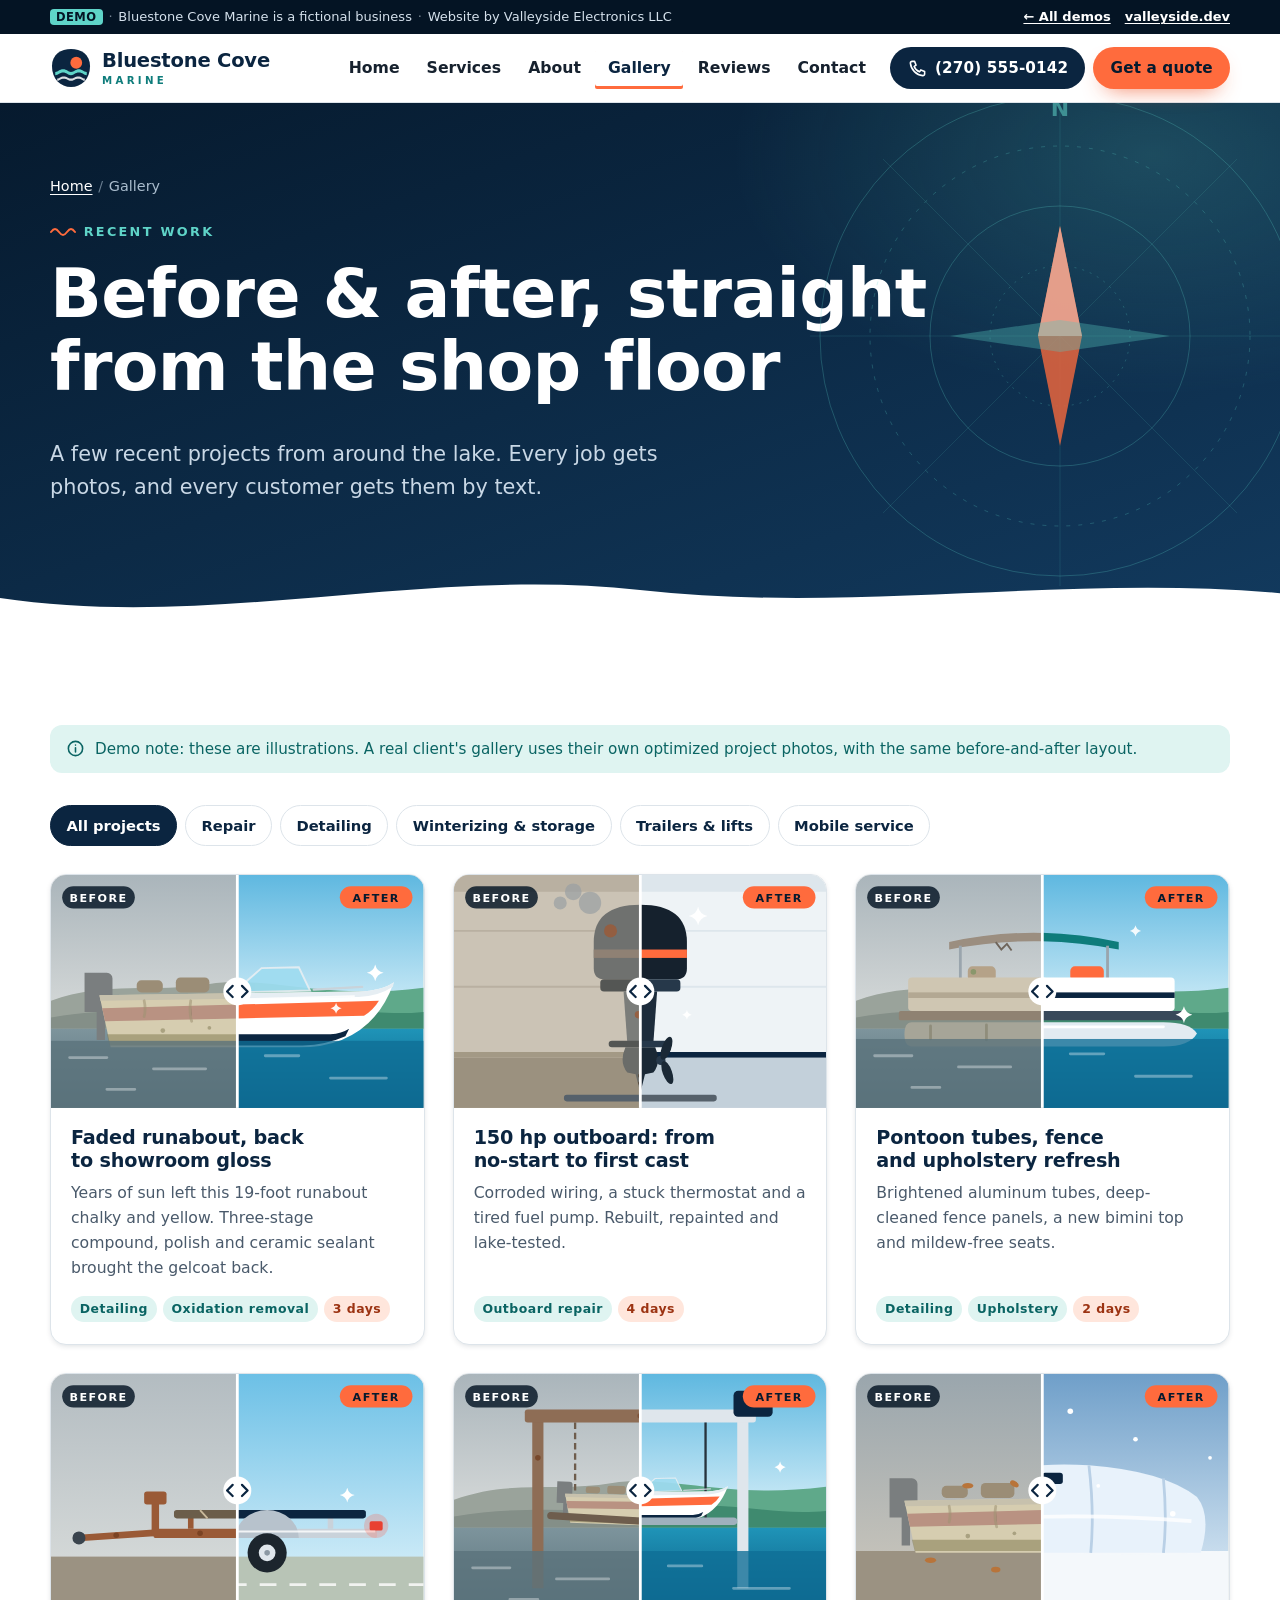
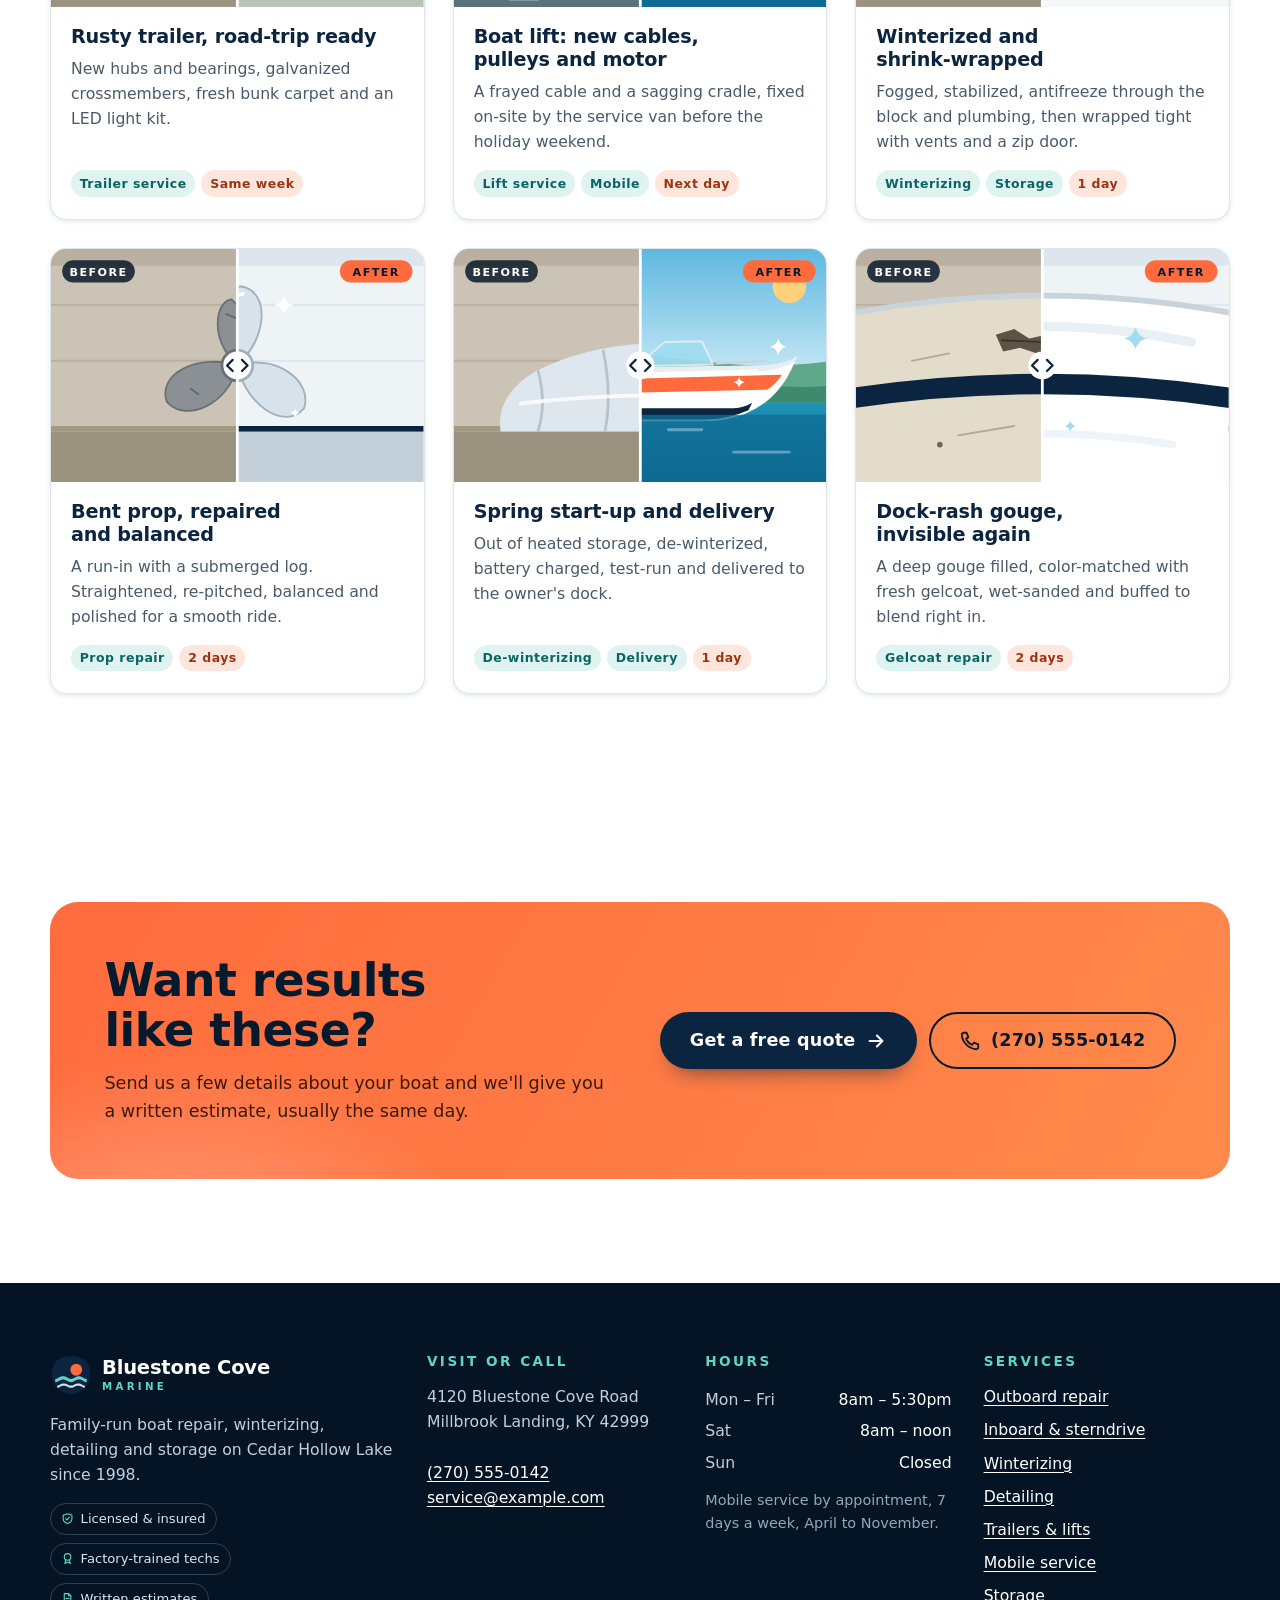
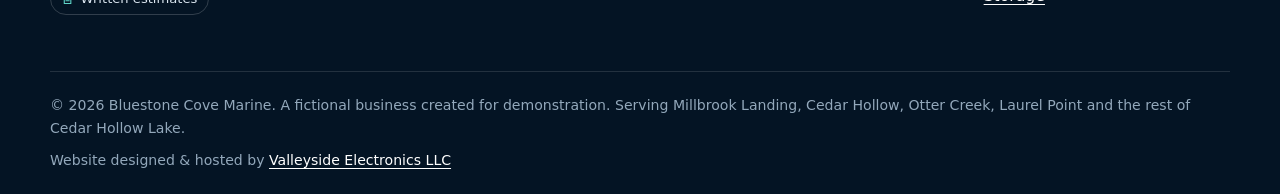
<file: website/gallery/index.html>
<!doctype html>
<html lang="en-US">
<head>
<meta charset="utf-8">
<meta name="viewport" content="width=device-width, initial-scale=1">
<title>Before &amp; After Gallery | Bluestone Cove Marine</title>
<meta name="description" content="Before and after boat detailing, outboard repair, trailer and lift service, winterizing and gelcoat repair from Bluestone Cove Marine on Cedar Hollow Lake, KY.">
<!-- Demo site for a fictional business: kept out of search results on purpose.
     A real client site ships with this line removed and a sitemap submitted. -->
<meta name="robots" content="noindex, nofollow">
<link rel="canonical" href="https://demo.valleyside.dev/website/gallery/">
<meta name="theme-color" content="#0b2540">
<link rel="icon" href="/website/assets/favicon.svg" type="image/svg+xml">
<meta property="og:type" content="website">
<meta property="og:site_name" content="Bluestone Cove Marine">
<meta property="og:title" content="Before &amp; After Gallery | Bluestone Cove Marine">
<meta property="og:description" content="Before and after boat detailing, outboard repair, trailer and lift service, winterizing and gelcoat repair from Bluestone Cove Marine on Cedar Hollow Lake, KY.">
<meta property="og:url" content="https://demo.valleyside.dev/website/gallery/">
<meta property="og:image" content="https://demo.valleyside.dev/website/assets/og-image.png">
<meta property="og:image:width" content="1200">
<meta property="og:image:height" content="630">
<meta property="og:image:alt" content="Bluestone Cove Marine: boat repair and service on Cedar Hollow Lake, Kentucky (fictional demo business)">
<meta property="og:locale" content="en_US">
<meta name="twitter:card" content="summary_large_image">
<link rel="stylesheet" href="/website/assets/site.css">
<script src="/website/assets/site.js" defer></script>
<script type="application/ld+json">
{
  "@context": "https://schema.org",
  "@type": "LocalBusiness",
  "@id": "https://demo.valleyside.dev/website/#business",
  "name": "Bluestone Cove Marine",
  "description": "Family-run boat repair and service shop on Cedar Hollow Lake, Kentucky, since 1998: outboard and sterndrive repair, winterizing, detailing, trailer and lift service, mobile dockside service and seasonal storage.",
  "url": "https://demo.valleyside.dev/website/",
  "telephone": "+1-270-555-0142",
  "email": "service@example.com",
  "image": "https://demo.valleyside.dev/website/assets/og-image.png",
  "logo": "https://demo.valleyside.dev/website/assets/favicon.svg",
  "priceRange": "$$",
  "foundingDate": "1998",
  "address": {
    "@type": "PostalAddress",
    "streetAddress": "4120 Bluestone Cove Road",
    "addressLocality": "Millbrook Landing",
    "addressRegion": "KY",
    "postalCode": "42999",
    "addressCountry": "US"
  },
  "openingHoursSpecification": [
    {
      "@type": "OpeningHoursSpecification",
      "dayOfWeek": [
        "Monday",
        "Tuesday",
        "Wednesday",
        "Thursday",
        "Friday"
      ],
      "opens": "08:00",
      "closes": "17:30"
    },
    {
      "@type": "OpeningHoursSpecification",
      "dayOfWeek": "Saturday",
      "opens": "08:00",
      "closes": "12:00"
    }
  ],
  "areaServed": [
    {
      "@type": "City",
      "name": "Millbrook Landing, KY"
    },
    {
      "@type": "City",
      "name": "Cedar Hollow, KY"
    },
    {
      "@type": "City",
      "name": "Otter Creek, KY"
    },
    {
      "@type": "City",
      "name": "Laurel Point, KY"
    },
    {
      "@type": "City",
      "name": "Pine Knob, KY"
    },
    {
      "@type": "City",
      "name": "Sawmill Bend, KY"
    },
    {
      "@type": "City",
      "name": "Stillwater, KY"
    },
    {
      "@type": "City",
      "name": "Hickory Flat, KY"
    }
  ],
  "hasOfferCatalog": {
    "@type": "OfferCatalog",
    "name": "Boat repair and service",
    "itemListElement": [
      {
        "@type": "Offer",
        "itemOffered": {
          "@type": "Service",
          "name": "Outboard repair & service",
          "description": "Diagnostics, tune-ups, lower units, fuel systems and 100-hour services for 2-stroke and 4-stroke outboards from 2.5 to 400 hp.",
          "url": "https://demo.valleyside.dev/website/services/#outboard"
        },
        "priceSpecification": {
          "@type": "PriceSpecification",
          "minPrice": 95.0,
          "priceCurrency": "USD"
        }
      },
      {
        "@type": "Offer",
        "itemOffered": {
          "@type": "Service",
          "name": "Inboard & sterndrive service",
          "description": "Annual service, bellows and gimbal bearings, cooling systems and V-drive work for inboard and sterndrive boats.",
          "url": "https://demo.valleyside.dev/website/services/#inboard"
        },
        "priceSpecification": {
          "@type": "PriceSpecification",
          "minPrice": 349.0,
          "priceCurrency": "USD"
        }
      },
      {
        "@type": "Offer",
        "itemOffered": {
          "@type": "Service",
          "name": "Winterizing & de-winterizing",
          "description": "Protect your engine, plumbing and fuel from a hard Kentucky freeze, then wake everything up in spring for the first warm Saturday.",
          "url": "https://demo.valleyside.dev/website/services/#winterizing"
        },
        "priceSpecification": {
          "@type": "PriceSpecification",
          "minPrice": 179.0,
          "priceCurrency": "USD"
        }
      },
      {
        "@type": "Offer",
        "itemOffered": {
          "@type": "Service",
          "name": "Detailing & gelcoat repair",
          "description": "Oxidation removal, compound and wax, vinyl and carpet care, and gelcoat chip repair that brings back the showroom shine.",
          "url": "https://demo.valleyside.dev/website/services/#detailing"
        },
        "priceSpecification": {
          "@type": "PriceSpecification",
          "minPrice": 12.0,
          "priceCurrency": "USD"
        }
      },
      {
        "@type": "Offer",
        "itemOffered": {
          "@type": "Service",
          "name": "Trailer & lift service",
          "description": "Bearings, brakes, lights, bunks and winches for trailers, plus inspection, cables and motors for boat lifts.",
          "url": "https://demo.valleyside.dev/website/services/#trailers"
        },
        "priceSpecification": {
          "@type": "PriceSpecification",
          "minPrice": 129.0,
          "priceCurrency": "USD"
        }
      },
      {
        "@type": "Offer",
        "itemOffered": {
          "@type": "Service",
          "name": "Mobile dockside service",
          "description": "Can't get the boat off the lift? Our fully stocked service van comes to your dock, marina slip or driveway.",
          "url": "https://demo.valleyside.dev/website/services/#mobile"
        },
        "priceSpecification": {
          "@type": "PriceSpecification",
          "minPrice": 85.0,
          "priceCurrency": "USD"
        }
      },
      {
        "@type": "Offer",
        "itemOffered": {
          "@type": "Service",
          "name": "Seasonal storage",
          "description": "Indoor rack and heated storage, or shrink-wrapped outdoor storage, with pickup and delivery to your dock.",
          "url": "https://demo.valleyside.dev/website/services/#storage"
        },
        "priceSpecification": {
          "@type": "PriceSpecification",
          "minPrice": 18.0,
          "priceCurrency": "USD"
        }
      }
    ]
  }
}
</script>
<script type="application/ld+json">
{
  "@context": "https://schema.org",
  "@type": "BreadcrumbList",
  "itemListElement": [
    {
      "@type": "ListItem",
      "position": 1,
      "name": "Home",
      "item": "https://demo.valleyside.dev/website/"
    },
    {
      "@type": "ListItem",
      "position": 2,
      "name": "Gallery",
      "item": "https://demo.valleyside.dev/website/gallery/"
    }
  ]
}
</script>
</head><body>
<a class="skip-link" href="#main">Skip to main content</a>
<div class="site-top">
<div class="demo-banner" role="region" aria-label="Demo notice">
  <div class="wrap demo-inner">
    <p><strong>Demo</strong><span class="sep" aria-hidden="true">·</span><span class="demo-full">Bluestone Cove Marine is a fictional business<span class="sep" aria-hidden="true">·</span>Website by Valleyside Electronics LLC</span><span class="demo-mid">Bluestone Cove Marine is a fictional business</span><span class="demo-short">Fictional business<span class="visually-hidden">. Website by Valleyside Electronics LLC</span></span></p>
    <p class="demo-links"><a href="/">← All demos</a><a href="https://valleyside.dev">valleyside.dev</a></p>
  </div>
</div>
<header class="site-header">
  <div class="wrap header-inner">
    <a class="brand" href="/website/" aria-label="Bluestone Cove Marine, home"><svg viewBox="0 0 64 64" aria-hidden="true" focusable="false"><path d="M32 3c15 0 29 8 29 26 0 20-13 32-29 32S3 49 3 29C3 11 17 3 32 3z" fill="#0b2540"/><circle cx="40" cy="24" r="9" fill="#ff6b3d"/><path d="M8 38c5 0 6-4 12-4s7 4 12 4 7-4 12-4 7 4 12 4v5c-5 0-6-4-12-4s-7 4-12 4-7-4-12-4-7 4-12 4z" fill="#5fd4c8"/><path d="M11 48c4 0 5-3 10-3s6 3 11 3 6-3 11-3 6 3 10 3v3.5c-4 0-5-3-10-3s-6 3-11 3-6-3-11-3-6 3-10 3z" fill="#fff" opacity=".85"/></svg><span class="brand-name">Bluestone Cove<small>Marine</small></span></a>
    <input type="checkbox" id="nav-toggle" class="nav-toggle" aria-controls="site-nav">
    <label for="nav-toggle" class="nav-toggle-label"><span class="burger" aria-hidden="true"></span><span class="label-text">Menu</span><span class="visually-hidden"> (main navigation)</span></label>
    <nav class="site-nav" id="site-nav" aria-label="Main">
      <ul><li><a href="/website/">Home</a></li><li><a href="/website/services/">Services</a></li><li><a href="/website/about/">About</a></li><li><a href="/website/gallery/" aria-current="page">Gallery</a></li><li><a href="/website/reviews/">Reviews</a></li><li><a href="/website/contact/">Contact</a></li><li class="nav-quote"><a class="btn btn-primary" href="/website/contact/">Get a free quote</a></li></ul>
    </nav>
    <div class="header-cta">
      <a class="btn btn-call btn-sm" href="tel:+12705550142"><svg class="icon" aria-hidden="true" focusable="false"><use href="/website/assets/icons.svg#phone"/></svg><span class="call-num">(270) 555-0142</span><span class="visually-hidden"> (call Bluestone Cove Marine)</span></a>
      <a class="btn btn-primary btn-sm btn-quote" href="/website/contact/">Get a quote</a>
    </div>
  </div>
</header>
</div>
<main id="main">
<section class="page-hero on-dark">
  <svg class="page-hero-deco" viewBox="0 0 520 520" aria-hidden="true" focusable="false">
<g fill="none" stroke="#5fd4c8" stroke-opacity=".28">
<circle cx="260" cy="260" r="240"/><circle cx="260" cy="260" r="190" stroke-dasharray="4 8"/><circle cx="260" cy="260" r="130"/><circle cx="260" cy="260" r="70" stroke-dasharray="2 6"/>
<path d="M260 10 V510 M10 260 H510 M83 83 L437 437 M437 83 L83 437" stroke-opacity=".14"/>
</g>
<path d="M260 150 L282 260 L260 370 L238 260Z" fill="#ff6b3d" opacity=".85"/><path d="M260 150 L282 260 L238 260Z" fill="#ffb199" opacity=".9"/>
<path d="M150 260 L260 244 L370 260 L260 276Z" fill="#5fd4c8" opacity=".35"/>
<text x="260" y="40" text-anchor="middle" font-family="Segoe UI, system-ui, sans-serif" font-size="22" font-weight="700" fill="#5fd4c8" opacity=".6">N</text>
</svg>
  <div class="wrap">
    <nav class="breadcrumbs" aria-label="Breadcrumb"><ol><li><a href="/website/">Home</a></li><li aria-current="page">Gallery</li></ol></nav>
    <p class="eyebrow">Recent work</p>
    <h1>Before &amp; after, straight from the shop floor</h1>
    <p class="lead">A few recent projects from around the lake. Every job gets photos, and every customer gets them by text.</p>
  </div>
  <svg class="wave-bottom" viewBox="0 0 1440 80" preserveAspectRatio="none" aria-hidden="true" focusable="false"><path d="M0 50 C240 90 480 10 720 40 C960 70 1200 20 1440 44 V80 H0Z" fill="#fff"/></svg>
</section>
<section class="section" aria-labelledby="gal-title">
  <div class="wrap">
    <h2 id="gal-title" class="visually-hidden">Project gallery</h2>
    <p class="demo-note"><svg class="icon" aria-hidden="true" focusable="false"><use href="/website/assets/icons.svg#info"/></svg><span>Demo note: these are illustrations. A real client's gallery uses their own optimized project photos, with the same before-and-after layout.</span></p>
    <div class="filters" data-filters hidden role="group" aria-label="Filter projects by service"><button type="button" class="filter-btn" data-filter="all" aria-pressed="true">All projects</button><button type="button" class="filter-btn" data-filter="repair" aria-pressed="false">Repair</button><button type="button" class="filter-btn" data-filter="detailing" aria-pressed="false">Detailing</button><button type="button" class="filter-btn" data-filter="winter" aria-pressed="false">Winterizing &amp; storage</button><button type="button" class="filter-btn" data-filter="trailers" aria-pressed="false">Trailers &amp; lifts</button><button type="button" class="filter-btn" data-filter="mobile" aria-pressed="false">Mobile service</button></div>
    <p id="filter-status" class="visually-hidden" aria-live="polite"></p>
    <div class="grid grid-3"><figure class="card project" data-cat="detailing">
  <div class="ba"><svg viewBox="0 0 400 250" role="img" aria-label="Illustrated before and after: Faded runabout, back to showroom gloss" preserveAspectRatio="xMidYMid slice">
<defs><clipPath id="g0L"><rect width="200" height="250"/></clipPath><clipPath id="g0R"><rect x="200" width="200" height="250"/></clipPath></defs>
<g clip-path="url(#g0L)"><defs><linearGradient id="g0bs" x1="0" y1="0" x2="0" y2="1"><stop offset="0" stop-color="#aab5bb"/><stop offset="1" stop-color="#d9dcdb"/></linearGradient>
<linearGradient id="g0bw" x1="0" y1="0" x2="0" y2="1"><stop offset="0" stop-color="#7d949c"/><stop offset="1" stop-color="#5a727c"/></linearGradient></defs>
<rect width="400" height="165" fill="url(#g0bs)"/>
<path d="M0 135 C60 113 110 127 170 117 C230 107 290 135 400 121 L400 165 L0 165Z" fill="#9aa39b"/>
<path d="M0 153 C80 139 140 151 220 143 C300 135 340 153 400 147 L400 165 L0 165Z" fill="#848f88"/>
<rect y="165" width="400" height="85" fill="url(#g0bw)"/><g transform="translate(30 85) scale(1.0)"><path d="M6 20h24a6 6 0 0 1 6 6v36h-8v30h-9V62H6z" fill="#7a7e7f"/><path d="M22 44 L300 40 Q326 39 338 30 Q322 76 282 92 Q262 100 236 100 L34 100 Z" fill="#d6cdb0"/><path d="M25 58 L322 50 Q316 60 306 66 L28 72 Z" fill="#b99282"/><path d="M30 86 L270 86 Q282 85 290 80 L286 88 Q266 97 240 98 L33 98 Z" fill="#857f55" opacity="0.55"/><path d="M22 44 L300 40 Q326 39 338 30 L337 35 Q322 45 300 46 L23 50 Z" fill="#c7c1ad"/><rect x="62" y="28" width="28" height="13" rx="5" fill="#9b8d76"/><rect x="104" y="25" width="36" height="16" rx="5" fill="#9b8d76"/><path d="M166 41 L196 15 L236 14 L248 39 Z" fill="#a7b4b7" opacity=".92" stroke="#c7c1ad" stroke-width="2"/><path d="M252 38 L304 35" stroke="#c9d3da" stroke-width="2.5" stroke-linecap="round"/><g stroke="#9f9373" stroke-width="3" stroke-linecap="round" opacity=".55"><path d="M70 50 q2 9 0 17"/><path d="M120 50 q-2 12 1 22"/><path d="M175 48 q2 10 0 20"/><path d="M230 47 q-1 12 1 24"/><path d="M270 46 q2 8 0 15"/></g><g fill="#8c8562" opacity=".6"><circle cx="90" cy="82" r="2.5"/><circle cx="140" cy="79" r="2"/><circle cx="200" cy="83" r="3"/><circle cx="250" cy="80" r="2"/></g></g><rect y="178" width="400" height="72" fill="#5a727c" opacity=".78"/>
<path d="M20 196 h40 M110 208 h56 M230 194 h36 M300 218 h60 M60 230 h30" stroke="#fff" stroke-opacity=".35" stroke-width="3" stroke-linecap="round"/></g>
<g clip-path="url(#g0R)"><defs><linearGradient id="g0as" x1="0" y1="0" x2="0" y2="1"><stop offset="0" stop-color="#5fb8e0"/><stop offset="1" stop-color="#dcf2fa"/></linearGradient>
<linearGradient id="g0aw" x1="0" y1="0" x2="0" y2="1"><stop offset="0" stop-color="#1f94b8"/><stop offset="1" stop-color="#0b5a80"/></linearGradient></defs>
<rect width="400" height="165" fill="url(#g0as)"/>
<path d="M0 135 C60 113 110 127 170 117 C230 107 290 135 400 121 L400 165 L0 165Z" fill="#5fa98a"/>
<path d="M0 153 C80 139 140 151 220 143 C300 135 340 153 400 147 L400 165 L0 165Z" fill="#3f8a6f"/>
<rect y="165" width="400" height="85" fill="url(#g0aw)"/><g transform="translate(30 85) scale(1.0)"><path d="M6 20h24a6 6 0 0 1 6 6v36h-8v30h-9V62H6z" fill="#16222e"/><path d="M22 44 L300 40 Q326 39 338 30 Q322 76 282 92 Q262 100 236 100 L34 100 Z" fill="#ffffff"/><path d="M25 58 L322 50 Q316 60 306 66 L28 72 Z" fill="#ff6b3d"/><path d="M30 86 L270 86 Q282 85 290 80 L286 88 Q266 97 240 98 L33 98 Z" fill="#0b2540" opacity="1"/><path d="M22 44 L300 40 Q326 39 338 30 L337 35 Q322 45 300 46 L23 50 Z" fill="#e6eef3"/><rect x="62" y="28" width="28" height="13" rx="5" fill="#0b2540"/><rect x="104" y="25" width="36" height="16" rx="5" fill="#0b2540"/><path d="M166 41 L196 15 L236 14 L248 39 Z" fill="#9fdcf0" opacity=".92" stroke="#e6eef3" stroke-width="2"/><path d="M252 38 L304 35" stroke="#c9d3da" stroke-width="2.5" stroke-linecap="round"/><path d="M40 52 L296 45" stroke="#fff" stroke-width="2" opacity=".9"/><path d="M318 11 Q319.62 18.38 327 20 Q319.62 21.62 318 29 Q316.38 21.62 309 20 Q316.38 18.38 318 11Z" fill="#fff" opacity="1"/><path d="M276 52 Q277.08 56.92 282 58 Q277.08 59.08 276 64 Q274.92 59.08 270 58 Q274.92 56.92 276 52Z" fill="#fff" opacity="0.95"/><path d="M210 71 Q210.9 75.1 215 76 Q210.9 76.9 210 81 Q209.1 76.9 205 76 Q209.1 75.1 210 71Z" fill="#fff" opacity="0.9"/></g><rect y="178" width="400" height="72" fill="#0f6f96" opacity=".78"/>
<path d="M20 196 h40 M110 208 h56 M230 194 h36 M300 218 h60 M60 230 h30" stroke="#fff" stroke-opacity=".35" stroke-width="3" stroke-linecap="round"/></g>
<path d="M200 0 V250" stroke="#fff" stroke-width="3"/>
<circle cx="200" cy="125" r="15" fill="#fff"/><path d="M195 119 l-6 6 6 6 M205 119 l6 6 -6 6" stroke="#0b2540" stroke-width="2.4" fill="none" stroke-linecap="round" stroke-linejoin="round"/>
<rect x="12" y="12" width="78" height="24" rx="12" fill="#041424" opacity=".82"/><text x="51" y="28.5" text-anchor="middle" font-family="Segoe UI, system-ui, sans-serif" font-size="12" font-weight="700" letter-spacing="1.5" fill="#fff">BEFORE</text>
<rect x="310" y="12" width="78" height="24" rx="12" fill="#ff6b3d"/><text x="349" y="28.5" text-anchor="middle" font-family="Segoe UI, system-ui, sans-serif" font-size="12" font-weight="700" letter-spacing="1.5" fill="#061a2e">AFTER</text>
</svg></div>
  <figcaption><h3>Faded runabout, back to showroom gloss</h3><p>Years of sun left this 19-foot runabout chalky and yellow. Three-stage compound, polish and ceramic sealant brought the gelcoat back.</p><ul class="tags" aria-label="Service and turnaround"><li>Detailing</li><li>Oxidation removal</li><li class="tt">3 days</li></ul></figcaption>
</figure><figure class="card project" data-cat="repair">
  <div class="ba"><svg viewBox="0 0 400 250" role="img" aria-label="Illustrated before and after: 150 hp outboard: from no-start to first cast" preserveAspectRatio="xMidYMid slice">
<defs><clipPath id="g1L"><rect width="200" height="250"/></clipPath><clipPath id="g1R"><rect x="200" width="200" height="250"/></clipPath></defs>
<g clip-path="url(#g1L)"><rect width="400" height="250" fill="#cbc3b5"/>
<rect y="0" width="400" height="18" fill="#b9b0a1"/>
<path d="M0 60 h400 M0 120 h400" stroke="#b9b0a1" stroke-width="2"/>
<rect y="196" width="400" height="54" fill="#9b917f"/>
<rect y="190" width="400" height="6" fill="#a39985"/><path d="M150 72 Q150 32 200 32 Q250 32 250 72 L250 100 Q250 112 238 112 L162 112 Q150 112 150 100 Z" fill="#6f716f"/><rect x="150" y="80" width="100" height="9" fill="#8f8174"/><rect x="157" y="112" width="86" height="13" rx="4" fill="#545654"/><path d="M182 125 L218 125 L214 180 L186 180 Z" fill="#7b7d7a"/><rect x="166" y="178" width="68" height="7" rx="3.5" fill="#545654"/><path d="M184 185 L216 185 Q223 201 214 212 L205 214 L200 234 L195 214 L186 212 Q177 201 184 185 Z" fill="#6a6c69"/><circle cx="222" cy="199" r="5" fill="#545654"/><ellipse cx="228" cy="186" rx="5" ry="13" fill="#6a6c69" transform="rotate(20 228 186)"/><ellipse cx="229" cy="212" rx="5" ry="13" fill="#6a6c69" transform="rotate(-20 229 212)"/><rect x="118" y="236" width="164" height="7" rx="3" fill="#56616b"/><g fill="#9a5b3a" opacity=".85"><circle cx="168" cy="60" r="7"/><circle cx="232" cy="96" r="5"/><circle cx="198" cy="150" r="4"/><circle cx="209" cy="195" r="4"/></g><g fill="#9aa0a3" opacity=".7"><circle cx="146" cy="30" r="12"/><circle cx="128" cy="18" r="9"/><circle cx="114" cy="30" r="7"/></g><path d="M199 214 v14" stroke="#4a3b2a" stroke-width="3" stroke-dasharray="3 5" opacity=".7"/></g>
<g clip-path="url(#g1R)"><rect width="400" height="250" fill="#eef3f6"/>
<rect y="0" width="400" height="18" fill="#dde6ec"/>
<path d="M0 60 h400 M0 120 h400" stroke="#dde6ec" stroke-width="2"/>
<rect y="196" width="400" height="54" fill="#c3d0da"/>
<rect y="190" width="400" height="6" fill="#0b2540"/><path d="M150 72 Q150 32 200 32 Q250 32 250 72 L250 100 Q250 112 238 112 L162 112 Q150 112 150 100 Z" fill="#15212d"/><rect x="150" y="80" width="100" height="9" fill="#ff6b3d"/><rect x="157" y="112" width="86" height="13" rx="4" fill="#26384a"/><path d="M182 125 L218 125 L214 180 L186 180 Z" fill="#1d2c3b"/><rect x="166" y="178" width="68" height="7" rx="3.5" fill="#26384a"/><path d="M184 185 L216 185 Q223 201 214 212 L205 214 L200 234 L195 214 L186 212 Q177 201 184 185 Z" fill="#1a2835"/><circle cx="222" cy="199" r="5" fill="#26384a"/><ellipse cx="228" cy="186" rx="5" ry="13" fill="#1a2835" transform="rotate(20 228 186)"/><ellipse cx="229" cy="212" rx="5" ry="13" fill="#1a2835" transform="rotate(-20 229 212)"/><rect x="118" y="236" width="164" height="7" rx="3" fill="#56616b"/><path d="M162 70 Q164 44 194 40" fill="none" stroke="#fff" stroke-width="4" stroke-linecap="round" opacity=".55"/><path d="M262 34 Q263.8 42.2 272 44 Q263.8 45.8 262 54 Q260.2 45.8 252 44 Q260.2 42.2 262 34Z" fill="#fff" opacity="1"/><path d="M142 121 Q143.26 126.74 149 128 Q143.26 129.26 142 135 Q140.74 129.26 135 128 Q140.74 126.74 142 121Z" fill="#fff" opacity="0.9"/><path d="M250 145 Q250.9 149.1 255 150 Q250.9 150.9 250 155 Q249.1 150.9 245 150 Q249.1 149.1 250 145Z" fill="#fff" opacity="1"/></g>
<path d="M200 0 V250" stroke="#fff" stroke-width="3"/>
<circle cx="200" cy="125" r="15" fill="#fff"/><path d="M195 119 l-6 6 6 6 M205 119 l6 6 -6 6" stroke="#0b2540" stroke-width="2.4" fill="none" stroke-linecap="round" stroke-linejoin="round"/>
<rect x="12" y="12" width="78" height="24" rx="12" fill="#041424" opacity=".82"/><text x="51" y="28.5" text-anchor="middle" font-family="Segoe UI, system-ui, sans-serif" font-size="12" font-weight="700" letter-spacing="1.5" fill="#fff">BEFORE</text>
<rect x="310" y="12" width="78" height="24" rx="12" fill="#ff6b3d"/><text x="349" y="28.5" text-anchor="middle" font-family="Segoe UI, system-ui, sans-serif" font-size="12" font-weight="700" letter-spacing="1.5" fill="#061a2e">AFTER</text>
</svg></div>
  <figcaption><h3>150 hp outboard: from no-start to first cast</h3><p>Corroded wiring, a stuck thermostat and a tired fuel pump. Rebuilt, repainted and lake-tested.</p><ul class="tags" aria-label="Service and turnaround"><li>Outboard repair</li><li class="tt">4 days</li></ul></figcaption>
</figure><figure class="card project" data-cat="detailing">
  <div class="ba"><svg viewBox="0 0 400 250" role="img" aria-label="Illustrated before and after: Pontoon tubes, fence and upholstery refresh" preserveAspectRatio="xMidYMid slice">
<defs><clipPath id="g2L"><rect width="200" height="250"/></clipPath><clipPath id="g2R"><rect x="200" width="200" height="250"/></clipPath></defs>
<g clip-path="url(#g2L)"><defs><linearGradient id="g2bs" x1="0" y1="0" x2="0" y2="1"><stop offset="0" stop-color="#aab5bb"/><stop offset="1" stop-color="#d9dcdb"/></linearGradient>
<linearGradient id="g2bw" x1="0" y1="0" x2="0" y2="1"><stop offset="0" stop-color="#7d949c"/><stop offset="1" stop-color="#5a727c"/></linearGradient></defs>
<rect width="400" height="165" fill="url(#g2bs)"/>
<path d="M0 135 C60 113 110 127 170 117 C230 107 290 135 400 121 L400 165 L0 165Z" fill="#9aa39b"/>
<path d="M0 153 C80 139 140 151 220 143 C300 135 340 153 400 147 L400 165 L0 165Z" fill="#848f88"/>
<rect y="165" width="400" height="85" fill="url(#g2bw)"/><path d="M100 72 Q190 52 282 72 L282 80 Q190 62 100 80 Z" fill="#9b8e80"/><path d="M112 76 V112 M270 76 V112" stroke="#9aa5ad" stroke-width="3"/><rect x="120" y="98" width="30" height="16" rx="5" fill="#b5a288"/><rect x="230" y="98" width="36" height="16" rx="5" fill="#b5a288"/><rect x="56" y="110" width="286" height="36" rx="4" fill="#cfc6b2"/><rect x="56" y="126" width="286" height="6" fill="#b3a893"/><rect x="46" y="146" width="306" height="10" rx="2" fill="#8f8272"/><path d="M60 158 H330 Q358 158 366 170 Q358 184 330 184 H60 Q52 184 52 171 Q52 158 60 158 Z" fill="#a6a598"/><path d="M150 72 l6 8 6-6 5 7" fill="none" stroke="#6f655b" stroke-width="2"/><g stroke="#7d7a64" stroke-width="3" opacity=".55" stroke-linecap="round"><path d="M80 162 v14"/><path d="M140 161 v16"/><path d="M210 162 v12"/><path d="M280 161 v15"/></g><g fill="#6f8f5a" opacity=".6"><circle cx="126" cy="104" r="3"/><circle cx="244" cy="106" r="3.5"/><circle cx="256" cy="101" r="2"/></g><rect y="176" width="400" height="74" fill="#5a727c" opacity=".78"/>
<path d="M20 194 h40 M110 206 h56 M230 192 h36 M300 216 h60 M60 228 h30" stroke="#fff" stroke-opacity=".35" stroke-width="3" stroke-linecap="round"/></g>
<g clip-path="url(#g2R)"><defs><linearGradient id="g2as" x1="0" y1="0" x2="0" y2="1"><stop offset="0" stop-color="#5fb8e0"/><stop offset="1" stop-color="#dcf2fa"/></linearGradient>
<linearGradient id="g2aw" x1="0" y1="0" x2="0" y2="1"><stop offset="0" stop-color="#1f94b8"/><stop offset="1" stop-color="#0b5a80"/></linearGradient></defs>
<rect width="400" height="165" fill="url(#g2as)"/>
<path d="M0 135 C60 113 110 127 170 117 C230 107 290 135 400 121 L400 165 L0 165Z" fill="#5fa98a"/>
<path d="M0 153 C80 139 140 151 220 143 C300 135 340 153 400 147 L400 165 L0 165Z" fill="#3f8a6f"/>
<rect y="165" width="400" height="85" fill="url(#g2aw)"/><path d="M100 72 Q190 52 282 72 L282 80 Q190 62 100 80 Z" fill="#0e7c7b"/><path d="M112 76 V112 M270 76 V112" stroke="#9aa5ad" stroke-width="3"/><rect x="120" y="98" width="30" height="16" rx="5" fill="#ff6b3d"/><rect x="230" y="98" width="36" height="16" rx="5" fill="#ff6b3d"/><rect x="56" y="110" width="286" height="36" rx="4" fill="#ffffff"/><rect x="56" y="126" width="286" height="6" fill="#0b2540"/><rect x="46" y="146" width="306" height="10" rx="2" fill="#38495a"/><path d="M60 158 H330 Q358 158 366 170 Q358 184 330 184 H60 Q52 184 52 171 Q52 158 60 158 Z" fill="#e2ebf1"/><path d="M66 163 H330" stroke="#fff" stroke-width="3" stroke-linecap="round"/><path d="M352 141 Q353.62 148.38 361 150 Q353.62 151.62 352 159 Q350.38 151.62 343 150 Q350.38 148.38 352 141Z" fill="#fff" opacity="1"/><path d="M90 98 Q91.08 102.92 96 104 Q91.08 105.08 90 110 Q88.92 105.08 84 104 Q88.92 102.92 90 98Z" fill="#fff" opacity="1"/><path d="M300 54 Q301.08 58.92 306 60 Q301.08 61.08 300 66 Q298.92 61.08 294 60 Q298.92 58.92 300 54Z" fill="#fff" opacity="0.9"/><rect y="176" width="400" height="74" fill="#0f6f96" opacity=".78"/>
<path d="M20 194 h40 M110 206 h56 M230 192 h36 M300 216 h60 M60 228 h30" stroke="#fff" stroke-opacity=".35" stroke-width="3" stroke-linecap="round"/></g>
<path d="M200 0 V250" stroke="#fff" stroke-width="3"/>
<circle cx="200" cy="125" r="15" fill="#fff"/><path d="M195 119 l-6 6 6 6 M205 119 l6 6 -6 6" stroke="#0b2540" stroke-width="2.4" fill="none" stroke-linecap="round" stroke-linejoin="round"/>
<rect x="12" y="12" width="78" height="24" rx="12" fill="#041424" opacity=".82"/><text x="51" y="28.5" text-anchor="middle" font-family="Segoe UI, system-ui, sans-serif" font-size="12" font-weight="700" letter-spacing="1.5" fill="#fff">BEFORE</text>
<rect x="310" y="12" width="78" height="24" rx="12" fill="#ff6b3d"/><text x="349" y="28.5" text-anchor="middle" font-family="Segoe UI, system-ui, sans-serif" font-size="12" font-weight="700" letter-spacing="1.5" fill="#061a2e">AFTER</text>
</svg></div>
  <figcaption><h3>Pontoon tubes, fence and upholstery refresh</h3><p>Brightened aluminum tubes, deep-cleaned fence panels, a new bimini top and mildew-free seats.</p><ul class="tags" aria-label="Service and turnaround"><li>Detailing</li><li>Upholstery</li><li class="tt">2 days</li></ul></figcaption>
</figure><figure class="card project" data-cat="trailers">
  <div class="ba"><svg viewBox="0 0 400 250" role="img" aria-label="Illustrated before and after: Rusty trailer, road-trip ready" preserveAspectRatio="xMidYMid slice">
<defs><clipPath id="g3L"><rect width="200" height="250"/></clipPath><clipPath id="g3R"><rect x="200" width="200" height="250"/></clipPath></defs>
<g clip-path="url(#g3L)"><defs><linearGradient id="g3bk" x1="0" y1="0" x2="0" y2="1"><stop offset="0" stop-color="#b3bcc1"/><stop offset="1" stop-color="#dcdfdd"/></linearGradient></defs><rect width="400" height="250" fill="url(#g3bk)"/><rect y="196" width="400" height="54" fill="#9b9282"/><path d="M30 176 L118 170" stroke="#9a5a36" stroke-width="7" stroke-linecap="round"/><circle cx="30" cy="176" r="7" fill="#3a444d"/><rect x="108" y="128" width="8" height="46" fill="#9a5a36"/><rect x="100" y="126" width="24" height="14" rx="3" fill="#9a5a36"/><rect x="110" y="166" width="240" height="10" rx="2" fill="#9a5a36"/><path d="M150 166 V152 M300 166 V152" stroke="#9a5a36" stroke-width="6"/><rect x="132" y="146" width="206" height="9" rx="3" fill="#6b5d4a"/><path d="M198 176 A34 30 0 0 1 266 176 Z" fill="#8c5634"/><rect x="342" y="158" width="14" height="10" rx="2" fill="#8a8d8f"/><ellipse cx="232" cy="196" rx="24" ry="18" fill="#2e3439"/><ellipse cx="232" cy="194" rx="9" ry="8" fill="#6d7174"/><g fill="#6e3a1c" opacity=".7"><circle cx="160" cy="171" r="3"/><circle cx="290" cy="170" r="4"/><circle cx="70" cy="173" r="3"/></g><path d="M160 146 l8 9 M250 146 l-6 9" stroke="#c9b99b" stroke-width="2"/></g>
<g clip-path="url(#g3R)"><defs><linearGradient id="g3ak" x1="0" y1="0" x2="0" y2="1"><stop offset="0" stop-color="#6cc0e6"/><stop offset="1" stop-color="#e2f4fb"/></linearGradient></defs><rect width="400" height="250" fill="url(#g3ak)"/><rect y="196" width="400" height="54" fill="#b8c4b6"/><path d="M0 226 H400" stroke="#fff" stroke-width="3" stroke-dasharray="18 14" opacity=".8"/><path d="M30 176 L118 170" stroke="#c9d2da" stroke-width="7" stroke-linecap="round"/><circle cx="30" cy="176" r="7" fill="#3a444d"/><rect x="108" y="128" width="8" height="46" fill="#c9d2da"/><rect x="100" y="126" width="24" height="14" rx="3" fill="#c9d2da"/><rect x="110" y="166" width="240" height="10" rx="2" fill="#c9d2da"/><path d="M150 166 V152 M300 166 V152" stroke="#c9d2da" stroke-width="6"/><rect x="132" y="146" width="206" height="9" rx="3" fill="#0b2540"/><path d="M198 176 A34 30 0 0 1 266 176 Z" fill="#b7c2cc"/><rect x="342" y="158" width="14" height="10" rx="2" fill="#e0392b"/><circle cx="232" cy="192" r="21" fill="#1c252d"/><circle cx="232" cy="192" r="9" fill="#dfe6ec"/><circle cx="232" cy="192" r="3" fill="#8b98a3"/><path d="M116 169 H348" stroke="#fff" stroke-width="2" opacity=".8"/><circle cx="349" cy="163" r="13" fill="#ff5a45" opacity=".25"/><path d="M318 122 Q319.44 128.56 326 130 Q319.44 131.44 318 138 Q316.56 131.44 310 130 Q316.56 128.56 318 122Z" fill="#fff" opacity="1"/><path d="M170 123 Q170.9 127.1 175 128 Q170.9 128.9 170 133 Q169.1 128.9 165 128 Q169.1 127.1 170 123Z" fill="#fff" opacity="1"/></g>
<path d="M200 0 V250" stroke="#fff" stroke-width="3"/>
<circle cx="200" cy="125" r="15" fill="#fff"/><path d="M195 119 l-6 6 6 6 M205 119 l6 6 -6 6" stroke="#0b2540" stroke-width="2.4" fill="none" stroke-linecap="round" stroke-linejoin="round"/>
<rect x="12" y="12" width="78" height="24" rx="12" fill="#041424" opacity=".82"/><text x="51" y="28.5" text-anchor="middle" font-family="Segoe UI, system-ui, sans-serif" font-size="12" font-weight="700" letter-spacing="1.5" fill="#fff">BEFORE</text>
<rect x="310" y="12" width="78" height="24" rx="12" fill="#ff6b3d"/><text x="349" y="28.5" text-anchor="middle" font-family="Segoe UI, system-ui, sans-serif" font-size="12" font-weight="700" letter-spacing="1.5" fill="#061a2e">AFTER</text>
</svg></div>
  <figcaption><h3>Rusty trailer, road-trip ready</h3><p>New hubs and bearings, galvanized crossmembers, fresh bunk carpet and an LED light kit.</p><ul class="tags" aria-label="Service and turnaround"><li>Trailer service</li><li class="tt">Same week</li></ul></figcaption>
</figure><figure class="card project" data-cat="trailers mobile">
  <div class="ba"><svg viewBox="0 0 400 250" role="img" aria-label="Illustrated before and after: Boat lift: new cables, pulleys and motor" preserveAspectRatio="xMidYMid slice">
<defs><clipPath id="g4L"><rect width="200" height="250"/></clipPath><clipPath id="g4R"><rect x="200" width="200" height="250"/></clipPath></defs>
<g clip-path="url(#g4L)"><defs><linearGradient id="g4bs" x1="0" y1="0" x2="0" y2="1"><stop offset="0" stop-color="#aab5bb"/><stop offset="1" stop-color="#d9dcdb"/></linearGradient>
<linearGradient id="g4bw" x1="0" y1="0" x2="0" y2="1"><stop offset="0" stop-color="#7d949c"/><stop offset="1" stop-color="#5a727c"/></linearGradient></defs>
<rect width="400" height="165" fill="url(#g4bs)"/>
<path d="M0 135 C60 113 110 127 170 117 C230 107 290 135 400 121 L400 165 L0 165Z" fill="#9aa39b"/>
<path d="M0 153 C80 139 140 151 220 143 C300 135 340 153 400 147 L400 165 L0 165Z" fill="#848f88"/>
<rect y="165" width="400" height="85" fill="url(#g4bw)"/><rect x="84" y="40" width="12" height="190" fill="#8e6d55"/><rect x="304" y="40" width="12" height="190" fill="#8e6d55"/><rect x="76" y="38" width="248" height="14" rx="3" fill="#8e6d55"/><rect x="300" y="18" width="42" height="28" rx="5" fill="#77797a"/><path d="M130 52 V153 M270 52 V162" stroke="#6e5d4d" stroke-width="2.5" stroke-dasharray="7 4"/><g transform="translate(108 104) scale(0.55) rotate(2)"><path d="M6 20h24a6 6 0 0 1 6 6v36h-8v30h-9V62H6z" fill="#7a7e7f"/><path d="M22 44 L300 40 Q326 39 338 30 Q322 76 282 92 Q262 100 236 100 L34 100 Z" fill="#d6cdb0"/><path d="M25 58 L322 50 Q316 60 306 66 L28 72 Z" fill="#b99282"/><path d="M30 86 L270 86 Q282 85 290 80 L286 88 Q266 97 240 98 L33 98 Z" fill="#857f55" opacity="0.55"/><path d="M22 44 L300 40 Q326 39 338 30 L337 35 Q322 45 300 46 L23 50 Z" fill="#c7c1ad"/><rect x="62" y="28" width="28" height="13" rx="5" fill="#9b8d76"/><rect x="104" y="25" width="36" height="16" rx="5" fill="#9b8d76"/><path d="M166 41 L196 15 L236 14 L248 39 Z" fill="#a7b4b7" opacity=".92" stroke="#c7c1ad" stroke-width="2"/><path d="M252 38 L304 35" stroke="#c9d3da" stroke-width="2.5" stroke-linecap="round"/></g><path d="M104 152 L300 164" stroke="#6e5d4d" stroke-width="8" stroke-linecap="round"/><g fill="#6e3a1c" opacity=".7"><circle cx="90" cy="90" r="3"/><circle cx="310" cy="130" r="4"/><circle cx="200" cy="45" r="3"/></g><rect y="190" width="400" height="60" fill="#5a727c" opacity=".78"/>
<path d="M20 208 h40 M110 220 h56 M230 206 h36 M300 230 h60 M60 242 h30" stroke="#fff" stroke-opacity=".35" stroke-width="3" stroke-linecap="round"/></g>
<g clip-path="url(#g4R)"><defs><linearGradient id="g4as" x1="0" y1="0" x2="0" y2="1"><stop offset="0" stop-color="#5fb8e0"/><stop offset="1" stop-color="#dcf2fa"/></linearGradient>
<linearGradient id="g4aw" x1="0" y1="0" x2="0" y2="1"><stop offset="0" stop-color="#1f94b8"/><stop offset="1" stop-color="#0b5a80"/></linearGradient></defs>
<rect width="400" height="165" fill="url(#g4as)"/>
<path d="M0 135 C60 113 110 127 170 117 C230 107 290 135 400 121 L400 165 L0 165Z" fill="#5fa98a"/>
<path d="M0 153 C80 139 140 151 220 143 C300 135 340 153 400 147 L400 165 L0 165Z" fill="#3f8a6f"/>
<rect y="165" width="400" height="85" fill="url(#g4aw)"/><rect x="84" y="40" width="12" height="190" fill="#dfe6ec"/><rect x="304" y="40" width="12" height="190" fill="#dfe6ec"/><rect x="76" y="38" width="248" height="14" rx="3" fill="#dfe6ec"/><rect x="300" y="18" width="42" height="28" rx="5" fill="#0b2540"/><path d="M130 52 V158 M270 52 V158" stroke="#27333d" stroke-width="2.5"/><g transform="translate(108 104) scale(0.55)"><path d="M6 20h24a6 6 0 0 1 6 6v36h-8v30h-9V62H6z" fill="#16222e"/><path d="M22 44 L300 40 Q326 39 338 30 Q322 76 282 92 Q262 100 236 100 L34 100 Z" fill="#ffffff"/><path d="M25 58 L322 50 Q316 60 306 66 L28 72 Z" fill="#ff6b3d"/><path d="M30 86 L270 86 Q282 85 290 80 L286 88 Q266 97 240 98 L33 98 Z" fill="#0b2540" opacity="1"/><path d="M22 44 L300 40 Q326 39 338 30 L337 35 Q322 45 300 46 L23 50 Z" fill="#e6eef3"/><rect x="62" y="28" width="28" height="13" rx="5" fill="#0b2540"/><rect x="104" y="25" width="36" height="16" rx="5" fill="#0b2540"/><path d="M166 41 L196 15 L236 14 L248 39 Z" fill="#9fdcf0" opacity=".92" stroke="#e6eef3" stroke-width="2"/><path d="M252 38 L304 35" stroke="#c9d3da" stroke-width="2.5" stroke-linecap="round"/></g><path d="M104 158 L300 158" stroke="#9fb0bd" stroke-width="8" stroke-linecap="round"/><circle cx="334" cy="26" r="3.5" fill="#ff6b3d"/><path d="M60 62 Q61.44 68.56 68 70 Q61.44 71.44 60 78 Q58.56 71.44 52 70 Q58.56 68.56 60 62Z" fill="#fff" opacity="1"/><path d="M350 94 Q351.08 98.92 356 100 Q351.08 101.08 350 106 Q348.92 101.08 344 100 Q348.92 98.92 350 94Z" fill="#fff" opacity="1"/><rect y="190" width="400" height="60" fill="#0f6f96" opacity=".78"/>
<path d="M20 208 h40 M110 220 h56 M230 206 h36 M300 230 h60 M60 242 h30" stroke="#fff" stroke-opacity=".35" stroke-width="3" stroke-linecap="round"/></g>
<path d="M200 0 V250" stroke="#fff" stroke-width="3"/>
<circle cx="200" cy="125" r="15" fill="#fff"/><path d="M195 119 l-6 6 6 6 M205 119 l6 6 -6 6" stroke="#0b2540" stroke-width="2.4" fill="none" stroke-linecap="round" stroke-linejoin="round"/>
<rect x="12" y="12" width="78" height="24" rx="12" fill="#041424" opacity=".82"/><text x="51" y="28.5" text-anchor="middle" font-family="Segoe UI, system-ui, sans-serif" font-size="12" font-weight="700" letter-spacing="1.5" fill="#fff">BEFORE</text>
<rect x="310" y="12" width="78" height="24" rx="12" fill="#ff6b3d"/><text x="349" y="28.5" text-anchor="middle" font-family="Segoe UI, system-ui, sans-serif" font-size="12" font-weight="700" letter-spacing="1.5" fill="#061a2e">AFTER</text>
</svg></div>
  <figcaption><h3>Boat lift: new cables, pulleys and motor</h3><p>A frayed cable and a sagging cradle, fixed on-site by the service van before the holiday weekend.</p><ul class="tags" aria-label="Service and turnaround"><li>Lift service</li><li>Mobile</li><li class="tt">Next day</li></ul></figcaption>
</figure><figure class="card project" data-cat="winter">
  <div class="ba"><svg viewBox="0 0 400 250" role="img" aria-label="Illustrated before and after: Winterized and shrink-wrapped" preserveAspectRatio="xMidYMid slice">
<defs><clipPath id="g5L"><rect width="200" height="250"/></clipPath><clipPath id="g5R"><rect x="200" width="200" height="250"/></clipPath></defs>
<g clip-path="url(#g5L)"><defs><linearGradient id="g5bk" x1="0" y1="0" x2="0" y2="1"><stop offset="0" stop-color="#9aa6ad"/><stop offset="1" stop-color="#cfc9bd"/></linearGradient></defs><rect width="400" height="250" fill="url(#g5bk)"/><rect y="190" width="400" height="60" fill="#9b9282"/><g transform="translate(30 92) scale(1.0)"><path d="M6 20h24a6 6 0 0 1 6 6v36h-8v30h-9V62H6z" fill="#7a7e7f"/><path d="M22 44 L300 40 Q326 39 338 30 Q322 76 282 92 Q262 100 236 100 L34 100 Z" fill="#d6cdb0"/><path d="M25 58 L322 50 Q316 60 306 66 L28 72 Z" fill="#b99282"/><path d="M30 86 L270 86 Q282 85 290 80 L286 88 Q266 97 240 98 L33 98 Z" fill="#857f55" opacity="0.55"/><path d="M22 44 L300 40 Q326 39 338 30 L337 35 Q322 45 300 46 L23 50 Z" fill="#c7c1ad"/><rect x="62" y="28" width="28" height="13" rx="5" fill="#9b8d76"/><rect x="104" y="25" width="36" height="16" rx="5" fill="#9b8d76"/><path d="M166 41 L196 15 L236 14 L248 39 Z" fill="#a7b4b7" opacity=".92" stroke="#c7c1ad" stroke-width="2"/><path d="M252 38 L304 35" stroke="#c9d3da" stroke-width="2.5" stroke-linecap="round"/><g stroke="#9f9373" stroke-width="3" stroke-linecap="round" opacity=".55"><path d="M70 50 q2 9 0 17"/><path d="M120 50 q-2 12 1 22"/><path d="M175 48 q2 10 0 20"/><path d="M230 47 q-1 12 1 24"/><path d="M270 46 q2 8 0 15"/></g><g fill="#8c8562" opacity=".6"><circle cx="90" cy="82" r="2.5"/><circle cx="140" cy="79" r="2"/><circle cx="200" cy="83" r="3"/><circle cx="250" cy="80" r="2"/></g></g><g fill="#b8743a"><ellipse cx="120" cy="120" rx="6" ry="3"/><ellipse cx="170" cy="118" rx="5" ry="3" transform="rotate(30 170 118)"/><ellipse cx="80" cy="200" rx="6" ry="3"/><ellipse cx="150" cy="210" rx="5" ry="3"/></g></g>
<g clip-path="url(#g5R)"><defs><linearGradient id="g5ak" x1="0" y1="0" x2="0" y2="1"><stop offset="0" stop-color="#6f9fc9"/><stop offset="1" stop-color="#e3eff8"/></linearGradient></defs><rect width="400" height="250" fill="url(#g5ak)"/><rect y="190" width="400" height="60" fill="#f4f8fb"/><path d="M0 190 Q100 182 200 190 T400 190" fill="#f4f8fb"/><g transform="translate(30 92) scale(1.0)"><path d="M20 100 Q14 60 60 34 Q130 0 220 6 Q300 12 336 40 Q352 60 340 100 Z" fill="#e8f2fb"/><path d="M60 34 Q70 70 60 100 M130 12 Q140 60 132 100 M220 6 Q226 56 222 100 M300 20 Q304 64 300 100" stroke="#b9d0e6" stroke-width="3" fill="none"/><path d="M40 70 Q180 54 330 66" stroke="#fff" stroke-width="4" fill="none" opacity=".8"/><rect x="170" y="14" width="22" height="12" rx="3" fill="#0b2540"/></g><g fill="#fff"><circle cx="230" cy="40" r="3"/><circle cx="300" cy="70" r="2.5"/><circle cx="360" cy="30" r="3"/><circle cx="260" cy="120" r="2"/><circle cx="340" cy="150" r="3"/><circle cx="380" cy="90" r="2"/></g></g>
<path d="M200 0 V250" stroke="#fff" stroke-width="3"/>
<circle cx="200" cy="125" r="15" fill="#fff"/><path d="M195 119 l-6 6 6 6 M205 119 l6 6 -6 6" stroke="#0b2540" stroke-width="2.4" fill="none" stroke-linecap="round" stroke-linejoin="round"/>
<rect x="12" y="12" width="78" height="24" rx="12" fill="#041424" opacity=".82"/><text x="51" y="28.5" text-anchor="middle" font-family="Segoe UI, system-ui, sans-serif" font-size="12" font-weight="700" letter-spacing="1.5" fill="#fff">BEFORE</text>
<rect x="310" y="12" width="78" height="24" rx="12" fill="#ff6b3d"/><text x="349" y="28.5" text-anchor="middle" font-family="Segoe UI, system-ui, sans-serif" font-size="12" font-weight="700" letter-spacing="1.5" fill="#061a2e">AFTER</text>
</svg></div>
  <figcaption><h3>Winterized and shrink-wrapped</h3><p>Fogged, stabilized, antifreeze through the block and plumbing, then wrapped tight with vents and a zip door.</p><ul class="tags" aria-label="Service and turnaround"><li>Winterizing</li><li>Storage</li><li class="tt">1 day</li></ul></figcaption>
</figure><figure class="card project" data-cat="repair">
  <div class="ba"><svg viewBox="0 0 400 250" role="img" aria-label="Illustrated before and after: Bent prop, repaired and balanced" preserveAspectRatio="xMidYMid slice">
<defs><clipPath id="g6L"><rect width="200" height="250"/></clipPath><clipPath id="g6R"><rect x="200" width="200" height="250"/></clipPath></defs>
<g clip-path="url(#g6L)"><rect width="400" height="250" fill="#cbc3b5"/>
<rect y="0" width="400" height="18" fill="#b9b0a1"/>
<path d="M0 60 h400 M0 120 h400" stroke="#b9b0a1" stroke-width="2"/>
<rect y="196" width="400" height="54" fill="#9b917f"/>
<rect y="190" width="400" height="6" fill="#a39985"/><path d="M200 125 C168 96 178 54 194 54 L203 64 L214 50 C232 62 230 98 200 125 Z" fill="#8b9094" stroke="#6b7074" stroke-width="2" transform="rotate(0 200 125)"/><path d="M200 125 C168 96 174 46 204 40 C236 46 232 96 200 125 Z" fill="#8b9094" stroke="#6b7074" stroke-width="2" transform="rotate(120 200 125)"/><path d="M200 125 C168 96 174 46 204 40 C236 46 232 96 200 125 Z" fill="#8b9094" stroke="#6b7074" stroke-width="2" transform="rotate(240 200 125)"/><circle cx="200" cy="125" r="18" fill="#6b7074"/><circle cx="200" cy="125" r="7" fill="#3a444d"/><g stroke="#5b6064" stroke-width="2" stroke-linecap="round" opacity=".8"><path d="M188 70 l10 4"/><path d="M240 160 l8 -6"/><path d="M150 150 l8 6"/></g></g>
<g clip-path="url(#g6R)"><rect width="400" height="250" fill="#eef3f6"/>
<rect y="0" width="400" height="18" fill="#dde6ec"/>
<path d="M0 60 h400 M0 120 h400" stroke="#dde6ec" stroke-width="2"/>
<rect y="196" width="400" height="54" fill="#c3d0da"/>
<rect y="190" width="400" height="6" fill="#0b2540"/><path d="M200 125 C168 96 174 46 204 40 C236 46 232 96 200 125 Z" fill="#d8e2ea" stroke="#9fb1bf" stroke-width="2" transform="rotate(0 200 125)"/><path d="M200 125 C168 96 174 46 204 40 C236 46 232 96 200 125 Z" fill="#d8e2ea" stroke="#9fb1bf" stroke-width="2" transform="rotate(120 200 125)"/><path d="M200 125 C168 96 174 46 204 40 C236 46 232 96 200 125 Z" fill="#d8e2ea" stroke="#9fb1bf" stroke-width="2" transform="rotate(240 200 125)"/><circle cx="200" cy="125" r="18" fill="#9fb1bf"/><circle cx="200" cy="125" r="7" fill="#3a444d"/><path d="M190 60 Q196 50 206 48" stroke="#fff" stroke-width="4" fill="none" stroke-linecap="round"/><path d="M250 50 Q251.8 58.2 260 60 Q251.8 61.8 250 70 Q248.2 61.8 240 60 Q248.2 58.2 250 50Z" fill="#fff" opacity="1"/><path d="M150 169 Q151.26 174.74 157 176 Q151.26 177.26 150 183 Q148.74 177.26 143 176 Q148.74 174.74 150 169Z" fill="#fff" opacity="1"/><path d="M262 171 Q262.9 175.1 267 176 Q262.9 176.9 262 181 Q261.1 176.9 257 176 Q261.1 175.1 262 171Z" fill="#fff" opacity="1"/></g>
<path d="M200 0 V250" stroke="#fff" stroke-width="3"/>
<circle cx="200" cy="125" r="15" fill="#fff"/><path d="M195 119 l-6 6 6 6 M205 119 l6 6 -6 6" stroke="#0b2540" stroke-width="2.4" fill="none" stroke-linecap="round" stroke-linejoin="round"/>
<rect x="12" y="12" width="78" height="24" rx="12" fill="#041424" opacity=".82"/><text x="51" y="28.5" text-anchor="middle" font-family="Segoe UI, system-ui, sans-serif" font-size="12" font-weight="700" letter-spacing="1.5" fill="#fff">BEFORE</text>
<rect x="310" y="12" width="78" height="24" rx="12" fill="#ff6b3d"/><text x="349" y="28.5" text-anchor="middle" font-family="Segoe UI, system-ui, sans-serif" font-size="12" font-weight="700" letter-spacing="1.5" fill="#061a2e">AFTER</text>
</svg></div>
  <figcaption><h3>Bent prop, repaired and balanced</h3><p>A run-in with a submerged log. Straightened, re-pitched, balanced and polished for a smooth ride.</p><ul class="tags" aria-label="Service and turnaround"><li>Prop repair</li><li class="tt">2 days</li></ul></figcaption>
</figure><figure class="card project" data-cat="winter mobile">
  <div class="ba"><svg viewBox="0 0 400 250" role="img" aria-label="Illustrated before and after: Spring start-up and delivery" preserveAspectRatio="xMidYMid slice">
<defs><clipPath id="g7L"><rect width="200" height="250"/></clipPath><clipPath id="g7R"><rect x="200" width="200" height="250"/></clipPath></defs>
<g clip-path="url(#g7L)"><rect width="400" height="250" fill="#cbc3b5"/>
<rect y="0" width="400" height="18" fill="#b9b0a1"/>
<path d="M0 60 h400 M0 120 h400" stroke="#b9b0a1" stroke-width="2"/>
<rect y="196" width="400" height="54" fill="#9b917f"/>
<rect y="190" width="400" height="6" fill="#a39985"/><g transform="translate(30 96) scale(1.0)"><path d="M20 100 Q14 60 60 34 Q130 0 220 6 Q300 12 336 40 Q352 60 340 100 Z" fill="#dfe7ee"/><path d="M60 34 Q70 70 60 100 M130 12 Q140 60 132 100 M220 6 Q226 56 222 100 M300 20 Q304 64 300 100" stroke="#b5c3cf" stroke-width="3" fill="none"/><path d="M40 70 Q180 54 330 66" stroke="#fff" stroke-width="4" fill="none" opacity=".8"/><rect x="170" y="14" width="22" height="12" rx="3" fill="#0b2540"/></g></g>
<g clip-path="url(#g7R)"><defs><linearGradient id="g7as" x1="0" y1="0" x2="0" y2="1"><stop offset="0" stop-color="#5fb8e0"/><stop offset="1" stop-color="#dcf2fa"/></linearGradient>
<linearGradient id="g7aw" x1="0" y1="0" x2="0" y2="1"><stop offset="0" stop-color="#1f94b8"/><stop offset="1" stop-color="#0b5a80"/></linearGradient></defs>
<rect width="400" height="165" fill="url(#g7as)"/>
<path d="M0 135 C60 113 110 127 170 117 C230 107 290 135 400 121 L400 165 L0 165Z" fill="#5fa98a"/>
<path d="M0 153 C80 139 140 151 220 143 C300 135 340 153 400 147 L400 165 L0 165Z" fill="#3f8a6f"/>
<rect y="165" width="400" height="85" fill="url(#g7aw)"/><g transform="translate(30 85) scale(1.0)"><path d="M6 20h24a6 6 0 0 1 6 6v36h-8v30h-9V62H6z" fill="#16222e"/><path d="M22 44 L300 40 Q326 39 338 30 Q322 76 282 92 Q262 100 236 100 L34 100 Z" fill="#ffffff"/><path d="M25 58 L322 50 Q316 60 306 66 L28 72 Z" fill="#ff6b3d"/><path d="M30 86 L270 86 Q282 85 290 80 L286 88 Q266 97 240 98 L33 98 Z" fill="#0b2540" opacity="1"/><path d="M22 44 L300 40 Q326 39 338 30 L337 35 Q322 45 300 46 L23 50 Z" fill="#e6eef3"/><rect x="62" y="28" width="28" height="13" rx="5" fill="#0b2540"/><rect x="104" y="25" width="36" height="16" rx="5" fill="#0b2540"/><path d="M166 41 L196 15 L236 14 L248 39 Z" fill="#9fdcf0" opacity=".92" stroke="#e6eef3" stroke-width="2"/><path d="M252 38 L304 35" stroke="#c9d3da" stroke-width="2.5" stroke-linecap="round"/><path d="M40 52 L296 45" stroke="#fff" stroke-width="2" opacity=".9"/><path d="M318 11 Q319.62 18.38 327 20 Q319.62 21.62 318 29 Q316.38 21.62 309 20 Q316.38 18.38 318 11Z" fill="#fff" opacity="1"/><path d="M276 52 Q277.08 56.92 282 58 Q277.08 59.08 276 64 Q274.92 59.08 270 58 Q274.92 56.92 276 52Z" fill="#fff" opacity="0.95"/><path d="M210 71 Q210.9 75.1 215 76 Q210.9 76.9 210 81 Q209.1 76.9 205 76 Q209.1 75.1 210 71Z" fill="#fff" opacity="0.9"/></g><rect y="178" width="400" height="72" fill="#0f6f96" opacity=".78"/>
<path d="M20 196 h40 M110 208 h56 M230 194 h36 M300 218 h60 M60 230 h30" stroke="#fff" stroke-opacity=".35" stroke-width="3" stroke-linecap="round"/><circle cx="360" cy="40" r="18" fill="#ffd27a"/></g>
<path d="M200 0 V250" stroke="#fff" stroke-width="3"/>
<circle cx="200" cy="125" r="15" fill="#fff"/><path d="M195 119 l-6 6 6 6 M205 119 l6 6 -6 6" stroke="#0b2540" stroke-width="2.4" fill="none" stroke-linecap="round" stroke-linejoin="round"/>
<rect x="12" y="12" width="78" height="24" rx="12" fill="#041424" opacity=".82"/><text x="51" y="28.5" text-anchor="middle" font-family="Segoe UI, system-ui, sans-serif" font-size="12" font-weight="700" letter-spacing="1.5" fill="#fff">BEFORE</text>
<rect x="310" y="12" width="78" height="24" rx="12" fill="#ff6b3d"/><text x="349" y="28.5" text-anchor="middle" font-family="Segoe UI, system-ui, sans-serif" font-size="12" font-weight="700" letter-spacing="1.5" fill="#061a2e">AFTER</text>
</svg></div>
  <figcaption><h3>Spring start-up and delivery</h3><p>Out of heated storage, de-winterized, battery charged, test-run and delivered to the owner's dock.</p><ul class="tags" aria-label="Service and turnaround"><li>De-winterizing</li><li>Delivery</li><li class="tt">1 day</li></ul></figcaption>
</figure><figure class="card project" data-cat="repair detailing">
  <div class="ba"><svg viewBox="0 0 400 250" role="img" aria-label="Illustrated before and after: Dock-rash gouge, invisible again" preserveAspectRatio="xMidYMid slice">
<defs><clipPath id="g8L"><rect width="200" height="250"/></clipPath><clipPath id="g8R"><rect x="200" width="200" height="250"/></clipPath></defs>
<g clip-path="url(#g8L)"><rect width="400" height="250" fill="#cbc3b5"/>
<rect y="0" width="400" height="18" fill="#b9b0a1"/>
<path d="M0 60 h400 M0 120 h400" stroke="#b9b0a1" stroke-width="2"/>
<rect y="196" width="400" height="54" fill="#9b917f"/>
<rect y="190" width="400" height="6" fill="#a39985"/><path d="M-10 70 Q200 30 410 70 L410 250 L-10 250 Z" fill="#e3dccb"/><path d="M-10 150 Q200 118 410 150 L410 172 Q200 140 -10 172 Z" fill="#0b2540"/><path d="M-10 70 Q200 30 410 70" stroke="#c9d3da" stroke-width="6" fill="none"/><path d="M150 92 L170 86 L186 96 L214 90 L236 100 L262 96 L250 110 L222 106 L200 114 L176 106 L158 110 Z" fill="#5d5445"/><path d="M156 98 L250 102" stroke="#3a342b" stroke-width="2"/><g stroke="#b3aa95" stroke-width="2" stroke-linecap="round"><path d="M60 120 l40 -8"/><path d="M290 125 l50 -6"/><path d="M110 200 l60 -10"/></g><g fill="#6e6655"><circle cx="300" cy="200" r="4"/><circle cx="90" cy="210" r="3"/><circle cx="330" cy="100" r="3"/></g></g>
<g clip-path="url(#g8R)"><rect width="400" height="250" fill="#eef3f6"/>
<rect y="0" width="400" height="18" fill="#dde6ec"/>
<path d="M0 60 h400 M0 120 h400" stroke="#dde6ec" stroke-width="2"/>
<rect y="196" width="400" height="54" fill="#c3d0da"/>
<rect y="190" width="400" height="6" fill="#0b2540"/><path d="M-10 70 Q200 30 410 70 L410 250 L-10 250 Z" fill="#ffffff"/><path d="M-10 150 Q200 118 410 150 L410 172 Q200 140 -10 172 Z" fill="#0b2540"/><path d="M-10 70 Q200 30 410 70" stroke="#c9d3da" stroke-width="6" fill="none"/><path d="M40 100 Q200 66 360 100" stroke="#e8f0f6" stroke-width="10" fill="none" stroke-linecap="round"/><path d="M60 210 Q200 186 340 210" stroke="#eef4f8" stroke-width="8" fill="none" stroke-linecap="round"/><path d="M300 84 Q302.16 93.84 312 96 Q302.16 98.16 300 108 Q297.84 98.16 288 96 Q297.84 93.84 300 84Z" fill="#9fdcf0" opacity="1"/><path d="M120 192 Q121.44 198.56 128 200 Q121.44 201.44 120 208 Q118.56 201.44 112 200 Q118.56 198.56 120 192Z" fill="#9fdcf0" opacity="1"/><path d="M230 184 Q231.08 188.92 236 190 Q231.08 191.08 230 196 Q228.92 191.08 224 190 Q228.92 188.92 230 184Z" fill="#9fdcf0" opacity="1"/></g>
<path d="M200 0 V250" stroke="#fff" stroke-width="3"/>
<circle cx="200" cy="125" r="15" fill="#fff"/><path d="M195 119 l-6 6 6 6 M205 119 l6 6 -6 6" stroke="#0b2540" stroke-width="2.4" fill="none" stroke-linecap="round" stroke-linejoin="round"/>
<rect x="12" y="12" width="78" height="24" rx="12" fill="#041424" opacity=".82"/><text x="51" y="28.5" text-anchor="middle" font-family="Segoe UI, system-ui, sans-serif" font-size="12" font-weight="700" letter-spacing="1.5" fill="#fff">BEFORE</text>
<rect x="310" y="12" width="78" height="24" rx="12" fill="#ff6b3d"/><text x="349" y="28.5" text-anchor="middle" font-family="Segoe UI, system-ui, sans-serif" font-size="12" font-weight="700" letter-spacing="1.5" fill="#061a2e">AFTER</text>
</svg></div>
  <figcaption><h3>Dock-rash gouge, invisible again</h3><p>A deep gouge filled, color-matched with fresh gelcoat, wet-sanded and buffed to blend right in.</p><ul class="tags" aria-label="Service and turnaround"><li>Gelcoat repair</li><li class="tt">2 days</li></ul></figcaption>
</figure></div>
  </div>
</section>
<section class="section" aria-labelledby="cta-title">
  <div class="wrap">
    <div class="cta-band">
      <div>
        <h2 id="cta-title">Want results like these?</h2>
        <p>Send us a few details about your boat and we'll give you a written estimate, usually the same day.</p>
      </div>
      <div class="btn-row">
        <a class="btn btn-navy btn-lg" href="/website/contact/">Get a free quote <svg class="icon" aria-hidden="true" focusable="false"><use href="/website/assets/icons.svg#arrow"/></svg></a>
        <a class="btn btn-ghost btn-lg" href="tel:+12705550142"><svg class="icon" aria-hidden="true" focusable="false"><use href="/website/assets/icons.svg#phone"/></svg>(270) 555-0142</a>
      </div>
    </div>
  </div>
</section>
</main>
<footer class="site-footer on-dark">
  <div class="wrap">
    <div class="footer-grid">
      <div>
        <a class="brand" href="/website/" aria-label="Bluestone Cove Marine, home"><svg viewBox="0 0 64 64" aria-hidden="true" focusable="false"><path d="M32 3c15 0 29 8 29 26 0 20-13 32-29 32S3 49 3 29C3 11 17 3 32 3z" fill="#0b2540"/><circle cx="40" cy="24" r="9" fill="#ff6b3d"/><path d="M8 38c5 0 6-4 12-4s7 4 12 4 7-4 12-4 7 4 12 4v5c-5 0-6-4-12-4s-7 4-12 4-7-4-12-4-7 4-12 4z" fill="#5fd4c8"/><path d="M11 48c4 0 5-3 10-3s6 3 11 3 6-3 11-3 6 3 10 3v3.5c-4 0-5-3-10-3s-6 3-11 3-6-3-11-3-6 3-10 3z" fill="#fff" opacity=".85"/></svg><span class="brand-name">Bluestone Cove<small>Marine</small></span></a>
        <p>Family-run boat repair, winterizing, detailing and storage on Cedar Hollow Lake since 1998.</p>
        <ul class="footer-badges">
          <li><svg class="icon" aria-hidden="true" focusable="false"><use href="/website/assets/icons.svg#shield"/></svg>Licensed &amp; insured</li>
          <li><svg class="icon" aria-hidden="true" focusable="false"><use href="/website/assets/icons.svg#award"/></svg>Factory-trained techs</li>
          <li><svg class="icon" aria-hidden="true" focusable="false"><use href="/website/assets/icons.svg#doc"/></svg>Written estimates</li>
        </ul>
      </div>
      <div>
        <h2>Visit or call</h2>
        <address>
          4120 Bluestone Cove Road<br>Millbrook Landing, KY 42999<br><br>
          <a href="tel:+12705550142">(270) 555-0142</a><br>
          <a href="mailto:service@example.com">service@example.com</a>
        </address>
      </div>
      <div>
        <h2>Hours</h2>
        <table class="footer-hours"><caption class="visually-hidden">Shop hours</caption><tbody><tr><th scope="row">Mon – Fri</th><td>8am – 5:30pm</td></tr><tr><th scope="row">Sat</th><td>8am – noon</td></tr><tr><th scope="row">Sun</th><td>Closed</td></tr></tbody></table>
        <p class="muted" style="color:#93a8bb;margin-top:.8em;font-size:.9rem">Mobile service by appointment, 7 days a week, April to November.</p>
      </div>
      <div>
        <h2>Services</h2>
        <ul><li><a href="/website/services/#outboard">Outboard repair</a></li><li><a href="/website/services/#inboard">Inboard & sterndrive</a></li><li><a href="/website/services/#winterizing">Winterizing</a></li><li><a href="/website/services/#detailing">Detailing</a></li><li><a href="/website/services/#trailers">Trailers & lifts</a></li><li><a href="/website/services/#mobile">Mobile service</a></li><li><a href="/website/services/#storage">Storage</a></li></ul>
      </div>
    </div>
    <div class="footer-bottom">
      <p>© 2026 Bluestone Cove Marine. A fictional business created for demonstration. Serving Millbrook Landing, Cedar Hollow, Otter Creek, Laurel Point and the rest of Cedar Hollow Lake.</p>
      <p>Website designed &amp; hosted by <a href="https://valleyside.dev">Valleyside Electronics LLC</a></p>
    </div>
  </div>
</footer>
<div class="mobile-callbar">
  <a class="btn btn-call" href="tel:+12705550142"><svg class="icon" aria-hidden="true" focusable="false"><use href="/website/assets/icons.svg#phone"/></svg>Call now</a>
  <a class="btn btn-primary" href="/website/contact/">Free quote</a>
</div>
</body>
</html>
</file>
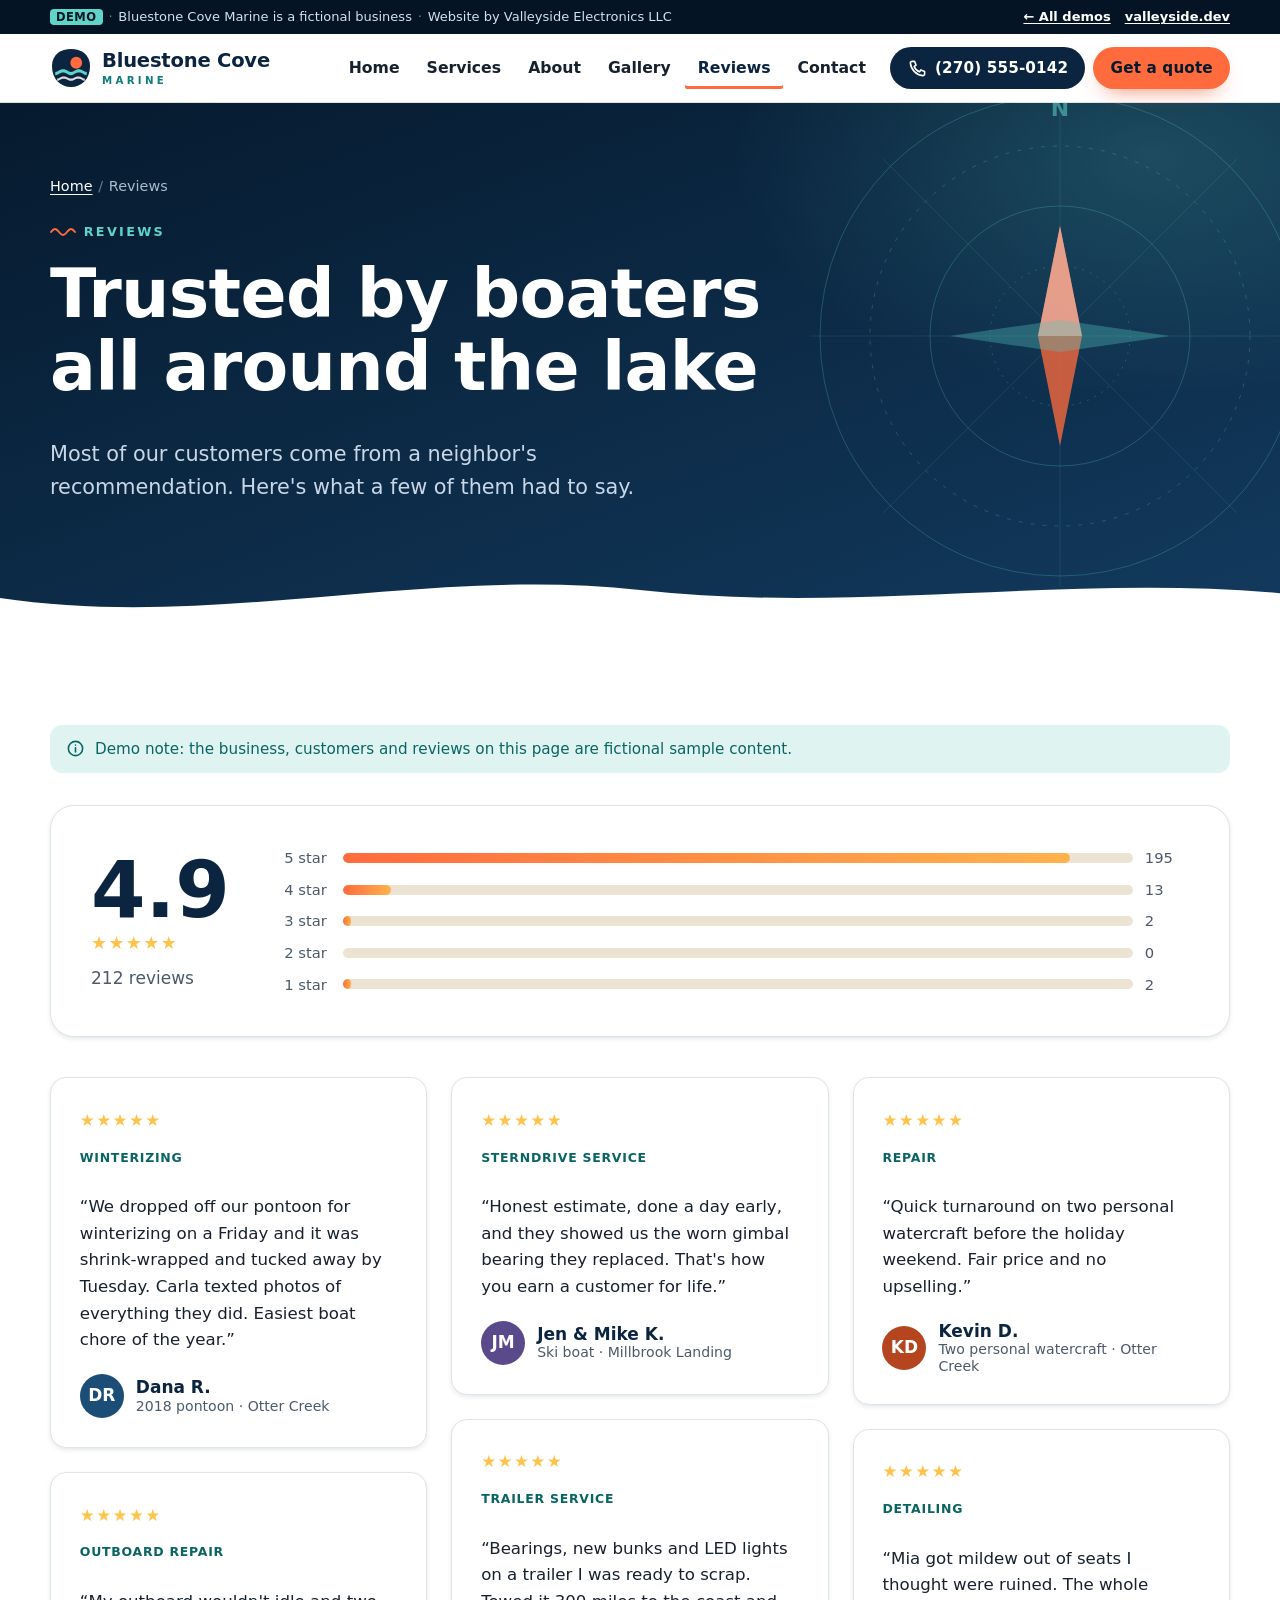
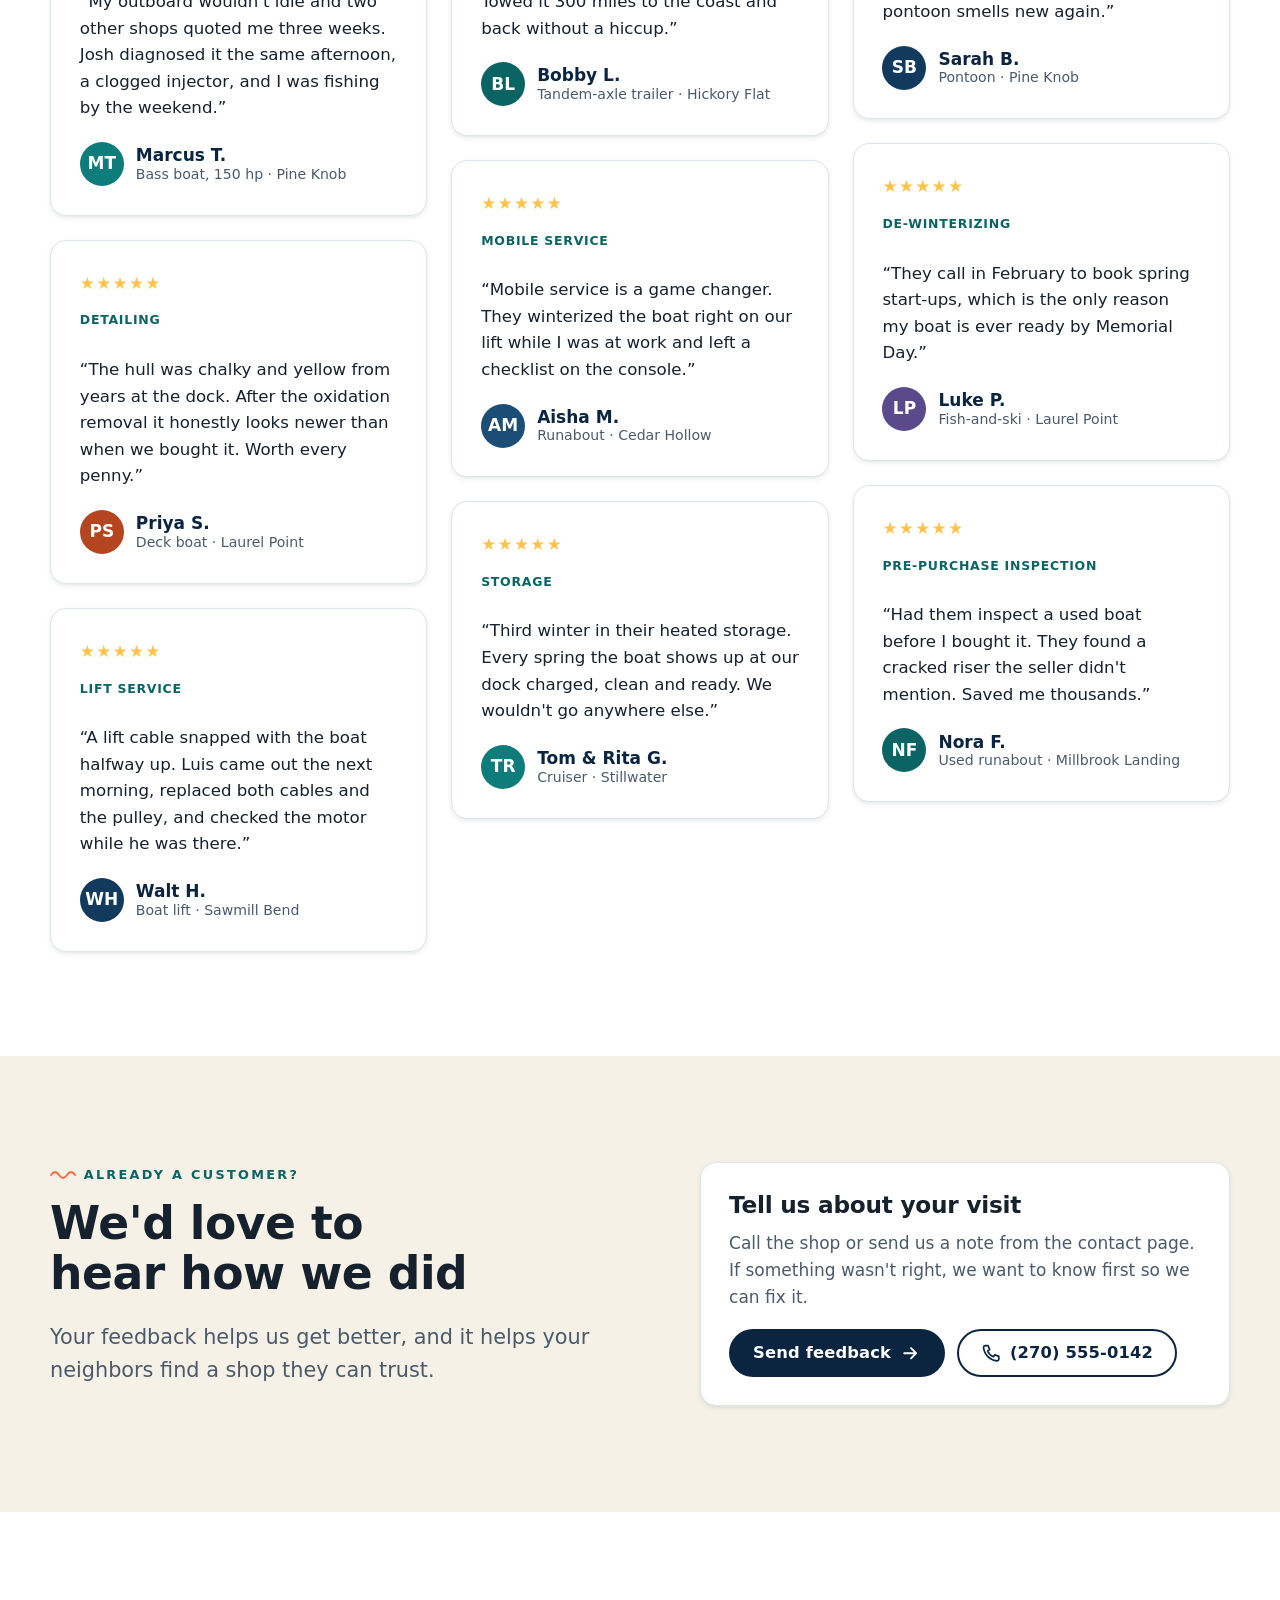
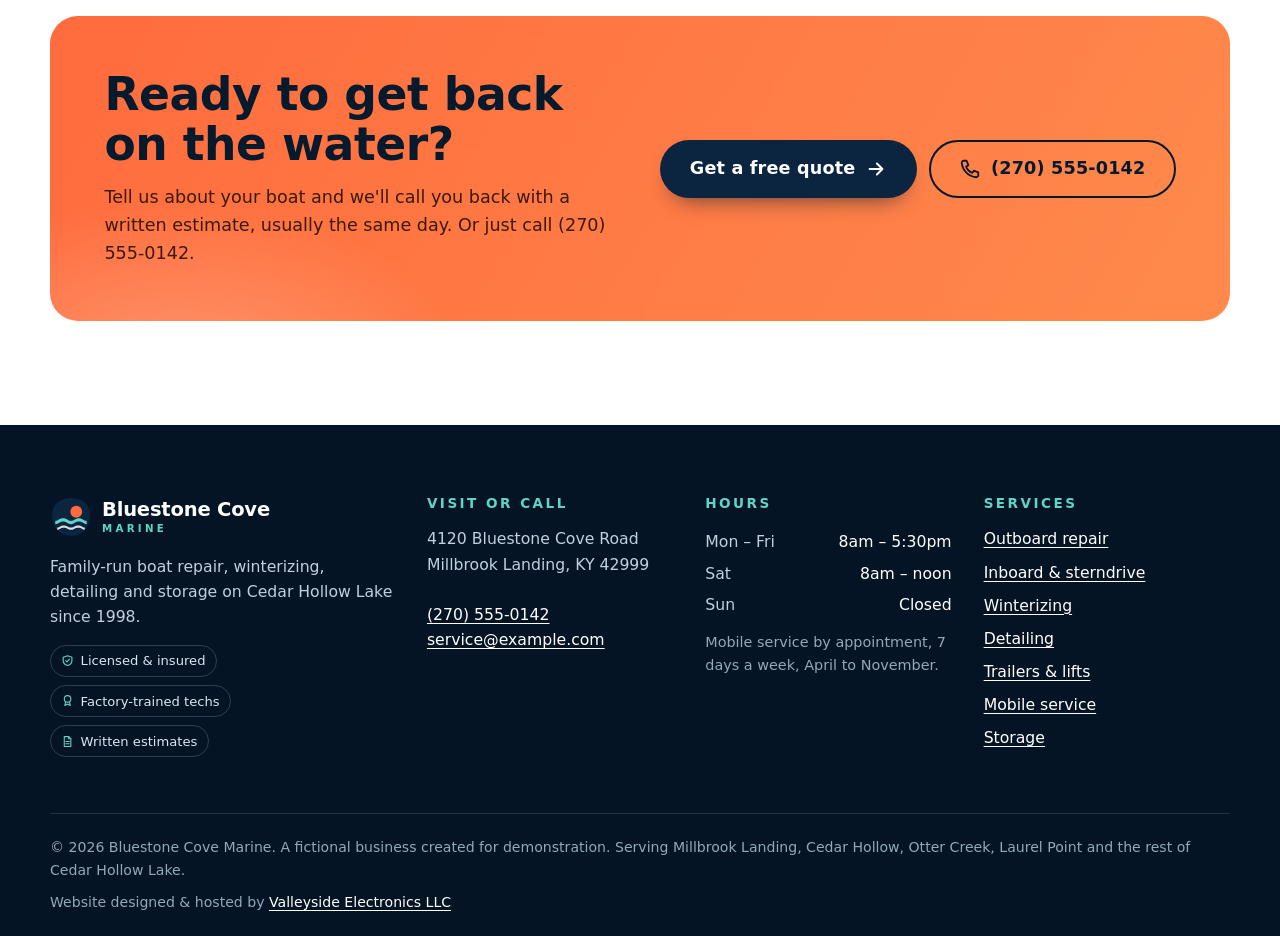
<file: website/reviews/index.html>
<!doctype html>
<html lang="en-US">
<head>
<meta charset="utf-8">
<meta name="viewport" content="width=device-width, initial-scale=1">
<title>Customer Reviews | Bluestone Cove Marine</title>
<meta name="description" content="Read what boaters around Cedar Hollow Lake say about Bluestone Cove Marine&#x27;s repair, winterizing, detailing, lift service and storage.">
<!-- Demo site for a fictional business: kept out of search results on purpose.
     A real client site ships with this line removed and a sitemap submitted. -->
<meta name="robots" content="noindex, nofollow">
<link rel="canonical" href="https://demo.valleyside.dev/website/reviews/">
<meta name="theme-color" content="#0b2540">
<link rel="icon" href="/website/assets/favicon.svg" type="image/svg+xml">
<meta property="og:type" content="website">
<meta property="og:site_name" content="Bluestone Cove Marine">
<meta property="og:title" content="Customer Reviews | Bluestone Cove Marine">
<meta property="og:description" content="Read what boaters around Cedar Hollow Lake say about Bluestone Cove Marine&#x27;s repair, winterizing, detailing, lift service and storage.">
<meta property="og:url" content="https://demo.valleyside.dev/website/reviews/">
<meta property="og:image" content="https://demo.valleyside.dev/website/assets/og-image.png">
<meta property="og:image:width" content="1200">
<meta property="og:image:height" content="630">
<meta property="og:image:alt" content="Bluestone Cove Marine: boat repair and service on Cedar Hollow Lake, Kentucky (fictional demo business)">
<meta property="og:locale" content="en_US">
<meta name="twitter:card" content="summary_large_image">
<link rel="stylesheet" href="/website/assets/site.css">
<script src="/website/assets/site.js" defer></script>
<script type="application/ld+json">
{
  "@context": "https://schema.org",
  "@type": "LocalBusiness",
  "@id": "https://demo.valleyside.dev/website/#business",
  "name": "Bluestone Cove Marine",
  "description": "Family-run boat repair and service shop on Cedar Hollow Lake, Kentucky, since 1998: outboard and sterndrive repair, winterizing, detailing, trailer and lift service, mobile dockside service and seasonal storage.",
  "url": "https://demo.valleyside.dev/website/",
  "telephone": "+1-270-555-0142",
  "email": "service@example.com",
  "image": "https://demo.valleyside.dev/website/assets/og-image.png",
  "logo": "https://demo.valleyside.dev/website/assets/favicon.svg",
  "priceRange": "$$",
  "foundingDate": "1998",
  "address": {
    "@type": "PostalAddress",
    "streetAddress": "4120 Bluestone Cove Road",
    "addressLocality": "Millbrook Landing",
    "addressRegion": "KY",
    "postalCode": "42999",
    "addressCountry": "US"
  },
  "openingHoursSpecification": [
    {
      "@type": "OpeningHoursSpecification",
      "dayOfWeek": [
        "Monday",
        "Tuesday",
        "Wednesday",
        "Thursday",
        "Friday"
      ],
      "opens": "08:00",
      "closes": "17:30"
    },
    {
      "@type": "OpeningHoursSpecification",
      "dayOfWeek": "Saturday",
      "opens": "08:00",
      "closes": "12:00"
    }
  ],
  "areaServed": [
    {
      "@type": "City",
      "name": "Millbrook Landing, KY"
    },
    {
      "@type": "City",
      "name": "Cedar Hollow, KY"
    },
    {
      "@type": "City",
      "name": "Otter Creek, KY"
    },
    {
      "@type": "City",
      "name": "Laurel Point, KY"
    },
    {
      "@type": "City",
      "name": "Pine Knob, KY"
    },
    {
      "@type": "City",
      "name": "Sawmill Bend, KY"
    },
    {
      "@type": "City",
      "name": "Stillwater, KY"
    },
    {
      "@type": "City",
      "name": "Hickory Flat, KY"
    }
  ],
  "hasOfferCatalog": {
    "@type": "OfferCatalog",
    "name": "Boat repair and service",
    "itemListElement": [
      {
        "@type": "Offer",
        "itemOffered": {
          "@type": "Service",
          "name": "Outboard repair & service",
          "description": "Diagnostics, tune-ups, lower units, fuel systems and 100-hour services for 2-stroke and 4-stroke outboards from 2.5 to 400 hp.",
          "url": "https://demo.valleyside.dev/website/services/#outboard"
        },
        "priceSpecification": {
          "@type": "PriceSpecification",
          "minPrice": 95.0,
          "priceCurrency": "USD"
        }
      },
      {
        "@type": "Offer",
        "itemOffered": {
          "@type": "Service",
          "name": "Inboard & sterndrive service",
          "description": "Annual service, bellows and gimbal bearings, cooling systems and V-drive work for inboard and sterndrive boats.",
          "url": "https://demo.valleyside.dev/website/services/#inboard"
        },
        "priceSpecification": {
          "@type": "PriceSpecification",
          "minPrice": 349.0,
          "priceCurrency": "USD"
        }
      },
      {
        "@type": "Offer",
        "itemOffered": {
          "@type": "Service",
          "name": "Winterizing & de-winterizing",
          "description": "Protect your engine, plumbing and fuel from a hard Kentucky freeze, then wake everything up in spring for the first warm Saturday.",
          "url": "https://demo.valleyside.dev/website/services/#winterizing"
        },
        "priceSpecification": {
          "@type": "PriceSpecification",
          "minPrice": 179.0,
          "priceCurrency": "USD"
        }
      },
      {
        "@type": "Offer",
        "itemOffered": {
          "@type": "Service",
          "name": "Detailing & gelcoat repair",
          "description": "Oxidation removal, compound and wax, vinyl and carpet care, and gelcoat chip repair that brings back the showroom shine.",
          "url": "https://demo.valleyside.dev/website/services/#detailing"
        },
        "priceSpecification": {
          "@type": "PriceSpecification",
          "minPrice": 12.0,
          "priceCurrency": "USD"
        }
      },
      {
        "@type": "Offer",
        "itemOffered": {
          "@type": "Service",
          "name": "Trailer & lift service",
          "description": "Bearings, brakes, lights, bunks and winches for trailers, plus inspection, cables and motors for boat lifts.",
          "url": "https://demo.valleyside.dev/website/services/#trailers"
        },
        "priceSpecification": {
          "@type": "PriceSpecification",
          "minPrice": 129.0,
          "priceCurrency": "USD"
        }
      },
      {
        "@type": "Offer",
        "itemOffered": {
          "@type": "Service",
          "name": "Mobile dockside service",
          "description": "Can't get the boat off the lift? Our fully stocked service van comes to your dock, marina slip or driveway.",
          "url": "https://demo.valleyside.dev/website/services/#mobile"
        },
        "priceSpecification": {
          "@type": "PriceSpecification",
          "minPrice": 85.0,
          "priceCurrency": "USD"
        }
      },
      {
        "@type": "Offer",
        "itemOffered": {
          "@type": "Service",
          "name": "Seasonal storage",
          "description": "Indoor rack and heated storage, or shrink-wrapped outdoor storage, with pickup and delivery to your dock.",
          "url": "https://demo.valleyside.dev/website/services/#storage"
        },
        "priceSpecification": {
          "@type": "PriceSpecification",
          "minPrice": 18.0,
          "priceCurrency": "USD"
        }
      }
    ]
  }
}
</script>
<script type="application/ld+json">
{
  "@context": "https://schema.org",
  "@type": "BreadcrumbList",
  "itemListElement": [
    {
      "@type": "ListItem",
      "position": 1,
      "name": "Home",
      "item": "https://demo.valleyside.dev/website/"
    },
    {
      "@type": "ListItem",
      "position": 2,
      "name": "Reviews",
      "item": "https://demo.valleyside.dev/website/reviews/"
    }
  ]
}
</script>
</head><body>
<a class="skip-link" href="#main">Skip to main content</a>
<div class="site-top">
<div class="demo-banner" role="region" aria-label="Demo notice">
  <div class="wrap demo-inner">
    <p><strong>Demo</strong><span class="sep" aria-hidden="true">·</span><span class="demo-full">Bluestone Cove Marine is a fictional business<span class="sep" aria-hidden="true">·</span>Website by Valleyside Electronics LLC</span><span class="demo-mid">Bluestone Cove Marine is a fictional business</span><span class="demo-short">Fictional business<span class="visually-hidden">. Website by Valleyside Electronics LLC</span></span></p>
    <p class="demo-links"><a href="/">← All demos</a><a href="https://valleyside.dev">valleyside.dev</a></p>
  </div>
</div>
<header class="site-header">
  <div class="wrap header-inner">
    <a class="brand" href="/website/" aria-label="Bluestone Cove Marine, home"><svg viewBox="0 0 64 64" aria-hidden="true" focusable="false"><path d="M32 3c15 0 29 8 29 26 0 20-13 32-29 32S3 49 3 29C3 11 17 3 32 3z" fill="#0b2540"/><circle cx="40" cy="24" r="9" fill="#ff6b3d"/><path d="M8 38c5 0 6-4 12-4s7 4 12 4 7-4 12-4 7 4 12 4v5c-5 0-6-4-12-4s-7 4-12 4-7-4-12-4-7 4-12 4z" fill="#5fd4c8"/><path d="M11 48c4 0 5-3 10-3s6 3 11 3 6-3 11-3 6 3 10 3v3.5c-4 0-5-3-10-3s-6 3-11 3-6-3-11-3-6 3-10 3z" fill="#fff" opacity=".85"/></svg><span class="brand-name">Bluestone Cove<small>Marine</small></span></a>
    <input type="checkbox" id="nav-toggle" class="nav-toggle" aria-controls="site-nav">
    <label for="nav-toggle" class="nav-toggle-label"><span class="burger" aria-hidden="true"></span><span class="label-text">Menu</span><span class="visually-hidden"> (main navigation)</span></label>
    <nav class="site-nav" id="site-nav" aria-label="Main">
      <ul><li><a href="/website/">Home</a></li><li><a href="/website/services/">Services</a></li><li><a href="/website/about/">About</a></li><li><a href="/website/gallery/">Gallery</a></li><li><a href="/website/reviews/" aria-current="page">Reviews</a></li><li><a href="/website/contact/">Contact</a></li><li class="nav-quote"><a class="btn btn-primary" href="/website/contact/">Get a free quote</a></li></ul>
    </nav>
    <div class="header-cta">
      <a class="btn btn-call btn-sm" href="tel:+12705550142"><svg class="icon" aria-hidden="true" focusable="false"><use href="/website/assets/icons.svg#phone"/></svg><span class="call-num">(270) 555-0142</span><span class="visually-hidden"> (call Bluestone Cove Marine)</span></a>
      <a class="btn btn-primary btn-sm btn-quote" href="/website/contact/">Get a quote</a>
    </div>
  </div>
</header>
</div>
<main id="main">
<section class="page-hero on-dark">
  <svg class="page-hero-deco" viewBox="0 0 520 520" aria-hidden="true" focusable="false">
<g fill="none" stroke="#5fd4c8" stroke-opacity=".28">
<circle cx="260" cy="260" r="240"/><circle cx="260" cy="260" r="190" stroke-dasharray="4 8"/><circle cx="260" cy="260" r="130"/><circle cx="260" cy="260" r="70" stroke-dasharray="2 6"/>
<path d="M260 10 V510 M10 260 H510 M83 83 L437 437 M437 83 L83 437" stroke-opacity=".14"/>
</g>
<path d="M260 150 L282 260 L260 370 L238 260Z" fill="#ff6b3d" opacity=".85"/><path d="M260 150 L282 260 L238 260Z" fill="#ffb199" opacity=".9"/>
<path d="M150 260 L260 244 L370 260 L260 276Z" fill="#5fd4c8" opacity=".35"/>
<text x="260" y="40" text-anchor="middle" font-family="Segoe UI, system-ui, sans-serif" font-size="22" font-weight="700" fill="#5fd4c8" opacity=".6">N</text>
</svg>
  <div class="wrap">
    <nav class="breadcrumbs" aria-label="Breadcrumb"><ol><li><a href="/website/">Home</a></li><li aria-current="page">Reviews</li></ol></nav>
    <p class="eyebrow">Reviews</p>
    <h1>Trusted by boaters all around the lake</h1>
    <p class="lead">Most of our customers come from a neighbor's recommendation. Here's what a few of them had to say.</p>
  </div>
  <svg class="wave-bottom" viewBox="0 0 1440 80" preserveAspectRatio="none" aria-hidden="true" focusable="false"><path d="M0 50 C240 90 480 10 720 40 C960 70 1200 20 1440 44 V80 H0Z" fill="#fff"/></svg>
</section>
<section class="section" aria-labelledby="rev-title">
  <div class="wrap">
    <h2 id="rev-title" class="visually-hidden">Customer reviews</h2>
    <p class="demo-note"><svg class="icon" aria-hidden="true" focusable="false"><use href="/website/assets/icons.svg#info"/></svg><span>Demo note: the business, customers and reviews on this page are fictional sample content.</span></p>
    <div class="rating-summary">
      <div><div class="big-score">4.9</div><span class="stars" role="img" aria-label="5 out of 5 stars">★★★★★</span><p class="muted" style="margin:.4em 0 0">212 reviews</p></div>
      <ul class="bars" aria-label="Rating breakdown"><li><span>5 star</span><span class="bar" role="img" aria-label="92% of reviews"><i style="width:92%"></i></span><span>195</span></li><li><span>4 star</span><span class="bar" role="img" aria-label="6% of reviews"><i style="width:6%"></i></span><span>13</span></li><li><span>3 star</span><span class="bar" role="img" aria-label="1% of reviews"><i style="width:1%"></i></span><span>2</span></li><li><span>2 star</span><span class="bar" role="img" aria-label="0% of reviews"><i style="width:0%"></i></span><span>0</span></li><li><span>1 star</span><span class="bar" role="img" aria-label="1% of reviews"><i style="width:1%"></i></span><span>2</span></li></ul>
    </div>
    <div class="reviews-masonry"><figure class="review">
  <span class="stars" role="img" aria-label="5 out of 5 stars">★★★★★</span>
  <p class="svc-tag">Winterizing</p>
  <blockquote><p>“We dropped off our pontoon for winterizing on a Friday and it was shrink-wrapped and tucked away by Tuesday. Carla texted photos of everything they did. Easiest boat chore of the year.”</p></blockquote>
  <figcaption><span class="avatar" style="background:#1b4d77" aria-hidden="true">DR</span><span class="who">Dana R.<span>2018 pontoon · Otter Creek</span></span></figcaption>
</figure><figure class="review">
  <span class="stars" role="img" aria-label="5 out of 5 stars">★★★★★</span>
  <p class="svc-tag">Outboard repair</p>
  <blockquote><p>“My outboard wouldn't idle and two other shops quoted me three weeks. Josh diagnosed it the same afternoon, a clogged injector, and I was fishing by the weekend.”</p></blockquote>
  <figcaption><span class="avatar" style="background:#0e7c7b" aria-hidden="true">MT</span><span class="who">Marcus T.<span>Bass boat, 150 hp · Pine Knob</span></span></figcaption>
</figure><figure class="review">
  <span class="stars" role="img" aria-label="5 out of 5 stars">★★★★★</span>
  <p class="svc-tag">Detailing</p>
  <blockquote><p>“The hull was chalky and yellow from years at the dock. After the oxidation removal it honestly looks newer than when we bought it. Worth every penny.”</p></blockquote>
  <figcaption><span class="avatar" style="background:#b5451f" aria-hidden="true">PS</span><span class="who">Priya S.<span>Deck boat · Laurel Point</span></span></figcaption>
</figure><figure class="review">
  <span class="stars" role="img" aria-label="5 out of 5 stars">★★★★★</span>
  <p class="svc-tag">Lift service</p>
  <blockquote><p>“A lift cable snapped with the boat halfway up. Luis came out the next morning, replaced both cables and the pulley, and checked the motor while he was there.”</p></blockquote>
  <figcaption><span class="avatar" style="background:#123a5e" aria-hidden="true">WH</span><span class="who">Walt H.<span>Boat lift · Sawmill Bend</span></span></figcaption>
</figure><figure class="review">
  <span class="stars" role="img" aria-label="5 out of 5 stars">★★★★★</span>
  <p class="svc-tag">Sterndrive service</p>
  <blockquote><p>“Honest estimate, done a day early, and they showed us the worn gimbal bearing they replaced. That's how you earn a customer for life.”</p></blockquote>
  <figcaption><span class="avatar" style="background:#5b4a8b" aria-hidden="true">JM</span><span class="who">Jen & Mike K.<span>Ski boat · Millbrook Landing</span></span></figcaption>
</figure><figure class="review">
  <span class="stars" role="img" aria-label="5 out of 5 stars">★★★★★</span>
  <p class="svc-tag">Trailer service</p>
  <blockquote><p>“Bearings, new bunks and LED lights on a trailer I was ready to scrap. Towed it 300 miles to the coast and back without a hiccup.”</p></blockquote>
  <figcaption><span class="avatar" style="background:#0a6463" aria-hidden="true">BL</span><span class="who">Bobby L.<span>Tandem-axle trailer · Hickory Flat</span></span></figcaption>
</figure><figure class="review">
  <span class="stars" role="img" aria-label="5 out of 5 stars">★★★★★</span>
  <p class="svc-tag">Mobile service</p>
  <blockquote><p>“Mobile service is a game changer. They winterized the boat right on our lift while I was at work and left a checklist on the console.”</p></blockquote>
  <figcaption><span class="avatar" style="background:#1b4d77" aria-hidden="true">AM</span><span class="who">Aisha M.<span>Runabout · Cedar Hollow</span></span></figcaption>
</figure><figure class="review">
  <span class="stars" role="img" aria-label="5 out of 5 stars">★★★★★</span>
  <p class="svc-tag">Storage</p>
  <blockquote><p>“Third winter in their heated storage. Every spring the boat shows up at our dock charged, clean and ready. We wouldn't go anywhere else.”</p></blockquote>
  <figcaption><span class="avatar" style="background:#0e7c7b" aria-hidden="true">TR</span><span class="who">Tom & Rita G.<span>Cruiser · Stillwater</span></span></figcaption>
</figure><figure class="review">
  <span class="stars" role="img" aria-label="5 out of 5 stars">★★★★★</span>
  <p class="svc-tag">Repair</p>
  <blockquote><p>“Quick turnaround on two personal watercraft before the holiday weekend. Fair price and no upselling.”</p></blockquote>
  <figcaption><span class="avatar" style="background:#b5451f" aria-hidden="true">KD</span><span class="who">Kevin D.<span>Two personal watercraft · Otter Creek</span></span></figcaption>
</figure><figure class="review">
  <span class="stars" role="img" aria-label="5 out of 5 stars">★★★★★</span>
  <p class="svc-tag">Detailing</p>
  <blockquote><p>“Mia got mildew out of seats I thought were ruined. The whole pontoon smells new again.”</p></blockquote>
  <figcaption><span class="avatar" style="background:#123a5e" aria-hidden="true">SB</span><span class="who">Sarah B.<span>Pontoon · Pine Knob</span></span></figcaption>
</figure><figure class="review">
  <span class="stars" role="img" aria-label="5 out of 5 stars">★★★★★</span>
  <p class="svc-tag">De-winterizing</p>
  <blockquote><p>“They call in February to book spring start-ups, which is the only reason my boat is ever ready by Memorial Day.”</p></blockquote>
  <figcaption><span class="avatar" style="background:#5b4a8b" aria-hidden="true">LP</span><span class="who">Luke P.<span>Fish-and-ski · Laurel Point</span></span></figcaption>
</figure><figure class="review">
  <span class="stars" role="img" aria-label="5 out of 5 stars">★★★★★</span>
  <p class="svc-tag">Pre-purchase inspection</p>
  <blockquote><p>“Had them inspect a used boat before I bought it. They found a cracked riser the seller didn't mention. Saved me thousands.”</p></blockquote>
  <figcaption><span class="avatar" style="background:#0a6463" aria-hidden="true">NF</span><span class="who">Nora F.<span>Used runabout · Millbrook Landing</span></span></figcaption>
</figure></div>
  </div>
</section>
<section class="section section-sand" aria-labelledby="leave-title">
  <div class="wrap split">
    <div>
      <p class="eyebrow">Already a customer?</p>
      <h2 id="leave-title">We'd love to hear how we did</h2>
      <p class="lead">Your feedback helps us get better, and it helps your neighbors find a shop they can trust.</p>
    </div>
    <div class="card">
      <h3>Tell us about your visit</h3>
      <p class="muted">Call the shop or send us a note from the contact page. If something wasn't right, we want to know first so we can fix it.</p>
      <div class="btn-row"><a class="btn btn-navy" href="/website/contact/">Send feedback <svg class="icon" aria-hidden="true" focusable="false"><use href="/website/assets/icons.svg#arrow"/></svg></a><a class="btn btn-ghost" href="tel:+12705550142"><svg class="icon" aria-hidden="true" focusable="false"><use href="/website/assets/icons.svg#phone"/></svg>(270) 555-0142</a></div>
    </div>
  </div>
</section>
<section class="section" aria-labelledby="cta-title">
  <div class="wrap">
    <div class="cta-band">
      <div>
        <h2 id="cta-title">Ready to get back on the water?</h2>
        <p>Tell us about your boat and we'll call you back with a written estimate, usually the same day. Or just call (270) 555-0142.</p>
      </div>
      <div class="btn-row">
        <a class="btn btn-navy btn-lg" href="/website/contact/">Get a free quote <svg class="icon" aria-hidden="true" focusable="false"><use href="/website/assets/icons.svg#arrow"/></svg></a>
        <a class="btn btn-ghost btn-lg" href="tel:+12705550142"><svg class="icon" aria-hidden="true" focusable="false"><use href="/website/assets/icons.svg#phone"/></svg>(270) 555-0142</a>
      </div>
    </div>
  </div>
</section>
</main>
<footer class="site-footer on-dark">
  <div class="wrap">
    <div class="footer-grid">
      <div>
        <a class="brand" href="/website/" aria-label="Bluestone Cove Marine, home"><svg viewBox="0 0 64 64" aria-hidden="true" focusable="false"><path d="M32 3c15 0 29 8 29 26 0 20-13 32-29 32S3 49 3 29C3 11 17 3 32 3z" fill="#0b2540"/><circle cx="40" cy="24" r="9" fill="#ff6b3d"/><path d="M8 38c5 0 6-4 12-4s7 4 12 4 7-4 12-4 7 4 12 4v5c-5 0-6-4-12-4s-7 4-12 4-7-4-12-4-7 4-12 4z" fill="#5fd4c8"/><path d="M11 48c4 0 5-3 10-3s6 3 11 3 6-3 11-3 6 3 10 3v3.5c-4 0-5-3-10-3s-6 3-11 3-6-3-11-3-6 3-10 3z" fill="#fff" opacity=".85"/></svg><span class="brand-name">Bluestone Cove<small>Marine</small></span></a>
        <p>Family-run boat repair, winterizing, detailing and storage on Cedar Hollow Lake since 1998.</p>
        <ul class="footer-badges">
          <li><svg class="icon" aria-hidden="true" focusable="false"><use href="/website/assets/icons.svg#shield"/></svg>Licensed &amp; insured</li>
          <li><svg class="icon" aria-hidden="true" focusable="false"><use href="/website/assets/icons.svg#award"/></svg>Factory-trained techs</li>
          <li><svg class="icon" aria-hidden="true" focusable="false"><use href="/website/assets/icons.svg#doc"/></svg>Written estimates</li>
        </ul>
      </div>
      <div>
        <h2>Visit or call</h2>
        <address>
          4120 Bluestone Cove Road<br>Millbrook Landing, KY 42999<br><br>
          <a href="tel:+12705550142">(270) 555-0142</a><br>
          <a href="mailto:service@example.com">service@example.com</a>
        </address>
      </div>
      <div>
        <h2>Hours</h2>
        <table class="footer-hours"><caption class="visually-hidden">Shop hours</caption><tbody><tr><th scope="row">Mon – Fri</th><td>8am – 5:30pm</td></tr><tr><th scope="row">Sat</th><td>8am – noon</td></tr><tr><th scope="row">Sun</th><td>Closed</td></tr></tbody></table>
        <p class="muted" style="color:#93a8bb;margin-top:.8em;font-size:.9rem">Mobile service by appointment, 7 days a week, April to November.</p>
      </div>
      <div>
        <h2>Services</h2>
        <ul><li><a href="/website/services/#outboard">Outboard repair</a></li><li><a href="/website/services/#inboard">Inboard & sterndrive</a></li><li><a href="/website/services/#winterizing">Winterizing</a></li><li><a href="/website/services/#detailing">Detailing</a></li><li><a href="/website/services/#trailers">Trailers & lifts</a></li><li><a href="/website/services/#mobile">Mobile service</a></li><li><a href="/website/services/#storage">Storage</a></li></ul>
      </div>
    </div>
    <div class="footer-bottom">
      <p>© 2026 Bluestone Cove Marine. A fictional business created for demonstration. Serving Millbrook Landing, Cedar Hollow, Otter Creek, Laurel Point and the rest of Cedar Hollow Lake.</p>
      <p>Website designed &amp; hosted by <a href="https://valleyside.dev">Valleyside Electronics LLC</a></p>
    </div>
  </div>
</footer>
<div class="mobile-callbar">
  <a class="btn btn-call" href="tel:+12705550142"><svg class="icon" aria-hidden="true" focusable="false"><use href="/website/assets/icons.svg#phone"/></svg>Call now</a>
  <a class="btn btn-primary" href="/website/contact/">Free quote</a>
</div>
</body>
</html>
</file>
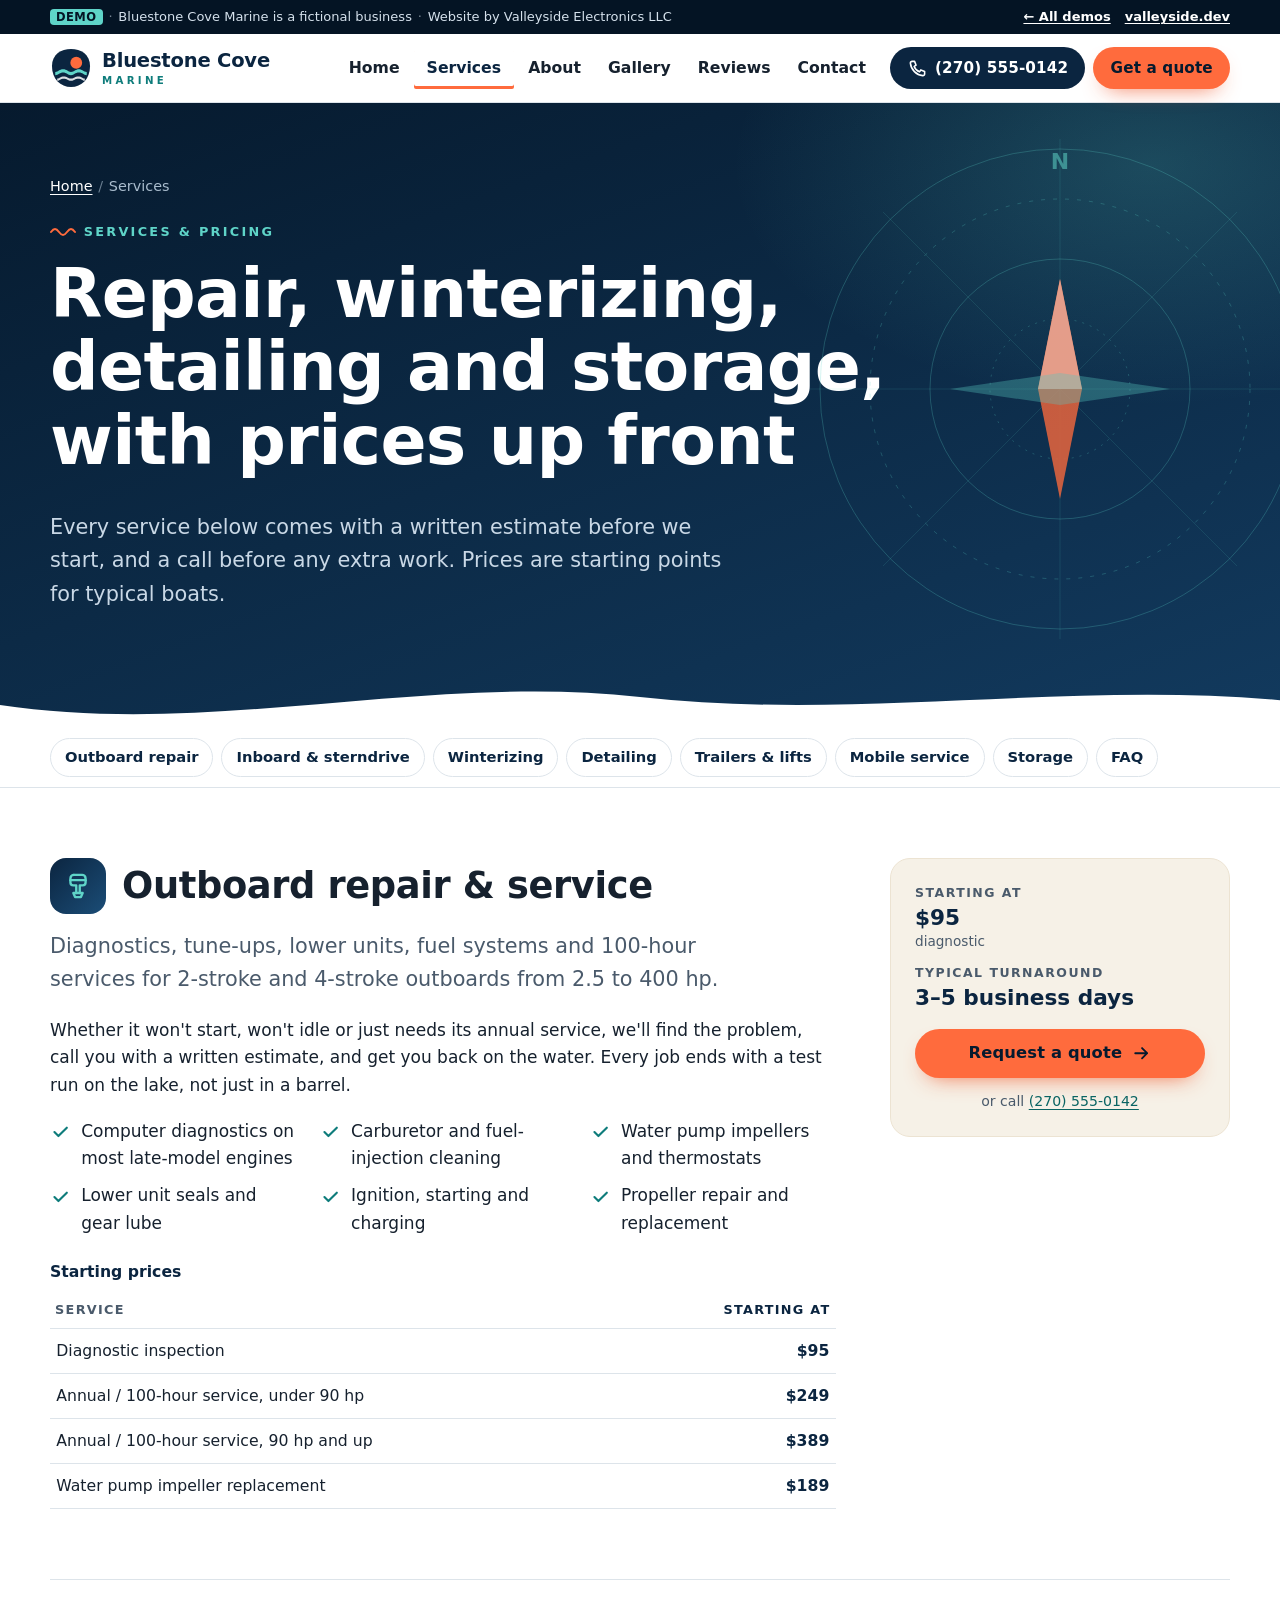
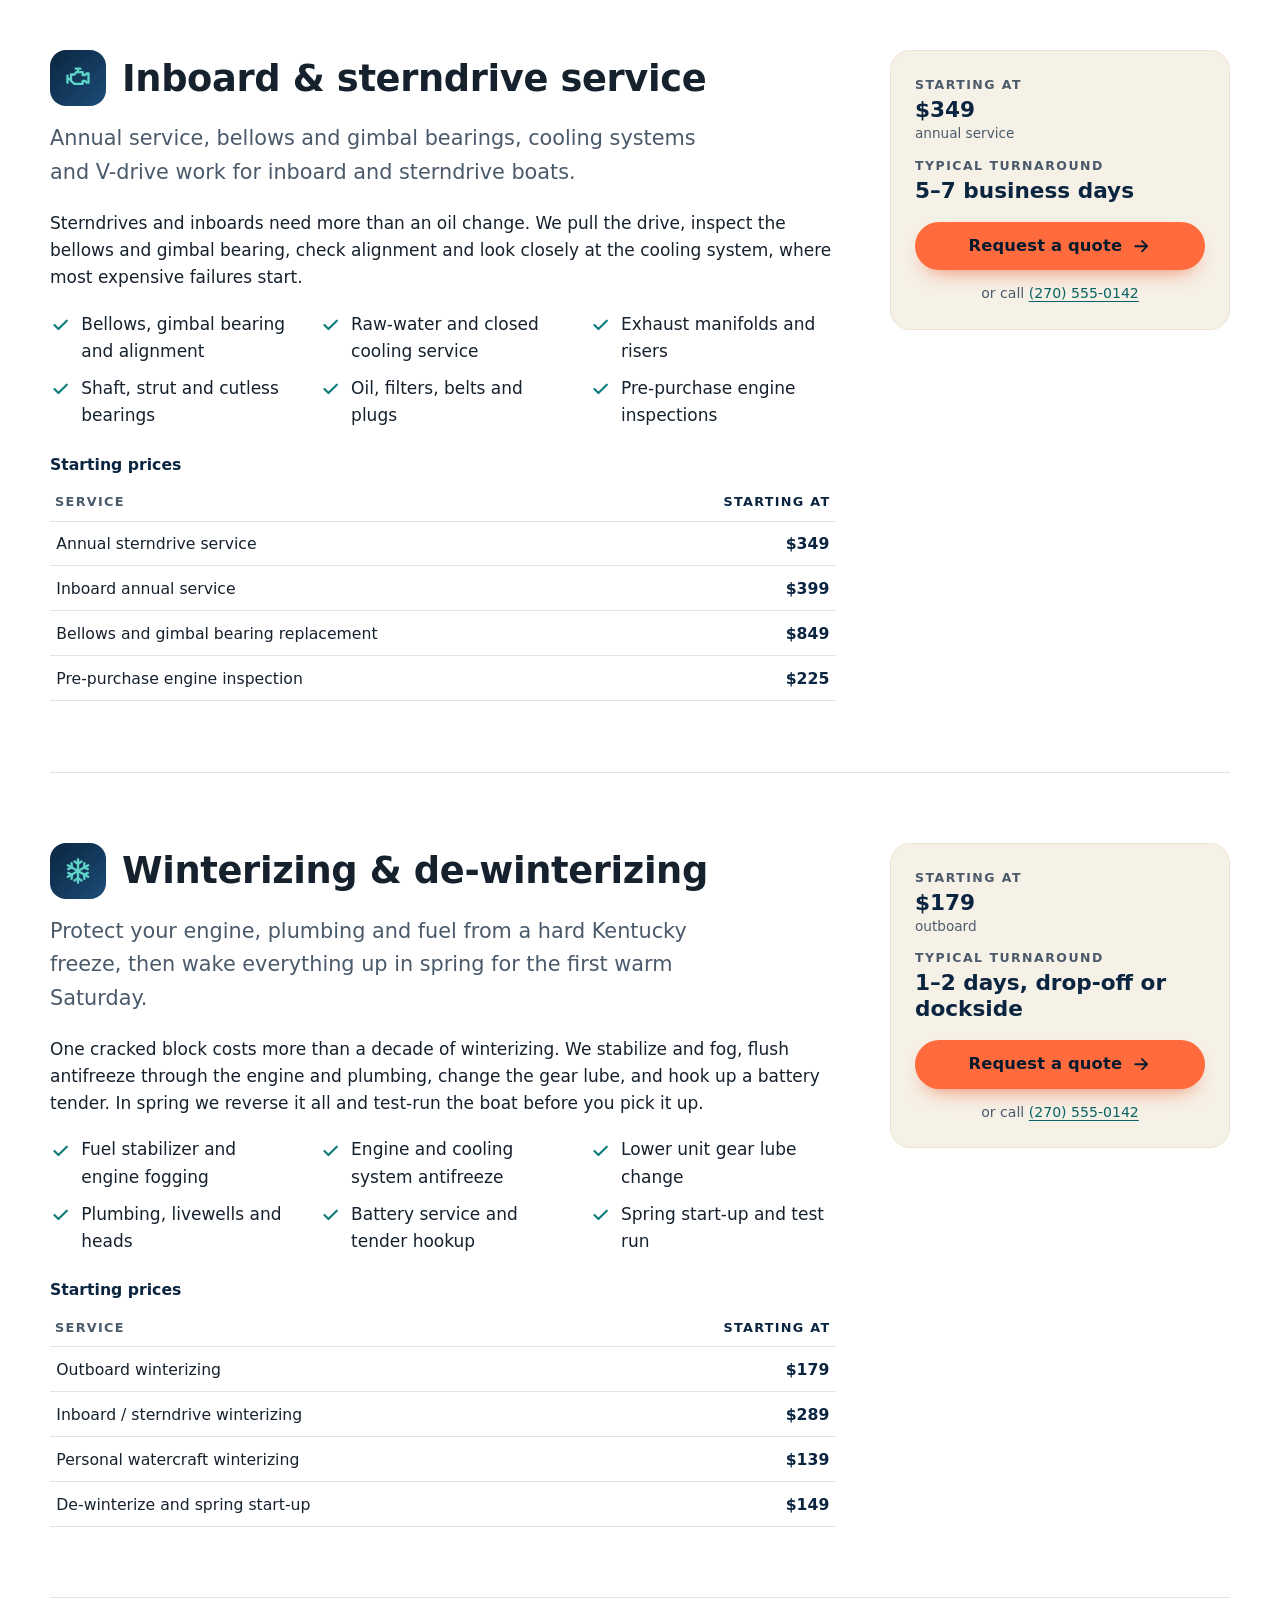
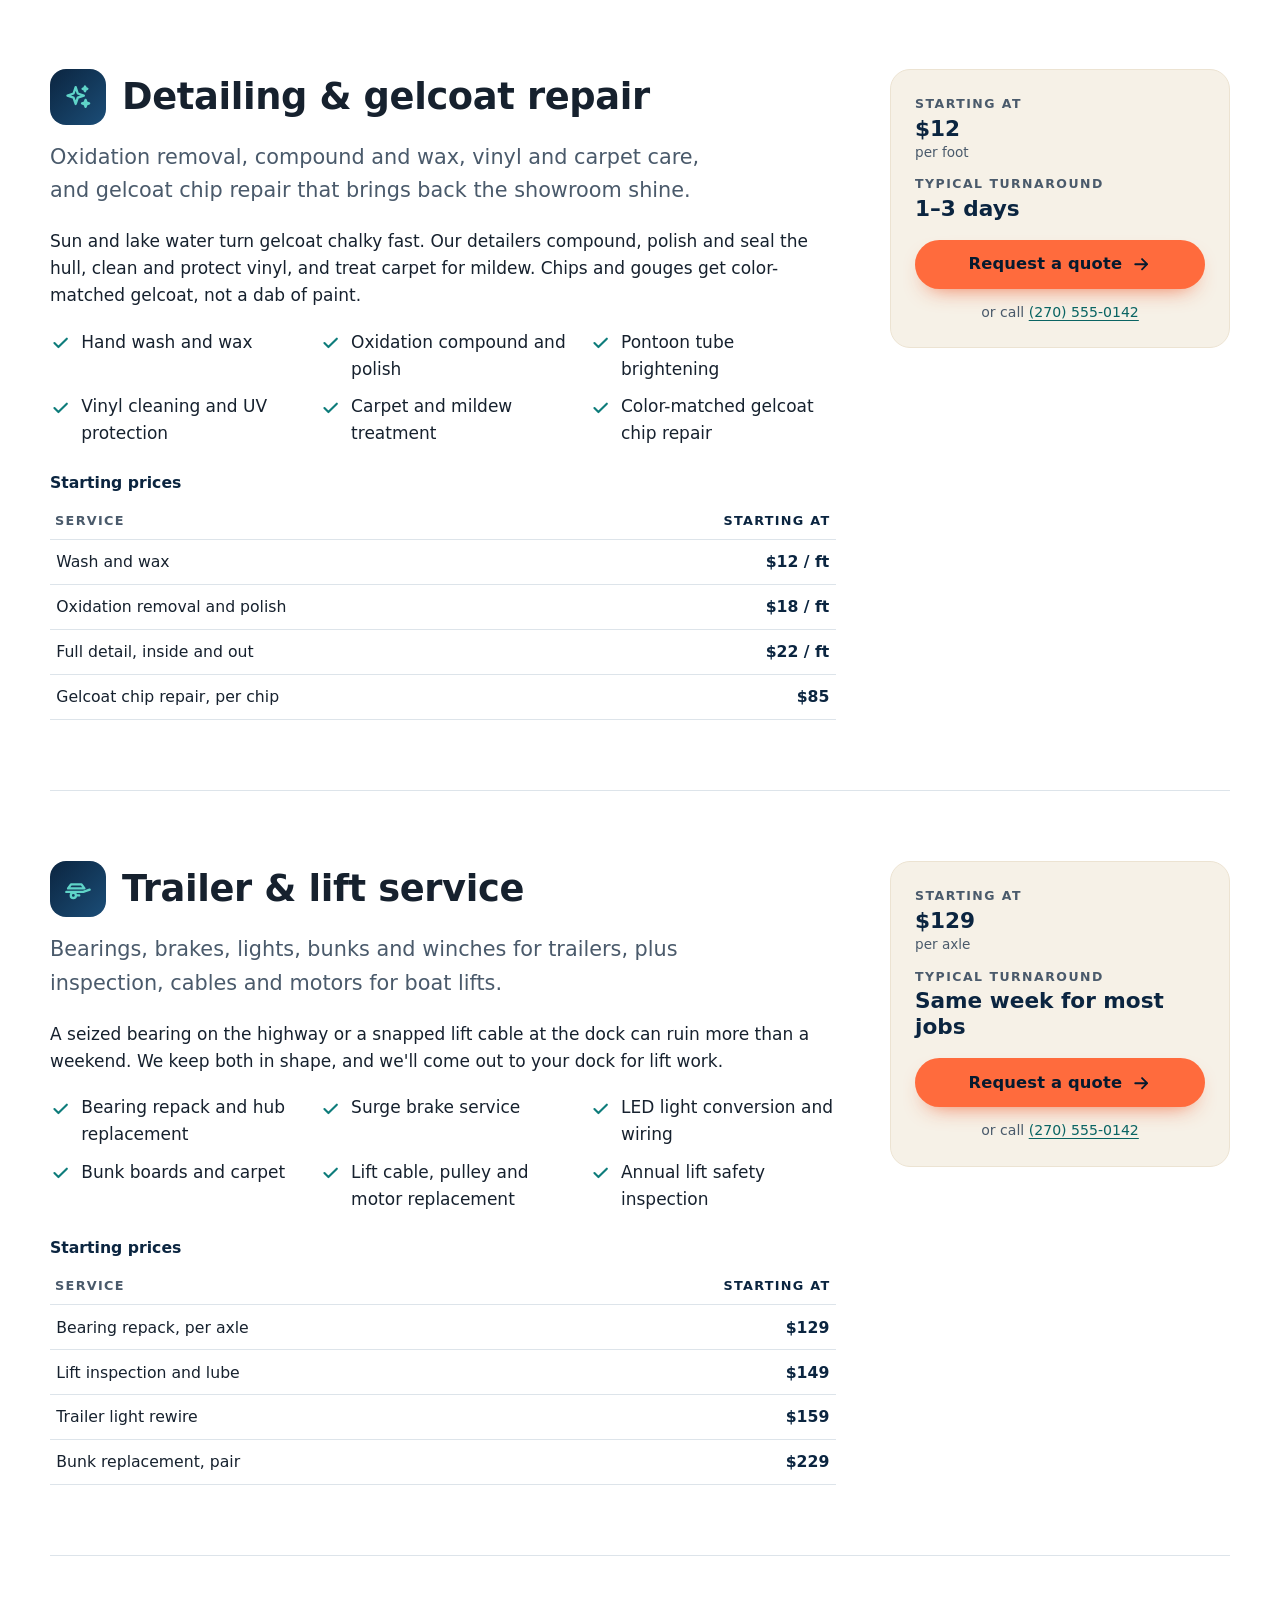
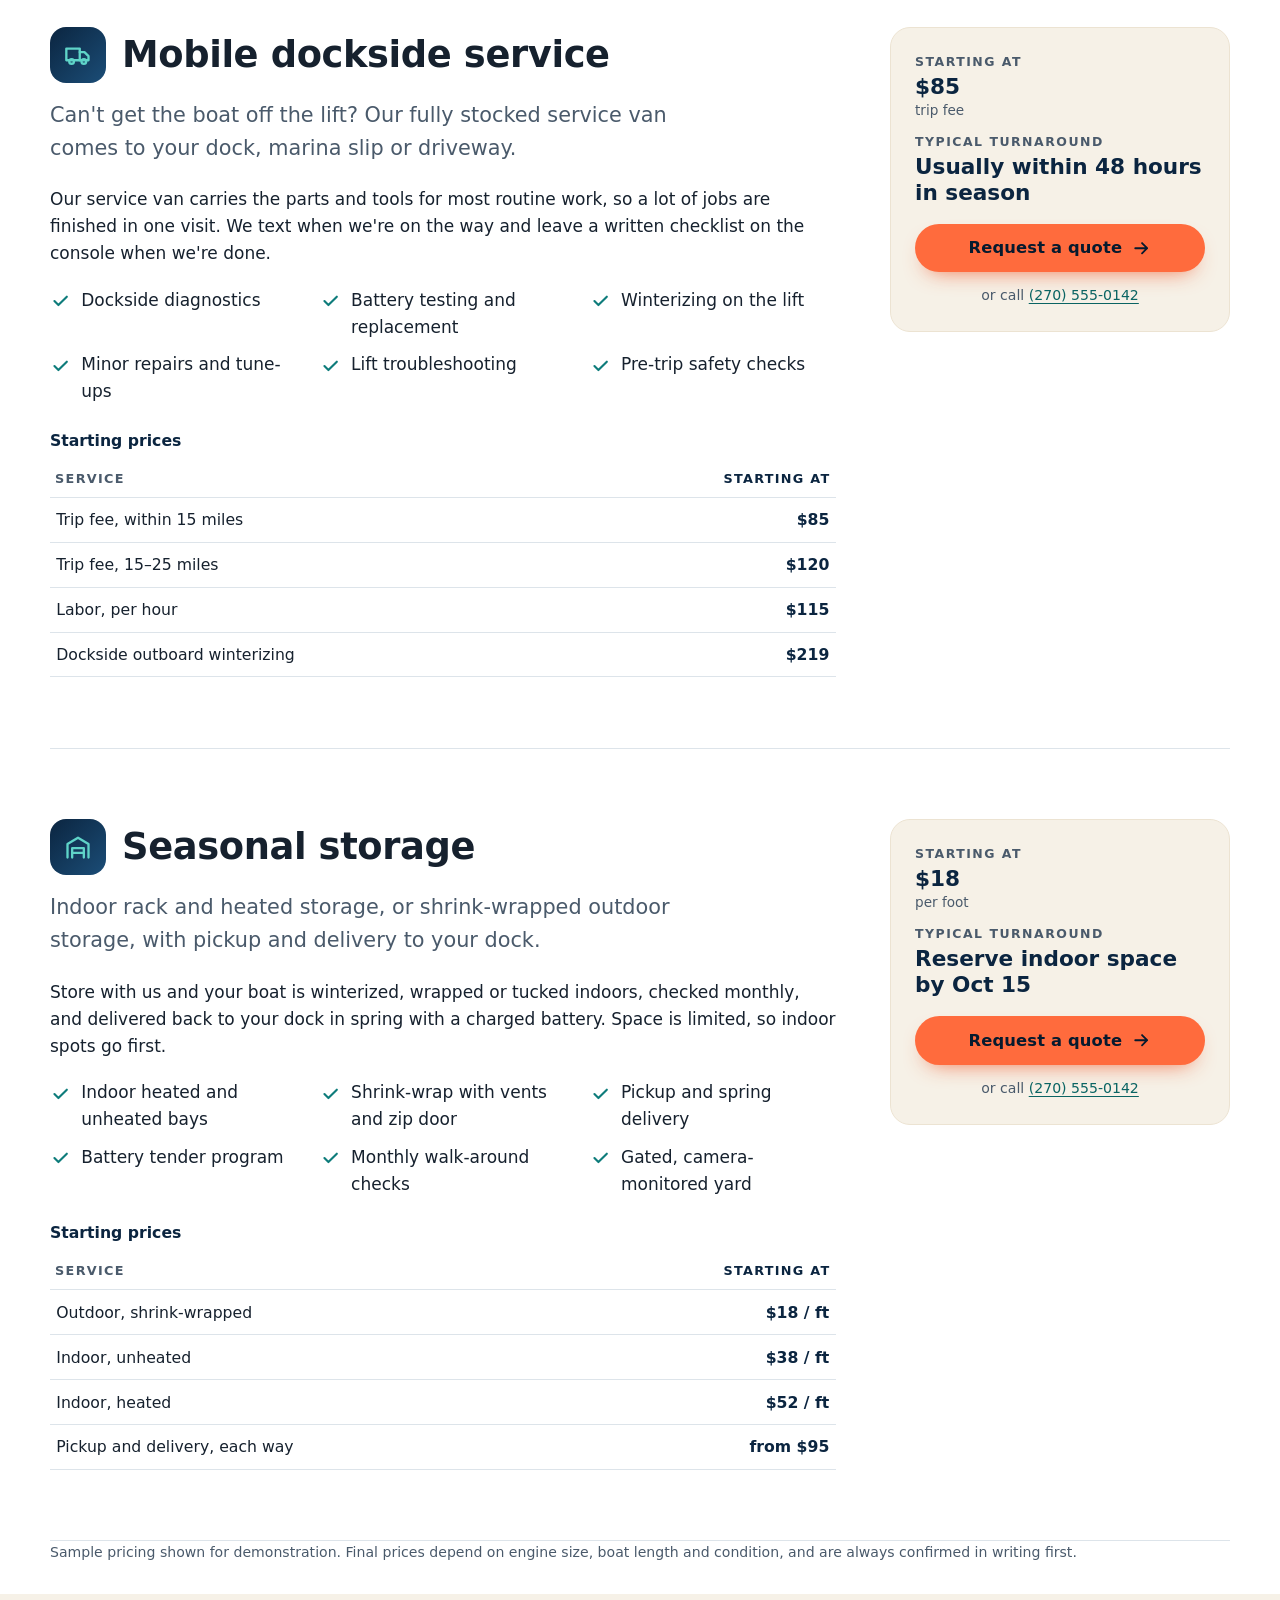
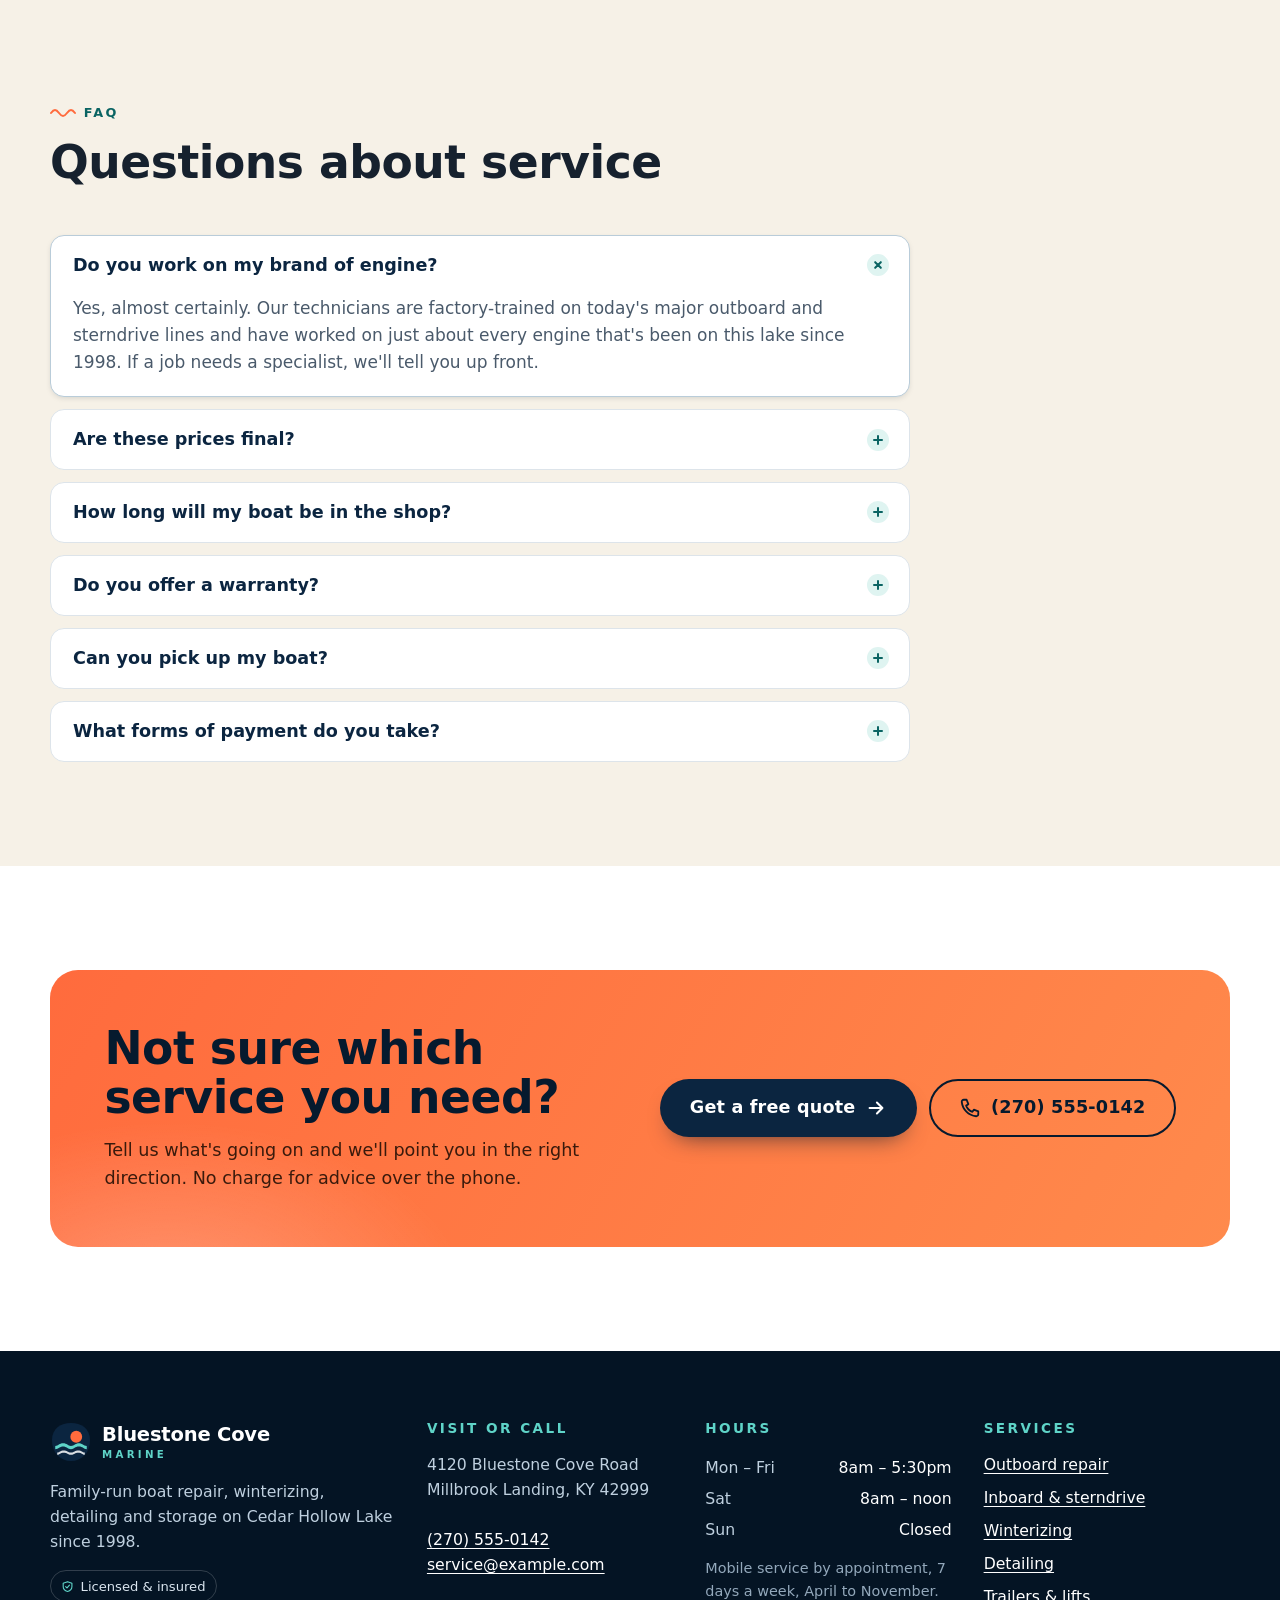
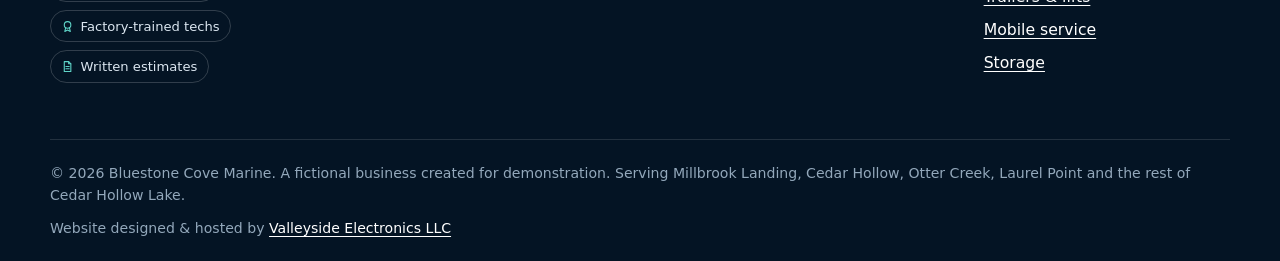
<file: website/services/index.html>
<!doctype html>
<html lang="en-US">
<head>
<meta charset="utf-8">
<meta name="viewport" content="width=device-width, initial-scale=1">
<title>Boat Repair Services &amp; Pricing | Bluestone Cove Marine</title>
<meta name="description" content="Outboard and sterndrive repair, winterizing from $179, detailing from $12/ft, trailer and lift service, mobile service and storage on Cedar Hollow Lake.">
<!-- Demo site for a fictional business: kept out of search results on purpose.
     A real client site ships with this line removed and a sitemap submitted. -->
<meta name="robots" content="noindex, nofollow">
<link rel="canonical" href="https://demo.valleyside.dev/website/services/">
<meta name="theme-color" content="#0b2540">
<link rel="icon" href="/website/assets/favicon.svg" type="image/svg+xml">
<meta property="og:type" content="website">
<meta property="og:site_name" content="Bluestone Cove Marine">
<meta property="og:title" content="Boat Repair Services &amp; Pricing | Bluestone Cove Marine">
<meta property="og:description" content="Outboard and sterndrive repair, winterizing from $179, detailing from $12/ft, trailer and lift service, mobile service and storage on Cedar Hollow Lake.">
<meta property="og:url" content="https://demo.valleyside.dev/website/services/">
<meta property="og:image" content="https://demo.valleyside.dev/website/assets/og-image.png">
<meta property="og:image:width" content="1200">
<meta property="og:image:height" content="630">
<meta property="og:image:alt" content="Bluestone Cove Marine: boat repair and service on Cedar Hollow Lake, Kentucky (fictional demo business)">
<meta property="og:locale" content="en_US">
<meta name="twitter:card" content="summary_large_image">
<link rel="stylesheet" href="/website/assets/site.css">
<script src="/website/assets/site.js" defer></script>
<script type="application/ld+json">
{
  "@context": "https://schema.org",
  "@type": "LocalBusiness",
  "@id": "https://demo.valleyside.dev/website/#business",
  "name": "Bluestone Cove Marine",
  "description": "Family-run boat repair and service shop on Cedar Hollow Lake, Kentucky, since 1998: outboard and sterndrive repair, winterizing, detailing, trailer and lift service, mobile dockside service and seasonal storage.",
  "url": "https://demo.valleyside.dev/website/",
  "telephone": "+1-270-555-0142",
  "email": "service@example.com",
  "image": "https://demo.valleyside.dev/website/assets/og-image.png",
  "logo": "https://demo.valleyside.dev/website/assets/favicon.svg",
  "priceRange": "$$",
  "foundingDate": "1998",
  "address": {
    "@type": "PostalAddress",
    "streetAddress": "4120 Bluestone Cove Road",
    "addressLocality": "Millbrook Landing",
    "addressRegion": "KY",
    "postalCode": "42999",
    "addressCountry": "US"
  },
  "openingHoursSpecification": [
    {
      "@type": "OpeningHoursSpecification",
      "dayOfWeek": [
        "Monday",
        "Tuesday",
        "Wednesday",
        "Thursday",
        "Friday"
      ],
      "opens": "08:00",
      "closes": "17:30"
    },
    {
      "@type": "OpeningHoursSpecification",
      "dayOfWeek": "Saturday",
      "opens": "08:00",
      "closes": "12:00"
    }
  ],
  "areaServed": [
    {
      "@type": "City",
      "name": "Millbrook Landing, KY"
    },
    {
      "@type": "City",
      "name": "Cedar Hollow, KY"
    },
    {
      "@type": "City",
      "name": "Otter Creek, KY"
    },
    {
      "@type": "City",
      "name": "Laurel Point, KY"
    },
    {
      "@type": "City",
      "name": "Pine Knob, KY"
    },
    {
      "@type": "City",
      "name": "Sawmill Bend, KY"
    },
    {
      "@type": "City",
      "name": "Stillwater, KY"
    },
    {
      "@type": "City",
      "name": "Hickory Flat, KY"
    }
  ],
  "hasOfferCatalog": {
    "@type": "OfferCatalog",
    "name": "Boat repair and service",
    "itemListElement": [
      {
        "@type": "Offer",
        "itemOffered": {
          "@type": "Service",
          "name": "Outboard repair & service",
          "description": "Diagnostics, tune-ups, lower units, fuel systems and 100-hour services for 2-stroke and 4-stroke outboards from 2.5 to 400 hp.",
          "url": "https://demo.valleyside.dev/website/services/#outboard"
        },
        "priceSpecification": {
          "@type": "PriceSpecification",
          "minPrice": 95.0,
          "priceCurrency": "USD"
        }
      },
      {
        "@type": "Offer",
        "itemOffered": {
          "@type": "Service",
          "name": "Inboard & sterndrive service",
          "description": "Annual service, bellows and gimbal bearings, cooling systems and V-drive work for inboard and sterndrive boats.",
          "url": "https://demo.valleyside.dev/website/services/#inboard"
        },
        "priceSpecification": {
          "@type": "PriceSpecification",
          "minPrice": 349.0,
          "priceCurrency": "USD"
        }
      },
      {
        "@type": "Offer",
        "itemOffered": {
          "@type": "Service",
          "name": "Winterizing & de-winterizing",
          "description": "Protect your engine, plumbing and fuel from a hard Kentucky freeze, then wake everything up in spring for the first warm Saturday.",
          "url": "https://demo.valleyside.dev/website/services/#winterizing"
        },
        "priceSpecification": {
          "@type": "PriceSpecification",
          "minPrice": 179.0,
          "priceCurrency": "USD"
        }
      },
      {
        "@type": "Offer",
        "itemOffered": {
          "@type": "Service",
          "name": "Detailing & gelcoat repair",
          "description": "Oxidation removal, compound and wax, vinyl and carpet care, and gelcoat chip repair that brings back the showroom shine.",
          "url": "https://demo.valleyside.dev/website/services/#detailing"
        },
        "priceSpecification": {
          "@type": "PriceSpecification",
          "minPrice": 12.0,
          "priceCurrency": "USD"
        }
      },
      {
        "@type": "Offer",
        "itemOffered": {
          "@type": "Service",
          "name": "Trailer & lift service",
          "description": "Bearings, brakes, lights, bunks and winches for trailers, plus inspection, cables and motors for boat lifts.",
          "url": "https://demo.valleyside.dev/website/services/#trailers"
        },
        "priceSpecification": {
          "@type": "PriceSpecification",
          "minPrice": 129.0,
          "priceCurrency": "USD"
        }
      },
      {
        "@type": "Offer",
        "itemOffered": {
          "@type": "Service",
          "name": "Mobile dockside service",
          "description": "Can't get the boat off the lift? Our fully stocked service van comes to your dock, marina slip or driveway.",
          "url": "https://demo.valleyside.dev/website/services/#mobile"
        },
        "priceSpecification": {
          "@type": "PriceSpecification",
          "minPrice": 85.0,
          "priceCurrency": "USD"
        }
      },
      {
        "@type": "Offer",
        "itemOffered": {
          "@type": "Service",
          "name": "Seasonal storage",
          "description": "Indoor rack and heated storage, or shrink-wrapped outdoor storage, with pickup and delivery to your dock.",
          "url": "https://demo.valleyside.dev/website/services/#storage"
        },
        "priceSpecification": {
          "@type": "PriceSpecification",
          "minPrice": 18.0,
          "priceCurrency": "USD"
        }
      }
    ]
  }
}
</script>
<script type="application/ld+json">
{
  "@context": "https://schema.org",
  "@type": "BreadcrumbList",
  "itemListElement": [
    {
      "@type": "ListItem",
      "position": 1,
      "name": "Home",
      "item": "https://demo.valleyside.dev/website/"
    },
    {
      "@type": "ListItem",
      "position": 2,
      "name": "Services",
      "item": "https://demo.valleyside.dev/website/services/"
    }
  ]
}
</script>
<script type="application/ld+json">
{
  "@context": "https://schema.org",
  "@type": "FAQPage",
  "mainEntity": [
    {
      "@type": "Question",
      "name": "Do you work on my brand of engine?",
      "acceptedAnswer": {
        "@type": "Answer",
        "text": "Yes, almost certainly. Our technicians are factory-trained on today's major outboard and sterndrive lines and have worked on just about every engine that's been on this lake since 1998. If a job needs a specialist, we'll tell you up front."
      }
    },
    {
      "@type": "Question",
      "name": "Are these prices final?",
      "acceptedAnswer": {
        "@type": "Answer",
        "text": "They're starting prices for typical boats. Your written estimate depends on engine size, boat length and condition. Parts are billed at the price on the estimate, and labor is $115 an hour."
      }
    },
    {
      "@type": "Question",
      "name": "How long will my boat be in the shop?",
      "acceptedAnswer": {
        "@type": "Answer",
        "text": "Typical turnaround is listed with each service. In spring and early summer things get busy, so we give you a realistic date when you drop off and text you if anything changes."
      }
    },
    {
      "@type": "Question",
      "name": "Do you offer a warranty?",
      "acceptedAnswer": {
        "@type": "Answer",
        "text": "Yes. Our workmanship is covered for 90 days, and new parts carry their manufacturer's warranty. If something we fixed isn't right, bring it back and we'll make it right."
      }
    },
    {
      "@type": "Question",
      "name": "Can you pick up my boat?",
      "acceptedAnswer": {
        "@type": "Answer",
        "text": "Yes. We offer pickup and delivery within our service area starting at $95 each way, and it's included free with a full season of storage."
      }
    },
    {
      "@type": "Question",
      "name": "What forms of payment do you take?",
      "acceptedAnswer": {
        "@type": "Answer",
        "text": "All major cards, checks and cash. For storage customers we can split the season into monthly payments."
      }
    }
  ]
}
</script>
</head><body>
<a class="skip-link" href="#main">Skip to main content</a>
<div class="site-top">
<div class="demo-banner" role="region" aria-label="Demo notice">
  <div class="wrap demo-inner">
    <p><strong>Demo</strong><span class="sep" aria-hidden="true">·</span><span class="demo-full">Bluestone Cove Marine is a fictional business<span class="sep" aria-hidden="true">·</span>Website by Valleyside Electronics LLC</span><span class="demo-mid">Bluestone Cove Marine is a fictional business</span><span class="demo-short">Fictional business<span class="visually-hidden">. Website by Valleyside Electronics LLC</span></span></p>
    <p class="demo-links"><a href="/">← All demos</a><a href="https://valleyside.dev">valleyside.dev</a></p>
  </div>
</div>
<header class="site-header">
  <div class="wrap header-inner">
    <a class="brand" href="/website/" aria-label="Bluestone Cove Marine, home"><svg viewBox="0 0 64 64" aria-hidden="true" focusable="false"><path d="M32 3c15 0 29 8 29 26 0 20-13 32-29 32S3 49 3 29C3 11 17 3 32 3z" fill="#0b2540"/><circle cx="40" cy="24" r="9" fill="#ff6b3d"/><path d="M8 38c5 0 6-4 12-4s7 4 12 4 7-4 12-4 7 4 12 4v5c-5 0-6-4-12-4s-7 4-12 4-7-4-12-4-7 4-12 4z" fill="#5fd4c8"/><path d="M11 48c4 0 5-3 10-3s6 3 11 3 6-3 11-3 6 3 10 3v3.5c-4 0-5-3-10-3s-6 3-11 3-6-3-11-3-6 3-10 3z" fill="#fff" opacity=".85"/></svg><span class="brand-name">Bluestone Cove<small>Marine</small></span></a>
    <input type="checkbox" id="nav-toggle" class="nav-toggle" aria-controls="site-nav">
    <label for="nav-toggle" class="nav-toggle-label"><span class="burger" aria-hidden="true"></span><span class="label-text">Menu</span><span class="visually-hidden"> (main navigation)</span></label>
    <nav class="site-nav" id="site-nav" aria-label="Main">
      <ul><li><a href="/website/">Home</a></li><li><a href="/website/services/" aria-current="page">Services</a></li><li><a href="/website/about/">About</a></li><li><a href="/website/gallery/">Gallery</a></li><li><a href="/website/reviews/">Reviews</a></li><li><a href="/website/contact/">Contact</a></li><li class="nav-quote"><a class="btn btn-primary" href="/website/contact/">Get a free quote</a></li></ul>
    </nav>
    <div class="header-cta">
      <a class="btn btn-call btn-sm" href="tel:+12705550142"><svg class="icon" aria-hidden="true" focusable="false"><use href="/website/assets/icons.svg#phone"/></svg><span class="call-num">(270) 555-0142</span><span class="visually-hidden"> (call Bluestone Cove Marine)</span></a>
      <a class="btn btn-primary btn-sm btn-quote" href="/website/contact/">Get a quote</a>
    </div>
  </div>
</header>
</div>
<main id="main">
<section class="page-hero on-dark">
  <svg class="page-hero-deco" viewBox="0 0 520 520" aria-hidden="true" focusable="false">
<g fill="none" stroke="#5fd4c8" stroke-opacity=".28">
<circle cx="260" cy="260" r="240"/><circle cx="260" cy="260" r="190" stroke-dasharray="4 8"/><circle cx="260" cy="260" r="130"/><circle cx="260" cy="260" r="70" stroke-dasharray="2 6"/>
<path d="M260 10 V510 M10 260 H510 M83 83 L437 437 M437 83 L83 437" stroke-opacity=".14"/>
</g>
<path d="M260 150 L282 260 L260 370 L238 260Z" fill="#ff6b3d" opacity=".85"/><path d="M260 150 L282 260 L238 260Z" fill="#ffb199" opacity=".9"/>
<path d="M150 260 L260 244 L370 260 L260 276Z" fill="#5fd4c8" opacity=".35"/>
<text x="260" y="40" text-anchor="middle" font-family="Segoe UI, system-ui, sans-serif" font-size="22" font-weight="700" fill="#5fd4c8" opacity=".6">N</text>
</svg>
  <div class="wrap">
    <nav class="breadcrumbs" aria-label="Breadcrumb"><ol><li><a href="/website/">Home</a></li><li aria-current="page">Services</li></ol></nav>
    <p class="eyebrow">Services &amp; pricing</p>
    <h1>Repair, winterizing, detailing and storage, with prices up front</h1>
    <p class="lead">Every service below comes with a written estimate before we start, and a call before any extra work. Prices are starting points for typical boats.</p>
  </div>
  <svg class="wave-bottom" viewBox="0 0 1440 80" preserveAspectRatio="none" aria-hidden="true" focusable="false"><path d="M0 50 C240 90 480 10 720 40 C960 70 1200 20 1440 44 V80 H0Z" fill="#fff"/></svg>
</section>
<nav class="jump-nav" aria-label="Jump to a service"><div class="wrap"><ul><li><a href="#outboard">Outboard repair</a></li><li><a href="#inboard">Inboard & sterndrive</a></li><li><a href="#winterizing">Winterizing</a></li><li><a href="#detailing">Detailing</a></li><li><a href="#trailers">Trailers & lifts</a></li><li><a href="#mobile">Mobile service</a></li><li><a href="#storage">Storage</a></li><li><a href="#faq">FAQ</a></li></ul></div></nav>
<div class="wrap">
<section class="svc" id="outboard" aria-labelledby="outboard-title">
  <div>
    <div class="svc-head"><div class="service-icon"><svg class="icon" aria-hidden="true" focusable="false"><use href="/website/assets/icons.svg#outboard"/></svg></div><h2 id="outboard-title">Outboard repair & service</h2></div>
    <p class="lead">Diagnostics, tune-ups, lower units, fuel systems and 100-hour services for 2-stroke and 4-stroke outboards from 2.5 to 400 hp.</p>
    <p>Whether it won't start, won't idle or just needs its annual service, we'll find the problem, call you with a written estimate, and get you back on the water. Every job ends with a test run on the lake, not just in a barrel.</p>
    <h3 class="visually-hidden">What's included</h3>
    <ul class="incl"><li><svg class="icon" aria-hidden="true" focusable="false"><use href="/website/assets/icons.svg#check"/></svg><span>Computer diagnostics on most late-model engines</span></li><li><svg class="icon" aria-hidden="true" focusable="false"><use href="/website/assets/icons.svg#check"/></svg><span>Carburetor and fuel-injection cleaning</span></li><li><svg class="icon" aria-hidden="true" focusable="false"><use href="/website/assets/icons.svg#check"/></svg><span>Water pump impellers and thermostats</span></li><li><svg class="icon" aria-hidden="true" focusable="false"><use href="/website/assets/icons.svg#check"/></svg><span>Lower unit seals and gear lube</span></li><li><svg class="icon" aria-hidden="true" focusable="false"><use href="/website/assets/icons.svg#check"/></svg><span>Ignition, starting and charging</span></li><li><svg class="icon" aria-hidden="true" focusable="false"><use href="/website/assets/icons.svg#check"/></svg><span>Propeller repair and replacement</span></li></ul>
    <table class="price-table">
      <caption>Starting prices</caption>
      <thead><tr><th scope="col">Service</th><th scope="col">Starting at</th></tr></thead>
      <tbody><tr><th scope="row">Diagnostic inspection</th><td>$95</td></tr><tr><th scope="row">Annual / 100-hour service, under 90 hp</th><td>$249</td></tr><tr><th scope="row">Annual / 100-hour service, 90 hp and up</th><td>$389</td></tr><tr><th scope="row">Water pump impeller replacement</th><td>$189</td></tr></tbody>
    </table>
  </div>
  <aside class="svc-aside" aria-label="Outboard repair at a glance">
    <dl>
      <div><dt>Starting at</dt><dd>$95<small>diagnostic</small></dd></div>
      <div><dt>Typical turnaround</dt><dd>3–5 business days</dd></div>
    </dl>
    <a class="btn btn-primary" href="/website/contact/?service=outboard">Request a quote <svg class="icon" aria-hidden="true" focusable="false"><use href="/website/assets/icons.svg#arrow"/></svg></a>
    <p class="fine" style="margin:12px 0 0;text-align:center">or call <a href="tel:+12705550142">(270) 555-0142</a></p>
  </aside>
</section><section class="svc" id="inboard" aria-labelledby="inboard-title">
  <div>
    <div class="svc-head"><div class="service-icon"><svg class="icon" aria-hidden="true" focusable="false"><use href="/website/assets/icons.svg#engine"/></svg></div><h2 id="inboard-title">Inboard & sterndrive service</h2></div>
    <p class="lead">Annual service, bellows and gimbal bearings, cooling systems and V-drive work for inboard and sterndrive boats.</p>
    <p>Sterndrives and inboards need more than an oil change. We pull the drive, inspect the bellows and gimbal bearing, check alignment and look closely at the cooling system, where most expensive failures start.</p>
    <h3 class="visually-hidden">What's included</h3>
    <ul class="incl"><li><svg class="icon" aria-hidden="true" focusable="false"><use href="/website/assets/icons.svg#check"/></svg><span>Bellows, gimbal bearing and alignment</span></li><li><svg class="icon" aria-hidden="true" focusable="false"><use href="/website/assets/icons.svg#check"/></svg><span>Raw-water and closed cooling service</span></li><li><svg class="icon" aria-hidden="true" focusable="false"><use href="/website/assets/icons.svg#check"/></svg><span>Exhaust manifolds and risers</span></li><li><svg class="icon" aria-hidden="true" focusable="false"><use href="/website/assets/icons.svg#check"/></svg><span>Shaft, strut and cutless bearings</span></li><li><svg class="icon" aria-hidden="true" focusable="false"><use href="/website/assets/icons.svg#check"/></svg><span>Oil, filters, belts and plugs</span></li><li><svg class="icon" aria-hidden="true" focusable="false"><use href="/website/assets/icons.svg#check"/></svg><span>Pre-purchase engine inspections</span></li></ul>
    <table class="price-table">
      <caption>Starting prices</caption>
      <thead><tr><th scope="col">Service</th><th scope="col">Starting at</th></tr></thead>
      <tbody><tr><th scope="row">Annual sterndrive service</th><td>$349</td></tr><tr><th scope="row">Inboard annual service</th><td>$399</td></tr><tr><th scope="row">Bellows and gimbal bearing replacement</th><td>$849</td></tr><tr><th scope="row">Pre-purchase engine inspection</th><td>$225</td></tr></tbody>
    </table>
  </div>
  <aside class="svc-aside" aria-label="Inboard & sterndrive at a glance">
    <dl>
      <div><dt>Starting at</dt><dd>$349<small>annual service</small></dd></div>
      <div><dt>Typical turnaround</dt><dd>5–7 business days</dd></div>
    </dl>
    <a class="btn btn-primary" href="/website/contact/?service=inboard">Request a quote <svg class="icon" aria-hidden="true" focusable="false"><use href="/website/assets/icons.svg#arrow"/></svg></a>
    <p class="fine" style="margin:12px 0 0;text-align:center">or call <a href="tel:+12705550142">(270) 555-0142</a></p>
  </aside>
</section><section class="svc" id="winterizing" aria-labelledby="winterizing-title">
  <div>
    <div class="svc-head"><div class="service-icon"><svg class="icon" aria-hidden="true" focusable="false"><use href="/website/assets/icons.svg#snowflake"/></svg></div><h2 id="winterizing-title">Winterizing & de-winterizing</h2></div>
    <p class="lead">Protect your engine, plumbing and fuel from a hard Kentucky freeze, then wake everything up in spring for the first warm Saturday.</p>
    <p>One cracked block costs more than a decade of winterizing. We stabilize and fog, flush antifreeze through the engine and plumbing, change the gear lube, and hook up a battery tender. In spring we reverse it all and test-run the boat before you pick it up.</p>
    <h3 class="visually-hidden">What's included</h3>
    <ul class="incl"><li><svg class="icon" aria-hidden="true" focusable="false"><use href="/website/assets/icons.svg#check"/></svg><span>Fuel stabilizer and engine fogging</span></li><li><svg class="icon" aria-hidden="true" focusable="false"><use href="/website/assets/icons.svg#check"/></svg><span>Engine and cooling system antifreeze</span></li><li><svg class="icon" aria-hidden="true" focusable="false"><use href="/website/assets/icons.svg#check"/></svg><span>Lower unit gear lube change</span></li><li><svg class="icon" aria-hidden="true" focusable="false"><use href="/website/assets/icons.svg#check"/></svg><span>Plumbing, livewells and heads</span></li><li><svg class="icon" aria-hidden="true" focusable="false"><use href="/website/assets/icons.svg#check"/></svg><span>Battery service and tender hookup</span></li><li><svg class="icon" aria-hidden="true" focusable="false"><use href="/website/assets/icons.svg#check"/></svg><span>Spring start-up and test run</span></li></ul>
    <table class="price-table">
      <caption>Starting prices</caption>
      <thead><tr><th scope="col">Service</th><th scope="col">Starting at</th></tr></thead>
      <tbody><tr><th scope="row">Outboard winterizing</th><td>$179</td></tr><tr><th scope="row">Inboard / sterndrive winterizing</th><td>$289</td></tr><tr><th scope="row">Personal watercraft winterizing</th><td>$139</td></tr><tr><th scope="row">De-winterize and spring start-up</th><td>$149</td></tr></tbody>
    </table>
  </div>
  <aside class="svc-aside" aria-label="Winterizing at a glance">
    <dl>
      <div><dt>Starting at</dt><dd>$179<small>outboard</small></dd></div>
      <div><dt>Typical turnaround</dt><dd>1–2 days, drop-off or dockside</dd></div>
    </dl>
    <a class="btn btn-primary" href="/website/contact/?service=winterizing">Request a quote <svg class="icon" aria-hidden="true" focusable="false"><use href="/website/assets/icons.svg#arrow"/></svg></a>
    <p class="fine" style="margin:12px 0 0;text-align:center">or call <a href="tel:+12705550142">(270) 555-0142</a></p>
  </aside>
</section><section class="svc" id="detailing" aria-labelledby="detailing-title">
  <div>
    <div class="svc-head"><div class="service-icon"><svg class="icon" aria-hidden="true" focusable="false"><use href="/website/assets/icons.svg#sparkle"/></svg></div><h2 id="detailing-title">Detailing & gelcoat repair</h2></div>
    <p class="lead">Oxidation removal, compound and wax, vinyl and carpet care, and gelcoat chip repair that brings back the showroom shine.</p>
    <p>Sun and lake water turn gelcoat chalky fast. Our detailers compound, polish and seal the hull, clean and protect vinyl, and treat carpet for mildew. Chips and gouges get color-matched gelcoat, not a dab of paint.</p>
    <h3 class="visually-hidden">What's included</h3>
    <ul class="incl"><li><svg class="icon" aria-hidden="true" focusable="false"><use href="/website/assets/icons.svg#check"/></svg><span>Hand wash and wax</span></li><li><svg class="icon" aria-hidden="true" focusable="false"><use href="/website/assets/icons.svg#check"/></svg><span>Oxidation compound and polish</span></li><li><svg class="icon" aria-hidden="true" focusable="false"><use href="/website/assets/icons.svg#check"/></svg><span>Pontoon tube brightening</span></li><li><svg class="icon" aria-hidden="true" focusable="false"><use href="/website/assets/icons.svg#check"/></svg><span>Vinyl cleaning and UV protection</span></li><li><svg class="icon" aria-hidden="true" focusable="false"><use href="/website/assets/icons.svg#check"/></svg><span>Carpet and mildew treatment</span></li><li><svg class="icon" aria-hidden="true" focusable="false"><use href="/website/assets/icons.svg#check"/></svg><span>Color-matched gelcoat chip repair</span></li></ul>
    <table class="price-table">
      <caption>Starting prices</caption>
      <thead><tr><th scope="col">Service</th><th scope="col">Starting at</th></tr></thead>
      <tbody><tr><th scope="row">Wash and wax</th><td>$12 / ft</td></tr><tr><th scope="row">Oxidation removal and polish</th><td>$18 / ft</td></tr><tr><th scope="row">Full detail, inside and out</th><td>$22 / ft</td></tr><tr><th scope="row">Gelcoat chip repair, per chip</th><td>$85</td></tr></tbody>
    </table>
  </div>
  <aside class="svc-aside" aria-label="Detailing at a glance">
    <dl>
      <div><dt>Starting at</dt><dd>$12<small>per foot</small></dd></div>
      <div><dt>Typical turnaround</dt><dd>1–3 days</dd></div>
    </dl>
    <a class="btn btn-primary" href="/website/contact/?service=detailing">Request a quote <svg class="icon" aria-hidden="true" focusable="false"><use href="/website/assets/icons.svg#arrow"/></svg></a>
    <p class="fine" style="margin:12px 0 0;text-align:center">or call <a href="tel:+12705550142">(270) 555-0142</a></p>
  </aside>
</section><section class="svc" id="trailers" aria-labelledby="trailers-title">
  <div>
    <div class="svc-head"><div class="service-icon"><svg class="icon" aria-hidden="true" focusable="false"><use href="/website/assets/icons.svg#trailer"/></svg></div><h2 id="trailers-title">Trailer & lift service</h2></div>
    <p class="lead">Bearings, brakes, lights, bunks and winches for trailers, plus inspection, cables and motors for boat lifts.</p>
    <p>A seized bearing on the highway or a snapped lift cable at the dock can ruin more than a weekend. We keep both in shape, and we'll come out to your dock for lift work.</p>
    <h3 class="visually-hidden">What's included</h3>
    <ul class="incl"><li><svg class="icon" aria-hidden="true" focusable="false"><use href="/website/assets/icons.svg#check"/></svg><span>Bearing repack and hub replacement</span></li><li><svg class="icon" aria-hidden="true" focusable="false"><use href="/website/assets/icons.svg#check"/></svg><span>Surge brake service</span></li><li><svg class="icon" aria-hidden="true" focusable="false"><use href="/website/assets/icons.svg#check"/></svg><span>LED light conversion and wiring</span></li><li><svg class="icon" aria-hidden="true" focusable="false"><use href="/website/assets/icons.svg#check"/></svg><span>Bunk boards and carpet</span></li><li><svg class="icon" aria-hidden="true" focusable="false"><use href="/website/assets/icons.svg#check"/></svg><span>Lift cable, pulley and motor replacement</span></li><li><svg class="icon" aria-hidden="true" focusable="false"><use href="/website/assets/icons.svg#check"/></svg><span>Annual lift safety inspection</span></li></ul>
    <table class="price-table">
      <caption>Starting prices</caption>
      <thead><tr><th scope="col">Service</th><th scope="col">Starting at</th></tr></thead>
      <tbody><tr><th scope="row">Bearing repack, per axle</th><td>$129</td></tr><tr><th scope="row">Lift inspection and lube</th><td>$149</td></tr><tr><th scope="row">Trailer light rewire</th><td>$159</td></tr><tr><th scope="row">Bunk replacement, pair</th><td>$229</td></tr></tbody>
    </table>
  </div>
  <aside class="svc-aside" aria-label="Trailers & lifts at a glance">
    <dl>
      <div><dt>Starting at</dt><dd>$129<small>per axle</small></dd></div>
      <div><dt>Typical turnaround</dt><dd>Same week for most jobs</dd></div>
    </dl>
    <a class="btn btn-primary" href="/website/contact/?service=trailers">Request a quote <svg class="icon" aria-hidden="true" focusable="false"><use href="/website/assets/icons.svg#arrow"/></svg></a>
    <p class="fine" style="margin:12px 0 0;text-align:center">or call <a href="tel:+12705550142">(270) 555-0142</a></p>
  </aside>
</section><section class="svc" id="mobile" aria-labelledby="mobile-title">
  <div>
    <div class="svc-head"><div class="service-icon"><svg class="icon" aria-hidden="true" focusable="false"><use href="/website/assets/icons.svg#van"/></svg></div><h2 id="mobile-title">Mobile dockside service</h2></div>
    <p class="lead">Can't get the boat off the lift? Our fully stocked service van comes to your dock, marina slip or driveway.</p>
    <p>Our service van carries the parts and tools for most routine work, so a lot of jobs are finished in one visit. We text when we're on the way and leave a written checklist on the console when we're done.</p>
    <h3 class="visually-hidden">What's included</h3>
    <ul class="incl"><li><svg class="icon" aria-hidden="true" focusable="false"><use href="/website/assets/icons.svg#check"/></svg><span>Dockside diagnostics</span></li><li><svg class="icon" aria-hidden="true" focusable="false"><use href="/website/assets/icons.svg#check"/></svg><span>Battery testing and replacement</span></li><li><svg class="icon" aria-hidden="true" focusable="false"><use href="/website/assets/icons.svg#check"/></svg><span>Winterizing on the lift</span></li><li><svg class="icon" aria-hidden="true" focusable="false"><use href="/website/assets/icons.svg#check"/></svg><span>Minor repairs and tune-ups</span></li><li><svg class="icon" aria-hidden="true" focusable="false"><use href="/website/assets/icons.svg#check"/></svg><span>Lift troubleshooting</span></li><li><svg class="icon" aria-hidden="true" focusable="false"><use href="/website/assets/icons.svg#check"/></svg><span>Pre-trip safety checks</span></li></ul>
    <table class="price-table">
      <caption>Starting prices</caption>
      <thead><tr><th scope="col">Service</th><th scope="col">Starting at</th></tr></thead>
      <tbody><tr><th scope="row">Trip fee, within 15 miles</th><td>$85</td></tr><tr><th scope="row">Trip fee, 15–25 miles</th><td>$120</td></tr><tr><th scope="row">Labor, per hour</th><td>$115</td></tr><tr><th scope="row">Dockside outboard winterizing</th><td>$219</td></tr></tbody>
    </table>
  </div>
  <aside class="svc-aside" aria-label="Mobile service at a glance">
    <dl>
      <div><dt>Starting at</dt><dd>$85<small>trip fee</small></dd></div>
      <div><dt>Typical turnaround</dt><dd>Usually within 48 hours in season</dd></div>
    </dl>
    <a class="btn btn-primary" href="/website/contact/?service=mobile">Request a quote <svg class="icon" aria-hidden="true" focusable="false"><use href="/website/assets/icons.svg#arrow"/></svg></a>
    <p class="fine" style="margin:12px 0 0;text-align:center">or call <a href="tel:+12705550142">(270) 555-0142</a></p>
  </aside>
</section><section class="svc" id="storage" aria-labelledby="storage-title">
  <div>
    <div class="svc-head"><div class="service-icon"><svg class="icon" aria-hidden="true" focusable="false"><use href="/website/assets/icons.svg#storage"/></svg></div><h2 id="storage-title">Seasonal storage</h2></div>
    <p class="lead">Indoor rack and heated storage, or shrink-wrapped outdoor storage, with pickup and delivery to your dock.</p>
    <p>Store with us and your boat is winterized, wrapped or tucked indoors, checked monthly, and delivered back to your dock in spring with a charged battery. Space is limited, so indoor spots go first.</p>
    <h3 class="visually-hidden">What's included</h3>
    <ul class="incl"><li><svg class="icon" aria-hidden="true" focusable="false"><use href="/website/assets/icons.svg#check"/></svg><span>Indoor heated and unheated bays</span></li><li><svg class="icon" aria-hidden="true" focusable="false"><use href="/website/assets/icons.svg#check"/></svg><span>Shrink-wrap with vents and zip door</span></li><li><svg class="icon" aria-hidden="true" focusable="false"><use href="/website/assets/icons.svg#check"/></svg><span>Pickup and spring delivery</span></li><li><svg class="icon" aria-hidden="true" focusable="false"><use href="/website/assets/icons.svg#check"/></svg><span>Battery tender program</span></li><li><svg class="icon" aria-hidden="true" focusable="false"><use href="/website/assets/icons.svg#check"/></svg><span>Monthly walk-around checks</span></li><li><svg class="icon" aria-hidden="true" focusable="false"><use href="/website/assets/icons.svg#check"/></svg><span>Gated, camera-monitored yard</span></li></ul>
    <table class="price-table">
      <caption>Starting prices</caption>
      <thead><tr><th scope="col">Service</th><th scope="col">Starting at</th></tr></thead>
      <tbody><tr><th scope="row">Outdoor, shrink-wrapped</th><td>$18 / ft</td></tr><tr><th scope="row">Indoor, unheated</th><td>$38 / ft</td></tr><tr><th scope="row">Indoor, heated</th><td>$52 / ft</td></tr><tr><th scope="row">Pickup and delivery, each way</th><td>from $95</td></tr></tbody>
    </table>
  </div>
  <aside class="svc-aside" aria-label="Storage at a glance">
    <dl>
      <div><dt>Starting at</dt><dd>$18<small>per foot</small></dd></div>
      <div><dt>Typical turnaround</dt><dd>Reserve indoor space by Oct 15</dd></div>
    </dl>
    <a class="btn btn-primary" href="/website/contact/?service=storage">Request a quote <svg class="icon" aria-hidden="true" focusable="false"><use href="/website/assets/icons.svg#arrow"/></svg></a>
    <p class="fine" style="margin:12px 0 0;text-align:center">or call <a href="tel:+12705550142">(270) 555-0142</a></p>
  </aside>
</section>
<p class="fine" style="padding-bottom:1rem">Sample pricing shown for demonstration. Final prices depend on engine size, boat length and condition, and are always confirmed in writing first.</p>
</div>
<section class="section section-sand" id="faq" aria-labelledby="faq-title">
  <div class="wrap">
    <div class="section-head">
      <p class="eyebrow">FAQ</p>
      <h2 id="faq-title">Questions about service</h2>
    </div>
    <div class="faq"><details open><summary>Do you work on my brand of engine?</summary><div class="answer"><p>Yes, almost certainly. Our technicians are factory-trained on today's major outboard and sterndrive lines and have worked on just about every engine that's been on this lake since 1998. If a job needs a specialist, we'll tell you up front.</p></div></details><details><summary>Are these prices final?</summary><div class="answer"><p>They're starting prices for typical boats. Your written estimate depends on engine size, boat length and condition. Parts are billed at the price on the estimate, and labor is $115 an hour.</p></div></details><details><summary>How long will my boat be in the shop?</summary><div class="answer"><p>Typical turnaround is listed with each service. In spring and early summer things get busy, so we give you a realistic date when you drop off and text you if anything changes.</p></div></details><details><summary>Do you offer a warranty?</summary><div class="answer"><p>Yes. Our workmanship is covered for 90 days, and new parts carry their manufacturer's warranty. If something we fixed isn't right, bring it back and we'll make it right.</p></div></details><details><summary>Can you pick up my boat?</summary><div class="answer"><p>Yes. We offer pickup and delivery within our service area starting at $95 each way, and it's included free with a full season of storage.</p></div></details><details><summary>What forms of payment do you take?</summary><div class="answer"><p>All major cards, checks and cash. For storage customers we can split the season into monthly payments.</p></div></details></div>
  </div>
</section>
<section class="section" aria-labelledby="cta-title">
  <div class="wrap">
    <div class="cta-band">
      <div>
        <h2 id="cta-title">Not sure which service you need?</h2>
        <p>Tell us what's going on and we'll point you in the right direction. No charge for advice over the phone.</p>
      </div>
      <div class="btn-row">
        <a class="btn btn-navy btn-lg" href="/website/contact/">Get a free quote <svg class="icon" aria-hidden="true" focusable="false"><use href="/website/assets/icons.svg#arrow"/></svg></a>
        <a class="btn btn-ghost btn-lg" href="tel:+12705550142"><svg class="icon" aria-hidden="true" focusable="false"><use href="/website/assets/icons.svg#phone"/></svg>(270) 555-0142</a>
      </div>
    </div>
  </div>
</section>
</main>
<footer class="site-footer on-dark">
  <div class="wrap">
    <div class="footer-grid">
      <div>
        <a class="brand" href="/website/" aria-label="Bluestone Cove Marine, home"><svg viewBox="0 0 64 64" aria-hidden="true" focusable="false"><path d="M32 3c15 0 29 8 29 26 0 20-13 32-29 32S3 49 3 29C3 11 17 3 32 3z" fill="#0b2540"/><circle cx="40" cy="24" r="9" fill="#ff6b3d"/><path d="M8 38c5 0 6-4 12-4s7 4 12 4 7-4 12-4 7 4 12 4v5c-5 0-6-4-12-4s-7 4-12 4-7-4-12-4-7 4-12 4z" fill="#5fd4c8"/><path d="M11 48c4 0 5-3 10-3s6 3 11 3 6-3 11-3 6 3 10 3v3.5c-4 0-5-3-10-3s-6 3-11 3-6-3-11-3-6 3-10 3z" fill="#fff" opacity=".85"/></svg><span class="brand-name">Bluestone Cove<small>Marine</small></span></a>
        <p>Family-run boat repair, winterizing, detailing and storage on Cedar Hollow Lake since 1998.</p>
        <ul class="footer-badges">
          <li><svg class="icon" aria-hidden="true" focusable="false"><use href="/website/assets/icons.svg#shield"/></svg>Licensed &amp; insured</li>
          <li><svg class="icon" aria-hidden="true" focusable="false"><use href="/website/assets/icons.svg#award"/></svg>Factory-trained techs</li>
          <li><svg class="icon" aria-hidden="true" focusable="false"><use href="/website/assets/icons.svg#doc"/></svg>Written estimates</li>
        </ul>
      </div>
      <div>
        <h2>Visit or call</h2>
        <address>
          4120 Bluestone Cove Road<br>Millbrook Landing, KY 42999<br><br>
          <a href="tel:+12705550142">(270) 555-0142</a><br>
          <a href="mailto:service@example.com">service@example.com</a>
        </address>
      </div>
      <div>
        <h2>Hours</h2>
        <table class="footer-hours"><caption class="visually-hidden">Shop hours</caption><tbody><tr><th scope="row">Mon – Fri</th><td>8am – 5:30pm</td></tr><tr><th scope="row">Sat</th><td>8am – noon</td></tr><tr><th scope="row">Sun</th><td>Closed</td></tr></tbody></table>
        <p class="muted" style="color:#93a8bb;margin-top:.8em;font-size:.9rem">Mobile service by appointment, 7 days a week, April to November.</p>
      </div>
      <div>
        <h2>Services</h2>
        <ul><li><a href="/website/services/#outboard">Outboard repair</a></li><li><a href="/website/services/#inboard">Inboard & sterndrive</a></li><li><a href="/website/services/#winterizing">Winterizing</a></li><li><a href="/website/services/#detailing">Detailing</a></li><li><a href="/website/services/#trailers">Trailers & lifts</a></li><li><a href="/website/services/#mobile">Mobile service</a></li><li><a href="/website/services/#storage">Storage</a></li></ul>
      </div>
    </div>
    <div class="footer-bottom">
      <p>© 2026 Bluestone Cove Marine. A fictional business created for demonstration. Serving Millbrook Landing, Cedar Hollow, Otter Creek, Laurel Point and the rest of Cedar Hollow Lake.</p>
      <p>Website designed &amp; hosted by <a href="https://valleyside.dev">Valleyside Electronics LLC</a></p>
    </div>
  </div>
</footer>
<div class="mobile-callbar">
  <a class="btn btn-call" href="tel:+12705550142"><svg class="icon" aria-hidden="true" focusable="false"><use href="/website/assets/icons.svg#phone"/></svg>Call now</a>
  <a class="btn btn-primary" href="/website/contact/">Free quote</a>
</div>
</body>
</html>
</file>
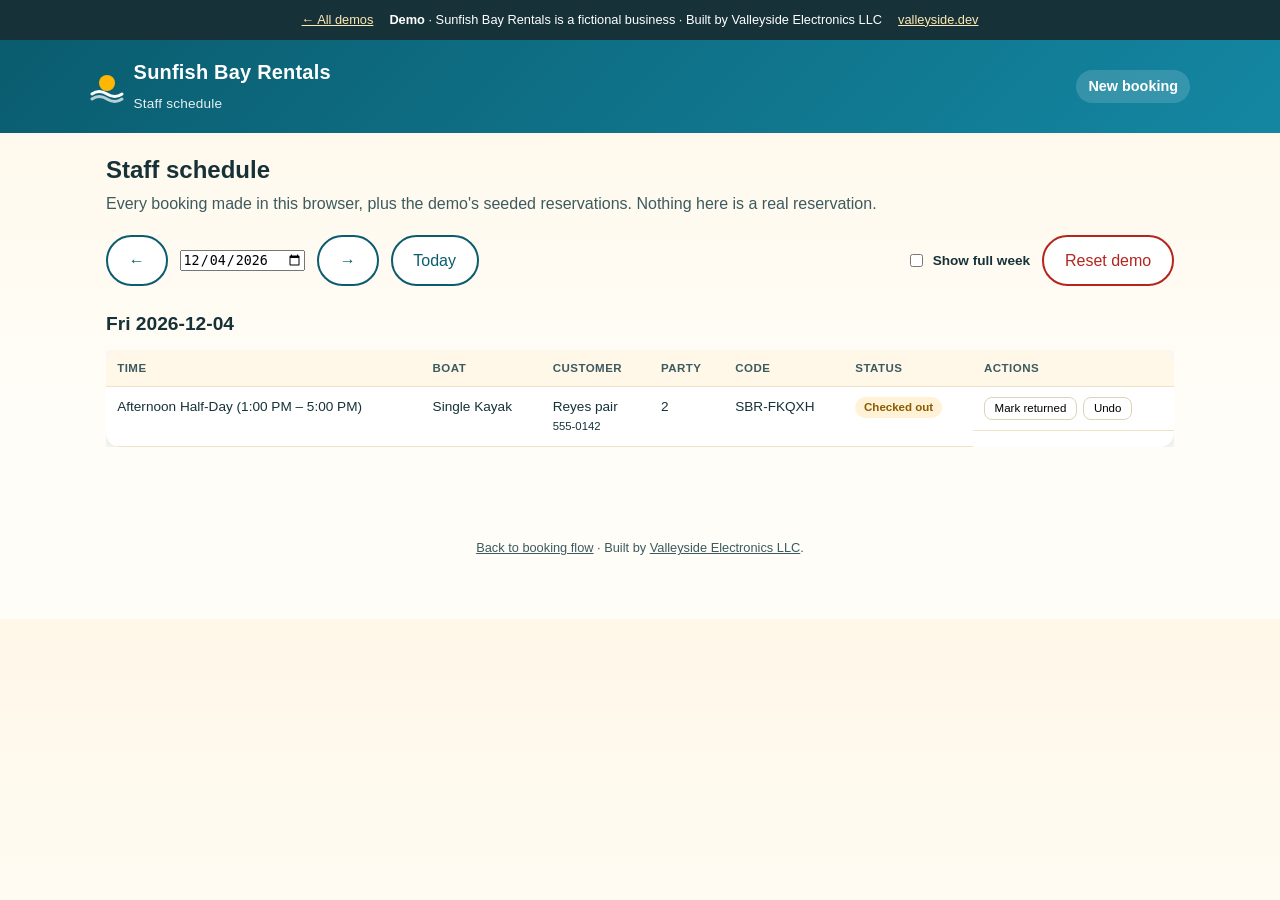
<file: booking/staff.html>
<!doctype html>
<html lang="en">
<head>
<meta charset="utf-8">
<meta name="viewport" content="width=device-width, initial-scale=1">
<title>Staff Schedule — Sunfish Bay Rentals (Demo)</title>
<meta name="description" content="Staff-side day and week schedule for the Sunfish Bay Rentals booking demo, built by Valleyside Electronics LLC.">
<link rel="stylesheet" href="styles.css">
</head>
<body>
<div class="demo-banner">
  <a href="/">&larr; All demos</a>
  <span><strong>Demo</strong> &middot; Sunfish Bay Rentals is a fictional business &middot; Built by Valleyside Electronics LLC</span>
  <a href="https://valleyside.dev">valleyside.dev</a>
</div>

<header class="site-header">
  <div class="site-header-inner">
    <a href="index.html" class="brand">
      <svg width="34" height="34" viewBox="0 0 34 34" aria-hidden="true"><circle cx="17" cy="13" r="8" fill="#ffb703"/><path d="M2 24 Q9 19 17 24 T32 24" fill="none" stroke="#fff" stroke-width="3" stroke-linecap="round"/><path d="M2 29 Q9 24 17 29 T32 29" fill="none" stroke="#fff" stroke-width="3" stroke-linecap="round" opacity="0.7"/></svg>
      <span>Sunfish Bay Rentals<br><span class="brand-tag">Staff schedule</span></span>
    </a>
    <a class="header-phone" href="index.html">New booking</a>
  </div>
</header>

<main>
  <h1>Staff schedule</h1>
  <p class="lede">Every booking made in this browser, plus the demo's seeded reservations. Nothing here is a real reservation.</p>

  <div class="staff-toolbar">
    <div class="staff-toolbar" style="margin:0">
      <button type="button" class="btn btn-secondary" id="prevBtn" aria-label="Previous">&larr;</button>
      <input type="date" id="dateInput" aria-label="Jump to date">
      <button type="button" class="btn btn-secondary" id="nextBtn" aria-label="Next">&rarr;</button>
      <button type="button" class="btn btn-secondary" id="todayBtn">Today</button>
    </div>
    <div class="staff-toolbar" style="margin:0">
      <label style="display:flex;align-items:center;gap:0.4rem;font-size:0.85rem;font-weight:600">
        <input type="checkbox" id="weekToggle"> Show full week
      </label>
      <button type="button" class="btn btn-danger" id="resetBtn">Reset demo</button>
    </div>
  </div>

  <div id="scheduleRoot"></div>
</main>

<footer class="site-footer">
  <p><a href="index.html">Back to booking flow</a> &middot; Built by
  <a href="https://valleyside.dev">Valleyside Electronics LLC</a>.</p>
</footer>

<script src="data.js"></script>
<script src="staff.js"></script>
</body>
</html>
</file>
<file: style.css>
/* Valleyside Electronics LLC - valleyside.dev
   One shared stylesheet. No external requests: the font is self-hosted. */

@font-face {
  font-family: "InterVariable";
  font-style: normal;
  font-weight: 100 900;
  font-display: swap;
  src: url("/fonts/InterVariable.woff2") format("woff2");
}

/* ---------- Tokens ---------- */

:root {
  color-scheme: light dark;

  /* brand */
  --teal-950: #04222A;
  --teal-900: #07313B;
  --teal-800: #0A3C48;
  --teal-700: #0E4C5B;   /* brand */
  --teal-600: #136476;
  --teal-500: #1B7F93;
  --teal-300: #56A7B8;
  --teal-200: #9ED8E3;
  --teal-100: #D3EEF3;
  --teal-50:  #EDF6F8;

  /* light theme surfaces */
  --bg: #FFFFFF;
  --bg-alt: #F3F7F8;
  --surface: #FFFFFF;
  --surface-2: #F6FAFA;
  --border: #DCE6E8;
  --border-strong: #C4D3D6;
  --ink: #0B1F24;
  --text: #2C4046;
  --muted: #51656A;
  --accent: #0E4C5B;
  --accent-ink: #176F81;
  --link: #0F6173;
  --link-hover: #0A3C48;
  --focus: #1B7F93;
  --tile-bg: #EDF6F8;
  --tile-ink: #0E4C5B;
  --warn-bg: #FFF6E8;
  --warn-border: #F1C98A;
  --warn-ink: #6B4200;

  --hero-top: #0E4C5B;
  --hero-bottom: #0A3C48;
  --on-dark: #FFFFFF;
  --on-dark-muted: #CFE3E7;

  --shadow-sm: 0 1px 2px rgba(11, 31, 36, 0.06), 0 1px 1px rgba(11, 31, 36, 0.04);
  --shadow-md: 0 1px 2px rgba(11, 31, 36, 0.05), 0 8px 24px -8px rgba(11, 31, 36, 0.14);
  --shadow-lg: 0 2px 4px rgba(11, 31, 36, 0.05), 0 24px 48px -16px rgba(11, 31, 36, 0.22);

  /* 8px spacing scale */
  --s-1: 8px;
  --s-2: 16px;
  --s-3: 24px;
  --s-4: 32px;
  --s-5: 40px;
  --s-6: 48px;
  --s-8: 64px;
  --s-10: 80px;
  --s-12: 96px;
  --s-14: 112px;

  --radius-sm: 8px;
  --radius: 12px;
  --radius-lg: 16px;
  --radius-xl: 24px;

  --w-page: 1120px;
  --w-mid: 880px;
  --w-text: 720px;
  --gutter: clamp(16px, 4vw, 32px);
  --header-h: 68px;

  --font: "InterVariable", system-ui, -apple-system, "Segoe UI", Roboto, "Helvetica Neue", Arial, sans-serif;
}

@media (prefers-color-scheme: dark) {
  :root {
    --bg: #061A1F;
    --bg-alt: #081F25;
    --surface: #0B252C;
    --surface-2: #0D2B33;
    --border: #1A3A42;
    --border-strong: #254C56;
    --ink: #EAF3F5;
    --text: #C3D4D8;
    --muted: #97AEB3;
    --accent: #9ED8E3;
    --accent-ink: #86D0DE;
    --link: #8FD6E4;
    --link-hover: #C4EDF4;
    --focus: #9ED8E3;
    --tile-bg: #0F3440;
    --tile-ink: #9ED8E3;
    --warn-bg: #2A1F0C;
    --warn-border: #6A4C17;
    --warn-ink: #F6D9A6;

    --hero-top: #0A3A46;
    --hero-bottom: #05232B;
    --on-dark-muted: #BFD6DB;

    --shadow-sm: 0 1px 2px rgba(0, 0, 0, 0.3);
    --shadow-md: 0 1px 2px rgba(0, 0, 0, 0.3), 0 8px 24px -8px rgba(0, 0, 0, 0.5);
    --shadow-lg: 0 2px 4px rgba(0, 0, 0, 0.3), 0 24px 48px -16px rgba(0, 0, 0, 0.6);
  }
}

/* ---------- Base ---------- */

*,
*::before,
*::after {
  box-sizing: border-box;
}

html {
  -webkit-text-size-adjust: 100%;
  text-size-adjust: 100%;
  scroll-behavior: smooth;
  scroll-padding-top: calc(var(--header-h) + 16px);
}

body {
  margin: 0;
  background: var(--bg);
  color: var(--text);
  font-family: var(--font);
  font-size: 1.0625rem;
  line-height: 1.6;
  font-optical-sizing: auto;
  -webkit-font-smoothing: antialiased;
  -moz-osx-font-smoothing: grayscale;
  text-rendering: optimizeLegibility;
  overflow-x: hidden;
}

img,
svg {
  display: block;
  max-width: 100%;
}

h1,
h2,
h3,
h4 {
  color: var(--ink);
  line-height: 1.15;
  letter-spacing: -0.02em;
  font-weight: 700;
  margin: 0;
  text-wrap: balance;
}

p {
  margin: 0;
  text-wrap: pretty;
}

p + p {
  margin-top: var(--s-2);
}

a {
  color: var(--link);
  text-decoration-line: underline;
  text-decoration-thickness: 1px;
  text-underline-offset: 0.2em;
  text-decoration-color: color-mix(in srgb, currentColor 45%, transparent);
  transition: color 0.15s ease, text-decoration-color 0.15s ease, background-color 0.15s ease, border-color 0.15s ease, box-shadow 0.15s ease, transform 0.15s ease;
}

a:hover {
  color: var(--link-hover);
  text-decoration-color: currentColor;
}

:focus-visible {
  outline: 3px solid var(--focus);
  outline-offset: 3px;
  border-radius: 6px;
}

strong {
  color: var(--ink);
  font-weight: 650;
}

.sr-only {
  position: absolute;
  width: 1px;
  height: 1px;
  padding: 0;
  margin: -1px;
  overflow: hidden;
  clip: rect(0, 0, 0, 0);
  white-space: nowrap;
  border: 0;
}

.skip-link {
  position: absolute;
  left: var(--s-2);
  top: -100px;
  z-index: 100;
  background: var(--surface);
  color: var(--ink);
  padding: var(--s-1) var(--s-2);
  border-radius: var(--radius-sm);
  box-shadow: var(--shadow-md);
  font-weight: 600;
}

.skip-link:focus {
  top: var(--s-1);
}

.container {
  width: 100%;
  max-width: calc(var(--w-page) + 2 * var(--gutter));
  margin-inline: auto;
  padding-inline: var(--gutter);
}

.container-mid {
  max-width: calc(var(--w-mid) + 2 * var(--gutter));
}

.container-text {
  max-width: calc(var(--w-text) + 2 * var(--gutter));
}

/* ---------- Header ---------- */

.site-header {
  position: sticky;
  top: 0;
  z-index: 50;
  background: rgba(14, 76, 91, 0.94);
  color: var(--on-dark);
  border-bottom: 1px solid rgba(255, 255, 255, 0.08);
  -webkit-backdrop-filter: saturate(140%) blur(10px);
  backdrop-filter: saturate(140%) blur(10px);
  --focus: #9ED8E3;
}

@media (prefers-color-scheme: dark) {
  .site-header {
    background: rgba(10, 58, 70, 0.94);
  }
}

.header-inner {
  display: flex;
  align-items: center;
  justify-content: space-between;
  gap: var(--s-2);
  min-height: var(--header-h);
}

.brand {
  display: inline-flex;
  align-items: center;
  gap: 10px;
  color: var(--on-dark);
  text-decoration: none;
  font-weight: 700;
  font-size: 1.1875rem;
  letter-spacing: -0.02em;
}

.brand:hover {
  color: var(--on-dark);
}

.brand-mark {
  width: 34px;
  height: 34px;
  flex: none;
  border-radius: 9px;
  box-shadow: 0 0 0 1px rgba(255, 255, 255, 0.14);
}

.nav-desktop {
  display: none;
  align-items: center;
  gap: var(--s-1);
}

.nav-desktop a:not(.btn) {
  color: var(--on-dark-muted);
  text-decoration: none;
  font-size: 0.9375rem;
  font-weight: 500;
  padding: 8px 12px;
  border-radius: var(--radius-sm);
}

.nav-desktop a:not(.btn):hover,
.nav-desktop a[aria-current="page"] {
  color: var(--on-dark);
  background: rgba(255, 255, 255, 0.08);
}

.nav-desktop .btn {
  margin-left: var(--s-1);
}

/* Mobile menu: a <details> element, works without JavaScript */
.nav-mobile summary {
  list-style: none;
  display: inline-flex;
  align-items: center;
  justify-content: center;
  gap: 8px;
  height: 44px;
  padding: 0 14px;
  border-radius: 10px;
  border: 1px solid rgba(255, 255, 255, 0.22);
  color: var(--on-dark);
  font-weight: 600;
  font-size: 0.9375rem;
  cursor: pointer;
  user-select: none;
}

.nav-mobile summary::-webkit-details-marker {
  display: none;
}

.nav-mobile summary:hover {
  background: rgba(255, 255, 255, 0.08);
}

.nav-mobile summary svg {
  width: 20px;
  height: 20px;
}

.nav-mobile .icon-close,
.nav-mobile[open] .icon-open {
  display: none;
}

.nav-mobile[open] .icon-close {
  display: block;
}

.nav-mobile-panel {
  position: absolute;
  left: 0;
  right: 0;
  top: 100%;
  background: var(--teal-800);
  border-bottom: 1px solid rgba(255, 255, 255, 0.1);
  box-shadow: 0 24px 40px -16px rgba(0, 0, 0, 0.45);
  padding: var(--s-1) var(--gutter) var(--s-3);
}

@media (prefers-color-scheme: dark) {
  .nav-mobile-panel {
    background: #062B34;
  }
}

.nav-mobile-panel a:not(.btn) {
  display: flex;
  align-items: center;
  min-height: 52px;
  color: var(--on-dark);
  text-decoration: none;
  font-weight: 550;
  font-size: 1.0625rem;
  border-bottom: 1px solid rgba(255, 255, 255, 0.09);
}

.nav-mobile-panel a[aria-current="page"] {
  color: var(--teal-200);
}

.nav-mobile-panel .btn {
  margin-top: var(--s-3);
  width: 100%;
}

@media (min-width: 880px) {
  .nav-desktop {
    display: flex;
  }

  .nav-mobile {
    display: none;
  }
}

/* ---------- Buttons ---------- */

.btn {
  display: inline-flex;
  align-items: center;
  justify-content: center;
  gap: 8px;
  min-height: 48px;
  padding: 12px 22px;
  border-radius: 10px;
  border: 1px solid transparent;
  font: inherit;
  font-size: 1rem;
  font-weight: 600;
  line-height: 1.2;
  letter-spacing: -0.005em;
  text-decoration: none;
  cursor: pointer;
  white-space: nowrap;
}

.btn svg {
  width: 18px;
  height: 18px;
  flex: none;
  transition: transform 0.15s ease;
}

.btn:hover svg.arrow {
  transform: translateX(3px);
}

.btn-sm {
  min-height: 40px;
  padding: 8px 16px;
  font-size: 0.9375rem;
}

.btn-primary {
  background: var(--teal-700);
  color: #FFFFFF;
  box-shadow: var(--shadow-sm);
}

.btn-primary:hover {
  background: var(--teal-800);
  color: #FFFFFF;
}

@media (prefers-color-scheme: dark) {
  .btn-primary {
    background: var(--teal-200);
    color: var(--teal-950);
  }

  .btn-primary:hover {
    background: #C0E8F0;
    color: var(--teal-950);
  }
}

.btn-secondary {
  background: var(--surface);
  color: var(--ink);
  border-color: var(--border-strong);
}

.btn-secondary:hover {
  color: var(--ink);
  border-color: var(--teal-500);
  background: var(--surface-2);
}

/* on dark (teal) backgrounds */
.btn-light {
  background: var(--teal-200);
  color: var(--teal-950);
  box-shadow: 0 1px 2px rgba(0, 0, 0, 0.18);
}

.btn-light:hover {
  background: #C4EAF1;
  color: var(--teal-950);
}

.btn-ghost {
  background: rgba(255, 255, 255, 0.04);
  color: #FFFFFF;
  border-color: rgba(255, 255, 255, 0.32);
}

.btn-ghost:hover {
  background: rgba(255, 255, 255, 0.1);
  border-color: rgba(255, 255, 255, 0.55);
  color: #FFFFFF;
}

.btn-row {
  display: flex;
  flex-wrap: wrap;
  gap: 12px;
}

/* ---------- Dark (teal) bands: hero, page hero, contact ---------- */

.band-dark {
  position: relative;
  isolation: isolate;
  overflow: hidden;
  color: var(--on-dark-muted);
  background:
    radial-gradient(900px 480px at 88% -10%, rgba(86, 167, 184, 0.28), transparent 65%),
    radial-gradient(700px 420px at -10% 110%, rgba(27, 127, 147, 0.22), transparent 60%),
    linear-gradient(180deg, var(--hero-top) 0%, var(--hero-bottom) 100%);
  --focus: #9ED8E3;
  --link: #BDE9F1;
  --link-hover: #FFFFFF;
}

.band-dark h1,
.band-dark h2,
.band-dark h3,
.band-dark strong {
  color: var(--on-dark);
}

.contours {
  position: absolute;
  inset: 0;
  z-index: -1;
  width: 100%;
  height: 100%;
  pointer-events: none;
  color: var(--teal-200);
}

.contours path {
  fill: none;
  stroke: currentColor;
  stroke-width: 1.25;
  vector-effect: non-scaling-stroke;
}

.eyebrow {
  display: inline-block;
  font-size: 0.8125rem;
  font-weight: 650;
  letter-spacing: 0.09em;
  text-transform: uppercase;
  color: var(--accent-ink);
  margin-bottom: var(--s-2);
}

.band-dark .eyebrow {
  color: var(--teal-200);
}

/* Home hero */
.hero {
  padding-block: clamp(64px, 11vw, 136px) clamp(96px, 13vw, 168px);
}

.hero-inner {
  max-width: 780px;
}

.trust {
  display: inline-flex;
  align-items: center;
  gap: 10px;
  padding: 6px 14px 6px 8px;
  border-radius: 999px;
  background: rgba(255, 255, 255, 0.07);
  border: 1px solid rgba(255, 255, 255, 0.14);
  color: var(--on-dark);
  font-size: 0.875rem;
  font-weight: 550;
  margin-bottom: var(--s-4);
}

.trust-star {
  display: inline-grid;
  place-items: center;
  width: 24px;
  height: 24px;
  border-radius: 999px;
  background: var(--teal-200);
  color: var(--teal-900);
}

.trust-star svg {
  width: 14px;
  height: 14px;
}

.hero h1 {
  font-size: clamp(2.375rem, 1.4rem + 4.4vw, 4.25rem);
  line-height: 1.04;
  letter-spacing: -0.035em;
  font-weight: 750;
}

.hero h1 .soft {
  color: var(--teal-200);
}

.hero-lede {
  margin-top: var(--s-3);
  max-width: 620px;
  font-size: clamp(1.125rem, 1rem + 0.5vw, 1.3125rem);
  line-height: 1.55;
  color: var(--on-dark-muted);
}

.hero .btn-row {
  margin-top: var(--s-5);
}

.hero-points {
  display: flex;
  flex-wrap: wrap;
  gap: var(--s-1) var(--s-3);
  margin: var(--s-6) 0 0;
  padding: 0;
  list-style: none;
  font-size: 0.9375rem;
  color: var(--on-dark-muted);
}

.hero-points li {
  display: inline-flex;
  align-items: center;
  gap: 8px;
}

.hero-points svg {
  width: 18px;
  height: 18px;
  color: var(--teal-200);
}

/* wave edge at the bottom of a dark band */
.wave-edge {
  position: absolute;
  left: 0;
  right: 0;
  bottom: -2px;
  width: 100%;
  height: clamp(32px, 5vw, 64px);
  color: var(--bg);
  z-index: 0;
}

.wave-edge.to-alt {
  color: var(--bg-alt);
}

/* Inner page hero */
.page-hero {
  padding-block: clamp(48px, 7vw, 88px) clamp(72px, 9vw, 112px);
}

.page-hero h1 {
  font-size: clamp(2rem, 1.4rem + 2.6vw, 3rem);
  letter-spacing: -0.03em;
}

.page-hero .lede {
  margin-top: var(--s-2);
  font-size: clamp(1.0625rem, 1rem + 0.35vw, 1.25rem);
  color: var(--on-dark-muted);
  max-width: 640px;
}

.page-hero .meta {
  margin-top: var(--s-2);
  font-size: 0.9375rem;
  color: var(--on-dark-muted);
}

/* ---------- Sections ---------- */

.section {
  padding-block: clamp(64px, 9vw, 112px);
}

.section-alt {
  background: var(--bg-alt);
  border-block: 1px solid var(--border);
}

.section-head {
  max-width: 680px;
  margin-bottom: clamp(32px, 5vw, 56px);
}

.section-head h2 {
  font-size: clamp(1.875rem, 1.3rem + 2.2vw, 2.75rem);
  letter-spacing: -0.03em;
  line-height: 1.1;
}

.section-head p {
  margin-top: var(--s-2);
  font-size: 1.125rem;
  color: var(--muted);
}

/* ---------- Cards ---------- */

.card {
  position: relative;
  background: var(--surface);
  border: 1px solid var(--border);
  border-radius: var(--radius-lg);
  box-shadow: var(--shadow-sm);
  padding: clamp(24px, 3vw, 32px);
}

.card h3 {
  font-size: 1.3125rem;
  letter-spacing: -0.02em;
}

.card p {
  color: var(--text);
}

.tile {
  display: inline-grid;
  place-items: center;
  width: 48px;
  height: 48px;
  border-radius: 12px;
  background: var(--tile-bg);
  color: var(--tile-ink);
  margin-bottom: var(--s-3);
  flex: none;
}

.tile svg {
  width: 24px;
  height: 24px;
}

.icon {
  fill: none;
  stroke: currentColor;
  stroke-width: 1.75;
  stroke-linecap: round;
  stroke-linejoin: round;
}

.grid-3 {
  display: grid;
  gap: var(--s-3);
  grid-template-columns: 1fr;
}

.grid-2 {
  display: grid;
  gap: var(--s-3);
  grid-template-columns: 1fr;
}

@media (min-width: 720px) {
  .grid-2 {
    grid-template-columns: repeat(2, 1fr);
  }
}

@media (min-width: 960px) {
  .grid-3 {
    grid-template-columns: repeat(3, 1fr);
  }
}

/* Service cards */
.service {
  display: flex;
  flex-direction: column;
  transition: border-color 0.2s ease, box-shadow 0.2s ease, transform 0.2s ease;
}

.service:hover {
  border-color: var(--border-strong);
  box-shadow: var(--shadow-md);
}

.service h3 {
  margin-bottom: var(--s-1);
}

.checks {
  list-style: none;
  margin: var(--s-3) 0 0;
  padding: 0;
  display: grid;
  gap: 10px;
  font-size: 0.96875rem;
}

.checks li {
  position: relative;
  padding-left: 28px;
  line-height: 1.45;
}

.checks li::before {
  content: "";
  position: absolute;
  left: 0;
  top: 0.12em;
  width: 18px;
  height: 18px;
  border-radius: 999px;
  background:
    url("data:image/svg+xml,%3Csvg xmlns='http://www.w3.org/2000/svg' viewBox='0 0 18 18'%3E%3Cpath d='M5.2 9.3l2.4 2.4 5.2-5.4' fill='none' stroke='%230E4C5B' stroke-width='1.9' stroke-linecap='round' stroke-linejoin='round'/%3E%3C/svg%3E") center / 18px no-repeat,
    var(--teal-100);
}

@media (prefers-color-scheme: dark) {
  .checks li::before {
    background:
      url("data:image/svg+xml,%3Csvg xmlns='http://www.w3.org/2000/svg' viewBox='0 0 18 18'%3E%3Cpath d='M5.2 9.3l2.4 2.4 5.2-5.4' fill='none' stroke='%239ED8E3' stroke-width='1.9' stroke-linecap='round' stroke-linejoin='round'/%3E%3C/svg%3E") center / 18px no-repeat,
      #103A45;
  }
}


/* Retainer strip under the service cards */
.retainer {
  display: grid;
  grid-template-columns: 48px 1fr;
  gap: var(--s-2) var(--s-3);
  align-items: center;
  margin-top: var(--s-3);
  background:
    radial-gradient(520px 200px at 100% 0%, rgba(86, 167, 184, 0.12), transparent 70%),
    var(--surface);
}

.retainer .tile {
  margin: 0;
}

.retainer h3 {
  margin-bottom: 4px;
}

.retainer p {
  color: var(--muted);
  max-width: 640px;
}

.retainer .badge {
  grid-column: 2;
  justify-self: start;
}

@media (min-width: 900px) {
  .retainer {
    grid-template-columns: 48px 1fr auto;
  }

  .retainer .badge {
    grid-column: auto;
  }
}

@media (max-width: 479px) {
  .retainer {
    grid-template-columns: 1fr;
  }

  .retainer .badge {
    grid-column: 1;
  }
}

.card-foot {
  margin-top: auto;
  padding-top: var(--s-3);
}

.text-link {
  display: inline-flex;
  align-items: center;
  gap: 6px;
  font-weight: 600;
  text-decoration: none;
  color: var(--link);
}

.text-link svg {
  width: 16px;
  height: 16px;
  transition: transform 0.15s ease;
}

.text-link:hover svg.arrow {
  transform: translateX(3px);
}

.text-link:hover {
  text-decoration: underline;
}

/* ---------- Featured work ---------- */

.feature {
  display: grid;
  gap: var(--s-5);
  align-items: center;
  grid-template-columns: 1fr;
  padding: clamp(24px, 4vw, 48px);
  border-radius: var(--radius-xl);
  box-shadow: var(--shadow-md);
}

@media (min-width: 900px) {
  .feature {
    grid-template-columns: 1fr 1.05fr;
    gap: var(--s-8);
  }
}

.feature h3 {
  font-size: clamp(1.625rem, 1.2rem + 1.4vw, 2.125rem);
  letter-spacing: -0.03em;
  margin-bottom: var(--s-2);
}

.feature .kicker {
  font-size: 0.9375rem;
  font-weight: 600;
  color: var(--muted);
  margin-bottom: var(--s-1);
}

/* browser-frame illustration */
.browser {
  border-radius: var(--radius-lg);
  border: 1px solid var(--border);
  background: var(--surface);
  box-shadow: var(--shadow-lg);
  overflow: hidden;
}

.browser-bar {
  display: flex;
  align-items: center;
  gap: 12px;
  padding: 12px 16px;
  background: var(--surface-2);
  border-bottom: 1px solid var(--border);
}

.browser-dots {
  display: flex;
  gap: 6px;
  flex: none;
}

.browser-dots span {
  width: 10px;
  height: 10px;
  border-radius: 999px;
  background: var(--border-strong);
}

.browser-url {
  flex: 1;
  min-width: 0;
  display: flex;
  align-items: center;
  gap: 8px;
  padding: 6px 12px;
  border-radius: 8px;
  background: var(--bg);
  border: 1px solid var(--border);
  font-size: 0.875rem;
  color: var(--muted);
  overflow: hidden;
  white-space: nowrap;
}

.browser-url svg {
  width: 14px;
  height: 14px;
  flex: none;
}

.browser-body {
  position: relative;
  padding: clamp(24px, 4vw, 40px);
  background:
    radial-gradient(600px 240px at 100% 0%, rgba(86, 167, 184, 0.16), transparent 70%),
    var(--surface);
}

.stat-list {
  display: grid;
  gap: var(--s-2);
  margin: 0;
}

.stat {
  display: flex;
  align-items: center;
  gap: var(--s-2);
  padding-bottom: var(--s-2);
  border-bottom: 1px solid var(--border);
}

.stat:last-child {
  border-bottom: 0;
  padding-bottom: 0;
}

.stat dt {
  font-size: clamp(1.75rem, 1.3rem + 1.6vw, 2.5rem);
  font-weight: 750;
  letter-spacing: -0.035em;
  color: var(--ink);
  line-height: 1;
  flex: none;
  width: 56px;
}

.stat dd {
  margin: 0;
  color: var(--ink);
  font-weight: 550;
  font-size: 1.0625rem;
}

.stat-icon {
  display: inline-grid;
  place-items: center;
  width: 44px;
  height: 44px;
  border-radius: 12px;
  background: var(--tile-bg);
  color: var(--tile-ink);
}

.stat-icon svg {
  width: 22px;
  height: 22px;
}

/* ---------- Products ---------- */

.product {
  display: flex;
  flex-direction: column;
  padding: 0;
  overflow: hidden;
}

.product-media {
  position: relative;
  display: grid;
  place-items: center;
  height: 240px;
  padding: var(--s-4);
  background:
    radial-gradient(420px 200px at 50% 110%, rgba(86, 167, 184, 0.32), transparent 70%),
    linear-gradient(160deg, var(--teal-700), var(--teal-900));
  overflow: hidden;
  isolation: isolate;
}

.product-media .contours {
  opacity: 0.9;
}

.product-media .app-icon {
  width: 120px;
  height: 120px;
  border-radius: 27px;
  box-shadow: 0 0 0 1px rgba(255, 255, 255, 0.14), 0 18px 40px -12px rgba(0, 0, 0, 0.55);
}

.product-media .card-art {
  width: auto;
  height: 100%;
  max-width: 100%;
  max-height: 196px;
  filter: drop-shadow(0 18px 28px rgba(0, 0, 0, 0.4));
}

.product-body {
  display: flex;
  flex-direction: column;
  flex: 1;
  padding: clamp(24px, 3vw, 32px);
}

.product-body h3 {
  font-size: 1.4375rem;
  margin-bottom: var(--s-1);
}

.badges {
  display: flex;
  flex-wrap: wrap;
  gap: 8px;
  margin-bottom: var(--s-2);
}

.badge {
  display: inline-flex;
  align-items: center;
  gap: 6px;
  padding: 4px 10px;
  border-radius: 999px;
  font-size: 0.8125rem;
  font-weight: 600;
  background: var(--tile-bg);
  color: var(--tile-ink);
  border: 1px solid color-mix(in srgb, var(--tile-ink) 18%, transparent);
}

.badge .dot {
  width: 7px;
  height: 7px;
  border-radius: 999px;
  background: currentColor;
}

.badge svg {
  width: 14px;
  height: 14px;
  flex: none;
}

.badge-lg {
  padding: 8px 14px;
  font-size: 0.875rem;
  white-space: nowrap;
}

.badge-lg svg {
  width: 16px;
  height: 16px;
}

.badge-warm {
  background: var(--warn-bg);
  color: var(--warn-ink);
  border-color: var(--warn-border);
}

.badge-on-dark {
  background: rgba(255, 255, 255, 0.08);
  color: #FFFFFF;
  border-color: rgba(255, 255, 255, 0.22);
}

.product-body .checks {
  margin-top: var(--s-2);
}

/* ---------- How we work ---------- */

.steps {
  display: grid;
  gap: var(--s-3);
  grid-template-columns: 1fr;
  margin: 0;
  padding: 0;
  list-style: none;
}

@media (min-width: 640px) {
  .steps {
    grid-template-columns: repeat(2, 1fr);
  }
}

@media (min-width: 1040px) {
  .steps {
    grid-template-columns: repeat(4, 1fr);
  }
}

.step {
  padding: var(--s-3);
  border-radius: var(--radius-lg);
  background: var(--surface);
  border: 1px solid var(--border);
}

.step .tile {
  margin-bottom: var(--s-2);
}

.step h3 {
  font-size: 1.125rem;
  margin-bottom: var(--s-1);
}

.step p {
  font-size: 0.96875rem;
  color: var(--muted);
}

/* ---------- About ---------- */

.about {
  display: grid;
  gap: var(--s-5);
  grid-template-columns: 1fr;
  align-items: start;
}

@media (min-width: 900px) {
  .about {
    grid-template-columns: 1.15fr 1fr;
    gap: var(--s-10);
  }
}

.about-copy h2 {
  font-size: clamp(1.875rem, 1.3rem + 2.2vw, 2.75rem);
  letter-spacing: -0.03em;
  line-height: 1.1;
  margin-bottom: var(--s-3);
}

.about-copy p {
  font-size: 1.125rem;
}

.fact-card {
  padding: 0;
  overflow: hidden;
}

.fact-card dl {
  margin: 0;
}

.fact-card .row {
  display: grid;
  grid-template-columns: 40px 1fr;
  gap: var(--s-2);
  padding: var(--s-3);
  border-bottom: 1px solid var(--border);
}

.fact-card .row:last-child {
  border-bottom: 0;
}

.fact-card .row svg {
  width: 22px;
  height: 22px;
  color: var(--accent-ink);
  margin-top: 2px;
}

.fact-card dt {
  font-size: 0.8125rem;
  font-weight: 650;
  letter-spacing: 0.06em;
  text-transform: uppercase;
  color: var(--muted);
}

.fact-card dd {
  margin: 2px 0 0;
  color: var(--ink);
  font-weight: 550;
}

/* ---------- Contact band ---------- */

.contact {
  padding-block: clamp(64px, 9vw, 112px);
}

.contact-grid {
  display: grid;
  gap: var(--s-6);
  grid-template-columns: 1fr;
  align-items: center;
}

@media (min-width: 960px) {
  .contact-grid {
    grid-template-columns: 1.1fr 1fr;
    gap: var(--s-8);
  }
}

.contact h2 {
  font-size: clamp(2rem, 1.3rem + 2.6vw, 3rem);
  letter-spacing: -0.035em;
  line-height: 1.08;
}

.contact .lede {
  margin-top: var(--s-2);
  font-size: 1.1875rem;
  max-width: 520px;
}

.contact .btn-row {
  margin-top: var(--s-4);
}

.contact-list {
  display: grid;
  gap: 12px;
  margin: 0;
  padding: 0;
  list-style: none;
}

.contact-item {
  display: grid;
  grid-template-columns: 44px 1fr;
  gap: var(--s-2);
  align-items: center;
  padding: var(--s-2) 20px;
  border-radius: var(--radius);
  background: rgba(255, 255, 255, 0.05);
  border: 1px solid rgba(255, 255, 255, 0.12);
}

.contact-item .ci-icon {
  display: grid;
  place-items: center;
  width: 44px;
  height: 44px;
  border-radius: 11px;
  background: rgba(158, 216, 227, 0.14);
  color: var(--teal-200);
}

.contact-item .ci-icon svg {
  width: 22px;
  height: 22px;
}

.contact-item .label {
  display: block;
  font-size: 0.8125rem;
  font-weight: 600;
  letter-spacing: 0.06em;
  text-transform: uppercase;
  color: var(--teal-200);
}

.contact-item a,
.contact-item .value {
  color: #FFFFFF;
  font-weight: 600;
  font-size: 1.0625rem;
  text-decoration: none;
  overflow-wrap: anywhere;
}

.contact-item a:hover {
  text-decoration: underline;
  color: #FFFFFF;
}

.contact-item .value {
  font-weight: 500;
  font-size: 1rem;
}

/* ---------- Text pages ---------- */

.page-main {
  padding-block: clamp(40px, 6vw, 72px) clamp(64px, 9vw, 104px);
}

.prose {
  color: var(--text);
}

.prose > * + * {
  margin-top: var(--s-2);
}

.prose h1 {
  font-size: clamp(1.875rem, 1.4rem + 2vw, 2.5rem);
  letter-spacing: -0.03em;
}

.prose h2 {
  font-size: 1.375rem;
  letter-spacing: -0.02em;
  margin-top: var(--s-6);
  padding-top: var(--s-4);
  border-top: 1px solid var(--border);
}

.prose h2:first-child {
  margin-top: 0;
  padding-top: 0;
  border-top: 0;
}

.prose h3 {
  font-size: 1.125rem;
  margin-top: var(--s-4);
}

.prose ul,
.prose ol {
  padding-left: 1.25em;
}

.prose li + li {
  margin-top: 8px;
}

.prose li::marker {
  color: var(--teal-500);
}

.effective-date {
  color: var(--muted);
  font-style: italic;
}

.page-hero .effective-date {
  margin-top: var(--s-2);
  color: var(--on-dark-muted);
}

.callout {
  display: flex;
  gap: var(--s-2);
  padding: 20px var(--s-3);
  border-radius: var(--radius);
  background: var(--surface-2);
  border: 1px solid var(--border);
  color: var(--text);
  font-size: 0.96875rem;
}

.callout svg {
  width: 22px;
  height: 22px;
  flex: none;
  margin-top: 1px;
  color: var(--accent-ink);
}

.callout-warn {
  background: var(--warn-bg);
  border-color: var(--warn-border);
  color: var(--warn-ink);
}

.callout-warn svg,
.callout-warn strong {
  color: var(--warn-ink);
}

.stack > * + * {
  margin-top: var(--s-3);
}

.link-list {
  list-style: none;
  margin: 0;
  padding: 0;
  display: grid;
  gap: 8px;
}

.link-list a {
  display: flex;
  align-items: center;
  justify-content: space-between;
  gap: var(--s-2);
  padding: 14px var(--s-2);
  border-radius: var(--radius-sm);
  border: 1px solid var(--border);
  background: var(--surface);
  color: var(--ink);
  font-weight: 550;
  text-decoration: none;
}

.link-list a:hover {
  border-color: var(--teal-500);
  color: var(--ink);
  background: var(--surface-2);
}

.link-list svg {
  width: 18px;
  height: 18px;
  color: var(--accent-ink);
  flex: none;
}

.info-card {
  display: grid;
  grid-template-columns: 48px 1fr;
  gap: 20px;
  align-items: start;
}

.info-card .tile {
  margin: 0;
}

.info-card h2,
.info-card h3 {
  font-size: 1.1875rem;
  margin-bottom: 6px;
  letter-spacing: -0.015em;
}

@media (max-width: 479px) {
  .info-card {
    grid-template-columns: 1fr;
    gap: var(--s-2);
  }
}

/* Lake Cumberland app page */
.app-head {
  display: flex;
  flex-wrap: wrap;
  align-items: center;
  gap: var(--s-3);
}

.app-head .app-icon {
  width: 96px;
  height: 96px;
  border-radius: 22px;
  box-shadow: 0 0 0 1px rgba(255, 255, 255, 0.16), 0 16px 32px -12px rgba(0, 0, 0, 0.5);
  flex: none;
}

.app-head-text {
  flex: 1 1 280px;
}

.app-head .badges {
  margin: var(--s-2) 0 0;
}

.feature-grid {
  display: grid;
  gap: var(--s-2);
  grid-template-columns: 1fr;
}

@media (min-width: 700px) {
  .feature-grid {
    grid-template-columns: repeat(2, 1fr);
  }
}

.feature-grid .card {
  padding: var(--s-3);
}

.feature-grid .tile {
  width: 44px;
  height: 44px;
  margin-bottom: var(--s-2);
}

.feature-grid h2 {
  font-size: 1.125rem;
  letter-spacing: -0.015em;
  margin-bottom: 6px;
}

.feature-grid p {
  font-size: 0.96875rem;
  color: var(--muted);
}

.intro {
  font-size: clamp(1.1875rem, 1.05rem + 0.5vw, 1.375rem);
  line-height: 1.5;
  color: var(--ink);
  font-weight: 500;
  letter-spacing: -0.01em;
  max-width: 680px;
  margin-bottom: var(--s-5);
}

.subhead {
  font-size: 1.375rem;
  letter-spacing: -0.02em;
  margin: var(--s-8) 0 var(--s-3);
}

/* 404 */
.big-code {
  font-size: clamp(4.5rem, 3rem + 7vw, 8rem);
  font-weight: 800;
  letter-spacing: -0.05em;
  line-height: 0.9;
  color: var(--teal-200);
  margin-bottom: var(--s-2);
}

/* Draft banner (drafts/ only; never published) */
.draft-banner {
  background: repeating-linear-gradient(-45deg, #FBE3A7, #FBE3A7 14px, #F6D586 14px, #F6D586 28px);
  color: #3D2700;
  text-align: center;
  font-weight: 750;
  letter-spacing: 0.04em;
  padding: 12px var(--gutter);
  border-bottom: 2px solid #C99A2E;
}

/* ---------- Footer ---------- */

.site-footer {
  background: var(--bg-alt);
  border-top: 1px solid var(--border);
  color: var(--muted);
  font-size: 0.9375rem;
}

.footer-top {
  display: grid;
  gap: var(--s-4);
  grid-template-columns: 1fr;
  padding-block: var(--s-8) var(--s-5);
}

@media (min-width: 760px) {
  .footer-top {
    grid-template-columns: 1.6fr 1fr 1fr;
  }
}

.footer-brand .brand {
  color: var(--ink);
}

.footer-brand .brand-mark {
  box-shadow: none;
}

.footer-brand p {
  margin-top: var(--s-2);
  max-width: 340px;
}

.footer-col h2 {
  font-size: 0.8125rem;
  font-weight: 650;
  letter-spacing: 0.08em;
  text-transform: uppercase;
  color: var(--ink);
  margin-bottom: 12px;
}

.footer-col ul {
  list-style: none;
  margin: 0;
  padding: 0;
  display: grid;
  gap: 8px;
}

.footer-col a {
  color: var(--muted);
  text-decoration: none;
  overflow-wrap: anywhere;
}

.footer-col a:hover {
  color: var(--ink);
  text-decoration: underline;
}

.footer-bottom {
  display: flex;
  flex-wrap: wrap;
  justify-content: space-between;
  gap: var(--s-1) var(--s-3);
  padding-block: var(--s-3) var(--s-5);
  border-top: 1px solid var(--border);
  font-size: 0.875rem;
}

.footer-bottom p + p {
  margin-top: 0;
}

/* ---------- Motion ---------- */

@media (prefers-reduced-motion: reduce) {
  html {
    scroll-behavior: auto;
  }

  *,
  *::before,
  *::after {
    transition-duration: 0.01ms !important;
    animation-duration: 0.01ms !important;
    animation-iteration-count: 1 !important;
  }
}

@media print {
  .site-header,
  .contours,
  .wave-edge,
  .nav-mobile {
    display: none !important;
  }

  .band-dark {
    background: none;
    color: #000;
  }

  .band-dark h1,
  .band-dark h2 {
    color: #000;
  }
}
</file>
<file: booking/styles.css>
/* Sunfish Bay Rentals — demo booking flow
   Cheerful summer-lake brand: sunny yellow, dock-wood brown, lake teal/blue.
   Plain CSS, no build step. */

:root {
  --lake-deep: #0a5c6e;
  --lake: #1487a3;
  --lake-light: #6fd0e0;
  --sun: #ffb703;
  --sun-dark: #e29500;
  --sand: #fff7e8;
  --dock: #7a5230;
  --dock-dark: #4f3620;
  --ink: #163238;
  --ink-soft: #3d5a5f;
  --ok: #2a8f4b;
  --err: #b3261e;
  --white: #ffffff;
  --radius: 14px;
  --shadow: 0 4px 18px rgba(10, 60, 70, 0.14);
  --banner-h: 40px;
  --font: -apple-system, BlinkMacSystemFont, "Segoe UI", Roboto, Helvetica, Arial, sans-serif, "Apple Color Emoji", "Segoe UI Emoji";
}

* { box-sizing: border-box; }

html, body {
  margin: 0;
  padding: 0;
  min-width: 360px;
}

body {
  font-family: var(--font);
  color: var(--ink);
  background: linear-gradient(180deg, var(--sand) 0%, #fffdf7 400px);
  line-height: 1.45;
  overflow-x: hidden;
}

a { color: var(--lake-deep); }
a:focus-visible,
button:focus-visible,
input:focus-visible,
select:focus-visible,
textarea:focus-visible,
[tabindex]:focus-visible {
  outline: 3px solid var(--sun-dark);
  outline-offset: 2px;
}

/* ---------- Demo banner ---------- */
.demo-banner {
  position: sticky;
  top: 0;
  min-height: var(--banner-h);
  padding-top: 0.35rem !important;
  padding-bottom: 0.35rem !important;
  z-index: 500;
  background: var(--ink);
  color: #fff;
  display: flex;
  align-items: center;
  justify-content: center;
  gap: 1rem;
  font-size: 0.8rem;
  padding: 0 0.75rem;
  flex-wrap: wrap;
  text-align: center;
}
.demo-banner a {
  color: #ffe9b3;
  text-decoration: underline;
  white-space: nowrap;
}
.demo-banner strong { font-weight: 700; }

/* ---------- Site header ---------- */
.site-header {
  background: linear-gradient(135deg, var(--lake-deep), var(--lake));
  color: #fff;
  padding: 1.1rem 1rem;
}
.site-header-inner {
  max-width: 1100px;
  margin: 0 auto;
  display: flex;
  align-items: center;
  gap: 0.75rem;
  justify-content: space-between;
  flex-wrap: wrap;
}
.brand {
  display: flex;
  align-items: center;
  gap: 0.6rem;
  font-weight: 800;
  font-size: 1.25rem;
  letter-spacing: 0.01em;
  color: #fff;
  text-decoration: none;
}
.brand svg { flex: none; }
.brand-tag {
  font-weight: 500;
  font-size: 0.85rem;
  opacity: 0.9;
}
.header-phone {
  color: #fff;
  font-weight: 600;
  text-decoration: none;
  background: rgba(255,255,255,0.15);
  padding: 0.4rem 0.75rem;
  border-radius: 999px;
  font-size: 0.9rem;
}
.header-phone:hover { background: rgba(255,255,255,0.28); }

main {
  max-width: 1100px;
  margin: 0 auto;
  padding: 1.25rem 1rem 3rem;
}

/* ---------- Step indicator ---------- */
.steps {
  display: flex;
  list-style: none;
  margin: 0 0 1.5rem;
  padding: 0;
  gap: 0.4rem;
  overflow-x: auto;
  scrollbar-width: none;
}
.steps::-webkit-scrollbar { display: none; }
.steps li {
  flex: 1 1 0;
  min-width: 84px;
  text-align: center;
  font-size: 0.72rem;
  font-weight: 700;
  color: var(--ink-soft);
  padding-bottom: 0.5rem;
  border-bottom: 4px solid #e3dcc9;
  position: relative;
  white-space: nowrap;
}
.steps li .num {
  display: inline-flex;
  align-items: center;
  justify-content: center;
  width: 22px;
  height: 22px;
  border-radius: 50%;
  background: #e3dcc9;
  color: var(--ink);
  margin-right: 0.35rem;
  font-size: 0.75rem;
}
.steps li.done {
  border-color: var(--ok);
  color: var(--ok);
}
.steps li.done .num { background: var(--ok); color: #fff; }
.steps li.active {
  border-color: var(--sun-dark);
  color: var(--ink);
}
.steps li.active .num { background: var(--sun); color: var(--ink); }

h1 { font-size: 1.5rem; margin: 0 0 0.25rem; }
h2 { font-size: 1.2rem; margin: 1.5rem 0 0.75rem; }
.lede { color: var(--ink-soft); margin: 0 0 1.25rem; }

/* ---------- Layout: flow + summary ---------- */
.flow-layout {
  display: grid;
  grid-template-columns: 1fr;
  gap: 1.5rem;
}
@media (min-width: 880px) {
  .flow-layout.with-summary {
    grid-template-columns: 1fr 320px;
    align-items: start;
  }
}

.card {
  background: #fff;
  border-radius: var(--radius);
  box-shadow: var(--shadow);
  padding: 1.1rem;
}

/* ---------- Boat cards ---------- */
.boat-grid {
  display: grid;
  grid-template-columns: repeat(auto-fill, minmax(260px, 1fr));
  gap: 1rem;
}
.boat-card {
  background: #fff;
  border-radius: var(--radius);
  box-shadow: var(--shadow);
  border: 2px solid transparent;
  padding: 1rem;
  display: flex;
  flex-direction: column;
  gap: 0.55rem;
  text-align: left;
  cursor: pointer;
  font: inherit;
  color: inherit;
  width: 100%;
}
.boat-card:hover { border-color: var(--lake-light); }
.boat-card.selected {
  border-color: var(--sun-dark);
  box-shadow: 0 0 0 3px rgba(255,183,3,0.35), var(--shadow);
}
.boat-card svg { width: 100%; height: 130px; }
.boat-name { font-size: 1.05rem; font-weight: 800; margin: 0; }
.boat-meta { font-size: 0.85rem; color: var(--ink-soft); }
.boat-features {
  list-style: none;
  padding: 0;
  margin: 0;
  display: flex;
  flex-wrap: wrap;
  gap: 0.35rem;
}
.boat-features li {
  background: var(--sand);
  border: 1px solid #eadfc2;
  border-radius: 999px;
  padding: 0.15rem 0.55rem;
  font-size: 0.72rem;
  color: var(--ink-soft);
}
.boat-price {
  margin-top: auto;
  font-weight: 800;
  color: var(--lake-deep);
  font-size: 1.05rem;
}
.boat-price small { font-weight: 500; color: var(--ink-soft); }

/* ---------- Calendar ---------- */
.cal-header {
  display: flex;
  align-items: center;
  justify-content: space-between;
  margin-bottom: 0.75rem;
}
.cal-header h3 { margin: 0; font-size: 1.05rem; }
.cal-nav-btn {
  background: var(--sand);
  border: 1px solid #eadfc2;
  border-radius: 8px;
  width: 36px;
  height: 36px;
  font-size: 1rem;
  cursor: pointer;
}
.cal-nav-btn:disabled { opacity: 0.4; cursor: not-allowed; }
.cal-grid {
  display: grid;
  grid-template-columns: repeat(7, 1fr);
  gap: 0.3rem;
}
.cal-dow {
  text-align: center;
  font-size: 0.7rem;
  font-weight: 700;
  color: var(--ink-soft);
  padding-bottom: 0.2rem;
}
.cal-day {
  aspect-ratio: 1;
  border: 1px solid #eee3c8;
  border-radius: 8px;
  background: #fff;
  font-size: 0.85rem;
  cursor: pointer;
  position: relative;
  display: flex;
  align-items: center;
  justify-content: center;
  min-height: 38px;
}
.cal-day.empty { border: none; background: transparent; cursor: default; }
.cal-day.disabled {
  color: #c7bfa8;
  background: #faf6ea;
  cursor: not-allowed;
  text-decoration: line-through;
}
.cal-day.has-booking::after {
  content: "";
  position: absolute;
  bottom: 4px;
  width: 6px;
  height: 6px;
  border-radius: 50%;
  background: var(--sun-dark);
}
.cal-day.selected {
  background: var(--lake-deep);
  border-color: var(--lake-deep);
  color: #fff;
  font-weight: 700;
}
.cal-day:not(.disabled):not(.empty):hover { border-color: var(--lake); }
.cal-legend {
  display: flex;
  gap: 1rem;
  font-size: 0.75rem;
  color: var(--ink-soft);
  margin-top: 0.75rem;
  flex-wrap: wrap;
}
.cal-legend span { display: inline-flex; align-items: center; gap: 0.3rem; }
.dot { width: 8px; height: 8px; border-radius: 50%; display: inline-block; }
.dot.booked { background: var(--sun-dark); }

.slot-grid {
  display: grid;
  grid-template-columns: repeat(auto-fit, minmax(140px, 1fr));
  gap: 0.6rem;
  margin-top: 0.5rem;
}
.slot-btn {
  padding: 0.7rem 0.6rem;
  border-radius: 10px;
  border: 2px solid #eadfc2;
  background: #fff;
  font: inherit;
  font-weight: 700;
  cursor: pointer;
  text-align: left;
}
.slot-btn .slot-time { display: block; font-size: 0.95rem; }
.slot-btn .slot-note { display: block; font-weight: 500; font-size: 0.75rem; color: var(--ink-soft); }
.slot-btn:hover { border-color: var(--lake-light); }
.slot-btn.selected { border-color: var(--sun-dark); background: #fff6e0; }
.slot-btn:disabled {
  opacity: 0.5;
  cursor: not-allowed;
  text-decoration: line-through;
}

/* ---------- Forms ---------- */
.field { margin-bottom: 1rem; }
.field label {
  display: block;
  font-weight: 700;
  font-size: 0.88rem;
  margin-bottom: 0.3rem;
}
.field .hint { font-weight: 500; font-size: 0.75rem; color: var(--ink-soft); margin-top: 0.25rem; }
.field input[type=text],
.field input[type=tel],
.field input[type=email],
.field input[type=number],
.field select {
  width: 100%;
  padding: 0.65rem 0.7rem;
  border-radius: 10px;
  border: 2px solid #ddd3b6;
  font: inherit;
  background: #fff;
}
.field input:invalid.touched,
.field.error input,
.field.error select {
  border-color: var(--err);
}
.field .error-msg {
  color: var(--err);
  font-size: 0.78rem;
  margin-top: 0.3rem;
  display: none;
}
.field.error .error-msg { display: block; }

.qty-row {
  display: flex;
  align-items: center;
  gap: 0.6rem;
}
.qty-btn {
  width: 34px;
  height: 34px;
  border-radius: 50%;
  border: 2px solid #ddd3b6;
  background: #fff;
  font-size: 1.1rem;
  font-weight: 700;
  cursor: pointer;
  line-height: 1;
}
.qty-value { min-width: 2ch; text-align: center; font-weight: 700; }

.addon-list { display: flex; flex-direction: column; gap: 0.6rem; }
.addon-row {
  display: flex;
  align-items: center;
  justify-content: space-between;
  gap: 0.75rem;
  padding: 0.7rem 0.8rem;
  border: 2px solid #eee3c8;
  border-radius: 10px;
  flex-wrap: wrap;
}
.addon-info { display: flex; align-items: flex-start; gap: 0.6rem; }
.addon-info input[type=checkbox] { width: 20px; height: 20px; margin-top: 0.1rem; }
.addon-title { font-weight: 700; display: block; }
.addon-desc { font-size: 0.8rem; color: var(--ink-soft); }
.addon-price { font-weight: 700; color: var(--lake-deep); white-space: nowrap; }

.checkbox-field {
  display: flex;
  align-items: flex-start;
  gap: 0.6rem;
  background: var(--sand);
  border: 1px solid #eadfc2;
  border-radius: 10px;
  padding: 0.75rem;
}
.checkbox-field input { width: 20px; height: 20px; margin-top: 0.15rem; flex: none; }

/* ---------- Price summary ---------- */
.summary-box h3 { margin-top: 0; }
.summary-line {
  display: flex;
  justify-content: space-between;
  font-size: 0.9rem;
  padding: 0.3rem 0;
  color: var(--ink-soft);
}
.summary-line.total {
  border-top: 2px solid #eee3c8;
  margin-top: 0.5rem;
  padding-top: 0.6rem;
  font-weight: 800;
  color: var(--ink);
  font-size: 1.1rem;
}
.summary-line.deposit small { display: block; font-weight: 400; font-size: 0.7rem; }

.summary-sticky {
  position: sticky;
  top: calc(var(--banner-h) + 1rem);
}

.bottom-bar {
  display: none;
}
@media (max-width: 879px) {
  .summary-sticky.desktop-only { display: none; }
  .bottom-bar {
    display: flex;
    position: fixed;
    bottom: 0;
    left: 0;
    right: 0;
    background: #fff;
    box-shadow: 0 -4px 16px rgba(10,60,70,0.18);
    padding: 0.6rem 0.9rem;
    align-items: center;
    justify-content: space-between;
    z-index: 300;
    gap: 0.75rem;
  }
  .bottom-bar .bb-total { font-weight: 800; font-size: 1.05rem; }
  .bottom-bar .bb-total small { display: block; font-weight: 500; font-size: 0.7rem; color: var(--ink-soft); }
  main { padding-bottom: 5.5rem; }
}

/* ---------- Buttons ---------- */
.btn {
  display: inline-flex;
  align-items: center;
  justify-content: center;
  gap: 0.4rem;
  padding: 0.75rem 1.3rem;
  border-radius: 999px;
  font-weight: 700;
  font: inherit;
  cursor: pointer;
  border: 2px solid transparent;
  text-decoration: none;
  min-height: 44px;
}
.btn-primary { background: var(--sun); color: var(--ink); }
.btn-primary:hover { background: var(--sun-dark); }
.btn-primary:disabled { background: #e9dfc3; color: #9b9377; cursor: not-allowed; }
.btn-secondary { background: #fff; color: var(--lake-deep); border-color: var(--lake-deep); }
.btn-secondary:hover { background: var(--sand); }
.btn-ghost { background: transparent; color: var(--ink-soft); border-color: transparent; }
.btn-danger { background: #fff; color: var(--err); border-color: var(--err); }

.nav-row {
  display: flex;
  justify-content: space-between;
  margin-top: 1.5rem;
  gap: 0.75rem;
}

/* ---------- Confirmation ---------- */
.confirm-hero {
  text-align: center;
  padding: 1.5rem 1rem 0.5rem;
}
.confirm-hero .big-check {
  width: 64px;
  height: 64px;
  margin: 0 auto 0.75rem;
}
.booking-code {
  display: inline-block;
  background: var(--ink);
  color: #ffe9b3;
  font-weight: 800;
  letter-spacing: 0.08em;
  padding: 0.5rem 1rem;
  border-radius: 10px;
  font-size: 1.2rem;
  margin: 0.5rem 0 1rem;
}
.confirm-grid {
  display: grid;
  grid-template-columns: 1fr;
  gap: 1rem;
}
@media (min-width: 700px) {
  .confirm-grid { grid-template-columns: 1fr 1fr; }
}
.bring-list { padding-left: 1.2rem; }
.demo-note {
  background: #fff6e0;
  border: 1px solid var(--sun-dark);
  border-radius: 10px;
  padding: 0.75rem 1rem;
  font-size: 0.85rem;
  margin-top: 1rem;
}

/* ---------- Staff view ---------- */
.staff-toolbar {
  display: flex;
  flex-wrap: wrap;
  gap: 0.75rem;
  align-items: center;
  justify-content: space-between;
  margin-bottom: 1rem;
}
.staff-table-wrap { overflow-x: auto; }
table.staff-table {
  width: 100%;
  border-collapse: collapse;
  background: #fff;
  border-radius: var(--radius);
  overflow: hidden;
  box-shadow: var(--shadow);
  min-width: 640px;
}
table.staff-table th, table.staff-table td {
  text-align: left;
  padding: 0.6rem 0.7rem;
  border-bottom: 1px solid #eee3c8;
  font-size: 0.85rem;
  vertical-align: top;
}
table.staff-table th {
  background: var(--sand);
  font-size: 0.72rem;
  text-transform: uppercase;
  letter-spacing: 0.04em;
  color: var(--ink-soft);
}
.status-pill {
  display: inline-block;
  padding: 0.15rem 0.55rem;
  border-radius: 999px;
  font-size: 0.72rem;
  font-weight: 700;
}
.status-pill.booked { background: #e6f2ff; color: #14507a; }
.status-pill.checked-out { background: #fff2d6; color: #8a5b00; }
.status-pill.returned { background: #e3f6e8; color: #1c6b34; }
.staff-actions { display: flex; gap: 0.4rem; flex-wrap: wrap; }
.staff-actions button {
  font-size: 0.72rem;
  padding: 0.3rem 0.6rem;
  border-radius: 8px;
  border: 1px solid #ddd3b6;
  background: #fff;
  cursor: pointer;
}
.staff-actions button:hover { background: var(--sand); }
.staff-empty { color: var(--ink-soft); padding: 1.5rem; text-align: center; }

footer.site-footer {
  text-align: center;
  padding: 2rem 1rem 3rem;
  font-size: 0.8rem;
  color: var(--ink-soft);
}
footer.site-footer a { color: var(--ink-soft); }

.visually-hidden {
  position: absolute;
  width: 1px; height: 1px;
  overflow: hidden;
  clip: rect(0 0 0 0);
  white-space: nowrap;
}

.sr-live { position: absolute; left: -9999px; }

/* Headings that receive focus when a step changes (for screen readers) don't need a ring. */
[tabindex="-1"]:focus { outline: none; }

@media (max-width: 560px) {
  .demo-banner { position: static; gap: 0.25rem 0.75rem; font-size: 0.72rem; line-height: 1.35; }
  /* Numbers only for the steps you're not on, so all five fit on a phone. */
  .steps li { min-width: 0; font-size: 0; }
  .steps li .num { font-size: 0.72rem; }
  .steps li.active { flex: 2.4 1 0; font-size: 0.72rem; }
}
</file>
<file: cards/console/styles.css>
/*
 * Card Console, visual system.
 *
 * Direction: a harbormaster's ledger. A calm operations console with
 * nautical-chart cues: a deep-water sidebar carrying the lake itself, brass for
 * the GOLD plan, midnight for ULTIMATE, graphite and safety orange for
 * COMMERCIAL. Every color is a token here; the light and dark themes are
 * designed separately, not inverted.
 */

:root {
  --ground: #ECF1F2;
  --surface: #FFFFFF;
  --raised: #F6F9F9;
  --sunk: #E3EBEC;
  --ink: #0D1F24;
  --ink-2: #33474D;
  --muted: #5F7277;
  --faint: #8A9CA0;
  --rule: #D6E0E2;
  --rule-strong: #BFCED1;

  --water: #0B4F5E;
  --water-ink: #FFFFFF;
  --channel: #1B8A9E;
  --channel-soft: #DDF0F3;
  --brass: #B08227;
  --brass-soft: #F6ECD6;

  --good: #257A4E;  --good-soft: #DFF1E7;
  --warn: #9A6A08;  --warn-soft: #FBF0D4;
  --bad: #B3432B;   --bad-soft: #F8E1DB;
  --info: #2F66A3;  --info-soft: #DFEAF6;
  --idle: #6B7B80;  --idle-soft: #E7ECED;

  --side: #0A2A33;
  --side-ink: #E3F0F2;
  --side-muted: #8FB3BB;
  --side-hover: rgba(255,255,255,.06);
  --side-active: rgba(92,195,214,.16);
  --side-lake: #5CC3D6;

  --tier-gold-a: #D9B25C; --tier-gold-b: #8C6418; --tier-gold-ink: #2B1D04;
  --tier-ult-a: #2B4A63;  --tier-ult-b: #0E1B28;  --tier-ult-ink: #EAF2F7;
  --tier-com-a: #4A5158;  --tier-com-b: #23282D;  --tier-com-ink: #F4F5F6; --tier-com-stripe: #E0702A;

  --shadow-1: 0 1px 2px rgba(13,31,36,.06), 0 1px 1px rgba(13,31,36,.04);
  --shadow-2: 0 10px 30px -12px rgba(13,31,36,.25), 0 2px 6px rgba(13,31,36,.06);
  --shadow-3: 0 30px 80px -20px rgba(8,20,24,.45);

  --display: "Bricolage Grotesque", "Segoe UI Variable Display", "Segoe UI", system-ui, sans-serif;
  --body: "Instrument Sans", "Segoe UI Variable Text", "Segoe UI", system-ui, sans-serif;
  --mono: "JetBrains Mono", "Cascadia Mono", Consolas, ui-monospace, monospace;

  --r-sm: 6px; --r: 10px; --r-lg: 16px; --r-xl: 22px;
  color-scheme: light;
}

@media (prefers-color-scheme: dark) {
  :root:not([data-theme="light"]) {
    --ground: #081418; --surface: #0F1E23; --raised: #14272D; --sunk: #0B181C;
    --ink: #E4EEF0; --ink-2: #C3D3D6; --muted: #93A7AC; --faint: #6D8287;
    --rule: #1F3339; --rule-strong: #2C454C;
    --water: #5CC3D6; --water-ink: #06161A; --channel: #6FD0E1; --channel-soft: #10333A;
    --brass: #D9B25C; --brass-soft: #2E2410;
    --good: #6CC795; --good-soft: #10291C; --warn: #E3B24A; --warn-soft: #2C2210;
    --bad: #EE8B72; --bad-soft: #321812; --info: #8DB8EA; --info-soft: #132437;
    --idle: #93A4A8; --idle-soft: #172529;
    --side: #06161A; --side-hover: rgba(255,255,255,.05);
    --shadow-1: 0 1px 2px rgba(0,0,0,.4); --shadow-2: 0 12px 34px -12px rgba(0,0,0,.7);
    --shadow-3: 0 30px 80px -20px rgba(0,0,0,.8);
    color-scheme: dark;
  }
}
:root[data-theme="dark"] {
  --ground: #081418; --surface: #0F1E23; --raised: #14272D; --sunk: #0B181C;
  --ink: #E4EEF0; --ink-2: #C3D3D6; --muted: #93A7AC; --faint: #6D8287;
  --rule: #1F3339; --rule-strong: #2C454C;
  --water: #5CC3D6; --water-ink: #06161A; --channel: #6FD0E1; --channel-soft: #10333A;
  --brass: #D9B25C; --brass-soft: #2E2410;
  --good: #6CC795; --good-soft: #10291C; --warn: #E3B24A; --warn-soft: #2C2210;
  --bad: #EE8B72; --bad-soft: #321812; --info: #8DB8EA; --info-soft: #132437;
  --idle: #93A4A8; --idle-soft: #172529;
  --side: #06161A; --side-hover: rgba(255,255,255,.05);
  --shadow-1: 0 1px 2px rgba(0,0,0,.4); --shadow-2: 0 12px 34px -12px rgba(0,0,0,.7);
  --shadow-3: 0 30px 80px -20px rgba(0,0,0,.8);
  color-scheme: dark;
}

* { box-sizing: border-box; }
html, body { height: 100%; }
body {
  margin: 0; background: var(--ground); color: var(--ink);
  font: 14.5px/1.5 var(--body); -webkit-font-smoothing: antialiased;
  font-feature-settings: "ss01", "cv11";
}
button, input, select, textarea { font: inherit; color: inherit; }
a { color: var(--channel); }
::selection { background: var(--channel-soft); }
:focus-visible { outline: 2px solid var(--channel); outline-offset: 2px; border-radius: 4px; }
[hidden] { display: none !important; }
.num, .mono { font-family: var(--mono); font-feature-settings: "zero"; }
.tabular { font-variant-numeric: tabular-nums; }
.muted { color: var(--muted); }
.faint { color: var(--faint); }
.sr { position: absolute; width: 1px; height: 1px; overflow: hidden; clip: rect(0 0 0 0); white-space: nowrap; }

/* ------------------------------------------------------------ shell */

.app { display: grid; grid-template-columns: 256px minmax(0, 1fr); min-height: 100%; }
.side {
  position: sticky; top: 0; height: 100vh; overflow: hidden;
  background: var(--side); color: var(--side-ink);
  display: flex; flex-direction: column; padding: 18px 14px 14px; gap: 18px;
}
.side .lake-watermark {
  position: absolute; left: -40px; right: -120px; bottom: 40px; opacity: .13;
  color: var(--side-lake); pointer-events: none; transform: rotate(-8deg);
}
.brand { display: flex; align-items: center; gap: 11px; padding: 4px 6px 2px; position: relative; }
.brand-mark {
  width: 38px; height: 38px; border-radius: 11px; flex: none;
  background: radial-gradient(120% 120% at 20% 10%, #2B8EA3 0%, #0E4552 60%, #07252D 100%);
  box-shadow: inset 0 0 0 1px rgba(255,255,255,.12); display: grid; place-items: center;
}
.brand-mark svg { width: 26px; height: 26px; color: #E9F7FA; }
.brand-name { font: 700 16px/1.1 var(--display); letter-spacing: -.01em; }
.brand-sub { font-size: 11.5px; color: var(--side-muted); }

.org-chip {
  position: relative; border-radius: 12px; padding: 10px 12px;
  background: rgba(255,255,255,.05); box-shadow: inset 0 0 0 1px rgba(255,255,255,.07);
}
.org-chip .who { font-weight: 600; font-size: 13.5px; }
.org-chip .meta { display: flex; align-items: center; gap: 6px; font-size: 11.5px; color: var(--side-muted); margin-top: 2px; }
.key-dot { width: 7px; height: 7px; border-radius: 50%; background: #E3B24A; box-shadow: 0 0 0 3px rgba(227,178,74,.18); }
.key-dot.on { background: #6CC795; box-shadow: 0 0 0 3px rgba(108,199,149,.18); }

.nav { display: flex; flex-direction: column; gap: 2px; position: relative; }
.nav-label { font-size: 10.5px; letter-spacing: .12em; text-transform: uppercase; color: var(--side-muted); padding: 10px 10px 6px; }
.nav button {
  all: unset; cursor: pointer; display: flex; align-items: center; gap: 11px;
  padding: 9px 10px; border-radius: 9px; color: var(--side-ink); font-size: 14px;
}
.nav button:hover { background: var(--side-hover); }
.nav button[aria-current="page"] { background: var(--side-active); color: #FFFFFF; font-weight: 600; }
.nav button[aria-current="page"] svg { color: var(--side-lake); }
.nav svg { width: 18px; height: 18px; color: var(--side-muted); flex: none; }
.nav .count {
  margin-left: auto; font: 600 11px/1 var(--mono); padding: 4px 7px; border-radius: 20px;
  background: rgba(255,255,255,.08); color: var(--side-ink);
}
.nav .count.alert { background: #B3432B; color: #fff; }
.side-foot { margin-top: auto; position: relative; display: flex; flex-direction: column; gap: 8px; }
.side-btn {
  all: unset; cursor: pointer; display: flex; align-items: center; gap: 10px; padding: 8px 10px;
  border-radius: 9px; font-size: 13px; color: var(--side-muted);
}
.side-btn:hover { background: var(--side-hover); color: var(--side-ink); }
.side-btn svg { width: 16px; height: 16px; }
.kbd { font: 600 10.5px/1 var(--mono); padding: 3px 5px; border-radius: 5px; border: 1px solid currentColor; opacity: .7; margin-left: auto; }

.main { min-width: 0; display: flex; flex-direction: column; }
.demo-ribbon {
  display: flex; align-items: center; gap: 10px; padding: 8px 28px; font-size: 13px;
  background: repeating-linear-gradient(-45deg, var(--brass-soft), var(--brass-soft) 12px, transparent 12px, transparent 24px), var(--surface);
  border-bottom: 1px solid var(--rule); color: var(--ink-2);
}
.demo-ribbon b { color: var(--brass); letter-spacing: .08em; font-size: 11.5px; }
.demo-ribbon button { margin-left: auto; }

.page { padding: 26px 32px 64px; max-width: 1320px; width: 100%; }
.page-head { display: flex; align-items: flex-end; gap: 16px; flex-wrap: wrap; margin-bottom: 22px; }
.page-head h1 { font: 700 30px/1.1 var(--display); letter-spacing: -.02em; margin: 0; text-wrap: balance; }
.page-head .sub { color: var(--muted); margin-top: 6px; max-width: 70ch; }
.page-head .actions { margin-left: auto; display: flex; gap: 8px; flex-wrap: wrap; }

/* ------------------------------------------------------------ controls */

.btn {
  display: inline-flex; align-items: center; gap: 8px; cursor: pointer; white-space: nowrap;
  padding: 8px 14px; border-radius: 9px; border: 1px solid var(--rule-strong);
  background: var(--surface); color: var(--ink); font-weight: 550; font-size: 13.5px;
  box-shadow: var(--shadow-1); transition: background .15s, border-color .15s, transform .05s;
}
.btn:hover { background: var(--raised); }
.btn:active { transform: translateY(1px); }
.btn svg { width: 16px; height: 16px; }
.btn.primary { background: var(--water); border-color: var(--water); color: var(--water-ink); }
.btn.primary:hover { filter: brightness(1.08); }
.btn.brass { background: linear-gradient(180deg, var(--tier-gold-a), var(--tier-gold-b)); border-color: #7A5712; color: #fff; text-shadow: 0 1px 0 rgba(0,0,0,.2); }
.btn.danger { color: var(--bad); border-color: color-mix(in srgb, var(--bad) 40%, var(--rule)); }
.btn.ghost { background: transparent; border-color: transparent; box-shadow: none; color: var(--ink-2); }
.btn.ghost:hover { background: var(--sunk); }
.btn.sm { padding: 5px 10px; font-size: 12.5px; border-radius: 8px; }
.btn:disabled { opacity: .45; cursor: not-allowed; }
.icon-btn { all: unset; cursor: pointer; display: grid; place-items: center; width: 32px; height: 32px; border-radius: 8px; color: var(--muted); }
.icon-btn:hover { background: var(--sunk); color: var(--ink); }
.icon-btn svg { width: 18px; height: 18px; }

.field { display: flex; flex-direction: column; gap: 5px; }
.field > span { font-size: 12.5px; font-weight: 600; color: var(--ink-2); }
.field small { color: var(--muted); font-size: 12px; }
.input, .field input, .field select, .field textarea {
  width: 100%; padding: 9px 11px; border-radius: 9px; border: 1px solid var(--rule-strong);
  background: var(--surface); color: var(--ink); outline: none; transition: border-color .15s, box-shadow .15s;
}
.input:focus, .field input:focus, .field select:focus, .field textarea:focus {
  border-color: var(--channel); box-shadow: 0 0 0 3px color-mix(in srgb, var(--channel) 22%, transparent);
}
.field textarea { resize: vertical; min-height: 84px; }
.search { position: relative; flex: 1; min-width: 220px; }
.search svg { position: absolute; left: 11px; top: 50%; transform: translateY(-50%); width: 16px; height: 16px; color: var(--faint); }
.search input { padding-left: 34px; }

.chips { display: flex; gap: 6px; flex-wrap: wrap; }
.chip {
  all: unset; cursor: pointer; display: inline-flex; align-items: center; gap: 7px;
  padding: 5px 11px; border-radius: 20px; font-size: 12.5px; font-weight: 550;
  background: var(--surface); border: 1px solid var(--rule); color: var(--ink-2);
}
.chip:hover { border-color: var(--rule-strong); }
.chip[aria-pressed="true"] { background: var(--ink); border-color: var(--ink); color: var(--surface); }
.chip .n { font: 600 11px/1 var(--mono); opacity: .75; }
.chip .dot { width: 7px; height: 7px; border-radius: 50%; }

/* ------------------------------------------------------------ status + tier */

.pill {
  display: inline-flex; align-items: center; gap: 6px; padding: 3px 9px 3px 7px; border-radius: 20px;
  font-size: 12px; font-weight: 600; white-space: nowrap; line-height: 1.35;
}
.pill::before { content: ""; width: 6px; height: 6px; border-radius: 50%; background: currentColor; }
.s-active { color: var(--good); background: var(--good-soft); }
.s-expiring { color: var(--warn); background: var(--warn-soft); }
.s-expired, .s-canceled { color: var(--bad); background: var(--bad-soft); }
.s-not-issued, .s-not-started { color: var(--idle); background: var(--idle-soft); }
.s-changed { color: var(--info); background: var(--info-soft); }

.tier {
  display: inline-flex; align-items: center; gap: 6px; padding: 3px 9px; border-radius: 6px;
  font: 700 11px/1.3 var(--body); letter-spacing: .08em;
}
.tier-GOLD { color: var(--tier-gold-ink); background: linear-gradient(135deg, #F2D892, #D5A948); box-shadow: inset 0 0 0 1px rgba(122,87,18,.25); }
.tier-ULTIMATE { color: var(--tier-ult-ink); background: linear-gradient(135deg, var(--tier-ult-a), var(--tier-ult-b)); }
.tier-COMMERCIAL { color: var(--tier-com-ink); background: linear-gradient(135deg, var(--tier-com-a), var(--tier-com-b)); box-shadow: inset 3px 0 0 var(--tier-com-stripe); }
.tier-CAPTAIN { color: #FFFFFF; background: linear-gradient(135deg, #1B3A4B, #0B1F2A); box-shadow: inset 0 0 0 1px rgba(255,255,255,.18); }

.avatar {
  width: 34px; height: 34px; border-radius: 50%; flex: none; display: grid; place-items: center;
  font: 700 12.5px/1 var(--display); letter-spacing: .02em; color: #fff;
}
.avatar.GOLD { background: linear-gradient(135deg, #D9B25C, #8C6418); }
.avatar.ULTIMATE { background: linear-gradient(135deg, #3B6585, #0E1B28); }
.avatar.COMMERCIAL { background: linear-gradient(135deg, #5A626A, #23282D); box-shadow: inset 0 -3px 0 var(--tier-com-stripe); }
.avatar.lg { width: 52px; height: 52px; font-size: 18px; }

/* ------------------------------------------------------------ panels */

.panel { background: var(--surface); border: 1px solid var(--rule); border-radius: var(--r-lg); box-shadow: var(--shadow-1); }
.panel-head { display: flex; align-items: center; gap: 10px; padding: 16px 18px 0; }
.panel-head h2 { font: 650 15px/1.2 var(--display); margin: 0; letter-spacing: -.005em; }
.panel-head .hint { color: var(--muted); font-size: 12.5px; margin-left: auto; }
.panel-body { padding: 14px 18px 18px; }
.grid { display: grid; gap: 16px; }
.g-4 { grid-template-columns: repeat(4, minmax(0, 1fr)); }
.g-main { grid-template-columns: minmax(0, 1.65fr) minmax(0, 1fr); }
@media (max-width: 1180px) { .g-4 { grid-template-columns: repeat(2, minmax(0, 1fr)); } .g-main { grid-template-columns: 1fr; } }

/* ------------------------------------------------------------ overview */

.hero {
  position: relative; overflow: hidden; border-radius: var(--r-xl); padding: 26px 28px;
  background:
    radial-gradient(90% 140% at 100% 0%, rgba(92,195,214,.28) 0%, transparent 55%),
    linear-gradient(135deg, #0C3C48 0%, #0A2A33 55%, #07181D 100%);
  color: #EAF6F8; box-shadow: var(--shadow-2); margin-bottom: 16px;
}
.hero .lake {
  position: absolute; right: -30px; top: -10px; width: 640px; max-width: 70%; color: #5CC3D6; opacity: .3;
  filter: drop-shadow(0 0 20px rgba(92,195,214,.25));
}
.hero .lake.draw path { stroke-dasharray: 9000; stroke-dashoffset: 9000; animation: draw 3.2s ease-out forwards; }
@keyframes draw { to { stroke-dashoffset: 0; } }
.hero-inner { position: relative; display: grid; grid-template-columns: minmax(0, 1.1fr) minmax(0, 1fr); gap: 28px; align-items: end; }
@media (max-width: 1100px) { .hero-inner { grid-template-columns: 1fr; } }
.hero .eyebrow { font-size: 11.5px; letter-spacing: .14em; text-transform: uppercase; color: #9FD3DE; }
.hero h1 { font: 700 34px/1.08 var(--display); letter-spacing: -.02em; margin: 8px 0 6px; text-wrap: balance; }
.hero p { margin: 0; color: #B9D9E0; max-width: 52ch; }
.hero-big { display: flex; align-items: baseline; gap: 12px; margin-top: 18px; }
.hero-big b { font: 700 64px/0.9 var(--display); letter-spacing: -.03em; font-variant-numeric: tabular-nums; }
.hero-big span { color: #B9D9E0; font-size: 14px; }

.gauge { background: rgba(255,255,255,.06); border-radius: 14px; padding: 16px 18px; box-shadow: inset 0 0 0 1px rgba(255,255,255,.08); }
.gauge-top { display: flex; justify-content: space-between; font-size: 12.5px; color: #B9D9E0; margin-bottom: 26px; }
.gauge-top b { color: #fff; font-weight: 600; }
.gauge-track { position: relative; height: 38px; }
.gauge-bar { position: absolute; left: 0; right: 0; top: 10px; height: 12px; border-radius: 8px; background: rgba(255,255,255,.1); overflow: hidden; }
.gauge-fill { height: 100%; border-radius: 8px; background: linear-gradient(90deg, #1B8A9E, #5CC3D6); box-shadow: 0 0 16px rgba(92,195,214,.6); transition: width 1.2s cubic-bezier(.2,.8,.2,1); }
.gauge-ticks { position: absolute; left: 0; right: 0; top: 26px; display: flex; justify-content: space-between; font: 600 10.5px/1 var(--mono); color: #7FB6C2; }
.gauge-now { position: absolute; top: 2px; width: 2px; height: 28px; background: #fff; border-radius: 2px; box-shadow: 0 0 10px rgba(255,255,255,.8); transform: translateX(-1px); }
.gauge-now::after { content: attr(data-label); position: absolute; top: -18px; left: 50%; transform: translateX(-50%); font: 700 10.5px/1 var(--mono); color: #fff; white-space: nowrap; }

.stat { padding: 16px 18px; position: relative; overflow: hidden; }
.stat .label { display: flex; align-items: center; gap: 8px; font-size: 12.5px; color: var(--muted); font-weight: 550; }
.stat .label .dot { width: 8px; height: 8px; border-radius: 50%; }
.stat .value { font: 700 36px/1 var(--display); letter-spacing: -.02em; margin-top: 10px; font-variant-numeric: tabular-nums; }
.stat .foot { font-size: 12.5px; color: var(--muted); margin-top: 8px; }
.stat .foot b { color: var(--ink-2); font-weight: 600; }
.stat.clickable { cursor: pointer; transition: transform .15s, box-shadow .15s; }
.stat.clickable:hover { transform: translateY(-1px); box-shadow: var(--shadow-2); }

.mix { display: flex; height: 14px; border-radius: 8px; overflow: hidden; gap: 3px; margin: 6px 0 14px; }
.mix > div { height: 100%; }
.mix-legend { display: grid; gap: 10px; }
.mix-row { display: grid; grid-template-columns: auto 1fr auto auto; gap: 10px; align-items: center; font-size: 13.5px; }
.mix-row .pct { font: 600 12px/1 var(--mono); color: var(--muted); width: 42px; text-align: right; }

.chart { width: 100%; height: 190px; display: block; }
.chart .bar { transition: opacity .15s; }
.chart .bar:hover { opacity: .8; }
.chart text { font: 600 11px var(--mono); fill: var(--muted); }
.chart .gridline { stroke: var(--rule); stroke-dasharray: 2 4; }

.list { list-style: none; margin: 0; padding: 0; }
.list li { display: flex; align-items: center; gap: 12px; padding: 10px 0; border-top: 1px solid var(--rule); }
.list li:first-child { border-top: 0; }
.list .grow { min-width: 0; flex: 1; }
.list .title { font-weight: 600; white-space: nowrap; overflow: hidden; text-overflow: ellipsis; }
.list .meta { font-size: 12.5px; color: var(--muted); }
.days { font: 700 12px/1 var(--mono); padding: 5px 8px; border-radius: 7px; background: var(--warn-soft); color: var(--warn); white-space: nowrap; }
.days.urgent { background: var(--bad-soft); color: var(--bad); }

.feed { list-style: none; margin: 0; padding: 0; position: relative; }
.feed li { position: relative; display: grid; grid-template-columns: 28px 1fr auto; gap: 10px; padding: 9px 0; align-items: start; }
.feed li::before { content: ""; position: absolute; left: 13px; top: 32px; bottom: -9px; width: 2px; background: var(--rule); }
.feed li:last-child::before { display: none; }
.feed .ic { width: 28px; height: 28px; border-radius: 50%; display: grid; place-items: center; background: var(--sunk); color: var(--muted); position: relative; z-index: 1; }
.feed .ic svg { width: 14px; height: 14px; }
.feed .ic.issued, .feed .ic.renewed { background: var(--good-soft); color: var(--good); }
.feed .ic.canceled { background: var(--bad-soft); color: var(--bad); }
.feed .ic.texted, .feed .ic.emailed, .feed .ic.copied { background: var(--channel-soft); color: var(--channel); }
.feed .ic.edited, .feed .ic.added { background: var(--info-soft); color: var(--info); }
.feed .ic.published { background: var(--brass-soft); color: var(--brass); }
.feed .what { font-size: 13.5px; }
.feed .what b { font-weight: 600; }
.feed .when { font-size: 12px; color: var(--faint); white-space: nowrap; }
.feed .detail { font-size: 12.5px; color: var(--muted); }

.promise { display: grid; grid-template-columns: repeat(3, minmax(0, 1fr)); gap: 16px; margin-top: 16px; }
@media (max-width: 1000px) { .promise { grid-template-columns: 1fr; } }
.promise .panel { padding: 16px 18px; display: flex; gap: 14px; align-items: flex-start; }
.promise .ico { width: 38px; height: 38px; border-radius: 11px; display: grid; place-items: center; flex: none; background: var(--channel-soft); color: var(--channel); }
.promise .ico svg { width: 20px; height: 20px; }
.promise h3 { margin: 0 0 3px; font: 650 14.5px/1.25 var(--display); }
.promise p { margin: 0; font-size: 13px; color: var(--muted); }

/* ------------------------------------------------------------ members table */

.toolbar { display: flex; gap: 10px; align-items: center; flex-wrap: wrap; margin-bottom: 12px; }
.table-wrap { overflow-x: auto; }
table.roster { width: 100%; border-collapse: separate; border-spacing: 0; min-width: 980px; }
.roster th {
  position: sticky; top: 0; z-index: 1; text-align: left; font-size: 11px; letter-spacing: .1em; text-transform: uppercase;
  color: var(--muted); font-weight: 650; padding: 11px 14px; background: var(--raised); border-bottom: 1px solid var(--rule);
}
.roster th:first-child { border-top-left-radius: var(--r-lg); }
.roster th:last-child { border-top-right-radius: var(--r-lg); }
.roster td { padding: 11px 14px; border-bottom: 1px solid var(--rule); vertical-align: middle; font-size: 13.5px; }
.roster tbody tr { cursor: pointer; transition: background .12s; }
.roster tbody tr:hover { background: var(--raised); }
.roster tbody tr.selected { background: var(--channel-soft); }
.roster tbody tr:last-child td { border-bottom: 0; }
.who { display: flex; align-items: center; gap: 11px; min-width: 0; }
.who .n { font-weight: 600; white-space: nowrap; }
.who .s { font-size: 12px; color: var(--muted); }
.boats-cell { max-width: 260px; }
.boats-cell .b1 { white-space: nowrap; overflow: hidden; text-overflow: ellipsis; }
.boats-cell .more { font-size: 12px; color: var(--muted); }
.valid { display: flex; flex-direction: column; gap: 5px; min-width: 150px; }
.valid .dates { font-size: 12.5px; white-space: nowrap; }
.valid .track { height: 4px; border-radius: 3px; background: var(--sunk); overflow: hidden; }
.valid .track i { display: block; height: 100%; background: var(--channel); border-radius: 3px; }
.valid .track i.warn { background: var(--warn); }
.valid .track i.bad { background: var(--bad); }
.row-actions { display: flex; gap: 2px; justify-content: flex-end; opacity: .0; transition: opacity .12s; }
.roster tr:hover .row-actions, .roster tr:focus-within .row-actions { opacity: 1; }
.empty { padding: 48px 24px; text-align: center; color: var(--muted); }
.empty svg { width: 42px; height: 42px; color: var(--faint); margin-bottom: 8px; }
.empty h3 { color: var(--ink); font: 650 16px var(--display); margin: 4px 0; }

/* ------------------------------------------------------------ drawer + modals */

.scrim { position: fixed; inset: 0; background: rgba(6,18,22,.42); backdrop-filter: blur(2px); z-index: 40; animation: fade .18s ease-out; }
@keyframes fade { from { opacity: 0; } }
.drawer {
  position: fixed; top: 0; right: 0; bottom: 0; width: min(560px, 96vw); z-index: 41;
  background: var(--surface); box-shadow: var(--shadow-3); display: flex; flex-direction: column;
  animation: slide .26s cubic-bezier(.2,.8,.2,1);
}
@keyframes slide { from { transform: translateX(40px); opacity: 0; } }
.drawer-head { display: flex; gap: 14px; align-items: center; padding: 18px 20px; border-bottom: 1px solid var(--rule); }
.drawer-head h2 { font: 700 20px/1.15 var(--display); margin: 0; letter-spacing: -.01em; }
.drawer-head .close { margin-left: auto; }
.drawer-body { overflow-y: auto; padding: 18px 20px 28px; display: flex; flex-direction: column; gap: 18px; }
.drawer-actions { display: flex; gap: 8px; flex-wrap: wrap; }
.section-label { font-size: 11px; letter-spacing: .12em; text-transform: uppercase; color: var(--muted); font-weight: 650; margin-bottom: 8px; }
.kv { display: grid; grid-template-columns: 120px 1fr; gap: 8px 14px; font-size: 13.5px; }
.kv dt { color: var(--muted); }
.kv dd { margin: 0; }
.boat-list { display: grid; gap: 8px; }
.boat { display: flex; align-items: center; gap: 12px; padding: 10px 12px; border-radius: 10px; background: var(--raised); border: 1px solid var(--rule); }
.boat svg { width: 20px; height: 20px; color: var(--channel); flex: none; }
.boat .reg { margin-left: auto; font-family: var(--mono); font-size: 12.5px; color: var(--ink-2); }
.danger-zone { border: 1px dashed color-mix(in srgb, var(--bad) 35%, var(--rule)); border-radius: 12px; padding: 12px 14px; display: flex; gap: 10px; align-items: center; flex-wrap: wrap; }
.danger-zone p { margin: 0; font-size: 12.5px; color: var(--muted); flex: 1; min-width: 200px; }

.modal {
  position: fixed; left: 50%; top: 8vh; transform: translateX(-50%); width: min(720px, 94vw); max-height: 84vh; z-index: 41;
  background: var(--surface); border-radius: var(--r-xl); box-shadow: var(--shadow-3); display: flex; flex-direction: column;
  animation: pop .22s cubic-bezier(.2,.8,.2,1);
}
@keyframes pop { from { transform: translateX(-50%) scale(.97); opacity: 0; } }
.modal-head { padding: 18px 22px 12px; display: flex; align-items: center; gap: 10px; }
.modal-head h2 { font: 700 20px/1.2 var(--display); margin: 0; }
.modal-body { padding: 4px 22px 18px; overflow-y: auto; display: flex; flex-direction: column; gap: 14px; }
.modal-foot { padding: 14px 22px; border-top: 1px solid var(--rule); display: flex; gap: 8px; justify-content: flex-end; align-items: center; }
.modal-foot .left { margin-right: auto; font-size: 12.5px; color: var(--muted); }
.form-grid { display: grid; grid-template-columns: repeat(2, minmax(0, 1fr)); gap: 12px; }
@media (max-width: 640px) { .form-grid { grid-template-columns: 1fr; } }
.tier-pick { display: grid; grid-template-columns: repeat(3, minmax(0, 1fr)); gap: 8px; }
.tier-pick label { cursor: pointer; border-radius: 11px; border: 1.5px solid var(--rule); padding: 10px 12px; display: flex; flex-direction: column; gap: 6px; }
.tier-pick input { position: absolute; opacity: 0; pointer-events: none; }
.tier-pick label:has(input:checked) { border-color: var(--channel); box-shadow: 0 0 0 3px color-mix(in srgb, var(--channel) 18%, transparent); }
.tier-pick .d { font-size: 12px; color: var(--muted); }
.boat-row { display: grid; grid-template-columns: 1fr 1fr auto; gap: 8px; }
.msgs { margin: 0; padding-left: 18px; font-size: 13px; }
.msgs.err { color: var(--bad); }
.msgs.warn { color: var(--warn); }

/* ------------------------------------------------------------ phone + card */

.phone {
  width: 316px; margin: 0 auto; border-radius: 42px; padding: 12px; position: relative;
  background: linear-gradient(145deg, #1D2B31, #0B1316); box-shadow: var(--shadow-2), inset 0 0 0 1.5px #3A4C53;
}
.phone-screen { border-radius: 32px; overflow: hidden; background: #F1F5F5; padding: 38px 14px 18px; position: relative; min-height: 420px; }
.phone-screen::before { content: ""; position: absolute; top: 10px; left: 50%; transform: translateX(-50%); width: 88px; height: 22px; border-radius: 12px; background: #0B1316; }
.phone-app { font-size: 11px; color: #56686D; display: flex; justify-content: space-between; margin-bottom: 8px; padding: 0 4px; }
.phone-title { font: 700 15px var(--display); color: #0D1F24; margin: 0 4px 10px; }

.mcard {
  position: relative; overflow: hidden; border-radius: 16px; padding: 16px; color: #fff;
  background: #0F4C5C; display: flex; flex-direction: column; gap: 11px; box-shadow: 0 14px 30px -14px rgba(15,76,92,.8);
  font-family: "Segoe UI", Roboto, system-ui, sans-serif;
}
.mcard.lapsed { background: #5A5F66; box-shadow: none; }
.mcard.live::after {
  content: ""; position: absolute; inset: 0; pointer-events: none;
  background: linear-gradient(115deg, transparent 30%, rgba(255,255,255,.17) 45%, transparent 60%);
  transform: translateX(var(--sweep, -60%));
}
.mcard .top { display: flex; justify-content: space-between; align-items: flex-start; gap: 8px; }
.mcard .iss { font-size: 9.5px; letter-spacing: .1em; opacity: .75; }
.mcard .tr { font-weight: 600; font-size: 14px; }
.mcard .st { font-size: 9.5px; font-weight: 700; letter-spacing: .08em; padding: 5px 8px; border-radius: 20px; background: #2E7D4F; white-space: nowrap; }
.mcard .st.warn { background: #B8860B; } .mcard .st.bad { background: #B0452B; } .mcard .st.idle { background: #6B7B80; }
.mcard .nm { font-size: 19px; font-weight: 600; line-height: 1.15; }
.mcard .no { font: 500 11.5px var(--mono); opacity: .85; letter-spacing: .04em; }
.mcard .fl { display: grid; grid-template-columns: 1.15fr .95fr 1.2fr; gap: 6px; }
.mcard .fl span { display: block; font-size: 8.5px; letter-spacing: .1em; opacity: .65; }
.mcard .fl b { font-size: 11.5px; font-weight: 600; overflow-wrap: anywhere; }
.mcard .also { font-size: 10.5px; }
.mcard .also span { display: block; font-size: 8.5px; letter-spacing: .1em; opacity: .65; }
.mcard .lv { background: rgba(255,255,255,.14); border-radius: 9px; padding: 8px 11px; display: flex; justify-content: space-between; align-items: center; }
.mcard .lv .d { font-size: 9.5px; opacity: .8; }
.mcard .lv .t { font: 500 17px var(--mono); font-variant-numeric: tabular-nums; }
.mcard .lv i { width: 10px; height: 10px; border-radius: 50%; background: #fff; opacity: var(--pulse, .6); }
.phone-call { margin-top: 10px; text-align: center; background: #0F4C5C; color: #fff; border-radius: 22px; padding: 9px; font-size: 12px; font-weight: 600; }

/* The seal that lands when a card is signed. */
.seal {
  position: absolute; right: 18px; bottom: 90px; width: 96px; height: 96px; z-index: 3; pointer-events: none;
  animation: stamp .55s cubic-bezier(.2,1.6,.4,1) both;
}
@keyframes stamp { 0% { transform: scale(2.2) rotate(-25deg); opacity: 0; } 60% { opacity: 1; } 100% { transform: scale(1) rotate(-12deg); opacity: 1; } }
.seal svg { width: 100%; height: 100%; filter: drop-shadow(0 6px 12px rgba(0,0,0,.35)); }

/* ------------------------------------------------------------ send sheet */

.send-grid { display: grid; grid-template-columns: 220px 1fr; gap: 20px; align-items: start; }
@media (max-width: 640px) { .send-grid { grid-template-columns: 1fr; } }
.qr { background: #fff; border-radius: 14px; padding: 12px; box-shadow: inset 0 0 0 1px var(--rule); }
.qr svg { width: 100%; height: auto; display: block; }
.qr-cap { text-align: center; font-size: 12px; color: var(--muted); margin-top: 8px; }
.sms {
  background: var(--raised); border: 1px solid var(--rule); border-radius: 18px; padding: 14px; display: flex; flex-direction: column; gap: 8px;
}
.bubble { align-self: flex-end; max-width: 92%; background: #1F8BFF; color: #fff; padding: 9px 13px; border-radius: 18px 18px 4px 18px; font-size: 13px; line-height: 1.4; overflow-wrap: anywhere; }
.bubble a { color: #fff; text-decoration: underline; }
.link-box { display: flex; gap: 8px; }
.link-box input { font-family: var(--mono); font-size: 12px; }

/* ------------------------------------------------------------ check */

.drop {
  border: 2px dashed var(--rule-strong); border-radius: var(--r-lg); padding: 22px; background: var(--raised);
  transition: border-color .15s, background .15s;
}
.drop.over { border-color: var(--channel); background: var(--channel-soft); }
.drop textarea { width: 100%; min-height: 96px; border: 0; background: transparent; resize: vertical; font: 13px/1.5 var(--mono); color: var(--ink); outline: none; }
.verdict { border-radius: var(--r-lg); padding: 18px 20px; display: flex; gap: 14px; align-items: flex-start; }
.verdict.ok { background: var(--good-soft); color: var(--good); }
.verdict.no { background: var(--bad-soft); color: var(--bad); }
.verdict.lapsed { background: var(--warn-soft); color: var(--warn); }
.verdict svg { width: 28px; height: 28px; flex: none; }
.verdict h3 { margin: 0 0 3px; font: 700 18px/1.2 var(--display); }
.verdict p { margin: 0; color: var(--ink-2); font-size: 13.5px; }
.check-grid { display: grid; grid-template-columns: 330px 1fr; gap: 20px; align-items: start; margin-top: 16px; }
@media (max-width: 980px) { .check-grid { grid-template-columns: 1fr; } }
.sig { display: grid; grid-template-columns: 150px 1fr; gap: 8px 14px; font-size: 13px; }
.sig dt { color: var(--muted); }
.sig dd { margin: 0; overflow-wrap: anywhere; }
pre.json { margin: 0; padding: 14px; border-radius: 12px; background: var(--sunk); font: 12.5px/1.6 var(--mono); overflow-x: auto; color: var(--ink-2); }
pre.json .k { color: var(--channel); } pre.json .s { color: var(--brass); } pre.json .n { color: var(--info); }
.tamper-note { font-size: 12.5px; color: var(--muted); }

/* ------------------------------------------------------------ cancellations */

.pub-status { display: flex; align-items: center; gap: 16px; padding: 18px 20px; border-radius: var(--r-lg); }
.pub-status.ok { background: var(--good-soft); }
.pub-status.stale { background: var(--bad-soft); }
.pub-status > svg { width: 30px; height: 30px; flex: none; }
.pub-status.ok > svg { color: var(--good); } .pub-status.stale > svg { color: var(--bad); }
.pub-status h3 { margin: 0; font: 700 17px var(--display); }
.pub-status p { margin: 2px 0 0; color: var(--ink-2); font-size: 13.5px; }
.pub-status .btn { margin-left: auto; }
.diff { display: flex; gap: 8px; flex-wrap: wrap; }
.diff span { font: 600 12px var(--mono); padding: 4px 8px; border-radius: 6px; }
.diff .add { background: var(--bad-soft); color: var(--bad); }
.diff .rem { background: var(--good-soft); color: var(--good); }

/* ------------------------------------------------------------ settings */

.settings-grid { display: grid; grid-template-columns: minmax(0, 1fr) minmax(0, 1fr); gap: 16px; }
@media (max-width: 1100px) { .settings-grid { grid-template-columns: 1fr; } }
.fp { display: flex; gap: 16px; align-items: center; }
.fp-art { width: 84px; height: 84px; border-radius: 16px; overflow: hidden; flex: none; box-shadow: var(--shadow-1); }
.fp-art svg { width: 100%; height: 100%; display: block; }
.fp-hex { font: 600 14px/1.6 var(--mono); letter-spacing: .06em; }
.keybox { font: 12px/1.5 var(--mono); padding: 12px; border-radius: 10px; background: var(--sunk); overflow-wrap: anywhere; color: var(--ink-2); }
.danger-panel { border-color: color-mix(in srgb, var(--bad) 30%, var(--rule)); }

/* ------------------------------------------------------------ setup + unlock */

.gate { min-height: 100vh; display: grid; grid-template-columns: minmax(0, 1fr) minmax(0, 1fr); }
@media (max-width: 960px) { .gate { grid-template-columns: 1fr; } .gate-art { display: none; } }
.gate-art {
  position: relative; overflow: hidden; color: #E3F0F2; padding: 44px;
  background: radial-gradient(80% 90% at 80% 20%, rgba(92,195,214,.25), transparent 60%), linear-gradient(160deg, #0C3C48, #07181D);
  display: flex; flex-direction: column; justify-content: space-between;
}
.gate-art .lake { position: absolute; left: -10%; right: -25%; top: 22%; color: #5CC3D6; opacity: .3; }
.gate-art h2 { position: relative; font: 700 40px/1.05 var(--display); letter-spacing: -.02em; margin: 0; max-width: 14ch; }
.gate-art p { position: relative; color: #A9CFD7; max-width: 44ch; }
.gate-form { display: flex; align-items: center; justify-content: center; padding: 40px 24px; }
.gate-card { width: min(460px, 100%); display: flex; flex-direction: column; gap: 16px; }
.gate-card h1 { font: 700 28px/1.1 var(--display); margin: 0; letter-spacing: -.02em; }
.divider { display: flex; align-items: center; gap: 10px; color: var(--faint); font-size: 12px; }
.divider::before, .divider::after { content: ""; flex: 1; height: 1px; background: var(--rule); }
.err-text { color: var(--bad); font-size: 13px; min-height: 1em; }

/* ------------------------------------------------------------ palette + toast */

.palette { position: fixed; left: 50%; top: 14vh; transform: translateX(-50%); width: min(620px, 94vw); z-index: 51; background: var(--surface); border-radius: 16px; box-shadow: var(--shadow-3); overflow: hidden; animation: pop .16s ease-out; }
.palette input { width: 100%; border: 0; border-bottom: 1px solid var(--rule); padding: 16px 18px; font-size: 16px; background: transparent; outline: none; }
.palette ul { list-style: none; margin: 0; padding: 6px; max-height: 50vh; overflow-y: auto; }
.palette li { display: flex; align-items: center; gap: 12px; padding: 9px 12px; border-radius: 9px; cursor: pointer; }
.palette li[aria-selected="true"] { background: var(--channel-soft); }
.palette li .t { font-weight: 550; }
.palette li .d { color: var(--muted); font-size: 12.5px; margin-left: auto; }
.palette li svg { width: 16px; height: 16px; color: var(--muted); }

.toasts { position: fixed; right: 20px; bottom: 20px; z-index: 60; display: flex; flex-direction: column; gap: 8px; align-items: flex-end; }
.toast { background: var(--ink); color: var(--surface); padding: 11px 16px; border-radius: 12px; font-size: 13.5px; box-shadow: var(--shadow-2); display: flex; gap: 10px; align-items: center; animation: toast .25s cubic-bezier(.2,.8,.2,1); max-width: 440px; }
.toast svg { width: 16px; height: 16px; color: #6CC795; flex: none; }
@keyframes toast { from { transform: translateY(10px); opacity: 0; } }

@media (max-width: 860px) {
  .app { grid-template-columns: 1fr; }
  .side { position: relative; height: auto; flex-direction: row; flex-wrap: wrap; align-items: center; }
  .side .lake-watermark, .org-chip, .side-foot, .nav-label { display: none; }
  .nav { flex-direction: row; flex-wrap: wrap; }
  .page { padding: 20px 16px 48px; }
}

@media (prefers-reduced-motion: reduce) {
  *, *::before, *::after { animation: none !important; transition: none !important; }
  .hero .lake.draw path { stroke-dashoffset: 0; }
}

.mini-stats { display: grid; grid-template-columns: repeat(3, minmax(0, 1fr)); gap: 10px; margin-top: 18px; padding-top: 16px; border-top: 1px solid var(--rule); }
.mini-stats div { display: flex; flex-direction: column; gap: 2px; }
.mini-stats b { font: 700 22px/1 var(--display); }
.mini-stats span { font-size: 12px; color: var(--muted); }

.flow { display: grid; grid-template-columns: repeat(4, minmax(0, 1fr)); gap: 12px; }
@media (max-width: 1100px) { .flow { grid-template-columns: repeat(2, minmax(0, 1fr)); } }
.flow-step { padding: 16px 18px; }
.flow-step .ico { width: 34px; height: 34px; border-radius: 10px; display: grid; place-items: center; background: var(--channel-soft); color: var(--channel); margin-bottom: 10px; }
.flow-step .ico svg { width: 18px; height: 18px; }
.flow-step h3 { margin: 0 0 4px; font: 650 14px/1.25 var(--display); }
.flow-step p { margin: 0; font-size: 12.5px; color: var(--muted); }
.mcard.refused { background: linear-gradient(160deg, #7A2E1F, #4A1A11); min-height: 210px; justify-content: center; align-items: center; text-align: center; }
.mcard.refused .refused-ic { width: 52px; height: 52px; border-radius: 50%; display: grid; place-items: center; background: rgba(255,255,255,.14); }
.mcard.refused .refused-ic svg { width: 28px; height: 28px; }

/* ------------------------------------------------------------ demo tour */

.tour {
  position: fixed; left: 14px; bottom: 108px; width: 228px; z-index: 45;
  background: linear-gradient(170deg, rgba(20,64,76,.97), rgba(8,30,36,.98));
  color: #E3F0F2; border-radius: 16px; padding: 14px 14px 12px;
  box-shadow: 0 24px 50px -18px rgba(0,0,0,.6), inset 0 0 0 1px rgba(143,227,242,.16);
  font-size: 13px; animation: tourin .35s cubic-bezier(.2,.8,.2,1);
}
.tour.collapsed { background: none; box-shadow: none; padding: 0; width: auto; }
.tour-pill {
  display: inline-flex; align-items: center; gap: 8px; border: 0; cursor: pointer;
  padding: 9px 14px; border-radius: 999px; font: 600 12.5px var(--body);
  color: #1E1403; background: linear-gradient(180deg, #E6C272, #B08227);
  box-shadow: 0 10px 24px -10px rgba(230,194,114,.7);
}
.tour-pill svg { width: 15px; height: 15px; }
.tour-head { display: flex; align-items: flex-start; justify-content: space-between; gap: 8px; }
.tour-kicker { font: 700 10.5px/1 var(--body); letter-spacing: .16em; text-transform: uppercase; color: #E6C272; }
.tour-count { font: 650 15px/1.2 var(--display); margin-top: 5px; }
.tour-x { border: 0; background: rgba(255,255,255,.08); color: inherit; width: 26px; height: 26px; border-radius: 8px; display: grid; place-items: center; cursor: pointer; }
.tour-x svg { width: 14px; height: 14px; }
.tour-bar { height: 4px; border-radius: 4px; background: rgba(255,255,255,.1); margin: 11px 0 10px; overflow: hidden; }
.tour-bar i { display: block; height: 100%; border-radius: 4px; background: linear-gradient(90deg, #8FE3F2, #E6C272); transition: width .5s cubic-bezier(.2,.8,.2,1); }
.tour-steps { list-style: none; margin: 0; padding: 0; display: flex; flex-direction: column; gap: 2px; }
.tour-steps li { display: grid; grid-template-columns: 22px 1fr; gap: 9px; padding: 6px 4px; border-radius: 10px; color: #8FB3BB; }
.tour-steps li.next { background: rgba(143,227,242,.08); color: #E3F0F2; padding: 9px 8px 10px; }
.tour-steps li.done { color: #B9D9E0; }
.tour-steps li.done .tour-title { text-decoration: line-through; text-decoration-color: rgba(185,217,224,.45); }
.tour-dot { width: 22px; height: 22px; border-radius: 50%; display: grid; place-items: center; font: 700 11px var(--mono); background: rgba(255,255,255,.08); }
.tour-steps li.next .tour-dot { background: #E6C272; color: #1E1403; }
.tour-steps li.done .tour-dot { background: #257A4E; color: #fff; }
.tour-steps li.pop .tour-dot { animation: tourpop .5s cubic-bezier(.2,1.6,.4,1); }
.tour-dot svg { width: 13px; height: 13px; }
@keyframes tourpop { 0% { transform: scale(.4); } 100% { transform: scale(1); } }
.tour-title { font-weight: 650; line-height: 22px; }
.tour-text { font-size: 12.5px; color: #B9D9E0; margin: 2px 0 9px; line-height: 1.45; }
.tour-go {
  display: inline-flex; align-items: center; gap: 7px; border: 0; cursor: pointer;
  padding: 7px 12px; border-radius: 9px; font: 650 12.5px var(--body);
  color: #1E1403; background: linear-gradient(180deg, #E6C272, #B08227);
}
.tour-go svg { width: 13px; height: 13px; }
.tour-finish { display: flex; flex-direction: column; gap: 4px; }
.tour-finish .tour-text { margin-bottom: 8px; }
.tour-glow { position: relative; animation: tourglow 1.4s ease-out infinite; z-index: 2; }
@keyframes tourglow {
  0% { box-shadow: 0 0 0 0 rgba(230,194,114,.85), 0 0 0 0 rgba(230,194,114,.4); }
  100% { box-shadow: 0 0 0 5px rgba(230,194,114,0), 0 0 0 14px rgba(230,194,114,0); }
}
@media (max-width: 860px) {
  .tour { left: 12px; right: 12px; bottom: 12px; width: auto; }
  .tour.collapsed { right: auto; }
  .tour-steps li:not(.next) { display: none; }
}
@media (prefers-reduced-motion: reduce) { .tour-glow { outline: 3px solid #E6C272; outline-offset: 3px; } }
@keyframes tourin { from { transform: translateY(12px); opacity: 0; } }
@media (min-width: 861px) and (max-height: 820px) {
  .tour { bottom: 96px; }
  .tour-steps li:not(.next) { display: none; }
}
.roster td.num, .roster .num { white-space: nowrap; }
.tour-pill.pop { animation: tourpop .5s cubic-bezier(.2,1.6,.4,1); }

/* The roster as a stack of cards on a phone: tap a member to open them. */
@media (max-width: 700px) {
  table.members-list { min-width: 0; display: block; }
  .members-list thead { display: none; }
  .members-list tbody { display: block; }
  .members-list tr {
    display: grid; grid-template-columns: auto auto minmax(0, 1fr) auto; align-items: center;
    grid-template-areas: "who who who st" "num plan boats boats" "valid valid valid valid";
    gap: 8px 10px; padding: 13px 14px; border-bottom: 1px solid var(--rule);
  }
  .members-list tr:last-child { border-bottom: 0; }
  .members-list td { display: block; padding: 0; border: 0 !important; }
  .members-list td:nth-child(1) { grid-area: who; }
  .members-list td:nth-child(2) { grid-area: num; font-size: 12px; color: var(--muted); }
  .members-list td:nth-child(3) { grid-area: plan; }
  .members-list td:nth-child(4) { grid-area: boats; font-size: 12.5px; overflow: hidden; white-space: nowrap; text-overflow: ellipsis; }
  .members-list td:nth-child(4) .more { display: none; }
  .members-list td:nth-child(5) { grid-area: valid; }
  .members-list td:nth-child(6) { grid-area: st; align-self: start; }
  .members-list td:nth-child(7) { display: none; }
  .toolbar .chips { overflow-x: auto; flex-wrap: nowrap; scrollbar-width: none; max-width: 100%; }
  .toolbar .search { flex: 1 1 100%; }
}
.chip { white-space: nowrap; flex: none; } .drawer-head .mono { white-space: nowrap; }
.feed .when .by { display: block; font-size: 11px; color: var(--faint); text-align: right; }
.org-chip .role { font-weight: 650; text-transform: capitalize; color: var(--side-ink); }
</file>
<file: platform/css/app.css>
/* Kettle Ridge Outfitters · Operations platform (demo)
   Plain CSS, no external resources. Light theme default, dark via prefers-color-scheme. */

:root {
  --font: ui-sans-serif, system-ui, -apple-system, "Segoe UI", Roboto, "Helvetica Neue", Arial, "Noto Sans", sans-serif;
  --mono: ui-monospace, "SF Mono", "Cascadia Mono", "Segoe UI Mono", Menlo, Consolas, monospace;

  --bg: #f3f4f0;
  --surface: #ffffff;
  --surface-2: #f7f8f5;
  --surface-3: #eef0eb;
  --border: #dfe3dc;
  --border-strong: #c7cdc4;
  --text: #17211d;
  --text-2: #45524b;
  --muted: #5f6b64;
  --primary: #1d5a47;
  --primary-hover: #154535;
  --primary-soft: #e2eee8;
  --primary-ink: #1d5a47;
  --on-primary: #ffffff;
  --accent: #a4521a;
  --accent-hover: #8a4414;
  --accent-soft: #fbeee2;
  --on-accent: #ffffff;
  --focus: #2b6fd6;

  --good: #1d6f45; --good-bg: #e1f2e8;
  --warn: #85560a; --warn-bg: #fcf0d6;
  --bad: #b0271f;  --bad-bg: #fbe5e3;
  --info: #1e5ca3; --info-bg: #e3edf9;
  --neutral: #56615b; --neutral-bg: #edefeb;

  --chart-bar: #2d7a60;
  --chart-bar-hover: #1d5a47;
  --chart-grid: #e6e9e3;

  --banner-bg: #13201b;
  --banner-text: #e9efe9;
  --banner-link: #f2b36f;

  --radius: 12px;
  --radius-sm: 8px;
  --shadow: 0 1px 2px rgba(20, 30, 25, .06), 0 1px 3px rgba(20, 30, 25, .05);
  --shadow-lg: 0 12px 32px rgba(15, 25, 20, .18), 0 2px 6px rgba(15, 25, 20, .08);
  --sidebar-w: 248px;
  --topbar-h: 56px;
  --banner-h: 34px;
  color-scheme: light;
}

@media (prefers-color-scheme: dark) {
  :root {
    --bg: #0e1412;
    --surface: #151d1a;
    --surface-2: #1a2420;
    --surface-3: #212c27;
    --border: #2a3530;
    --border-strong: #3a4842;
    --text: #e5ebe7;
    --text-2: #b6c1bb;
    --muted: #93a09a;
    --primary: #4fb58d;
    --primary-hover: #6ac7a2;
    --primary-soft: #1a342a;
    --primary-ink: #7fd1ae;
    --on-primary: #06140e;
    --accent: #e8914a;
    --accent-hover: #f0a466;
    --accent-soft: #3a2616;
    --on-accent: #1a0d03;
    --focus: #7fb0ff;
    --good: #6fd19d; --good-bg: #173326;
    --warn: #f1c26a; --warn-bg: #3a2c10;
    --bad: #ff8f86;  --bad-bg: #3c1a18;
    --info: #8fbcff; --info-bg: #172a45;
    --neutral: #b0bab5; --neutral-bg: #232d29;
    --chart-bar: #4fb58d;
    --chart-bar-hover: #7fd1ae;
    --chart-grid: #26312c;
    --banner-bg: #050907;
    --shadow: 0 1px 2px rgba(0, 0, 0, .4);
    --shadow-lg: 0 16px 40px rgba(0, 0, 0, .55);
    color-scheme: dark;
  }
}

*, *::before, *::after { box-sizing: border-box; }
html { -webkit-text-size-adjust: 100%; text-size-adjust: 100%; scroll-padding-top: calc(var(--banner-h) + var(--topbar-h) + 12px); }
body {
  margin: 0; font-family: var(--font); font-size: 15px; line-height: 1.5; color: var(--text); background: var(--bg);
  -webkit-font-smoothing: antialiased; overflow-x: hidden; min-width: 320px;
}
h1, h2, h3 { line-height: 1.25; margin: 0; }
p { margin: 0 0 .75em; }
a { color: var(--primary-ink); text-underline-offset: 2px; }
a:hover { color: var(--primary-hover); }
button, input, select, textarea { font: inherit; color: inherit; }
img, svg { display: block; }
code, .mono { font-family: var(--mono); font-size: .92em; }
:focus-visible { outline: 3px solid var(--focus); outline-offset: 2px; border-radius: 4px; }
[hidden] { display: none !important; }
.sr-only { position: absolute !important; width: 1px; height: 1px; padding: 0; margin: -1px; overflow: hidden; clip: rect(0 0 0 0); white-space: nowrap; border: 0; }
.muted { color: var(--muted); }
.small { font-size: 13px; }
.block { display: block; }
.nowrap { white-space: nowrap; }
.strong { font-weight: 600; }
.pad { padding: 16px 20px; }
.num { text-align: right; font-variant-numeric: tabular-nums; }
.noscript { padding: 80px 20px; text-align: center; }

.icon { width: 20px; height: 20px; flex: none; }
.icon--xs { width: 14px; height: 14px; }
.icon--sm { width: 16px; height: 16px; }
.icon--lg { width: 40px; height: 40px; }

/* ---------- demo banner ---------- */
.demo-banner {
  position: fixed; inset: 0 0 auto 0; z-index: 60;
  display: flex; flex-wrap: wrap; align-items: center; justify-content: center; gap: 2px 16px;
  padding: 7px 16px; background: var(--banner-bg); color: var(--banner-text);
  font-size: 12.5px; line-height: 1.4; text-align: center;
}
.demo-banner__text { margin: 0; }
.demo-banner__text strong { color: #fff; letter-spacing: .02em; }
.demo-banner__links { display: flex; gap: 14px; white-space: nowrap; }
.demo-banner a { color: var(--banner-link); font-weight: 600; text-decoration: underline; text-decoration-thickness: 1px; }
.demo-banner a:hover { color: #ffd3a3; }
.demo-banner a:focus-visible { outline-color: #ffd3a3; }

.skip-link { position: fixed; left: 12px; top: -60px; z-index: 70; background: var(--surface); color: var(--text); padding: 8px 14px; border-radius: 8px; box-shadow: var(--shadow-lg); }
.skip-link:focus { top: calc(var(--banner-h) + 8px); }

/* ---------- shell ---------- */
.shell { display: grid; grid-template-columns: var(--sidebar-w) minmax(0, 1fr); padding-top: var(--banner-h); min-height: 100vh; }
.sidebar {
  position: sticky; top: var(--banner-h); height: calc(100vh - var(--banner-h)); overflow-y: auto;
  display: flex; flex-direction: column; gap: 8px; padding: 18px 14px; background: var(--surface); border-right: 1px solid var(--border);
}
.brand { display: flex; align-items: center; gap: 10px; padding: 4px 8px 16px; text-decoration: none; color: var(--text); }
.brand__mark { color: var(--primary); width: 34px; height: 34px; }
@media (prefers-color-scheme: dark) { .brand__mark, .invoice__logo { color: #1d5a47; } }
.brand__mark svg { width: 100%; height: 100%; }
.brand__mark--sm { width: 28px; height: 28px; }
.brand__text { display: flex; flex-direction: column; line-height: 1.15; }
.brand__name { font-weight: 750; font-size: 16px; letter-spacing: -.01em; }
.brand__sub { font-size: 12px; color: var(--muted); }
.nav { display: flex; flex-direction: column; gap: 2px; }
.nav__link {
  display: flex; align-items: center; gap: 12px; padding: 9px 12px; border-radius: 9px;
  color: var(--text-2); text-decoration: none; font-weight: 550; font-size: 14.5px;
}
.nav__link:hover { background: var(--surface-3); color: var(--text); }
.nav__link.is-active { background: var(--primary-soft); color: var(--primary-ink); }
.nav__link.is-active .icon { color: var(--primary-ink); }
.sidebar__foot { margin-top: auto; display: flex; flex-direction: column; gap: 10px; }
.store-card { display: flex; flex-direction: column; padding: 12px; border-radius: 10px; background: var(--surface-2); border: 1px solid var(--border); }
.store-card__label { font-size: 11px; text-transform: uppercase; letter-spacing: .08em; color: var(--muted); font-weight: 650; }
.store-card__name { font-weight: 650; }
.store-card__meta { font-size: 12.5px; color: var(--muted); }

.main-col { min-width: 0; display: flex; flex-direction: column; }
.topbar {
  position: sticky; top: var(--banner-h); z-index: 30; height: var(--topbar-h);
  display: flex; align-items: center; gap: 12px; padding: 0 28px;
  background: color-mix(in srgb, var(--bg) 88%, transparent); backdrop-filter: blur(8px); -webkit-backdrop-filter: blur(8px);
  border-bottom: 1px solid var(--border);
}
.topbar__brand { display: none; align-items: center; gap: 8px; }
.topbar__title { font-weight: 600; color: var(--text-2); font-size: 14px; white-space: nowrap; overflow: hidden; text-overflow: ellipsis; min-width: 0; flex: 1; }
.topbar__actions { display: flex; align-items: center; gap: 10px; margin-left: auto; }
.topbar__user { display: flex; align-items: center; gap: 8px; font-size: 13.5px; color: var(--text-2); }
.topbar .topbar__reset { display: none; }
.avatar {
  display: inline-grid; place-items: center; flex: none; width: 32px; height: 32px; border-radius: 50%;
  background: var(--primary-soft); color: var(--primary-ink); font-weight: 700; font-size: 12.5px; letter-spacing: .02em;
}
.avatar--lg { width: 42px; height: 42px; font-size: 14px; }
.avatar--xl { width: 56px; height: 56px; font-size: 18px; }

.main { padding: 24px 28px 48px; width: 100%; max-width: 1360px; margin: 0 auto; outline: none; }
.bottomnav { display: none; }

/* ---------- page furniture ---------- */
.page-head { display: flex; align-items: flex-start; justify-content: space-between; gap: 16px; flex-wrap: wrap; margin-bottom: 20px; }
.page-title { font-size: 26px; font-weight: 750; letter-spacing: -.02em; }
.page-sub { margin: 4px 0 0; color: var(--muted); display: flex; flex-wrap: wrap; align-items: center; gap: 6px; }
.page-actions { display: flex; gap: 8px; flex-wrap: wrap; }
.back-link { display: inline-flex; align-items: center; gap: 6px; font-size: 13.5px; font-weight: 600; color: var(--muted); text-decoration: none; margin-bottom: 10px; padding: 2px 0; }
.back-link:hover { color: var(--text); }
.fineprint { margin-top: 24px; font-size: 12.5px; color: var(--muted); text-align: center; }
.result-count { font-size: 13px; color: var(--muted); margin: 10px 2px 0; }
.link-sm { display: inline-flex; align-items: center; gap: 2px; font-size: 13.5px; font-weight: 600; text-decoration: none; }
.link-sm:hover { text-decoration: underline; }

/* ---------- buttons ---------- */
.btn {
  display: inline-flex; align-items: center; justify-content: center; gap: 8px; min-height: 40px; padding: 8px 16px;
  border-radius: 9px; border: 1px solid transparent; font-weight: 600; font-size: 14.5px; line-height: 1.2; text-decoration: none;
  cursor: pointer; transition: background-color .15s, border-color .15s, color .15s, box-shadow .15s; white-space: nowrap;
}
.btn .icon { width: 18px; height: 18px; }
.btn--primary { background: var(--primary); color: var(--on-primary); }
.btn--primary:hover { background: var(--primary-hover); color: var(--on-primary); }
.btn--accent { background: var(--accent); color: var(--on-accent); }
.btn--accent:hover { background: var(--accent-hover); color: var(--on-accent); }
.btn--ghost { background: var(--surface); border-color: var(--border-strong); color: var(--text); }
.btn--ghost:hover { background: var(--surface-3); color: var(--text); }
.btn--danger { background: var(--bad); color: #fff; }
@media (prefers-color-scheme: dark) { .btn--danger { color: #1b0504; } }
.btn--danger:hover { filter: brightness(1.08); }
.btn--sm { min-height: 34px; padding: 6px 12px; font-size: 13.5px; }
.btn--xs { min-height: 32px; padding: 4px 8px; font-size: 12.5px; gap: 4px; }
.btn--block { width: 100%; }
.btn:disabled { opacity: .45; cursor: not-allowed; }
.icon-btn {
  display: inline-grid; place-items: center; width: 36px; height: 36px; border-radius: 8px; border: 1px solid transparent;
  background: transparent; color: var(--muted); cursor: pointer;
}
.icon-btn:hover { background: var(--surface-3); color: var(--text); }
.icon-btn--danger:hover { background: var(--bad-bg); color: var(--bad); }

/* ---------- cards ---------- */
.card { background: var(--surface); border: 1px solid var(--border); border-radius: var(--radius); box-shadow: var(--shadow); padding: 18px 20px; min-width: 0; }
.card + .card { margin-top: 16px; }
.card--flush { padding: 0; overflow-x: auto; container-type: inline-size; }
.card__head { display: flex; align-items: center; justify-content: space-between; gap: 12px; margin-bottom: 14px; }
.card__head--pad { padding: 16px 20px 0; }
.card__title { font-size: 15.5px; font-weight: 700; display: flex; align-items: center; gap: 8px; }
.card__sub { margin: 2px 0 0; font-size: 13px; color: var(--muted); }
.stack { display: flex; flex-direction: column; gap: 16px; min-width: 0; }
.stack > .card + .card { margin-top: 0; }
.stack-sm { display: flex; flex-direction: column; gap: 10px; }
.grid-2 { display: grid; grid-template-columns: minmax(0, 1.65fr) minmax(0, 1fr); gap: 16px; margin-bottom: 16px; }
.grid-2--even { grid-template-columns: repeat(2, minmax(0, 1fr)); }
.grid-2 > .card + .card { margin-top: 0; }
.detail-grid { display: grid; grid-template-columns: minmax(0, 1fr) 340px; gap: 16px; align-items: start; }
.detail-grid--wide { grid-template-columns: minmax(0, 1fr) 320px; }
.sticky-side { position: sticky; top: calc(var(--banner-h) + var(--topbar-h) + 16px); }

/* ---------- KPIs ---------- */
.kpis { display: grid; grid-template-columns: repeat(4, minmax(0, 1fr)); gap: 16px; margin-bottom: 16px; }
.kpis--3 { grid-template-columns: repeat(3, minmax(0, 1fr)); }
.kpi {
  display: grid; grid-template-columns: auto 1fr; grid-template-areas: "icon label" "value value" "meta meta";
  align-items: center; column-gap: 10px; row-gap: 4px; padding: 16px 18px; background: var(--surface); border: 1px solid var(--border);
  border-radius: var(--radius); box-shadow: var(--shadow); text-decoration: none; color: var(--text); transition: border-color .15s, transform .15s;
}
.kpi--static { grid-template-columns: 1fr; grid-template-areas: "label" "value" "meta"; }
a.kpi:hover { border-color: var(--primary); color: var(--text); }
.kpi__icon { grid-area: icon; display: grid; place-items: center; width: 32px; height: 32px; border-radius: 8px; }
.kpi__icon .icon { width: 18px; height: 18px; }
.kpi__icon--green { background: var(--good-bg); color: var(--good); }
.kpi__icon--blue { background: var(--info-bg); color: var(--info); }
.kpi__icon--red { background: var(--bad-bg); color: var(--bad); }
.kpi__icon--amber { background: var(--warn-bg); color: var(--warn); }
.kpi__label { grid-area: label; font-size: 13.5px; font-weight: 600; color: var(--text-2); }
.kpi__value { grid-area: value; font-size: 28px; font-weight: 750; letter-spacing: -.02em; font-variant-numeric: tabular-nums; margin-top: 4px; }
.kpi__meta { grid-area: meta; font-size: 12.5px; color: var(--muted); }

/* ---------- chart ---------- */
.chart { position: relative; margin: 0 -4px; border-radius: 8px; }
.chart__svg { width: 100%; min-height: 220px; }
.chart__svg svg { overflow: visible; }
.chart__grid { stroke: var(--chart-grid); stroke-width: 1; }
.chart__base { stroke: var(--border-strong); }
.chart__axis { fill: var(--muted); font-size: 11.5px; font-family: var(--font); font-variant-numeric: tabular-nums; }
.chart__bar { fill: var(--chart-bar); transition: fill .12s; }
.chart__bar.is-hover { fill: var(--chart-bar-hover); }
.chart__hit { fill: transparent; cursor: crosshair; }
.chart__tip {
  position: absolute; pointer-events: none; z-index: 2; display: flex; flex-direction: column; gap: 1px;
  padding: 7px 10px; border-radius: 8px; background: var(--text); color: var(--surface); font-size: 12.5px; white-space: nowrap; box-shadow: var(--shadow-lg);
}
.chart__tip strong { font-size: 14px; font-variant-numeric: tabular-nums; }
.chart__table { margin-top: 10px; font-size: 13.5px; }
.chart__table summary { cursor: pointer; color: var(--primary-ink); font-weight: 600; width: max-content; border-radius: 4px; }
.chart__table .table-scroll { max-height: 260px; overflow-y: auto; margin-top: 8px; border: 1px solid var(--border); border-radius: 8px; }

/* ---------- feed & mini lists ---------- */
.feed { list-style: none; margin: 0; padding: 0; display: flex; flex-direction: column; }
.feed__item { display: flex; gap: 12px; padding: 9px 0; border-bottom: 1px solid var(--border); }
.feed__item:last-child { border-bottom: 0; }
.feed__icon { display: grid; place-items: center; flex: none; width: 30px; height: 30px; border-radius: 50%; background: var(--neutral-bg); color: var(--neutral); }
.feed__icon--order { background: var(--info-bg); color: var(--info); }
.feed__icon--invoice, .feed__icon--quote { background: var(--good-bg); color: var(--good); }
.feed__icon--job { background: var(--warn-bg); color: var(--warn); }
.feed__icon--stock { background: var(--bad-bg); color: var(--bad); }
.feed__body { display: flex; flex-direction: column; min-width: 0; font-size: 13.5px; }
.feed__body a { color: var(--text); text-decoration: none; font-weight: 550; }
.feed__body a:hover { text-decoration: underline; color: var(--primary-ink); }
.feed__body time { font-size: 12px; color: var(--muted); }

.mini-list { list-style: none; margin: -6px -10px; padding: 0; }
.mini-list__row { display: flex; align-items: center; justify-content: space-between; gap: 12px; padding: 10px; border-radius: 8px; color: var(--text); text-decoration: none; }
.mini-list__row:hover { background: var(--surface-2); color: var(--text); }
.mini-list__main { display: flex; flex-direction: column; min-width: 0; }
.mini-list__title { font-weight: 600; font-size: 14px; overflow: hidden; text-overflow: ellipsis; white-space: nowrap; }
.mini-list__meta { font-size: 12.5px; color: var(--muted); overflow: hidden; text-overflow: ellipsis; white-space: nowrap; }
.mini-list__end { display: flex; align-items: center; gap: 10px; flex: none; }
.mini-list__amt { font-weight: 650; font-variant-numeric: tabular-nums; flex: none; }
.stockpill { flex: none; font-size: 12.5px; font-weight: 700; padding: 3px 9px; border-radius: 99px; background: var(--warn-bg); color: var(--warn); }
.stockpill.is-out { background: var(--bad-bg); color: var(--bad); }

.shop-strip { display: grid; grid-template-columns: repeat(4, minmax(0, 1fr)); gap: 10px; }
.shop-strip__col { display: flex; flex-direction: column; gap: 2px; padding: 12px 14px; border-radius: 10px; background: var(--surface-2); border: 1px solid var(--border); border-top: 3px solid var(--neutral); text-decoration: none; color: var(--text); }
.shop-strip__col:hover { border-color: var(--border-strong); color: var(--text); }
.shop-strip__col--in_progress { border-top-color: var(--info); }
.shop-strip__col--waiting_parts { border-top-color: var(--warn); }
.shop-strip__col--ready { border-top-color: var(--good); }
.shop-strip__n { font-size: 24px; font-weight: 750; }
.shop-strip__label { font-size: 13px; color: var(--muted); }

/* ---------- badges, tags, chips ---------- */
.badge {
  display: inline-flex; align-items: center; gap: 6px; padding: 3px 9px; border-radius: 99px; font-size: 12.5px; font-weight: 650;
  white-space: nowrap; line-height: 1.35; background: var(--neutral-bg); color: var(--neutral);
}
.badge__dot { width: 7px; height: 7px; border-radius: 50%; background: currentColor; }
.badge--good { background: var(--good-bg); color: var(--good); }
.badge--warn { background: var(--warn-bg); color: var(--warn); }
.badge--bad { background: var(--bad-bg); color: var(--bad); }
.badge--info { background: var(--info-bg); color: var(--info); }
.badge--muted { background: var(--neutral-bg); color: var(--neutral); }
.badge--lg { font-size: 14px; padding: 6px 14px; }
.tag { display: inline-block; padding: 2px 8px; border-radius: 6px; font-size: 12px; font-weight: 650; background: var(--surface-3); color: var(--text-2); white-space: nowrap; }
.tag--labor { background: var(--info-bg); color: var(--info); }
.tag--part { background: var(--accent-soft); color: var(--accent); }
@media (prefers-color-scheme: light) { .tag--part { color: #8a4414; } }

.toolbar { display: flex; gap: 10px; margin-bottom: 12px; flex-wrap: wrap; }
.search { position: relative; flex: 1 1 280px; display: block; }
.search .icon { position: absolute; left: 12px; top: 50%; transform: translateY(-50%); color: var(--muted); pointer-events: none; }
.search input { padding-left: 40px; }
.select-wrap { flex: 0 1 220px; display: block; }
.select-wrap--inline { display: flex; align-items: center; gap: 8px; flex: 0 1 auto; }
.select-wrap--inline select { width: auto; }
.label-inline { font-size: 13.5px; color: var(--muted); font-weight: 600; white-space: nowrap; }

.chips { display: flex; gap: 8px; flex-wrap: wrap; margin-bottom: 14px; }
.chip {
  display: inline-flex; align-items: center; gap: 6px; min-height: 34px; padding: 5px 12px; border-radius: 99px;
  border: 1px solid var(--border-strong); background: var(--surface); color: var(--text-2); font-size: 13.5px; font-weight: 600; cursor: pointer;
}
.chip:hover { background: var(--surface-3); color: var(--text); }
.chip.is-on { background: var(--primary); border-color: var(--primary); color: var(--on-primary); }
.chip__n { font-size: 12px; font-weight: 700; padding: 0 6px; border-radius: 99px; background: var(--surface-3); color: var(--text-2); min-width: 20px; text-align: center; }
.chip.is-on .chip__n { background: rgba(255, 255, 255, .22); color: inherit; }
.chip--sm { min-height: 30px; padding: 3px 10px; font-size: 12.5px; font-weight: 550; }

/* ---------- forms ---------- */
:where(input:not([type="radio"]):not([type="checkbox"]), select, textarea) {
  width: 100%; min-height: 40px; padding: 8px 12px; border-radius: 9px; border: 1px solid var(--border-strong);
  background: var(--surface); color: var(--text); transition: border-color .15s, box-shadow .15s;
}
textarea { resize: vertical; min-height: 80px; }
select { appearance: none; -webkit-appearance: none; padding-right: 34px; cursor: pointer;
  background-image: url("data:image/svg+xml,%3Csvg xmlns='http://www.w3.org/2000/svg' viewBox='0 0 24 24' fill='none' stroke='%23748079' stroke-width='2' stroke-linecap='round' stroke-linejoin='round'%3E%3Cpath d='m6 9 6 6 6-6'/%3E%3C/svg%3E");
  background-repeat: no-repeat; background-position: right 10px center; background-size: 16px; }
input:hover, select:hover, textarea:hover { border-color: var(--muted); }
input:focus-visible, select:focus-visible, textarea:focus-visible { outline: none; border-color: var(--focus); box-shadow: 0 0 0 3px color-mix(in srgb, var(--focus) 30%, transparent); }
input:user-invalid, select:user-invalid { border-color: var(--bad); }
::placeholder { color: var(--muted); opacity: .85; }
.field { display: flex; flex-direction: column; gap: 6px; margin-bottom: 14px; min-width: 0; }
.form-grid .field { margin-bottom: 0; }
.field__label { font-size: 13.5px; font-weight: 650; color: var(--text-2); }
.field__hint { font-size: 12px; color: var(--muted); }
.form-grid { display: grid; grid-template-columns: repeat(2, minmax(0, 1fr)); gap: 14px 16px; margin-bottom: 14px; }
.field--span2 { grid-column: 1 / -1; }
.form-actions { display: flex; justify-content: flex-end; gap: 10px; padding-top: 16px; border-top: 1px solid var(--border); margin-top: 6px; }
.form-error { color: var(--bad); background: var(--bad-bg); padding: 10px 12px; border-radius: 8px; font-size: 13.5px; font-weight: 600; }
.input-row { display: flex; gap: 8px; }
.input-row select { flex: 1; }
.seg { display: flex; flex-wrap: wrap; gap: 6px; border: 0; padding: 0; margin: 0 0 14px; }
.seg label { display: inline-flex; align-items: center; gap: 6px; padding: 7px 12px; border: 1px solid var(--border-strong); border-radius: 9px; cursor: pointer; font-size: 13.5px; font-weight: 600; }
.seg label:has(input:checked) { border-color: var(--primary); background: var(--primary-soft); color: var(--primary-ink); }
.seg input { accent-color: var(--primary); margin: 0; }
.tip-card p { margin-top: 8px; }

/* ---------- tables ---------- */
.table { width: 100%; border-collapse: collapse; font-size: 14px; }
.table th { text-align: left; font-size: 12px; font-weight: 700; color: var(--muted); text-transform: uppercase; letter-spacing: .05em; padding: 11px 16px; background: var(--surface-2); border-bottom: 1px solid var(--border); white-space: nowrap; }
.table th.num { text-align: right; }
.table td { padding: 12px 16px; border-bottom: 1px solid var(--border); vertical-align: middle; }
.table tbody tr:last-child td { border-bottom: 0; }
.table--compact th, .table--compact td { padding: 7px 12px; }
.row-link { cursor: pointer; transition: background-color .1s; }
.row-link:hover { background: var(--surface-2); }
.strong-link { font-weight: 650; color: var(--text); text-decoration: none; }
.strong-link:hover { color: var(--primary-ink); text-decoration: underline; }
.cell-person { display: flex; align-items: center; gap: 10px; }
.cell-actions { text-align: right; width: 1%; white-space: nowrap; }
.onhand { display: inline-flex; align-items: center; gap: 8px; justify-content: flex-end; }
.meter { width: 48px; height: 6px; border-radius: 99px; background: var(--surface-3); overflow: hidden; }
.meter span { display: block; height: 100%; background: var(--good); border-radius: 99px; }
.meter--low span { background: var(--bad); }
.table-scroll { overflow-x: auto; }

/* Tables become stacked cards when their container is narrow */
@container (max-width: 720px) {
  .table--cards thead { position: absolute; width: 1px; height: 1px; overflow: hidden; clip: rect(0 0 0 0); }
  .table--cards, .table--cards tbody { display: block; }
  .table--cards tr { display: grid; grid-template-columns: repeat(2, minmax(0, 1fr)); gap: 10px 16px; padding: 14px 16px; border-bottom: 1px solid var(--border); }
  .table--cards tbody tr:last-child { border-bottom: 0; }
  .table--cards td { display: flex; flex-direction: column; align-items: flex-start; gap: 3px; padding: 0; border: 0; text-align: left; min-width: 0; overflow-wrap: anywhere; }
  .table--cards td.num { text-align: left; }
  .table--cards td::before { content: attr(data-label); font-size: 11px; font-weight: 700; text-transform: uppercase; letter-spacing: .05em; color: var(--muted); }
  .table--cards td[data-label=""]::before { content: none; }
  .table--cards td:first-child { grid-column: 1 / -1; font-size: 15px; }
  .table--cards td:first-child::before { content: none; }
  .table--cards .cell-actions { grid-column: 1 / -1; width: auto; }
  .table--cards .onhand { justify-content: flex-start; }
  .table--cards tr:has(.td-top) td:first-child { grid-column: 1; }
  .table--cards td.td-top { grid-column: 2; grid-row: 1; align-items: flex-end; font-size: 15px; }
  .table--cards td.td-top::before { content: none; }
}

@container (max-width: 540px) {
  .table--cards6 thead { position: absolute; width: 1px; height: 1px; overflow: hidden; clip: rect(0 0 0 0); }
  .table--cards6, .table--cards6 tbody { display: block; }
  .table--cards6 tr { display: grid; grid-template-columns: repeat(2, minmax(0, 1fr)); gap: 10px 16px; padding: 14px 16px; border-bottom: 1px solid var(--border); }
  .table--cards6 tbody tr:last-child { border-bottom: 0; }
  .table--cards6 td { display: flex; flex-direction: column; align-items: flex-start; gap: 3px; padding: 0; border: 0; text-align: left; min-width: 0; overflow-wrap: anywhere; }
  .table--cards6 td.num { text-align: left; }
  .table--cards6 td::before { content: attr(data-label); font-size: 11px; font-weight: 700; text-transform: uppercase; letter-spacing: .05em; color: var(--muted); }
  .table--cards6 td[data-label=""]::before { content: none; }
  .table--cards6 td:first-child { grid-column: 1 / -1; font-size: 15px; }
  .table--cards6 td:first-child::before { content: none; }
  .table--cards6 .cell-actions { grid-column: 1 / -1; width: auto; }
  .table--cards6 .onhand { justify-content: flex-start; }
  .table--cards6 tr:has(.td-top) td:first-child { grid-column: 1; }
  .table--cards6 td.td-top { grid-column: 2; grid-row: 1; align-items: flex-end; font-size: 15px; }
  .table--cards6 td.td-top::before { content: none; }
}

/* ---------- totals ---------- */
.totals { margin: 0; padding: 14px 20px 18px; display: flex; flex-direction: column; gap: 6px; border-top: 1px solid var(--border); margin-left: auto; max-width: 360px; font-variant-numeric: tabular-nums; }
.totals div { display: flex; justify-content: space-between; gap: 16px; }
.totals dt { color: var(--text-2); }
.totals dd { margin: 0; font-weight: 600; }
.totals__grand { border-top: 1px solid var(--border); padding-top: 8px; margin-top: 4px; font-size: 17px; }
.totals__grand dt { color: var(--text); font-weight: 700; }
.totals__grand dd { font-weight: 800; }
.totals--doc { padding: 0; border: 0; max-width: none; }
.card .totals--doc { margin-bottom: 14px; }

/* ---------- detail bits ---------- */
.stepper { list-style: none; display: flex; margin: 4px 0 18px; padding: 0; gap: 0; }
.stepper__step { flex: 1; display: flex; flex-direction: column; align-items: center; gap: 6px; font-size: 13px; font-weight: 600; color: var(--muted); position: relative; text-align: center; }
.stepper__step::before { content: ""; position: absolute; top: 14px; left: -50%; right: 50%; height: 2px; background: var(--border-strong); z-index: 0; }
.stepper__step:first-child::before { display: none; }
.stepper__dot { position: relative; z-index: 1; display: grid; place-items: center; width: 30px; height: 30px; border-radius: 50%; background: var(--surface); border: 2px solid var(--border-strong); font-size: 13px; }
.stepper__step.is-done { color: var(--text-2); }
.stepper__step.is-done .stepper__dot { background: var(--primary); border-color: var(--primary); color: var(--on-primary); }
.stepper__step.is-done::before, .stepper__step.is-current::before { background: var(--primary); }
.stepper__step.is-current { color: var(--text); }
.stepper__step.is-current .stepper__dot { border-color: var(--primary); color: var(--primary-ink); box-shadow: 0 0 0 4px var(--primary-soft); }
.action-row { display: flex; flex-wrap: wrap; align-items: center; gap: 10px 16px; justify-content: space-between; }
.person { display: flex; align-items: center; gap: 12px; text-decoration: none; color: var(--text); margin-bottom: 12px; }
.person > span:last-child { display: flex; flex-direction: column; }
.person__name { font-weight: 700; }
a.person:hover .person__name { color: var(--primary-ink); text-decoration: underline; }
.person--head { margin: 0; }
.person--head .page-sub { margin-top: 6px; }
.info-list { list-style: none; margin: 0; padding: 0; display: flex; flex-direction: column; gap: 9px; font-size: 14px; }
.info-list li { display: flex; gap: 10px; align-items: flex-start; overflow-wrap: anywhere; }
.info-list .icon { color: var(--muted); margin-top: 2px; }
.big-num { font-size: 26px; font-weight: 750; margin: 0 0 4px; font-variant-numeric: tabular-nums; }
.stat-row { display: grid; grid-template-columns: repeat(3, minmax(0, 1fr)); gap: 12px; }
.stat-row > div { display: flex; flex-direction: column; }
.stat-row__label { font-size: 12.5px; color: var(--muted); font-weight: 600; }
.stat-row__value { font-size: 22px; font-weight: 750; font-variant-numeric: tabular-nums; }
.empty { text-align: center; padding: 40px 20px; color: var(--muted); display: flex; flex-direction: column; align-items: center; gap: 8px; }
.empty .icon { color: var(--border-strong); }
.empty h3 { color: var(--text); font-size: 16px; }
.empty .page-title { color: var(--text); }
.empty p { margin: 0 0 8px; }

/* ---------- tabs ---------- */
.tabs { display: flex; gap: 4px; border-bottom: 1px solid var(--border); margin-bottom: 14px; }
.tab { display: inline-flex; align-items: center; gap: 8px; padding: 10px 14px; border: 0; background: none; font-weight: 650; color: var(--muted); cursor: pointer; border-bottom: 2px solid transparent; margin-bottom: -1px; border-radius: 6px 6px 0 0; }
.tab:hover { color: var(--text); background: var(--surface-3); }
.tab[aria-selected="true"] { color: var(--primary-ink); border-bottom-color: var(--primary); }

/* ---------- quote line editor ---------- */
.lines { container-type: inline-size; }
.line { display: grid; grid-template-columns: 52px minmax(0, 1fr) 70px 86px 84px 36px; gap: 8px; align-items: center; padding: 8px 20px; border-bottom: 1px solid var(--border); }
.line--head { font-size: 11.5px; font-weight: 700; text-transform: uppercase; letter-spacing: .05em; color: var(--muted); padding-top: 14px; padding-bottom: 8px; background: var(--surface-2); margin-top: 12px; border-top: 1px solid var(--border); }
.line input { min-height: 38px; }
.line__qty input, .line__rate input { text-align: right; font-variant-numeric: tabular-nums; }
.line__lbl { display: none; }
.line__amt { font-weight: 650; }
.add-lines { display: flex; flex-direction: column; gap: 12px; padding: 16px 20px 18px; }
.add-lines__group { display: flex; flex-wrap: wrap; gap: 8px; align-items: center; }
.add-lines__parts select { flex: 1 1 260px; width: auto; min-width: 0; }
.presets { display: flex; flex-wrap: wrap; gap: 6px; }
@container (max-width: 600px) {
  .line--head { display: none; }
  .line { grid-template-columns: repeat(3, minmax(0, 1fr)) 40px; grid-template-areas: "type type type rm" "desc desc desc desc" "qty rate amt amt"; padding: 12px 16px; gap: 8px; }
  .line:first-of-type { border-top: 1px solid var(--border); margin-top: 12px; }
  .line__type { grid-area: type; }
  .line__desc { grid-area: desc; }
  .line__qty { grid-area: qty; }
  .line__rate { grid-area: rate; }
  .line__amt { grid-area: amt; align-self: end; padding-bottom: 8px; }
  .line [data-remove] { grid-area: rm; justify-self: end; }
  .line__lbl { display: block; font-size: 11px; font-weight: 700; text-transform: uppercase; color: var(--muted); margin-bottom: 2px; }
}

/* ---------- kanban ---------- */
.board-help { margin-top: -8px; }
.board { display: grid; grid-template-columns: repeat(4, minmax(0, 1fr)); gap: 14px; align-items: start; }
.col { background: var(--surface-3); border: 1px solid var(--border); border-radius: var(--radius); padding: 12px; min-height: 200px; border-top: 4px solid var(--neutral); transition: background-color .15s, box-shadow .15s; }
.col--in_progress { border-top-color: var(--info); }
.col--waiting_parts { border-top-color: var(--warn); }
.col--ready { border-top-color: var(--good); }
.col.is-over { background: var(--primary-soft); box-shadow: inset 0 0 0 2px var(--primary); }
.col__head { display: flex; align-items: center; justify-content: space-between; padding: 2px 4px 10px; }
.col__title { font-size: 14px; font-weight: 700; }
.col__count { font-size: 12px; font-weight: 700; padding: 1px 8px; border-radius: 99px; background: var(--surface); color: var(--text-2); border: 1px solid var(--border); }
.col__list { list-style: none; margin: 0; padding: 0; display: flex; flex-direction: column; gap: 10px; }
.col__empty { border: 2px dashed var(--border-strong); border-radius: 10px; padding: 22px 10px; text-align: center; font-size: 13px; color: var(--muted); }
.job { background: var(--surface); border: 1px solid var(--border); border-radius: 10px; padding: 12px; box-shadow: var(--shadow); cursor: grab; display: flex; flex-direction: column; gap: 6px; }
.job:hover { border-color: var(--border-strong); }
.job.is-dragging { opacity: .5; }
.job--flash { animation: flash 1s ease-out; }
@keyframes flash { from { box-shadow: 0 0 0 3px var(--primary); } to { box-shadow: var(--shadow); } }
.job__top { display: flex; align-items: center; gap: 8px; font-size: 12px; }
.job__num { font-weight: 700; color: var(--muted); }
.job__due { display: inline-flex; align-items: center; gap: 4px; color: var(--muted); font-weight: 600; }
.job__due.is-late { color: var(--bad); }
.job__due.is-soon { color: var(--warn); }
.job__due.is-ready { color: var(--good); }
.job__grip { margin-left: auto; color: var(--border-strong); }
.job__title { all: unset; font-weight: 700; font-size: 14.5px; line-height: 1.3; cursor: pointer; color: var(--text); border-radius: 4px; }
.job__title:hover { color: var(--primary-ink); text-decoration: underline; }
.job__title:focus-visible { outline: 3px solid var(--focus); outline-offset: 2px; }
.job__problem { margin: 0; font-size: 13px; color: var(--text-2); }
.job__meta { display: flex; flex-wrap: wrap; gap: 4px 12px; font-size: 12.5px; color: var(--muted); }
.job__meta span { display: inline-flex; align-items: center; gap: 4px; }
.job__quote { display: inline-flex; align-items: center; gap: 6px; font-size: 12.5px; font-weight: 650; text-decoration: none; flex-wrap: wrap; }
.job__quote .badge { font-size: 11px; padding: 1px 7px; }
.job__moves { display: flex; justify-content: space-between; gap: 6px; padding-top: 6px; border-top: 1px solid var(--border); margin-top: 2px; }
.job__moves .btn { flex: 1; min-width: 0; }
.job__moves .btn:first-child { justify-content: flex-start; }
.job__moves .btn:last-child { justify-content: flex-end; }
.job__movelbl { overflow: hidden; text-overflow: ellipsis; }
.job-dlg__unit { margin-bottom: 12px; }

/* ---------- invoice ---------- */
.invoice { --text: #1a1f1c; --text-2: #4d5852; --muted: #5d6862; --border: #dfe3dc; --surface-2: #f5f7f3; background: #fff; color: #1a1f1c; border: 1px solid var(--border); border-radius: var(--radius); box-shadow: var(--shadow); padding: 40px 44px; max-width: 880px; margin: 0 auto; font-size: 14px; }
.invoice h3 { font-size: 11.5px; text-transform: uppercase; letter-spacing: .08em; color: #5d6862; margin-bottom: 6px; }
.invoice p { margin: 0 0 8px; }
.invoice__head { display: flex; justify-content: space-between; gap: 24px; flex-wrap: wrap; padding-bottom: 24px; border-bottom: 2px solid #1d5a47; }
.invoice__brand { display: flex; gap: 14px; align-items: flex-start; }
.invoice__brand > div { display: flex; flex-direction: column; font-size: 13px; color: #4d5852; }
.invoice__logo { width: 48px; height: 48px; flex: none; color: #1d5a47; }
.invoice__logo svg { width: 100%; height: 100%; }
.invoice__store { font-size: 18px; color: #1a1f1c; margin-bottom: 2px; }
.invoice__meta { text-align: right; }
.invoice__title { font-size: 30px; font-weight: 800; letter-spacing: -.02em; color: #1d5a47; margin-bottom: 6px; }
.invoice__meta dl { margin: 0; display: grid; gap: 2px; }
.invoice__meta dl div { display: flex; justify-content: flex-end; gap: 12px; }
.invoice__meta dt { color: #5d6862; }
.invoice__meta dd { margin: 0; font-weight: 650; min-width: 110px; }
.invoice__parties { display: grid; grid-template-columns: 1fr 1fr auto; gap: 24px; padding: 24px 0; }
.invoice__stamp { display: inline-block; font-weight: 800; text-transform: uppercase; letter-spacing: .06em; padding: 4px 12px; border-radius: 6px; border: 2px solid; font-size: 13px; }
.invoice__stamp--paid { color: #1d6f45; border-color: #1d6f45; }
.invoice__stamp--unpaid { color: #b0271f; border-color: #b0271f; }
.doc-table { width: 100%; border-collapse: collapse; font-size: 14px; }
.doc-table th { text-align: left; font-size: 11.5px; text-transform: uppercase; letter-spacing: .06em; color: #5d6862; padding: 10px 12px; border-bottom: 1px solid #cfd5cd; background: #f5f7f3; }
.doc-table th.num { text-align: right; }
.doc-table td { padding: 11px 12px; border-bottom: 1px solid #e3e7e1; }
.doc-type { display: inline-block; font-size: 11px; font-weight: 700; text-transform: uppercase; letter-spacing: .04em; color: #5d6862; min-width: 44px; }
.card .doc-table { margin: 12px 0 16px; }
@media (prefers-color-scheme: dark) {
  .card .doc-table th { background: var(--surface-2); color: var(--muted); border-color: var(--border); }
  .card .doc-table td { border-color: var(--border); }
  .card .doc-type { color: var(--muted); }
}
.invoice__foot { display: grid; grid-template-columns: minmax(0, 1fr) 300px; gap: 32px; padding-top: 20px; }
.invoice__foot .totals { width: 100%; max-width: none; }
.invoice__notes p { font-size: 13px; color: #4d5852; }
.invoice .totals dt { color: #4d5852; }
.invoice .totals__grand { border-color: #1d5a47; }
.invoice .totals__grand dt, .invoice .totals__grand dd { color: #1a1f1c; }
.invoice__sample { margin-top: 28px !important; padding-top: 14px; border-top: 1px dashed #cfd5cd; text-align: center; font-size: 12px; color: #6a756f; }

/* ---------- dialog & toast ---------- */
.dialog { border: 0; padding: 0; border-radius: 14px; background: var(--surface); color: var(--text); box-shadow: var(--shadow-lg); width: min(520px, calc(100vw - 24px)); max-height: calc(100vh - 32px); }
.dialog--wide { width: min(720px, calc(100vw - 24px)); }
.dialog::backdrop { background: rgba(10, 18, 14, .55); }
.dialog__form { display: flex; flex-direction: column; max-height: calc(100vh - 32px); }
.dialog__head { display: flex; align-items: center; justify-content: space-between; gap: 12px; padding: 16px 20px; border-bottom: 1px solid var(--border); }
.dialog__head h2 { font-size: 17px; }
.dialog__body { padding: 18px 20px 6px; overflow-y: auto; }
.dialog__body .form-grid { margin-bottom: 14px; }
.dialog__foot { display: flex; justify-content: flex-end; gap: 10px; padding: 14px 20px; border-top: 1px solid var(--border); background: var(--surface-2); border-radius: 0 0 14px 14px; }

.toasts { position: fixed; right: 20px; bottom: 20px; z-index: 80; display: flex; flex-direction: column; gap: 8px; align-items: flex-end; pointer-events: none; }
.toast { display: flex; align-items: center; gap: 10px; max-width: min(420px, calc(100vw - 32px)); padding: 11px 16px; border-radius: 10px; background: var(--text); color: var(--surface); font-size: 14px; font-weight: 550; box-shadow: var(--shadow-lg); animation: toast-in .2s ease-out; }
.toast .icon { color: #7fd1ae; }
@media (prefers-color-scheme: dark) { .toast .icon { color: #1d6f45; } }
.toast--warn .icon { color: #f1c26a; }
.toast--out { opacity: 0; transform: translateY(6px); transition: opacity .3s, transform .3s; }
@keyframes toast-in { from { opacity: 0; transform: translateY(8px); } to { opacity: 1; transform: none; } }

/* ---------- responsive ---------- */
@media (max-width: 1180px) {
  .kpis { grid-template-columns: repeat(2, minmax(0, 1fr)); }
  .detail-grid, .detail-grid--wide { grid-template-columns: minmax(0, 1fr) 300px; }
}
@media (max-width: 1040px) {
  .grid-2 { grid-template-columns: minmax(0, 1fr); }
  .board { grid-template-columns: repeat(2, minmax(0, 1fr)); }
}
@media (max-width: 960px) {
  .shell { grid-template-columns: minmax(0, 1fr); }
  .sidebar { display: none; }
  .topbar { padding: 0 16px; }
  .topbar__brand { display: flex; }
  .topbar__title { display: none; }
  .topbar__username { display: none; }
  .topbar .topbar__reset { display: inline-flex; }
  .main { padding: 18px 16px calc(88px + env(safe-area-inset-bottom)); }
  .bottomnav {
    position: fixed; left: 0; right: 0; bottom: 0; z-index: 40; display: grid; grid-template-columns: repeat(6, minmax(0, 1fr));
    background: var(--surface); border-top: 1px solid var(--border); padding: 4px 4px calc(4px + env(safe-area-inset-bottom));
    box-shadow: 0 -4px 16px rgba(0, 0, 0, .06);
  }
  .bottomnav .nav__link { flex-direction: column; gap: 3px; padding: 7px 2px; font-size: 11px; font-weight: 600; text-align: center; border-radius: 8px; min-height: 52px; justify-content: center; }
  .bottomnav .nav__link span { max-width: 100%; overflow: hidden; text-overflow: ellipsis; white-space: nowrap; }
  .detail-grid, .detail-grid--wide { grid-template-columns: minmax(0, 1fr); }
  .sticky-side { position: static; }
  .toasts { right: 12px; left: 12px; bottom: calc(76px + env(safe-area-inset-bottom)); align-items: center; }
}
@media (max-width: 700px) {
  .board { grid-template-columns: minmax(0, 1fr); }
  .col { min-height: 0; }
  .grid-2--even { grid-template-columns: minmax(0, 1fr); }
  .kpis--3 { grid-template-columns: minmax(0, 1fr); }
  .shop-strip { grid-template-columns: repeat(2, minmax(0, 1fr)); }
  .form-grid { grid-template-columns: minmax(0, 1fr); }
  .page-title { font-size: 22px; }
  .invoice { padding: 22px 18px; }
  .invoice__parties { grid-template-columns: minmax(0, 1fr); gap: 12px; }
  .invoice__foot { grid-template-columns: minmax(0, 1fr); gap: 12px; }
  .invoice__meta { text-align: left; }
  .doc-table { font-size: 13px; }
  .doc-table th, .doc-table td { padding: 9px 6px; }
  .doc-type { display: block; }
  .invoice__meta dl div { justify-content: flex-start; }
  .page-actions { width: 100%; }
  .page-actions .btn { flex: 1; }
  .select-wrap { flex: 1 1 100%; }
  .card { padding: 16px; }
  .card--flush { padding: 0; }
  .card__head--pad { padding: 14px 16px 0; }
  .action-row .btn { width: 100%; }
}
@media (max-width: 420px) {
  .kpis { gap: 10px; }
  .kpi { padding: 12px 14px; }
  .kpi__value { font-size: 22px; }
  .kpi__icon { display: none; }
  .kpi { grid-template-areas: "label label" "value value" "meta meta"; }
  .demo-banner { font-size: 11.5px; padding: 6px 12px; }
  .stepper__step { font-size: 12px; }
  .topbar__user .avatar { display: none; }
}

@media (prefers-reduced-motion: reduce) {
  *, *::before, *::after { animation: none !important; transition: none !important; }
}

/* ---------- print (invoice) ---------- */
@media print {
  :root { color-scheme: light; }
  @page { margin: 14mm; }
  body { background: #fff !important; color: #000; font-size: 12px; }
  .demo-banner, .skip-link, .sidebar, .topbar, .bottomnav, .toasts, #modal-root, .no-print { display: none !important; }
  .shell { display: block; padding: 0; min-height: 0; }
  .main { padding: 0; max-width: none; }
  .invoice { border: 0; box-shadow: none; padding: 0; max-width: none; border-radius: 0; }
  .invoice__parties { grid-template-columns: 1fr 1fr auto; }
  .invoice__foot { grid-template-columns: 1fr 280px; }
  .invoice__meta { text-align: right; }
  .invoice__meta dl div { justify-content: flex-end; }
  .table-scroll { overflow: visible; }
  .invoice .totals { border: 0; }
  .doc-table tr { break-inside: avoid; }
  a { color: inherit; text-decoration: none; }
}

/* Order line items stay a table; tighten on small screens */
@container (max-width: 480px) {
  .table--lines th, .table--lines td { padding: 10px 8px; }
  .table--lines th:first-child, .table--lines td:first-child { padding-left: 16px; }
  .table--lines th:last-child, .table--lines td:last-child { padding-right: 16px; }
}
</file>
<file: website/assets/site.css>
/* Bluestone Cove Marine — demo site by Valleyside Electronics LLC
   No external requests. System font stacks only. */

:root {
  --navy-950: #041424;
  --navy-900: #061a2e;
  --navy: #0b2540;
  --navy-700: #123a5e;
  --navy-600: #1b4d77;
  --sea-700: #0a6463;
  --sea: #0e7c7b;
  --sea-300: #5fd4c8;
  --sea-100: #dff4f1;
  --coral: #ff6b3d;
  --coral-600: #f0582a;
  --coral-100: #ffe6dc;
  --sand: #f6f1e7;
  --sand-200: #ece3d2;
  --ink: #16212e;
  --muted: #4a5a6b;
  --line: #dde4ea;
  --white: #fff;
  --focus: #0b5f9e;

  --radius: 16px;
  --radius-sm: 10px;
  --shadow-sm: 0 2px 6px -2px rgba(6, 26, 46, .18);
  --shadow: 0 18px 40px -22px rgba(6, 26, 46, .45);
  --wrap: 1180px;
  --top-offset: 120px;

  --font-display: Bahnschrift, "DIN Alternate", "DIN Next", "D-DIN", "Segoe UI", system-ui, -apple-system, Roboto, "Helvetica Neue", Arial, sans-serif;
  --font-body: system-ui, -apple-system, "Segoe UI", Roboto, "Helvetica Neue", Arial, "Noto Sans", sans-serif;
}

*, *::before, *::after { box-sizing: border-box; }

html {
  -webkit-text-size-adjust: 100%;
  text-size-adjust: 100%;
  scroll-padding-top: var(--top-offset);
}
@media (prefers-reduced-motion: no-preference) {
  html { scroll-behavior: smooth; }
}

body {
  margin: 0;
  background: var(--white);
  color: var(--ink);
  font-family: var(--font-body);
  font-size: 1.0625rem;
  line-height: 1.6;
  overflow-x: hidden;
}

img, svg { max-width: 100%; }
svg { display: block; }
.icon { width: 1.25em; height: 1.25em; display: inline-block; flex: none; vertical-align: -0.2em; }

h1, h2, h3, h4 {
  font-family: var(--font-display);
  font-weight: 700;
  line-height: 1.08;
  letter-spacing: -0.01em;
  margin: 0 0 .5em;
  color: inherit;
  text-wrap: balance;
}
h1 { font-size: clamp(2.35rem, 1.5rem + 3.6vw, 4.25rem); }
h2 { font-size: clamp(1.85rem, 1.3rem + 2vw, 2.85rem); }
h3 { font-size: clamp(1.2rem, 1.05rem + .5vw, 1.45rem); line-height: 1.2; }
p { margin: 0 0 1em; }
.lead { font-size: clamp(1.1rem, 1rem + .4vw, 1.3rem); color: var(--muted); max-width: 42rem; }

a { color: var(--sea-700); text-underline-offset: .18em; text-decoration-thickness: .08em; }
a:hover { color: var(--navy); }

:focus-visible {
  outline: 3px solid var(--focus);
  outline-offset: 3px;
  border-radius: 6px;
}
.on-dark { --focus: #7fe3d8; }

.wrap { width: min(100% - 32px, var(--wrap)); margin-inline: auto; }
.visually-hidden {
  position: absolute !important; width: 1px; height: 1px; padding: 0; margin: -1px;
  overflow: hidden; clip: rect(0 0 0 0); white-space: nowrap; border: 0;
}

.skip-link {
  position: absolute; left: 16px; top: -100px; z-index: 100;
  background: var(--coral); color: var(--navy); padding: .7em 1.1em; border-radius: 8px;
  font-weight: 700; text-decoration: none;
}
.skip-link:focus { top: 12px; }

/* ---------- Demo banner + header (pinned together) ---------- */
.site-top { position: sticky; top: 0; z-index: 50; }

.demo-banner {
  background: var(--navy-950);
  color: #d5e1ec;
  font-size: .8125rem;
  line-height: 1.35;
  --focus: #7fe3d8;
}
.demo-inner {
  display: flex; align-items: center; justify-content: space-between;
  gap: 4px 16px; min-height: 34px; padding-block: 6px; flex-wrap: wrap;
}
.demo-banner p { margin: 0; }
.demo-banner strong {
  color: var(--navy-950); background: var(--sea-300); border-radius: 4px;
  padding: 1px 6px; font-weight: 800; letter-spacing: .04em; text-transform: uppercase; font-size: .72rem;
}
.demo-banner .sep { opacity: .55; margin: 0 .45em; }
.demo-links { display: flex; gap: 14px; flex: none; }
.demo-banner a { color: #fff; font-weight: 600; }
.demo-banner a:hover { color: var(--sea-300); }
.demo-mid, .demo-short { display: none; }
@media (max-width: 860px) {
  .demo-full { display: none; }
  .demo-mid { display: inline; }
}
@media (max-width: 540px) {
  .demo-banner { font-size: .75rem; }
  .demo-mid { display: none; }
  .demo-short { display: inline; }
  .demo-inner { gap: 4px 10px; }
  .demo-links { gap: 10px; }
}

.site-header {
  background: rgba(255, 255, 255, .97);
  border-bottom: 1px solid var(--line);
  backdrop-filter: saturate(1.4) blur(8px);
}
.header-inner {
  display: flex; align-items: center; gap: 12px; min-height: 68px; position: relative;
}
.brand {
  display: inline-flex; align-items: center; gap: 10px; text-decoration: none; color: var(--navy);
  margin-right: auto; flex: none;
}
.brand svg { width: 42px; height: 42px; }
.brand-name {
  font-family: var(--font-display); font-weight: 700; font-size: 1.22rem; line-height: 1; letter-spacing: -.01em;
  display: flex; flex-direction: column;
}
.brand-name small {
  font-size: .64rem; letter-spacing: .32em; text-transform: uppercase; color: var(--sea); margin-top: 4px; font-weight: 700;
}

.site-nav ul { list-style: none; margin: 0; padding: 0; display: flex; gap: 2px; }
.site-nav a {
  display: block; padding: .55em .8em; border-radius: 8px; text-decoration: none; color: var(--ink);
  font-weight: 600; font-size: .98rem;
}
.site-nav a:hover { background: var(--sea-100); color: var(--navy); }
.site-nav a[aria-current="page"] { color: var(--navy); box-shadow: inset 0 -3px 0 var(--coral); border-radius: 8px 8px 2px 2px; }

.header-cta { display: flex; gap: 8px; align-items: center; }

.nav-toggle { position: absolute; opacity: 0; width: 1px; height: 1px; pointer-events: none; }
.nav-toggle-label {
  display: none; align-items: center; gap: 8px; cursor: pointer; user-select: none;
  padding: 10px 12px; min-height: 44px; border-radius: 10px; border: 1px solid var(--line);
  font-weight: 700; font-size: .92rem; color: var(--navy);
}
.nav-toggle:focus-visible + .nav-toggle-label { outline: 3px solid var(--focus); outline-offset: 2px; }
.burger, .burger::before, .burger::after {
  display: block; width: 18px; height: 2px; background: currentColor; border-radius: 2px; position: relative;
  transition: transform .2s ease, background-color .2s ease;
}
.burger::before, .burger::after { content: ""; position: absolute; left: 0; }
.burger::before { top: -6px; }
.burger::after { top: 6px; }
.nav-toggle:checked + .nav-toggle-label .burger { background: transparent; }
.nav-toggle:checked + .nav-toggle-label .burger::before { transform: translateY(6px) rotate(45deg); }
.nav-toggle:checked + .nav-toggle-label .burger::after { transform: translateY(-6px) rotate(-45deg); }

@media (max-width: 1020px) {
  .header-inner { min-height: 62px; gap: 8px; }
  .brand svg { width: 38px; height: 38px; }
  .brand-name { font-size: 1.08rem; }
  .nav-toggle-label { display: inline-flex; order: 3; }
  .header-cta { order: 2; }
  .header-cta .btn-quote { display: none; }
  .site-nav {
    display: none; order: 4; position: absolute; top: 100%; left: -16px; right: -16px;
    background: #fff; border-bottom: 1px solid var(--line); box-shadow: 0 20px 30px -20px rgba(6, 26, 46, .35);
    padding: 8px 16px 18px;
  }
  .nav-toggle:checked ~ .site-nav { display: block; }
  .site-nav ul { flex-direction: column; gap: 2px; }
  .site-nav a { padding: .8em .6em; font-size: 1.05rem; border-bottom: 1px solid var(--line); border-radius: 0; }
  .site-nav a[aria-current="page"] { box-shadow: inset 4px 0 0 var(--coral); padding-left: 1em; border-radius: 0; }
  .site-nav .nav-quote { display: block; }
}
@media (max-width: 420px) {
  .brand-name small { letter-spacing: .24em; }
  .brand svg { width: 34px; height: 34px; }
  .brand-name { font-size: 1rem; }
  .btn-call .call-num { display: none; }
  .nav-toggle-label .label-text { display: none; }
}
.nav-quote { display: none; }
.nav-quote a { margin-top: 12px; text-align: center; border-bottom: 0 !important; }

/* ---------- Buttons ---------- */
.btn {
  display: inline-flex; align-items: center; justify-content: center; gap: .55em;
  min-height: 46px; padding: .75em 1.35em; border-radius: 999px; border: 2px solid transparent;
  font-family: var(--font-display); font-weight: 700; font-size: 1.02rem; letter-spacing: .01em;
  text-decoration: none; cursor: pointer; line-height: 1.1; white-space: nowrap;
  transition: background-color .15s ease, color .15s ease, transform .15s ease, box-shadow .15s ease;
}
.btn:active { transform: translateY(1px); }
.btn-primary { background: var(--coral); color: var(--navy-900); box-shadow: 0 10px 22px -12px rgba(240, 88, 42, .9); }
.btn-primary:hover { background: #ff8358; color: var(--navy-900); }
.btn-navy { background: var(--navy); color: #fff; }
.btn-navy:hover { background: var(--navy-700); color: #fff; }
.btn-ghost { border-color: currentColor; color: var(--navy); background: transparent; }
.btn-ghost:hover { background: var(--navy); border-color: var(--navy); color: #fff; }
.on-dark .btn-ghost { color: #fff; }
.on-dark .btn-ghost:hover { background: #fff; color: var(--navy); border-color: #fff; }
.btn-sm { min-height: 42px; padding: .55em 1em; font-size: .95rem; }
.btn-lg { min-height: 54px; padding: .9em 1.6em; font-size: 1.1rem; }
.btn-call { background: var(--navy); color: #fff; }
.btn-call:hover { background: var(--navy-700); color: #fff; }
.btn-row { display: flex; flex-wrap: wrap; gap: 12px; }

/* ---------- Sections ---------- */
.section { padding-block: clamp(3.5rem, 2rem + 6vw, 6.5rem); position: relative; }
.section-sand { background: var(--sand); }
.section-navy { background: var(--navy); color: #fff; }
.section-navy .lead, .section-navy .muted { color: #bfd0df; }
.section-head { max-width: 46rem; margin-bottom: clamp(2rem, 1.5rem + 2vw, 3rem); }
.section-head.center { margin-inline: auto; text-align: center; }
.section-head.center .lead { margin-inline: auto; }
.eyebrow {
  display: inline-flex; align-items: center; gap: .6em;
  font-family: var(--font-display); font-weight: 700; font-size: .8rem; letter-spacing: .18em; text-transform: uppercase;
  color: var(--sea-700); margin-bottom: .9rem;
}
.eyebrow::before {
  content: ""; width: 26px; height: 8px; flex: none;
  background: url("data:image/svg+xml,%3Csvg xmlns='http://www.w3.org/2000/svg' viewBox='0 0 26 8'%3E%3Cpath d='M1 4c3-4 5-4 8 0s5 4 8 0 5-4 8 0' fill='none' stroke='%23ff6b3d' stroke-width='2' stroke-linecap='round'/%3E%3C/svg%3E") no-repeat center / contain;
}
.on-dark .eyebrow, .section-navy .eyebrow { color: var(--sea-300); }
.muted { color: var(--muted); }

.grid { display: grid; gap: clamp(16px, 1rem + 1vw, 28px); }
.grid-3 { grid-template-columns: repeat(auto-fit, minmax(min(100%, 300px), 1fr)); }
.grid-2 { grid-template-columns: repeat(auto-fit, minmax(min(100%, 420px), 1fr)); }
.grid-4 { grid-template-columns: repeat(auto-fit, minmax(min(100%, 230px), 1fr)); }

/* ---------- Hero ---------- */
.hero {
  background:
    radial-gradient(900px 500px at 85% 0%, rgba(95, 212, 200, .18), transparent 60%),
    radial-gradient(700px 500px at 0% 100%, rgba(255, 107, 61, .12), transparent 60%),
    linear-gradient(180deg, var(--navy-900), var(--navy));
  color: #fff;
  padding-block: clamp(2.5rem, 1.5rem + 5vw, 5.5rem) clamp(4.5rem, 3rem + 5vw, 7rem);
  position: relative;
  overflow: hidden;
}
.hero-grid { display: grid; grid-template-columns: 1.02fr 1fr; gap: clamp(2rem, 1rem + 3vw, 4rem); align-items: center; }
.hero h1 { margin-bottom: .35em; }
.hero h1 .accent { color: var(--coral); }
.hero .lead { color: #c9d8e6; margin-bottom: 1.8rem; }
.hero-art { position: relative; }
.hero-art .art-frame {
  border-radius: 28px; overflow: hidden; box-shadow: 0 40px 80px -40px rgba(0, 0, 0, .7);
  border: 1px solid rgba(255, 255, 255, .12); aspect-ratio: 5 / 4; background: var(--navy-700);
}
.hero-art .art-frame svg { width: 100%; height: 100%; }
.float-card {
  position: absolute; background: #fff; color: var(--ink); border-radius: 14px; padding: 12px 14px;
  box-shadow: var(--shadow); display: flex; gap: 10px; align-items: center; font-size: .9rem; line-height: 1.3;
}
.float-card strong { display: block; font-family: var(--font-display); font-size: 1rem; color: var(--navy); }
.float-card .fc-icon {
  width: 38px; height: 38px; border-radius: 10px; display: grid; place-items: center; flex: none;
  background: var(--sea-100); color: var(--sea-700);
}
.float-card.fc-1 { left: -18px; bottom: 26px; }
.float-card.fc-2 { right: -12px; top: 22px; }
.float-card.fc-2 .fc-icon { background: var(--coral-100); color: #b53d17; }
.hero-trust { display: flex; flex-wrap: wrap; gap: 10px 22px; margin: 2rem 0 0; padding: 0; list-style: none; color: #d7e3ee; font-size: .95rem; }
.hero-trust li { display: inline-flex; align-items: center; gap: .5em; }
.hero-trust .icon { color: var(--sea-300); }
.hero-rating { display: inline-flex; align-items: center; gap: .6em; margin-bottom: 1.2rem; font-size: .95rem; color: #d7e3ee; }
.stars { color: #ffc24b; letter-spacing: .08em; font-size: 1.05em; }
.wave-bottom { position: absolute; left: 0; right: 0; bottom: -1px; height: clamp(30px, 5vw, 70px); width: 100%; }

@media (max-width: 900px) {
  .hero-grid { grid-template-columns: 1fr; }
  .hero-art { max-width: 620px; }
  .float-card.fc-1 { left: 10px; bottom: 12px; }
  .float-card.fc-2 { right: 10px; top: 12px; }
}
@media (max-width: 480px) {
  .float-card { font-size: .8rem; padding: 8px 10px; }
  .float-card .fc-icon { width: 30px; height: 30px; }
  .float-card.fc-2 { display: none; }
  .hero .btn-row .btn { flex: 1 1 100%; }
}

/* Sub-page hero */
.page-hero {
  background:
    radial-gradient(700px 400px at 90% 10%, rgba(95, 212, 200, .2), transparent 60%),
    linear-gradient(160deg, var(--navy-900), var(--navy-700));
  color: #fff; padding-block: clamp(2.5rem, 1.5rem + 4vw, 4.5rem) clamp(4rem, 3rem + 4vw, 6rem);
  position: relative; overflow: hidden;
}
.page-hero .lead { color: #c9d8e6; }
.page-hero h1 { max-width: 20ch; }
.page-hero-deco { position: absolute; right: -40px; top: 50%; transform: translateY(-55%); width: min(46vw, 520px); opacity: .9; pointer-events: none; }
@media (max-width: 800px) { .page-hero-deco { display: none; } }
.breadcrumbs ol { list-style: none; display: flex; flex-wrap: wrap; gap: .4em; margin: 0 0 1.2rem; padding: 0; font-size: .9rem; color: #a9bccd; }
.breadcrumbs li + li::before { content: "/"; margin-right: .4em; opacity: .6; }
.breadcrumbs a { color: #fff; }

/* ---------- Trust strip ---------- */
.trust-strip { background: #fff; border-bottom: 1px solid var(--line); }
.trust-list {
  list-style: none; margin: 0; padding: 20px 0; display: grid; gap: 14px 24px;
  grid-template-columns: repeat(auto-fit, minmax(min(100%, 200px), 1fr));
}
.trust-list li { display: flex; align-items: center; gap: 12px; font-weight: 600; color: var(--navy); line-height: 1.25; }
.trust-list li div span { display: block; font-weight: 400; font-size: .88rem; color: var(--muted); }
.badge-icon {
  width: 44px; height: 44px; border-radius: 12px; display: grid; place-items: center; flex: none;
  background: var(--sea-100); color: var(--sea-700);
}

/* ---------- Cards ---------- */
.card {
  background: #fff; border: 1px solid var(--line); border-radius: var(--radius); padding: clamp(20px, 1rem + 1vw, 28px);
  box-shadow: var(--shadow-sm); position: relative;
  transition: transform .2s ease, box-shadow .2s ease, border-color .2s ease;
}
.card-link:hover { transform: translateY(-4px); box-shadow: var(--shadow); border-color: #c6d3de; }
.service-card { display: flex; flex-direction: column; }
.service-card h3 a { color: var(--navy); text-decoration: none; }
.service-card h3 a::after { content: ""; position: absolute; inset: 0; border-radius: inherit; }
.service-card h3 a:focus-visible { outline: none; }
.service-card:focus-within { outline: 3px solid var(--focus); outline-offset: 3px; }
.service-card p { color: var(--muted); font-size: 1rem; }
.service-icon {
  width: 56px; height: 56px; border-radius: 16px; display: grid; place-items: center; margin-bottom: 18px;
  background: linear-gradient(135deg, var(--navy), var(--navy-600)); color: var(--sea-300);
}
.service-icon .icon { width: 28px; height: 28px; }
.card-meta {
  margin-top: auto; padding-top: 16px; border-top: 1px dashed var(--line);
  display: flex; justify-content: space-between; align-items: center; gap: 10px; flex-wrap: wrap;
  font-size: .92rem; color: var(--muted);
}
.price { font-family: var(--font-display); font-weight: 700; color: var(--navy); font-size: 1.05rem; }
.price small { font-weight: 600; color: var(--muted); font-size: .78rem; text-transform: uppercase; letter-spacing: .08em; margin-right: .3em; }
.more { display: inline-flex; align-items: center; gap: .35em; font-weight: 700; color: var(--sea-700); }

/* ---------- Why us ---------- */
.split { display: grid; grid-template-columns: 1.1fr 1fr; gap: clamp(2rem, 1rem + 4vw, 5rem); align-items: center; }
@media (max-width: 880px) { .split { grid-template-columns: 1fr; } }
.check-list { list-style: none; padding: 0; margin: 1.5rem 0 2rem; display: grid; gap: 18px; }
.check-list li { display: grid; grid-template-columns: 34px 1fr; gap: 14px; }
.check-list .tick {
  width: 34px; height: 34px; border-radius: 50%; background: var(--coral-100); color: #b53d17; display: grid; place-items: center;
}
.check-list strong { display: block; font-family: var(--font-display); font-size: 1.12rem; color: var(--navy); }
.check-list p { margin: .2em 0 0; color: var(--muted); font-size: 1rem; }
.stats-panel {
  background: linear-gradient(150deg, var(--navy), var(--navy-600)); color: #fff; border-radius: 24px;
  padding: clamp(24px, 1rem + 2vw, 40px); display: grid; grid-template-columns: 1fr 1fr; gap: 1px; overflow: hidden;
  box-shadow: var(--shadow); position: relative;
}
.stat { padding: clamp(16px, .8rem + 1vw, 26px); }
.stat:nth-child(1), .stat:nth-child(2) { border-bottom: 1px solid rgba(255, 255, 255, .15); }
.stat:nth-child(odd) { border-right: 1px solid rgba(255, 255, 255, .15); }
.stat-num { font-family: var(--font-display); font-weight: 700; font-size: clamp(2.2rem, 1.6rem + 2vw, 3.2rem); line-height: 1; color: #fff; }
.stat-num span { color: var(--coral); }
.stat-label { color: #bfd0df; font-size: .95rem; margin-top: 8px; }

/* ---------- Seasonal callout ---------- */
.season {
  border-radius: 28px; overflow: hidden; position: relative; color: #fff;
  background:
    radial-gradient(600px 300px at 100% 0%, rgba(173, 225, 255, .35), transparent 60%),
    linear-gradient(120deg, #0d3b63 0%, #14608a 55%, #2a86a8 100%);
  display: grid; grid-template-columns: 1.3fr 1fr; align-items: center;
  box-shadow: var(--shadow);
}
.season-copy { padding: clamp(28px, 1rem + 3vw, 56px); position: relative; z-index: 1; }
.season-copy .lead { color: #dbeaf5; }
.season-tag {
  display: inline-flex; align-items: center; gap: .5em; background: rgba(255, 255, 255, .14);
  border: 1px solid rgba(255, 255, 255, .25); border-radius: 999px; padding: .35em .9em; font-size: .88rem; font-weight: 600; margin-bottom: 1rem;
}
.season-art { align-self: stretch; min-height: 260px; }
.season-art svg { width: 100%; height: 100%; }
.countdown { font-weight: 700; color: #ffe3a6; }
@media (max-width: 820px) {
  .season { grid-template-columns: 1fr; }
  .season-art { min-height: 0; height: 200px; order: -1; }
}

/* ---------- Reviews ---------- */
.review {
  background: #fff; border-radius: var(--radius); padding: clamp(22px, 1rem + 1vw, 30px); border: 1px solid var(--line);
  box-shadow: var(--shadow-sm); display: flex; flex-direction: column; gap: 14px; margin: 0;
}
.review blockquote { margin: 0; font-size: 1.04rem; color: var(--ink); }
.review blockquote p:last-child { margin-bottom: 0; }
.review figcaption { display: flex; align-items: center; gap: 12px; margin-top: auto; padding-top: 6px; }
.avatar {
  width: 44px; height: 44px; border-radius: 50%; display: grid; place-items: center; flex: none;
  font-family: var(--font-display); font-weight: 700; color: #fff; background: var(--navy-600);
}
.review .who { font-weight: 700; color: var(--navy); line-height: 1.2; }
.review .who span { display: block; font-weight: 400; font-size: .88rem; color: var(--muted); }
.review .stars { font-size: 1.05rem; }
.review .svc-tag { font-size: .78rem; font-weight: 700; letter-spacing: .06em; text-transform: uppercase; color: var(--sea-700); }
.reviews-masonry { columns: 3 320px; column-gap: 24px; }
.reviews-masonry .review { break-inside: avoid; margin-bottom: 24px; }
.demo-note {
  display: flex; gap: 10px; align-items: flex-start; background: var(--sea-100); color: var(--sea-700);
  border-radius: 12px; padding: 12px 16px; font-size: .95rem; margin: 0 0 2rem;
}
.demo-note .icon { margin-top: .15em; }
.rating-summary {
  display: grid; grid-template-columns: auto 1fr; gap: clamp(20px, 1rem + 3vw, 56px); align-items: center;
  background: #fff; border: 1px solid var(--line); border-radius: 24px; padding: clamp(22px, 1rem + 2vw, 40px); box-shadow: var(--shadow-sm);
  margin-bottom: 2.5rem;
}
.big-score { font-family: var(--font-display); font-size: clamp(3.5rem, 2.5rem + 3vw, 5rem); font-weight: 700; color: var(--navy); line-height: 1; }
.bars { list-style: none; margin: 0; padding: 0; display: grid; gap: 8px; }
.bars li { display: grid; grid-template-columns: 3.2em 1fr 3em; gap: 12px; align-items: center; font-size: .92rem; color: var(--muted); }
.bar { height: 10px; background: var(--sand-200); border-radius: 99px; overflow: hidden; }
.bar i { display: block; height: 100%; background: linear-gradient(90deg, var(--coral), #ffb24b); border-radius: 99px; }
@media (max-width: 560px) { .rating-summary { grid-template-columns: 1fr; } }

/* ---------- Service area ---------- */
.area {
  background: var(--navy-900); color: #fff; padding-block: clamp(2.5rem, 2rem + 3vw, 4rem);
}
.area-grid { display: grid; grid-template-columns: 1fr 1.25fr; gap: clamp(1.5rem, 1rem + 3vw, 4rem); align-items: center; }
@media (max-width: 860px) { .area-grid { grid-template-columns: 1fr; } }
.chips { list-style: none; display: flex; flex-wrap: wrap; gap: 10px; margin: 0; padding: 0; }
.chips li {
  display: inline-flex; align-items: center; gap: .45em; padding: .5em 1em; border-radius: 999px;
  background: rgba(255, 255, 255, .07); border: 1px solid rgba(255, 255, 255, .16); font-weight: 600; font-size: .95rem;
}
.chips li .icon { color: var(--coral); width: 1em; height: 1em; }
.area .map-mini { border-radius: 20px; overflow: hidden; border: 1px solid rgba(255, 255, 255, .12); }

/* ---------- CTA band ---------- */
.cta-band {
  background:
    radial-gradient(500px 300px at 10% 120%, rgba(255, 255, 255, .25), transparent 60%),
    linear-gradient(120deg, var(--coral) 0%, #ff8a4c 100%);
  color: var(--navy-900); border-radius: 28px; padding: clamp(28px, 1rem + 3vw, 56px);
  display: grid; grid-template-columns: 1.4fr auto; gap: 24px 40px; align-items: center; position: relative; overflow: hidden;
}
.cta-band h2 { margin-bottom: .3em; }
.cta-band p { margin: 0; font-size: 1.1rem; color: #3a1a0c; max-width: 38rem; }
.cta-band .btn-navy { box-shadow: 0 12px 24px -14px rgba(6, 26, 46, .8); }
.cta-band .btn-ghost { color: var(--navy-900); }
.cta-band .btn-ghost:hover { background: var(--navy-900); color: #fff; border-color: var(--navy-900); }
.cta-band { --focus: #061a2e; }
@media (max-width: 760px) { .cta-band { grid-template-columns: 1fr; } }

/* ---------- FAQ ---------- */
.faq { display: grid; gap: 12px; max-width: 860px; }
.faq details {
  background: #fff; border: 1px solid var(--line); border-radius: 14px; overflow: hidden;
}
.faq summary {
  list-style: none; cursor: pointer; padding: 18px 56px 18px 22px; position: relative;
  font-family: var(--font-display); font-weight: 700; font-size: 1.1rem; color: var(--navy); line-height: 1.3;
}
.faq summary::-webkit-details-marker { display: none; }
.faq summary::after {
  content: ""; position: absolute; right: 20px; top: 50%; width: 22px; height: 22px; margin-top: -11px; border-radius: 50%;
  background: var(--sea-100) url("data:image/svg+xml,%3Csvg xmlns='http://www.w3.org/2000/svg' viewBox='0 0 22 22'%3E%3Cpath d='M7 11h8M11 7v8' stroke='%230a6463' stroke-width='2' stroke-linecap='round'/%3E%3C/svg%3E") center / 22px no-repeat;
  transition: transform .2s ease;
}
.faq details[open] summary::after { transform: rotate(45deg); }
.faq summary:focus-visible { outline-offset: -3px; border-radius: 14px; }
.faq details[open] { border-color: #b9ccd9; box-shadow: var(--shadow-sm); }
.faq .answer { padding: 0 22px 20px; color: var(--muted); }
.faq .answer p:last-child { margin-bottom: 0; }

/* ---------- Services page ---------- */
.jump-nav { position: sticky; top: var(--top-offset); z-index: 5; background: rgba(255, 255, 255, .96); border-bottom: 1px solid var(--line); backdrop-filter: blur(6px); }
.jump-nav ul { list-style: none; margin: 0; padding: 10px 0; display: flex; gap: 8px; overflow-x: auto; scrollbar-width: thin; }
.jump-nav a {
  display: block; white-space: nowrap; padding: .45em .95em; border-radius: 999px; border: 1px solid var(--line);
  text-decoration: none; color: var(--navy); font-weight: 600; font-size: .92rem;
}
.jump-nav a:hover { background: var(--navy); color: #fff; border-color: var(--navy); }
@media (max-width: 1020px) { .jump-nav { position: static; } }

.svc { display: grid; grid-template-columns: 1fr 340px; gap: clamp(1.5rem, 1rem + 3vw, 4rem); padding-block: clamp(2.5rem, 2rem + 3vw, 4.5rem); border-bottom: 1px solid var(--line); align-items: start; }
.svc:last-child { border-bottom: 0; }
@media (max-width: 880px) { .svc { grid-template-columns: 1fr; } }
.svc-head { display: flex; align-items: center; gap: 16px; margin-bottom: 1rem; }
.svc-head .service-icon { margin: 0; }
.svc-head h2 { margin: 0; font-size: clamp(1.6rem, 1.2rem + 1.5vw, 2.3rem); }
.svc ul.incl { list-style: none; padding: 0; margin: 1.2rem 0 0; display: grid; grid-template-columns: repeat(auto-fit, minmax(min(100%, 240px), 1fr)); gap: 10px 24px; }
.svc ul.incl li { display: flex; gap: 10px; align-items: flex-start; }
.svc ul.incl .icon { color: var(--sea); margin-top: .2em; }
.svc-aside {
  background: var(--sand); border-radius: 20px; padding: 24px; border: 1px solid var(--sand-200);
  position: sticky; top: calc(var(--top-offset) + 70px);
}
@media (max-width: 1020px) { .svc-aside { position: static; } }
.svc-aside dl { margin: 0 0 18px; display: grid; gap: 14px; }
.svc-aside dt { font-size: .78rem; text-transform: uppercase; letter-spacing: .12em; font-weight: 700; color: var(--muted); }
.svc-aside dd { margin: 2px 0 0; font-family: var(--font-display); font-size: 1.35rem; font-weight: 700; color: var(--navy); line-height: 1.2; }
.svc-aside dd small { display: block; font-family: var(--font-body); font-size: .85rem; font-weight: 400; color: var(--muted); margin-top: 2px; }
.svc-aside .btn { width: 100%; }
.price-table { width: 100%; border-collapse: collapse; margin-top: 1.4rem; font-size: .98rem; }
.price-table caption { text-align: left; font-weight: 700; color: var(--navy); margin-bottom: .5rem; font-family: var(--font-display); }
.price-table th, .price-table td { text-align: left; padding: .6em .4em; border-bottom: 1px solid var(--line); }
.price-table tbody th { font-weight: 500; }
.price-table td:last-child, .price-table th:last-child { text-align: right; white-space: nowrap; font-weight: 700; color: var(--navy); }
.price-table thead th { font-size: .8rem; text-transform: uppercase; letter-spacing: .1em; color: var(--muted); }
.fine { font-size: .88rem; color: var(--muted); }

/* ---------- About ---------- */
.timeline { list-style: none; margin: 0; padding: 0; position: relative; display: grid; gap: 28px; }
.timeline::before { content: ""; position: absolute; left: 11px; top: 6px; bottom: 6px; width: 2px; background: linear-gradient(var(--coral), var(--sea-300)); }
.timeline li { position: relative; padding-left: 44px; }
.timeline li::before {
  content: ""; position: absolute; left: 3px; top: 5px; width: 18px; height: 18px; border-radius: 50%;
  background: #fff; border: 4px solid var(--coral);
}
.timeline .yr { font-family: var(--font-display); font-weight: 700; color: var(--sea-700); font-size: .95rem; letter-spacing: .1em; }
.timeline h3 { margin: .1em 0 .3em; }
.timeline p { margin: 0; color: var(--muted); }
.team-card { text-align: left; padding: 0; overflow: hidden; }
.team-card .portrait { aspect-ratio: 4 / 3; }
.team-card .portrait svg { width: 100%; height: 100%; }
.team-card .team-body { padding: 20px 22px 24px; }
.team-card h3 { margin-bottom: .1em; }
.team-card .role { color: var(--sea-700); font-weight: 700; font-size: .92rem; margin-bottom: .7em; }
.team-card p { color: var(--muted); font-size: .98rem; margin: 0; }
.value-card .service-icon { background: var(--coral-100); color: #b53d17; }
.cert-list { list-style: none; padding: 0; margin: 0; display: grid; gap: 14px; grid-template-columns: repeat(auto-fit, minmax(min(100%, 250px), 1fr)); }
.cert-list li {
  display: flex; gap: 14px; align-items: center; padding: 18px; border-radius: 14px;
  background: rgba(255, 255, 255, .06); border: 1px solid rgba(255, 255, 255, .14);
}
.cert-list .badge-icon { background: rgba(95, 212, 200, .15); color: var(--sea-300); }
.cert-list strong { display: block; font-family: var(--font-display); font-size: 1.05rem; }
.cert-list span { color: #bfd0df; font-size: .92rem; }
.story-art { border-radius: 24px; overflow: hidden; box-shadow: var(--shadow); }

/* ---------- Gallery ---------- */
.filters { display: flex; flex-wrap: wrap; gap: 8px; margin-bottom: 28px; }
.filters[hidden] { display: none; }
.filter-btn {
  font: inherit; font-weight: 700; font-size: .92rem; padding: .5em 1.05em; min-height: 40px; border-radius: 999px; cursor: pointer;
  background: #fff; border: 1px solid var(--line); color: var(--navy);
}
.filter-btn:hover { border-color: var(--navy); }
.filter-btn[aria-pressed="true"] { background: var(--navy); color: #fff; border-color: var(--navy); }
.project { padding: 0; overflow: hidden; display: flex; flex-direction: column; margin: 0; }
.project[hidden] { display: none; }
.project .ba { aspect-ratio: 8 / 5; background: var(--sand); position: relative; }
.project .ba svg { width: 100%; height: 100%; }
.project figcaption { padding: 18px 20px 22px; display: flex; flex-direction: column; gap: 8px; flex: 1; }
.project h3 { margin: 0; font-size: 1.2rem; color: var(--navy); }
.project p { margin: 0; color: var(--muted); font-size: .98rem; }
.tags { display: flex; flex-wrap: wrap; gap: 6px; margin-top: auto; padding-top: 8px; list-style: none; padding-left: 0; margin-bottom: 0; }
.tags li { font-size: .78rem; font-weight: 700; letter-spacing: .04em; padding: .25em .7em; border-radius: 999px; background: var(--sea-100); color: var(--sea-700); }
.tags li.tt { background: var(--coral-100); color: #9c3312; }

/* ---------- Contact ---------- */
.contact-grid { display: grid; grid-template-columns: 1.35fr 1fr; gap: clamp(1.5rem, 1rem + 3vw, 3.5rem); align-items: start; }
@media (max-width: 940px) { .contact-grid { grid-template-columns: 1fr; } }
.form-card { background: #fff; border: 1px solid var(--line); border-radius: 24px; padding: clamp(22px, 1rem + 2vw, 40px); box-shadow: var(--shadow); }
.form-grid { display: grid; grid-template-columns: 1fr 1fr; gap: 18px 18px; }
.form-grid .full { grid-column: 1 / -1; }
@media (max-width: 600px) { .form-grid { grid-template-columns: 1fr; } }
fieldset { border: 0; padding: 0; margin: 0; min-width: 0; }
legend { font-family: var(--font-display); font-weight: 700; font-size: 1.15rem; color: var(--navy); padding: 0; margin-bottom: 12px; }
.field label { display: block; font-weight: 700; font-size: .95rem; color: var(--navy); margin-bottom: 6px; }
.field .opt { font-weight: 400; color: var(--muted); font-size: .85rem; }
.field .req { color: #b53d17; }
.field input, .field select, .field textarea {
  width: 100%; font: inherit; font-size: 1rem; color: var(--ink); background: #fbfcfd;
  border: 1.5px solid #b9c6d2; border-radius: 10px; padding: .72em .85em; min-height: 48px;
  transition: border-color .15s ease, box-shadow .15s ease, background-color .15s ease;
}
.field textarea { min-height: 130px; resize: vertical; }
.field select {
  appearance: none; -webkit-appearance: none; padding-right: 2.4em;
  background: #fbfcfd url("data:image/svg+xml,%3Csvg xmlns='http://www.w3.org/2000/svg' viewBox='0 0 16 16'%3E%3Cpath d='M4 6l4 4 4-4' fill='none' stroke='%230b2540' stroke-width='2' stroke-linecap='round'/%3E%3C/svg%3E") right .8em center / 16px no-repeat;
}
.field input:hover, .field select:hover, .field textarea:hover { border-color: #8aa0b4; }
.field input:focus, .field select:focus, .field textarea:focus {
  outline: none; border-color: var(--focus); background: #fff; box-shadow: 0 0 0 3px rgba(11, 95, 158, .25);
}
.field [aria-invalid="true"] { border-color: #c2331b; background: #fff8f6; }
.field .hint { font-size: .85rem; color: var(--muted); margin: 6px 0 0; }
.field .error { font-size: .88rem; color: #b0290f; font-weight: 600; margin: 6px 0 0; display: flex; gap: 6px; align-items: flex-start; }
.field .error:empty { display: none; }
.boat-row { display: grid; grid-template-columns: 1fr 1fr 110px; gap: 18px; }
@media (max-width: 600px) { .boat-row { grid-template-columns: 1fr; } }
.form-foot { display: flex; flex-wrap: wrap; gap: 14px 20px; align-items: center; margin-top: 24px; }
.form-demo-flag { display: flex; gap: 8px; align-items: flex-start; font-size: .9rem; color: var(--muted); margin: 0; flex: 1 1 240px; }
.form-demo-flag .icon { color: var(--sea); margin-top: .15em; }
.form-summary {
  background: #fff4f0; border: 1.5px solid #f0b3a0; color: #7a2410; border-radius: 12px; padding: 14px 16px; margin-bottom: 20px; font-size: .95rem;
}
.form-summary[hidden] { display: none; }
.form-summary ul { margin: .4em 0 0; padding-left: 1.2em; }
.form-summary a { color: #7a2410; font-weight: 700; }
.success {
  text-align: left; padding: clamp(6px, .5rem, 10px);
}
.success[hidden] { display: none; }
.success:focus { outline: none; }
.success-badge {
  width: 64px; height: 64px; border-radius: 50%; display: grid; place-items: center; margin-bottom: 18px;
  background: var(--sea-100); color: var(--sea-700);
}
.success-badge .icon { width: 32px; height: 32px; }
.demo-alert {
  background: var(--navy); color: #fff; border-radius: 14px; padding: 16px 18px; margin: 18px 0; display: flex; gap: 12px; align-items: flex-start;
}
.demo-alert strong { color: var(--sea-300); }
.demo-alert .icon { color: var(--coral); margin-top: .2em; }
.summary-list { display: grid; grid-template-columns: max-content 1fr; gap: 6px 18px; margin: 0 0 22px; font-size: .98rem; }
.summary-list dt { color: var(--muted); }
.summary-list dd { margin: 0; font-weight: 600; color: var(--navy); overflow-wrap: anywhere; }
.contact-side { display: grid; gap: 20px; }
.call-card {
  background: linear-gradient(150deg, var(--navy), var(--navy-600)); color: #fff; border-radius: 24px; padding: 26px;
  box-shadow: var(--shadow);
}
.call-card .big-phone {
  display: flex; align-items: center; gap: 12px; font-family: var(--font-display); font-weight: 700;
  font-size: clamp(1.6rem, 1.3rem + 1.2vw, 2.1rem); color: #fff; text-decoration: none; margin: 6px 0 12px;
}
.call-card .big-phone:hover { color: var(--sea-300); }
.call-card .big-phone .icon { color: var(--coral); }
.call-card p { color: #c9d8e6; margin-bottom: .6em; }
.call-card a { color: #fff; }
.info-list { list-style: none; margin: 16px 0 0; padding: 16px 0 0; border-top: 1px solid rgba(255, 255, 255, .15); display: grid; gap: 10px; }
.info-list li { display: flex; gap: 10px; align-items: flex-start; }
.info-list .icon { color: var(--sea-300); margin-top: .2em; }
.hours-card { background: var(--sand); border-radius: 20px; padding: 24px; border: 1px solid var(--sand-200); }
.hours-card h2 { font-size: 1.35rem; display: flex; align-items: center; gap: .5em; }
.hours { width: 100%; border-collapse: collapse; font-size: .98rem; }
.hours th, .hours td { padding: .5em 0; border-bottom: 1px solid var(--sand-200); text-align: left; font-weight: 400; }
.hours th { color: var(--muted); }
.hours td { text-align: right; font-weight: 600; color: var(--navy); }
.hours tr:last-child th, .hours tr:last-child td { border-bottom: 0; }
.map-card { border-radius: 20px; overflow: hidden; border: 1px solid var(--line); background: #efe7d6; }
.map-card figcaption { background: #fff; padding: 12px 16px; font-size: .9rem; color: var(--muted); border-top: 1px solid var(--line); }

/* ---------- 404 ---------- */
.lost { text-align: center; padding-block: clamp(3rem, 2rem + 5vw, 6rem); }
.lost .lost-art { max-width: 520px; margin: 0 auto 2rem; }
.lost .code { font-family: var(--font-display); font-weight: 700; letter-spacing: .25em; color: var(--sea); }
.lost .btn-row { justify-content: center; }
.lost .lead { margin-inline: auto; }

/* ---------- Footer ---------- */
.site-footer { background: var(--navy-950); color: #bfd0df; padding-top: clamp(3rem, 2rem + 3vw, 4.5rem); font-size: .98rem; }
.site-footer a { color: #fff; }
.site-footer a:hover { color: var(--sea-300); }
.footer-grid { display: grid; grid-template-columns: 1.4fr 1fr 1fr 1fr; gap: 32px; }
@media (max-width: 960px) { .footer-grid { grid-template-columns: 1fr 1fr; } }
@media (max-width: 560px) { .footer-grid { grid-template-columns: 1fr; } }
.site-footer h2 { font-size: .85rem; letter-spacing: .18em; text-transform: uppercase; color: var(--sea-300); margin-bottom: 1rem; }
.site-footer .brand { color: #fff; margin-bottom: 1rem; }
.site-footer .brand-name small { color: var(--sea-300); }
.site-footer ul { list-style: none; margin: 0; padding: 0; display: grid; gap: 8px; }
.site-footer address { font-style: normal; }
.footer-hours { width: 100%; border-collapse: collapse; }
.footer-hours th, .footer-hours td { padding: 3px 0; text-align: left; font-weight: 400; }
.footer-hours td { text-align: right; color: #fff; }
.footer-badges { display: flex; flex-wrap: wrap; gap: 8px; margin-top: 1rem; list-style: none; padding: 0; }
.footer-badges li { display: inline-flex; align-items: center; gap: 6px; font-size: .82rem; padding: .35em .8em; border-radius: 999px; border: 1px solid rgba(255, 255, 255, .18); color: #dbe6f0; }
.footer-badges .icon { color: var(--sea-300); width: 1em; height: 1em; }
.footer-bottom {
  margin-top: clamp(2.5rem, 2rem + 2vw, 3.5rem); padding-block: 22px; border-top: 1px solid rgba(255, 255, 255, .12);
  display: flex; flex-wrap: wrap; gap: 10px 24px; justify-content: space-between; font-size: .88rem; color: #93a8bb;
}
.footer-bottom p { margin: 0; }

/* ---------- Mobile sticky call bar ---------- */
.mobile-callbar { display: none; }
@media (max-width: 640px) {
  .mobile-callbar {
    display: grid; grid-template-columns: 1fr 1fr; gap: 8px; position: fixed; left: 0; right: 0; bottom: 0; z-index: 40;
    padding: 8px 12px calc(8px + env(safe-area-inset-bottom)); background: rgba(255, 255, 255, .97);
    border-top: 1px solid var(--line); box-shadow: 0 -10px 24px -18px rgba(6, 26, 46, .5);
  }
  .mobile-callbar .btn { min-height: 46px; font-size: .98rem; padding-inline: .6em; }
  body { padding-bottom: 70px; }
}

@media (prefers-reduced-motion: reduce) {
  *, *::before, *::after { transition: none !important; animation: none !important; }
}
@media print {
  .site-top, .mobile-callbar, .site-footer, .cta-band { display: none !important; }
}
.lost .chips li { background: var(--sand); border-color: var(--sand-200); }
.lost .chips li a { color: var(--navy); }
.site-footer .footer-badges { display: flex; }
.footer-hours td { white-space: nowrap; }
</file>
